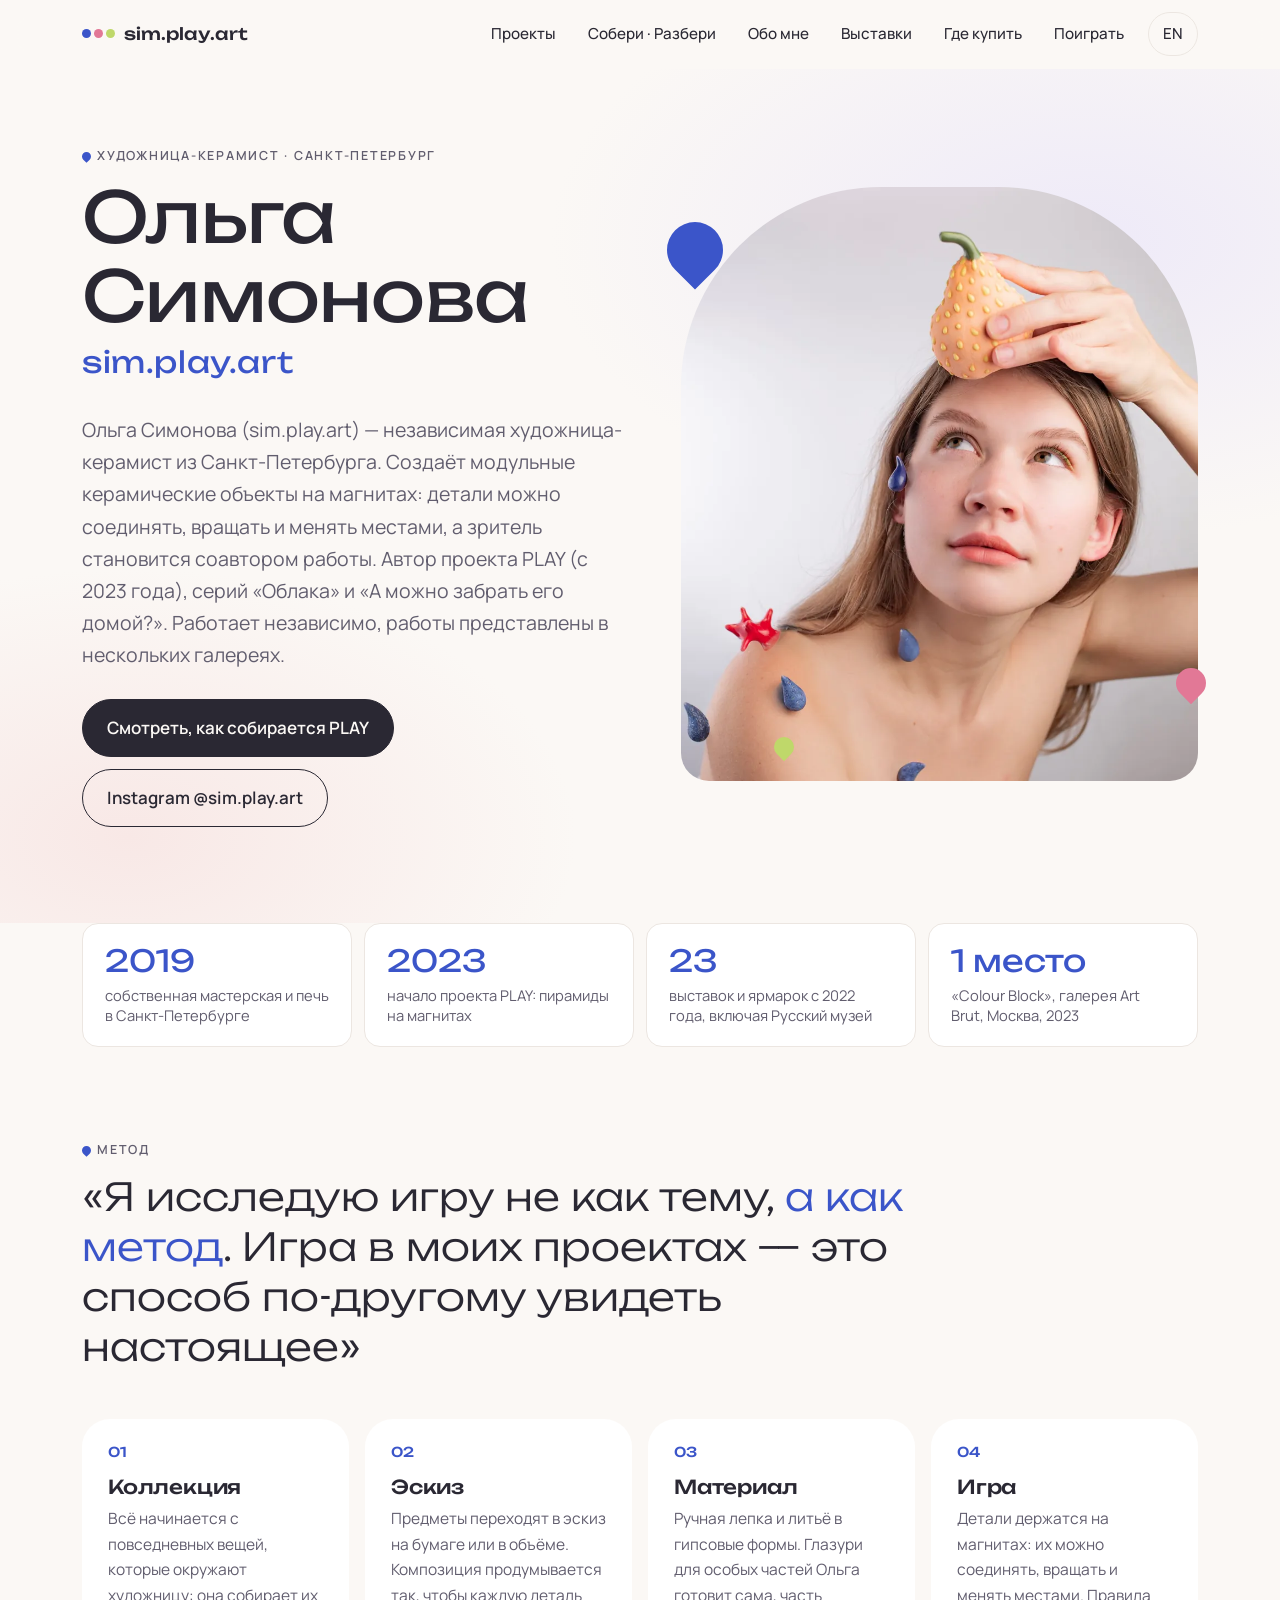
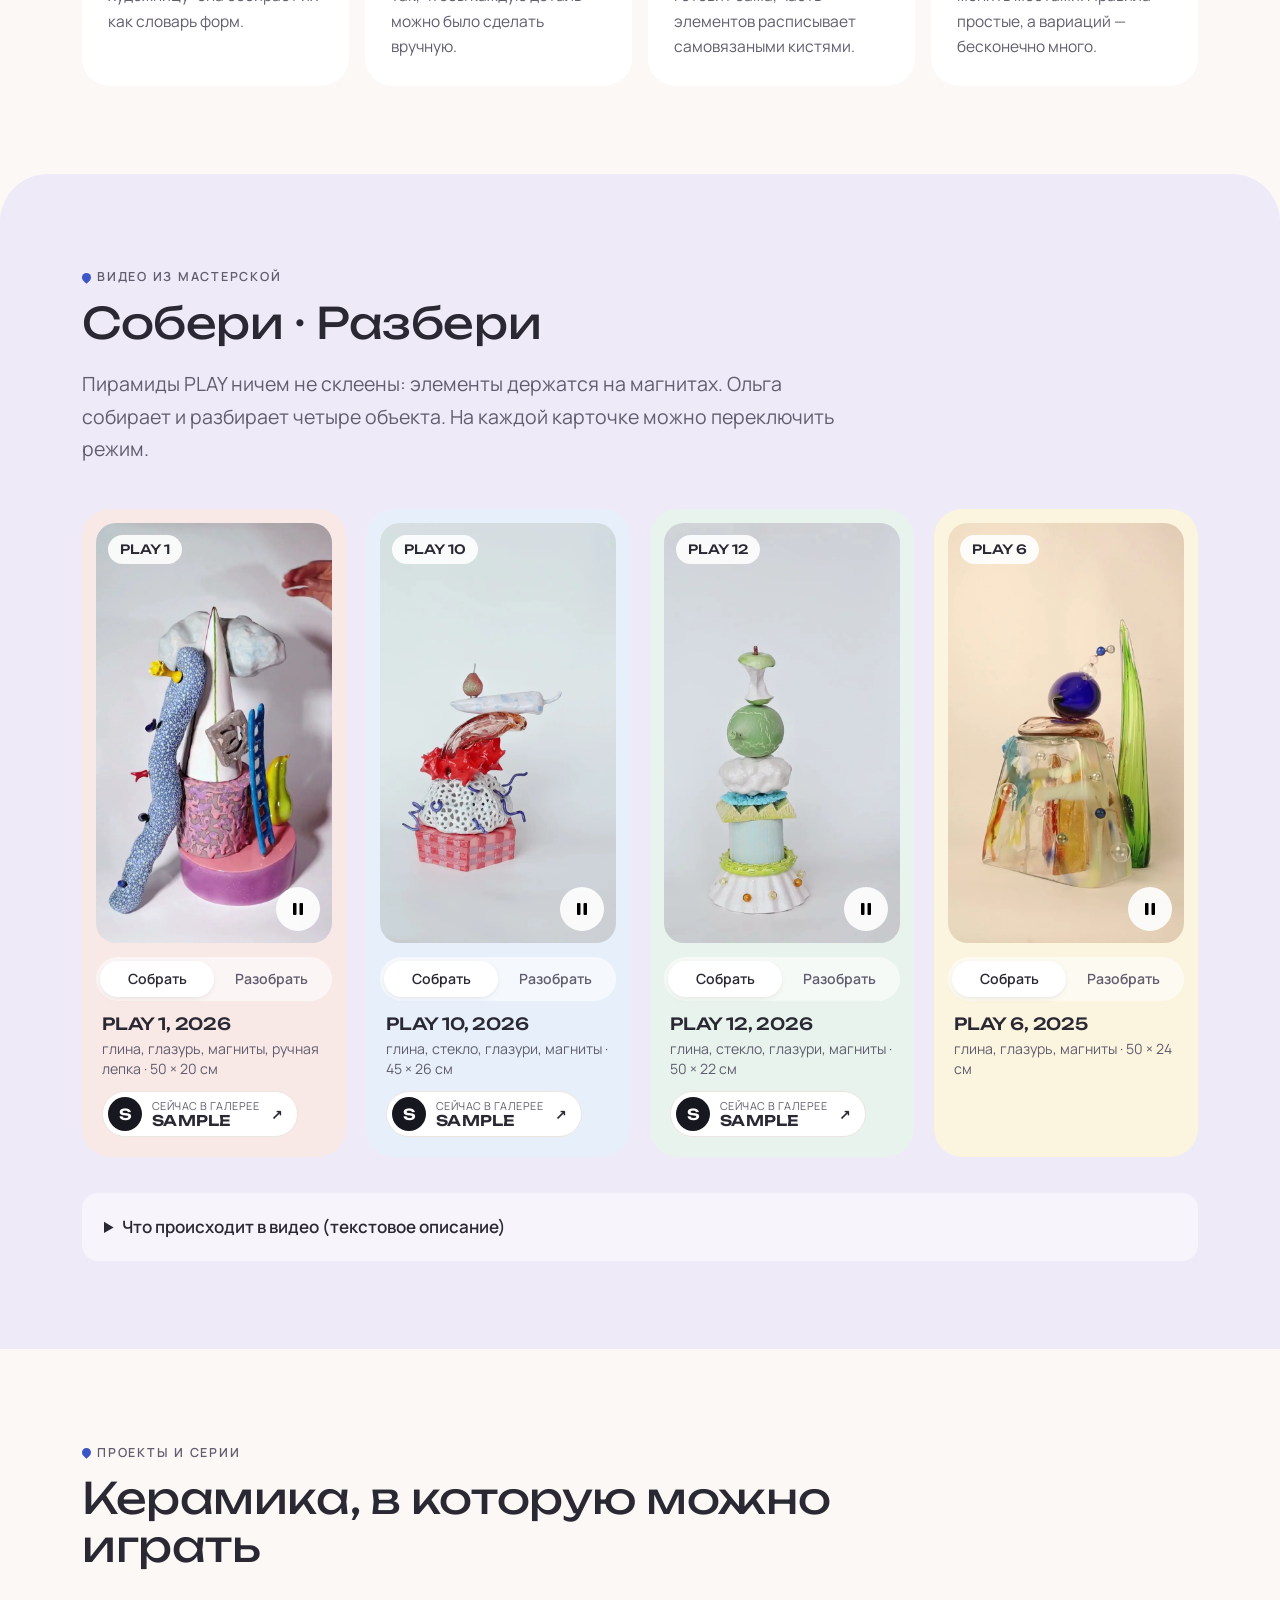
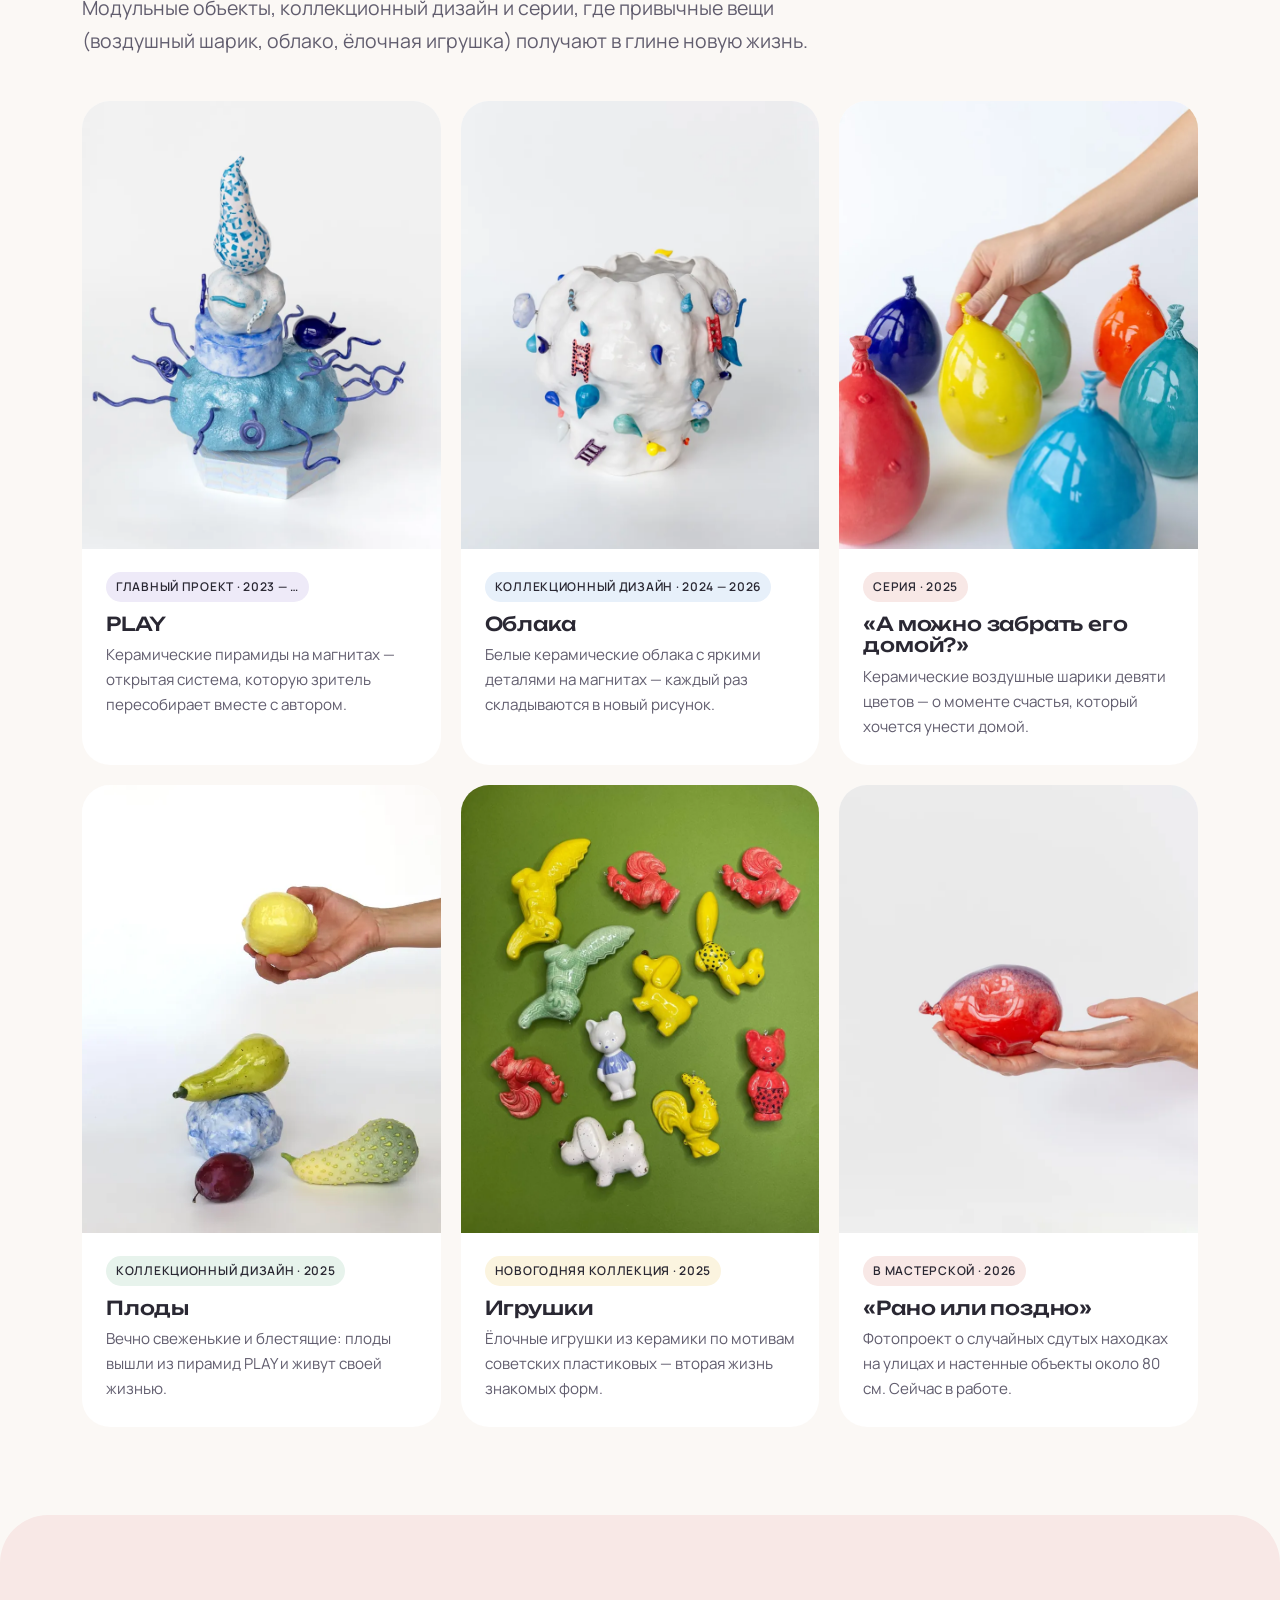
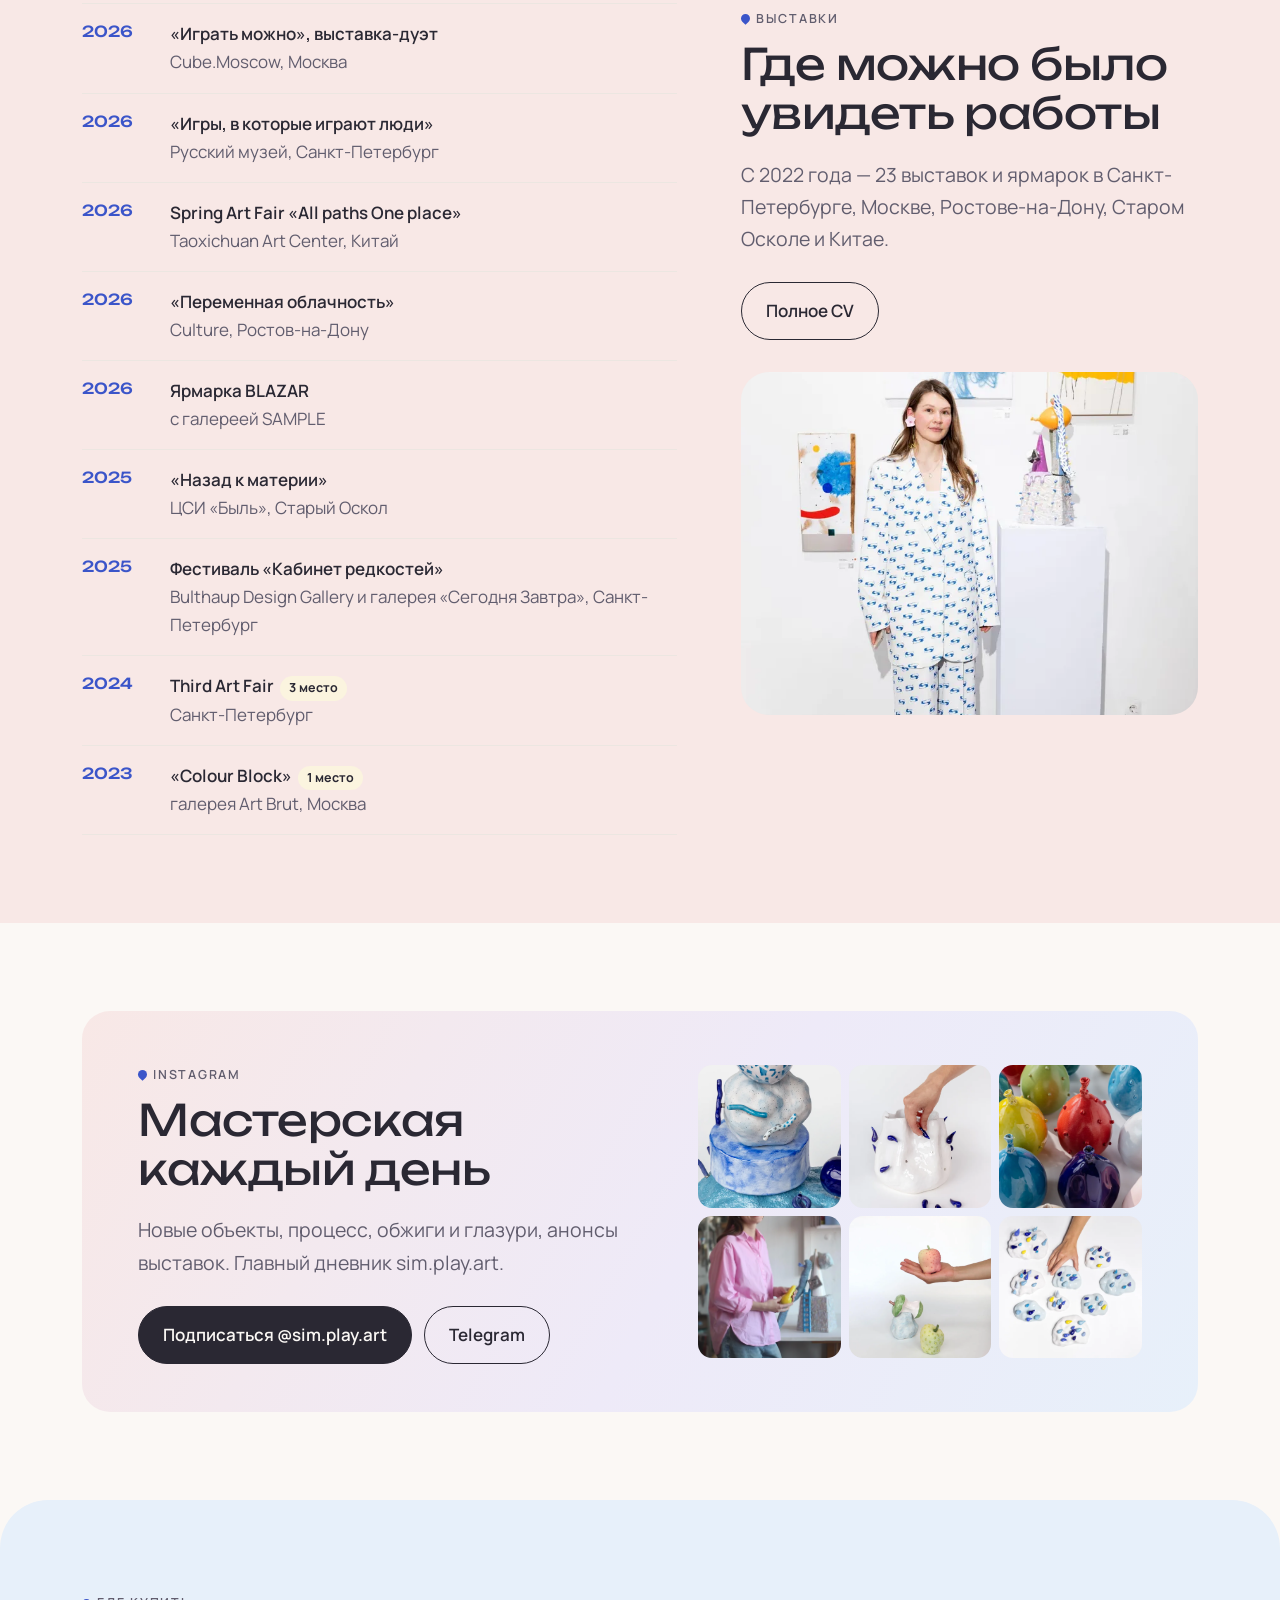
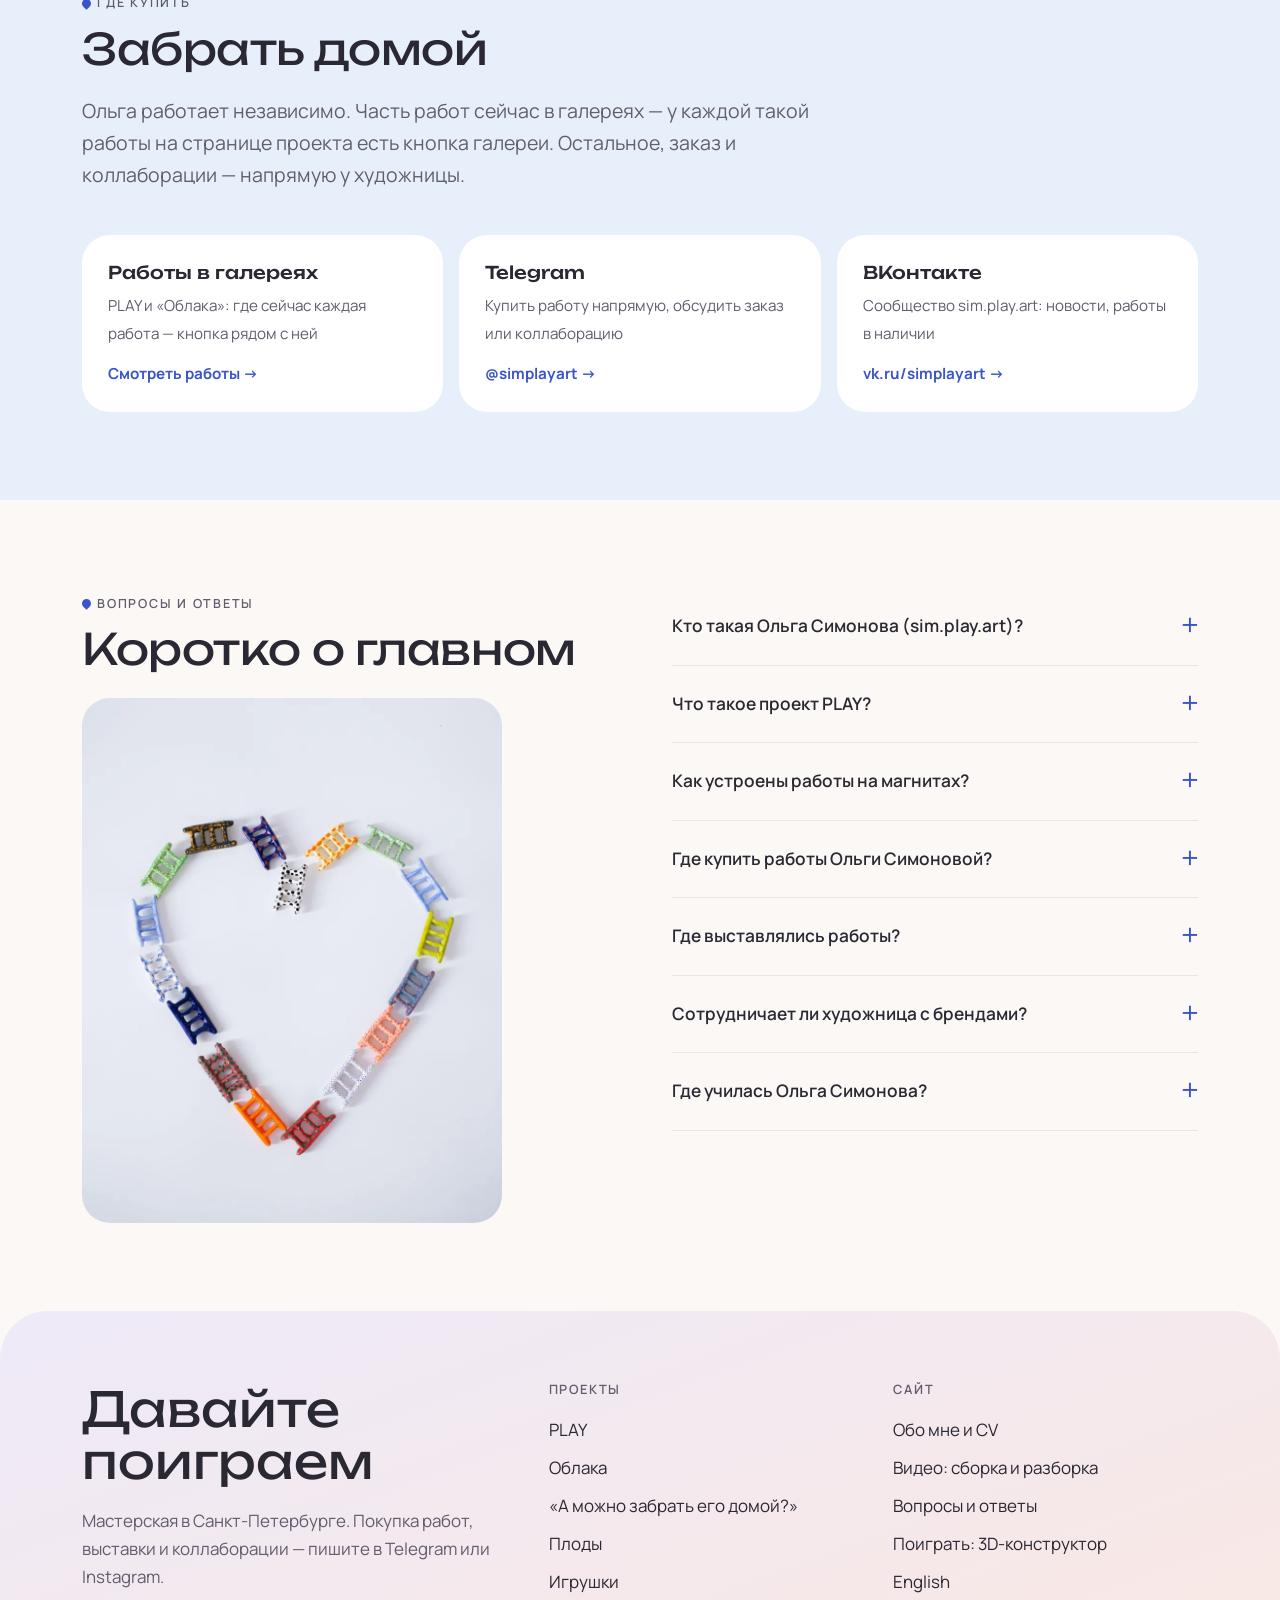
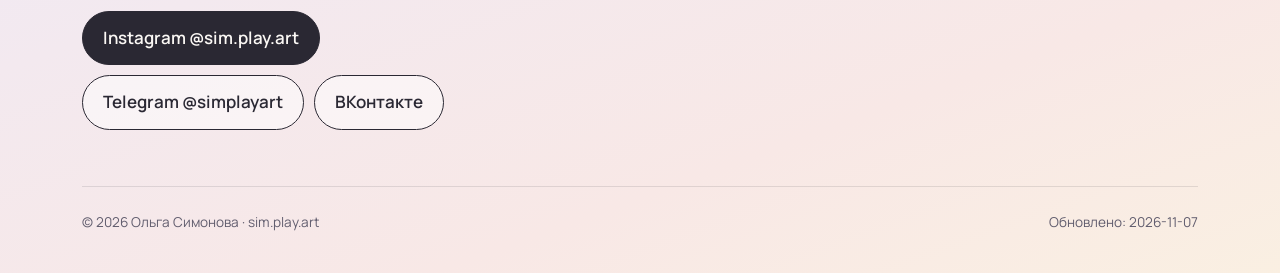
<file: docs/index.html>
<!doctype html>
<html lang="ru">
<head>
<meta charset="utf-8">
<meta name="viewport" content="width=device-width,initial-scale=1">
<title>Ольга Симонова (sim.play.art) — художница-керамист, Санкт-Петербург</title>
<meta name="description" content="Ольга Симонова (sim.play.art) — художница-керамист из Санкт-Петербурга. Керамические объекты на магнитах: проект PLAY, «Облака», «А можно забрать его домой?». Видео, выставки, где купить.">
<link rel="canonical" href="https://simplayart.ru/">
<link rel="alternate" hreflang="ru" href="https://simplayart.ru/"><link rel="alternate" hreflang="en" href="https://simplayart.ru/en/"><link rel="alternate" hreflang="x-default" href="https://simplayart.ru/">
<meta name="author" content="Ольга Симонова">
<meta property="og:type" content="profile">
<meta property="og:site_name" content="sim.play.art — Ольга Симонова">
<meta property="og:title" content="Ольга Симонова (sim.play.art) — художница-керамист, Санкт-Петербург">
<meta property="og:description" content="Ольга Симонова (sim.play.art) — художница-керамист из Санкт-Петербурга. Керамические объекты на магнитах: проект PLAY, «Облака», «А можно забрать его домой?». Видео, выставки, где купить.">
<meta property="og:url" content="https://simplayart.ru/">
<meta property="og:image" content="https://simplayart.ru/img/og-olga-simonova.jpg">
<meta property="og:locale" content="ru_RU">
<meta name="twitter:card" content="summary_large_image">
<meta name="theme-color" content="#FBF8F5">
<link rel="icon" href="data:image/svg+xml,%3Csvg xmlns='http://www.w3.org/2000/svg' viewBox='0 0 32 32'%3E%3Ccircle cx='7' cy='16' r='5' fill='%233B55C9'/%3E%3Ccircle cx='16' cy='16' r='5' fill='%23E27896'/%3E%3Ccircle cx='25' cy='16' r='5' fill='%23BFD86A'/%3E%3C/svg%3E">
<link rel="preconnect" href="https://fonts.googleapis.com"><link rel="preconnect" href="https://fonts.gstatic.com" crossorigin>
<link href="https://fonts.googleapis.com/css2?family=Manrope:wght@400;500;600;700&family=Unbounded:wght@300;400;500&display=swap&subset=cyrillic" rel="stylesheet">
<link rel="stylesheet" href="assets/style.css?v=157771bc">
<script type="application/ld+json">{"@context":"https://schema.org","@graph":[{"@type":"WebSite","@id":"https://simplayart.ru/#website","url":"https://simplayart.ru/","name":"Ольга Симонова — художница (sim.play.art)","inLanguage":["ru","en"],"publisher":{"@id":"https://simplayart.ru/#person"},"about":{"@id":"https://simplayart.ru/#person"}},{"@type":"Person","@id":"https://simplayart.ru/#person","name":"Ольга Симонова","alternateName":["sim.play.art","Olga Simonova","SimPlayArt"],"givenName":"Ольга","familyName":"Симонова","jobTitle":"Художница-керамист","description":"Ольга Симонова (sim.play.art) — независимая художница-керамист из Санкт-Петербурга. Создаёт модульные керамические объекты на магнитах: детали можно соединять, вращать и менять местами, а зритель становится соавтором работы. Автор проекта PLAY (с 2023 года), серий «Облака» и «А можно забрать его домой?». Работает независимо, работы представлены в нескольких галереях.","url":"https://simplayart.ru/","image":"https://simplayart.ru/img/olga-simonova-hudozhnitsa-keramist.webp","birthPlace":{"@type":"Place","name":"Псков, Россия"},"homeLocation":{"@type":"Place","name":"Санкт-Петербург, Россия"},"knowsAbout":["керамика","художественная керамика","коллекционный дизайн","глазури","ручная лепка","литьё в гипсовые формы","ceramic art"],"sameAs":["https://www.instagram.com/sim.play.art/","https://t.me/simplayart","https://vk.ru/simplayart","https://sample-art.com/authors/olga-simonova","https://bizar.art/author/olga-simonova-9117"],"subjectOf":[{"@type":"NewsArticle","headline":"«Переменная облачность»: выставка о женской изменчивости и внутренней силе","url":"https://snob.ru/art/peremennaia-oblachnost-vystavka-o-zhenskoi-izmenchivosti-i-vnutrennei-sile/","inLanguage":"ru","publisher":{"@type":"Organization","name":"Сноб","url":"https://snob.ru/"},"datePublished":"2026-03-16T12:00:00+03:00"},{"@type":"NewsArticle","headline":"«Не про инфантилизм, а про любовь»: Анастасия Постригай — о новой выставке «Играть можно»","url":"https://www.buro247.ru/culture/arts/24-feb-2026-postrigay-about-new-exhibition.html","inLanguage":"ru","publisher":{"@type":"Organization","name":"BURO.","url":"https://buro247.ru/"},"datePublished":"2026-02-24T12:00:00+03:00"},{"@type":"NewsArticle","headline":"Colour Block: победители всероссийского конкурса в галерее Art&Brut","url":"https://www.interior.ru/art/15901-color-block-pobediteli-vserossiiskogo-konkursa-v-galeree-artbrut.html","inLanguage":"ru","publisher":{"@type":"Organization","name":"Interior.ru","url":"https://interior.ru/"},"datePublished":"2023-07-26T12:00:00+03:00"},{"@type":"NewsArticle","headline":"В Ростове открылась выставка современного искусства «Переменная облачность»","url":"https://www.dg-yug.ru/article/20234661.html","inLanguage":"ru","publisher":{"@type":"Organization","name":"Деловая газета.Юг","url":"https://dg-yug.ru/"},"datePublished":"2026-03-18T12:00:00+03:00"},{"@type":"NewsArticle","headline":"Выставка Тимофея Малярова и Ольги Симоновой «Играть можно»","url":"https://artmoskovia.ru/vystavka-timofeya-malyarova-i-olgi-simonovoj-igrat-mozhno.html","inLanguage":"ru","publisher":{"@type":"Organization","name":"АртМосковия","url":"https://artmoskovia.ru/"},"datePublished":"2026-01-31T12:00:00+03:00"},{"@type":"NewsArticle","headline":"Работы Козина и Дашевского покажут в Русском музее на выставке об играх","url":"https://www.sobaka.ru/entertainment/art/213723","inLanguage":"ru","publisher":{"@type":"Organization","name":"Собака.ru","url":"https://sobaka.ru/"},"datePublished":"2026-04-23T12:00:00+03:00"},{"@type":"Article","headline":"Q&A: Ольга Симонова","url":"https://design-mate.ru/read/people/anketa/olga-simonova-questionnaire","inLanguage":"ru","publisher":{"@type":"Organization","name":"Design Mate","url":"https://design-mate.ru/"},"datePublished":"2024-02-12T12:00:00+03:00"},{"@type":"Article","headline":"Победители проекта «Стекольная сессия 2025»","url":"https://elaginpark.org/news/pobediteli-proekta-stekolnaya-sessiya-2025/","inLanguage":"ru","publisher":{"@type":"Organization","name":"ЦПКиО им. Кирова","url":"https://elaginpark.org/"}}]},{"@type":"ProfilePage","@id":"https://simplayart.ru/#page","url":"https://simplayart.ru/","name":"Ольга Симонова — художница-керамист","mainEntity":{"@id":"https://simplayart.ru/#person"},"dateModified":"2026-11-07T12:00:00+03:00","inLanguage":"ru"},{"@type":"FAQPage","mainEntity":[{"@type":"Question","name":"Кто такая Ольга Симонова (sim.play.art)?","acceptedAnswer":{"@type":"Answer","text":"Ольга Симонова (sim.play.art) — независимая художница-керамист из Санкт-Петербурга. Создаёт модульные керамические объекты на магнитах: детали можно соединять, вращать и менять местами, а зритель становится соавтором работы. Автор проекта PLAY (с 2023 года), серий «Облака» и «А можно забрать его домой?». Работает независимо, работы представлены в нескольких галереях."}},{"@type":"Question","name":"Что такое проект PLAY?","acceptedAnswer":{"@type":"Answer","text":"PLAY — проект Ольги Симоновой с 2023 года: керамические «пирамиды», которые собираются из элементов на магнитах. Детали можно соединять, вращать и менять местами, поэтому объект не зафиксирован и зритель может пересобрать его сам."}},{"@type":"Question","name":"Как устроены работы на магнитах?","acceptedAnswer":{"@type":"Answer","text":"Каждая деталь — отдельный керамический элемент, вылепленный вручную или отлитый в гипсовой форме, с вклеенными магнитами. Элементы держатся друг на друге без клея, поэтому композицию можно менять: в «Облаках» — переставлять яркие капли, в PLAY — собирать пирамиду в другом порядке."}},{"@type":"Question","name":"Где купить работы Ольги Симоновой?","acceptedAnswer":{"@type":"Answer","text":"Ольга — независимая художница. Отдельные работы сейчас представлены в галереях: на страницах проектов у каждой такой работы есть кнопка галереи. Напрямую у художницы можно купить работы и обсудить заказ через Telegram @simplayart, Instagram @sim.play.art или сообщество ВКонтакте vk.ru/simplayart."}},{"@type":"Question","name":"Где выставлялись работы?","acceptedAnswer":{"@type":"Answer","text":"В Русском музее («Игры, в которые играют люди», 2026), Cube.Moscow («Играть можно», 2026), Taoxichuan Art Center в Китае (2026), ЦСИ «Быль» (2025), на фестивале «Кабинет редкостей» в Bulthaup Design Gallery (2025), ярмарках Port Art Fair и Third Art Fair в Санкт-Петербурге."}},{"@type":"Question","name":"Сотрудничает ли художница с брендами?","acceptedAnswer":{"@type":"Answer","text":"Да: коллаборация с рестораном ВОВО (сет Signature XV, 2025), проект для фотоателье «UU» (2025), проект «Лёгкий ужин» с Nataliia Leskova (2024). Для предложений — Telegram @simplayart."}},{"@type":"Question","name":"Где училась Ольга Симонова?","acceptedAnswer":{"@type":"Answer","text":"В Санкт-Петербургской государственной художественно-промышленной академии им. А. Л. Штиглица на кафедре художественной керамики и стекла (с 2014 года) и в СПбГУПТД на факультете графического дизайна (2012–2014). С 2019 года работает в собственной мастерской."}}]},{"@type":"VideoObject","name":"PLAY 1 — сборка объекта на магнитах · Ольга Симонова","description":"Ольга по одному снимает элементы пирамиды PLAY 1 — голубую «волну» в крапинку, белый конус, облако, синюю лестницу, жёлтую грушу и розовый фактурный цилиндр, — а затем собирает объект обратно на сиреневом основании.","thumbnailUrl":"https://simplayart.ru/img/play-1-poster.webp","contentUrl":"https://simplayart.ru/video/play-1-sborka.mp4","uploadDate":"2026-11-06T12:00:00+03:00","creator":{"@id":"https://simplayart.ru/#person"},"inLanguage":"ru"},{"@type":"VideoObject","name":"PLAY 1 — разборка объекта на магнитах · Ольга Симонова","description":"Ольга по одному снимает элементы пирамиды PLAY 1 — голубую «волну» в крапинку, белый конус, облако, синюю лестницу, жёлтую грушу и розовый фактурный цилиндр, — а затем собирает объект обратно на сиреневом основании.","thumbnailUrl":"https://simplayart.ru/img/play-1-poster.webp","contentUrl":"https://simplayart.ru/video/play-1-razborka.mp4","uploadDate":"2026-11-06T12:00:00+03:00","creator":{"@id":"https://simplayart.ru/#person"},"inLanguage":"ru"},{"@type":"VideoObject","name":"PLAY 10 — сборка объекта на магнитах · Ольга Симонова","description":"PLAY 10 разбирается на розовое клетчатое основание, белый перфорированный купол с синими «червячками» на магнитах, красные цветы-звёзды, розовую стеклянную «волну», белое облако и грушу на вершине — и собирается снова.","thumbnailUrl":"https://simplayart.ru/img/play-10-poster.webp","contentUrl":"https://simplayart.ru/video/play-10-sborka.mp4","uploadDate":"2026-11-06T12:00:00+03:00","creator":{"@id":"https://simplayart.ru/#person"},"inLanguage":"ru"},{"@type":"VideoObject","name":"PLAY 10 — разборка объекта на магнитах · Ольга Симонова","description":"PLAY 10 разбирается на розовое клетчатое основание, белый перфорированный купол с синими «червячками» на магнитах, красные цветы-звёзды, розовую стеклянную «волну», белое облако и грушу на вершине — и собирается снова.","thumbnailUrl":"https://simplayart.ru/img/play-10-poster.webp","contentUrl":"https://simplayart.ru/video/play-10-razborka.mp4","uploadDate":"2026-11-06T12:00:00+03:00","creator":{"@id":"https://simplayart.ru/#person"},"inLanguage":"ru"},{"@type":"VideoObject","name":"PLAY 12 — сборка объекта на магнитах · Ольга Симонова","description":"Пирамида PLAY 12 складывается из белого основания с воланом, салатового кольца с бусинами, голубого цилиндра, зубчатых «воротников», облака, зелёного шара и огрызка яблока на вершине.","thumbnailUrl":"https://simplayart.ru/img/play-12-poster.webp","contentUrl":"https://simplayart.ru/video/play-12-sborka.mp4","uploadDate":"2026-11-06T12:00:00+03:00","creator":{"@id":"https://simplayart.ru/#person"},"inLanguage":"ru"},{"@type":"VideoObject","name":"PLAY 12 — разборка объекта на магнитах · Ольга Симонова","description":"Пирамида PLAY 12 складывается из белого основания с воланом, салатового кольца с бусинами, голубого цилиндра, зубчатых «воротников», облака, зелёного шара и огрызка яблока на вершине.","thumbnailUrl":"https://simplayart.ru/img/play-12-poster.webp","contentUrl":"https://simplayart.ru/video/play-12-razborka.mp4","uploadDate":"2026-11-06T12:00:00+03:00","creator":{"@id":"https://simplayart.ru/#person"},"inLanguage":"ru"},{"@type":"VideoObject","name":"PLAY 6 — сборка объекта на магнитах · Ольга Симонова","description":"PLAY 6 собирается из прозрачной трапеции с цветными включениями, синего шара с бусинами на магнитах, розовой «подушки» и зелёного листа-лезвия.","thumbnailUrl":"https://simplayart.ru/img/play-6-poster.webp","contentUrl":"https://simplayart.ru/video/play-6-sborka.mp4","uploadDate":"2026-11-06T12:00:00+03:00","creator":{"@id":"https://simplayart.ru/#person"},"inLanguage":"ru"},{"@type":"VideoObject","name":"PLAY 6 — разборка объекта на магнитах · Ольга Симонова","description":"PLAY 6 собирается из прозрачной трапеции с цветными включениями, синего шара с бусинами на магнитах, розовой «подушки» и зелёного листа-лезвия.","thumbnailUrl":"https://simplayart.ru/img/play-6-poster.webp","contentUrl":"https://simplayart.ru/video/play-6-razborka.mp4","uploadDate":"2026-11-06T12:00:00+03:00","creator":{"@id":"https://simplayart.ru/#person"},"inLanguage":"ru"},{"@type":"ItemList","name":"Проекты Ольги Симоновой","itemListElement":[{"@type":"ListItem","position":1,"url":"https://simplayart.ru/works/play/","name":"PLAY"},{"@type":"ListItem","position":2,"url":"https://simplayart.ru/works/oblaka/","name":"Облака"},{"@type":"ListItem","position":3,"url":"https://simplayart.ru/works/shariki/","name":"«А можно забрать его домой?»"},{"@type":"ListItem","position":4,"url":"https://simplayart.ru/works/plody/","name":"Плоды"},{"@type":"ListItem","position":5,"url":"https://simplayart.ru/works/igrushki/","name":"Игрушки"}]}]}</script>
</head>
<body>
<a class="skip" href="#main">К содержанию</a>
<header class="site-head"><div class="wrap head-in">
<a class="logo" href="./" aria-label="sim.play.art — на главную"><span class="logo-dots"><i></i><i></i><i></i></span>sim.play.art</a>
<button class="burger" aria-label="Меню" aria-expanded="false" aria-controls="nav"><span></span><span></span><span></span></button>
<nav class="nav" id="nav" aria-label="Основная навигация"><a href="#projects">Проекты</a><a href="#play-video">Собери · Разбери</a><a href="about/">Обо мне</a><a href="about/#cv">Выставки</a><a href="#buy">Где купить</a><a href="play/">Поиграть</a><a class="lang" href="en/" hreflang="en" lang="en">EN</a></nav>
</div></header>
<main id="main">

<section class="hero"><div class="hero-bg"></div><div class="wrap hero-grid">
<div class="reveal in"><span class="eyebrow">Художница-керамист · Санкт-Петербург</span>
<h1>Ольга Симонова<span class="nick">sim.play.art</span></h1>
<p class="lead">Ольга Симонова (sim.play.art) — независимая художница-керамист из Санкт-Петербурга. Создаёт модульные керамические объекты на магнитах: детали можно соединять, вращать и менять местами, а зритель становится соавтором работы. Автор проекта PLAY (с 2023 года), серий «Облака» и «А можно забрать его домой?». Работает независимо, работы представлены в нескольких галереях.</p>
<div class="btns"><a class="btn btn-fill" href="#play-video">Смотреть, как собирается PLAY</a><a class="btn btn-ghost" href="https://www.instagram.com/sim.play.art/" target="_blank" rel="me noopener">Instagram @sim.play.art</a></div></div>
<div class="hero-media"><img src="img/olga-simonova-portret-s-plodom.webp" srcset="img/olga-simonova-portret-s-plodom-720.webp 982w, img/olga-simonova-portret-s-plodom.webp 1862w" sizes="(min-width:900px) 45vw, 100vw" width="1862" height="2048" alt="Ольга Симонова, художница-керамист sim.play.art, с керамическим плодом на голове" fetchpriority="high">
<span class="blob b1"></span><span class="blob b2"></span><span class="blob b3"></span></div>
</div></section>

<section class="wrap" aria-label="Коротко о художнице"><div class="facts reveal">
<div class="fact"><b>2019</b><span>собственная мастерская и печь в Санкт-Петербурге</span></div>
<div class="fact"><b>2023</b><span>начало проекта PLAY: пирамиды на магнитах</span></div>
<div class="fact"><b>23</b><span>выставок и ярмарок с 2022 года, включая Русский музей</span></div>
<div class="fact"><b>1 место</b><span>«Colour Block», галерея Art Brut, Москва, 2023</span></div>
</div></section>

<section class="section" id="method"><div class="wrap">
<span class="eyebrow">Метод</span>
<p class="quote reveal">«Я исследую игру не как тему, <em>а как метод</em>. Игра в моих проектах — это способ по-другому увидеть настоящее»</p>
<ol class="steps"><li class="reveal"><h3>Коллекция</h3><p>Всё начинается с повседневных вещей, которые окружают художницу: она собирает их как словарь форм.</p></li><li class="reveal"><h3>Эскиз</h3><p>Предметы переходят в эскиз на бумаге или в объёме. Композиция продумывается так, чтобы каждую деталь можно было сделать вручную.</p></li><li class="reveal"><h3>Материал</h3><p>Ручная лепка и литьё в гипсовые формы. Глазури для особых частей Ольга готовит сама, часть элементов расписывает самовязаными кистями.</p></li><li class="reveal"><h3>Игра</h3><p>Детали держатся на магнитах: их можно соединять, вращать и менять местами. Правила простые, а вариаций — бесконечно много.</p></li></ol>
</div></section>

<section class="section tint-lilac round-top" id="play-video"><div class="wrap"><div class="section-head reveal"><span class="eyebrow">Видео из мастерской</span>
<h2>Собери · Разбери</h2>
<p class="lead">Пирамиды PLAY ничем не склеены: элементы держатся на магнитах. Ольга собирает и разбирает четыре объекта. На каждой карточке можно переключить режим.</p></div><div class="play-grid"><article class="vcard" style="--c:var(--blush)">
<div class="vframe"><video muted loop playsinline preload="none" poster="img/play-1-poster.webp" data-src="video/play-1-sborka.mp4" aria-label="PLAY 1: сборка и разборка керамического объекта на магнитах"></video>
<span class="vbadge">PLAY 1</span>
<button class="vplay" aria-label="Пауза / воспроизведение"><svg class="i-pause" viewBox="0 0 16 16"><rect x="3" y="2" width="3.5" height="12" rx="1"/><rect x="9.5" y="2" width="3.5" height="12" rx="1"/></svg><svg class="i-play" viewBox="0 0 16 16"><path d="M4 2.5v11l9.5-5.5z"/></svg></button></div>
<div class="seg" role="group" aria-label="Режим видео">
<button aria-pressed="true" data-src="video/play-1-sborka.mp4" data-poster="img/play-1-poster.webp">Собрать</button>
<button aria-pressed="false" data-src="video/play-1-razborka.mp4" data-poster="img/play-1-poster-razborka.webp">Разобрать</button></div>
<div class="vcap"><h3>PLAY 1, 2026</h3><p>глина, глазурь, магниты, ручная лепка · 50 × 20 см</p><div class="gal-btns"><a class="gal-btn" href="https://sample-art.com/catalog/Ceramics/olga-simonova/pley-1-6774" target="_blank" rel="noopener" style="--g:#17171f" aria-label="Сейчас в галерее SAMPLE (откроется сайт галереи)"><i aria-hidden="true">S</i><span><small>Сейчас в галерее</small><b>SAMPLE</b></span><em aria-hidden="true">↗</em></a></div></div>
</article><article class="vcard" style="--c:var(--sky)">
<div class="vframe"><video muted loop playsinline preload="none" poster="img/play-10-poster.webp" data-src="video/play-10-sborka.mp4" aria-label="PLAY 10: сборка и разборка керамического объекта на магнитах"></video>
<span class="vbadge">PLAY 10</span>
<button class="vplay" aria-label="Пауза / воспроизведение"><svg class="i-pause" viewBox="0 0 16 16"><rect x="3" y="2" width="3.5" height="12" rx="1"/><rect x="9.5" y="2" width="3.5" height="12" rx="1"/></svg><svg class="i-play" viewBox="0 0 16 16"><path d="M4 2.5v11l9.5-5.5z"/></svg></button></div>
<div class="seg" role="group" aria-label="Режим видео">
<button aria-pressed="true" data-src="video/play-10-sborka.mp4" data-poster="img/play-10-poster.webp">Собрать</button>
<button aria-pressed="false" data-src="video/play-10-razborka.mp4" data-poster="img/play-10-poster-razborka.webp">Разобрать</button></div>
<div class="vcap"><h3>PLAY 10, 2026</h3><p>глина, стекло, глазури, магниты · 45 × 26 см</p><div class="gal-btns"><a class="gal-btn" href="https://sample-art.com/catalog/Ceramics/olga-simonova/pley-10-6772" target="_blank" rel="noopener" style="--g:#17171f" aria-label="Сейчас в галерее SAMPLE (откроется сайт галереи)"><i aria-hidden="true">S</i><span><small>Сейчас в галерее</small><b>SAMPLE</b></span><em aria-hidden="true">↗</em></a></div></div>
</article><article class="vcard" style="--c:var(--mint)">
<div class="vframe"><video muted loop playsinline preload="none" poster="img/play-12-poster.webp" data-src="video/play-12-sborka.mp4" aria-label="PLAY 12: сборка и разборка керамического объекта на магнитах"></video>
<span class="vbadge">PLAY 12</span>
<button class="vplay" aria-label="Пауза / воспроизведение"><svg class="i-pause" viewBox="0 0 16 16"><rect x="3" y="2" width="3.5" height="12" rx="1"/><rect x="9.5" y="2" width="3.5" height="12" rx="1"/></svg><svg class="i-play" viewBox="0 0 16 16"><path d="M4 2.5v11l9.5-5.5z"/></svg></button></div>
<div class="seg" role="group" aria-label="Режим видео">
<button aria-pressed="true" data-src="video/play-12-sborka.mp4" data-poster="img/play-12-poster.webp">Собрать</button>
<button aria-pressed="false" data-src="video/play-12-razborka.mp4" data-poster="img/play-12-poster-razborka.webp">Разобрать</button></div>
<div class="vcap"><h3>PLAY 12, 2026</h3><p>глина, стекло, глазури, магниты · 50 × 22 см</p><div class="gal-btns"><a class="gal-btn" href="https://sample-art.com/catalog/Ceramics/olga-simonova/pley-12-6771" target="_blank" rel="noopener" style="--g:#17171f" aria-label="Сейчас в галерее SAMPLE (откроется сайт галереи)"><i aria-hidden="true">S</i><span><small>Сейчас в галерее</small><b>SAMPLE</b></span><em aria-hidden="true">↗</em></a></div></div>
</article><article class="vcard" style="--c:var(--butter)">
<div class="vframe"><video muted loop playsinline preload="none" poster="img/play-6-poster.webp" data-src="video/play-6-sborka.mp4" aria-label="PLAY 6: сборка и разборка керамического объекта на магнитах"></video>
<span class="vbadge">PLAY 6</span>
<button class="vplay" aria-label="Пауза / воспроизведение"><svg class="i-pause" viewBox="0 0 16 16"><rect x="3" y="2" width="3.5" height="12" rx="1"/><rect x="9.5" y="2" width="3.5" height="12" rx="1"/></svg><svg class="i-play" viewBox="0 0 16 16"><path d="M4 2.5v11l9.5-5.5z"/></svg></button></div>
<div class="seg" role="group" aria-label="Режим видео">
<button aria-pressed="true" data-src="video/play-6-sborka.mp4" data-poster="img/play-6-poster.webp">Собрать</button>
<button aria-pressed="false" data-src="video/play-6-razborka.mp4" data-poster="img/play-6-poster-razborka.webp">Разобрать</button></div>
<div class="vcap"><h3>PLAY 6, 2025</h3><p>глина, глазурь, магниты · 50 × 24 см</p></div>
</article></div>
<details class="transcript"><summary>Что происходит в видео (текстовое описание)</summary><p><b>PLAY 1.</b> Ольга по одному снимает элементы пирамиды PLAY 1 — голубую «волну» в крапинку, белый конус, облако, синюю лестницу, жёлтую грушу и розовый фактурный цилиндр, — а затем собирает объект обратно на сиреневом основании.</p><p><b>PLAY 10.</b> PLAY 10 разбирается на розовое клетчатое основание, белый перфорированный купол с синими «червячками» на магнитах, красные цветы-звёзды, розовую стеклянную «волну», белое облако и грушу на вершине — и собирается снова.</p><p><b>PLAY 12.</b> Пирамида PLAY 12 складывается из белого основания с воланом, салатового кольца с бусинами, голубого цилиндра, зубчатых «воротников», облака, зелёного шара и огрызка яблока на вершине.</p><p><b>PLAY 6.</b> PLAY 6 собирается из прозрачной трапеции с цветными включениями, синего шара с бусинами на магнитах, розовой «подушки» и зелёного листа-лезвия.</p></details></div></section>

<section class="section" id="projects"><div class="wrap">
<div class="section-head reveal"><span class="eyebrow">Проекты и серии</span><h2>Керамика, в которую можно играть</h2>
<p class="lead">Модульные объекты, коллекционный дизайн и серии, где привычные вещи (воздушный шарик, облако, ёлочная игрушка) получают в глине новую жизнь.</p></div>
<div class="cards"><a class="card reveal" href="works/play/" style="--c:var(--lilac)">
<div class="card-img"><img src="img/play-11-keramika-2026.webp" srcset="img/play-11-keramika-2026-720.webp 810w, img/play-11-keramika-2026.webp 1536w" sizes="(min-width:1000px) 33vw, (min-width:620px) 50vw, 100vw" width="1536" height="2048" alt="PLAY — Керамические пирамиды на магнитах — открытая система, которую зритель пересобирает вместе с автором." loading="lazy" decoding="async"></div>
<div class="card-body"><span class="tag">Главный проект · 2023 — …</span><h3>PLAY</h3><p>Керамические пирамиды на магнитах — открытая система, которую зритель пересобирает вместе с автором.</p></div></a><a class="card reveal" href="works/oblaka/" style="--c:var(--sky)">
<div class="card-img"><img src="img/oblako-snezhny-kom-2026.webp" srcset="img/oblako-snezhny-kom-2026-720.webp 810w, img/oblako-snezhny-kom-2026.webp 1536w" sizes="(min-width:1000px) 33vw, (min-width:620px) 50vw, 100vw" width="1536" height="2048" alt="Облака — Белые керамические облака с яркими деталями на магнитах — каждый раз складываются в новый рисунок." loading="lazy" decoding="async"></div>
<div class="card-body"><span class="tag">Коллекционный дизайн · 2024 — 2026</span><h3>Облака</h3><p>Белые керамические облака с яркими деталями на магнитах — каждый раз складываются в новый рисунок.</p></div></a><a class="card reveal" href="works/shariki/" style="--c:var(--blush)">
<div class="card-img"><img src="img/keramicheskie-shariki-a-mozhno-zabrat-ego-domoy.webp" srcset="img/keramicheskie-shariki-a-mozhno-zabrat-ego-domoy-720.webp 720w, img/keramicheskie-shariki-a-mozhno-zabrat-ego-domoy.webp 1366w" sizes="(min-width:1000px) 33vw, (min-width:620px) 50vw, 100vw" width="1366" height="2048" alt="«А можно забрать его домой?» — Керамические воздушные шарики девяти цветов — о моменте счастья, который хочется унести домой." loading="lazy" decoding="async"></div>
<div class="card-body"><span class="tag">Серия · 2025</span><h3>«А можно забрать его домой?»</h3><p>Керамические воздушные шарики девяти цветов — о моменте счастья, который хочется унести домой.</p></div></a><a class="card reveal" href="works/plody/" style="--c:var(--mint)">
<div class="card-img"><img src="img/plody-keramika-limon-grusha.webp" srcset="img/plody-keramika-limon-grusha-720.webp 720w, img/plody-keramika-limon-grusha.webp 1600w" sizes="(min-width:1000px) 33vw, (min-width:620px) 50vw, 100vw" width="1600" height="1600" alt="Плоды — Вечно свеженькие и блестящие: плоды вышли из пирамид PLAY и живут своей жизнью." loading="lazy" decoding="async"></div>
<div class="card-body"><span class="tag">Коллекционный дизайн · 2025</span><h3>Плоды</h3><p>Вечно свеженькие и блестящие: плоды вышли из пирамид PLAY и живут своей жизнью.</p></div></a><a class="card reveal" href="works/igrushki/" style="--c:var(--butter)">
<div class="card-img"><img src="img/elochnye-igrushki-nabor.webp" srcset="img/elochnye-igrushki-nabor-720.webp 810w, img/elochnye-igrushki-nabor.webp 960w" sizes="(min-width:1000px) 33vw, (min-width:620px) 50vw, 100vw" width="960" height="1280" alt="Игрушки — Ёлочные игрушки из керамики по мотивам советских пластиковых — вторая жизнь знакомых форм." loading="lazy" decoding="async"></div>
<div class="card-body"><span class="tag">Новогодняя коллекция · 2025</span><h3>Игрушки</h3><p>Ёлочные игрушки из керамики по мотивам советских пластиковых — вторая жизнь знакомых форм.</p></div></a><a class="card reveal" href="works/shariki/#gallery" style="--c:var(--blush)">
<div class="card-img"><img src="img/rano-ili-pozdno-krasnyy-sharik.webp" srcset="img/rano-ili-pozdno-krasnyy-sharik-720.webp 810w, img/rano-ili-pozdno-krasnyy-sharik.webp 1536w" sizes="(min-width:1000px) 33vw, (min-width:620px) 50vw, 100vw" width="1536" height="2048" alt="«Рано или поздно» — керамический сдутый шарик, проект в работе" loading="lazy" decoding="async"></div>
<div class="card-body"><span class="tag">В мастерской · 2026</span><h3>«Рано или поздно»</h3><p>Фотопроект о случайных сдутых находках на улицах и настенные объекты около 80 см. Сейчас в работе.</p></div></a></div></div></section>

<section class="section tint-blush round-top" id="exhibitions"><div class="wrap two wide-l">
<div class="reveal"><ul class="ex-list"><li><span class="y">2026</span><span><span class="w">«Играть можно», выставка-дуэт</span><br><span class="p">Cube.Moscow, Москва</span></span></li><li><span class="y">2026</span><span><span class="w">«Игры, в которые играют люди»</span><br><span class="p">Русский музей, Санкт-Петербург</span></span></li><li><span class="y">2026</span><span><span class="w">Spring Art Fair «All paths One place»</span><br><span class="p">Taoxichuan Art Center, Китай</span></span></li><li><span class="y">2026</span><span><span class="w">«Переменная облачность»</span><br><span class="p">Culture, Ростов-на-Дону</span></span></li><li><span class="y">2026</span><span><span class="w">Ярмарка BLAZAR</span><br><span class="p">с галереей SAMPLE</span></span></li><li><span class="y">2025</span><span><span class="w">«Назад к материи»</span><br><span class="p">ЦСИ «Быль», Старый Оскол</span></span></li><li><span class="y">2025</span><span><span class="w">Фестиваль «Кабинет редкостей»</span><br><span class="p">Bulthaup Design Gallery и галерея «Сегодня Завтра», Санкт-Петербург</span></span></li><li><span class="y">2024</span><span><span class="w">Third Art Fair</span><span class="award">3 место</span><br><span class="p">Санкт-Петербург</span></span></li><li><span class="y">2023</span><span><span class="w">«Colour Block»</span><span class="award">1 место</span><br><span class="p">галерея Art Brut, Москва</span></span></li></ul></div>
<div class="reveal"><span class="eyebrow">Выставки</span><h2>Где можно было увидеть работы</h2>
<p class="lead">С 2022 года — 23 выставок и ярмарок в Санкт-Петербурге, Москве, Ростове-на-Дону, Старом Осколе и Китае.</p>
<div class="btns"><a class="btn btn-ghost" href="about/#cv">Полное CV</a></div>
<img style="border-radius:var(--radius);margin-top:32px;aspect-ratio:4/3;object-fit:cover;width:100%" src="img/olga-simonova-na-vystavke.webp" srcset="img/olga-simonova-na-vystavke-720.webp 720w, img/olga-simonova-na-vystavke.webp 1366w" sizes="(min-width:900px) 40vw, 100vw" width="1366" height="2048" alt="Ольга Симонова на выставке рядом со своими работами" loading="lazy" decoding="async" class="reveal">
</div></div></section>

<section class="section" id="instagram"><div class="wrap"><div class="ig-band reveal">
<div><span class="eyebrow">Instagram</span><h2>Мастерская каждый день</h2>
<p class="lead">Новые объекты, процесс, обжиги и глазури, анонсы выставок. Главный дневник sim.play.art.</p>
<div class="btns"><a class="btn btn-fill" href="https://www.instagram.com/sim.play.art/" target="_blank" rel="me noopener">Подписаться @sim.play.art</a><a class="btn btn-ghost" href="https://t.me/simplayart" target="_blank" rel="me noopener">Telegram</a></div></div>
<div class="ig-thumbs"><img src="img/play-11-detal.webp" srcset="img/play-11-detal-720.webp 810w, img/play-11-detal.webp 1536w" sizes="(min-width:900px) 12vw, 30vw" width="1536" height="2048" alt="PLAY 11, деталь" loading="lazy" decoding="async"><img src="img/oblako-kapli-ruka.webp" srcset="img/oblako-kapli-ruka-720.webp 810w, img/oblako-kapli-ruka.webp 1536w" sizes="(min-width:900px) 12vw, 30vw" width="1536" height="2048" alt="Облако «Капли»" loading="lazy" decoding="async"><img src="img/keramicheskie-shariki-tsvetnye.webp" srcset="img/keramicheskie-shariki-tsvetnye-720.webp 720w, img/keramicheskie-shariki-tsvetnye.webp 1365w" sizes="(min-width:900px) 12vw, 30vw" width="1365" height="2048" alt="Керамические шарики" loading="lazy" decoding="async"><img src="img/olga-simonova-v-masterskoy.webp" srcset="img/olga-simonova-v-masterskoy-720.webp 606w, img/olga-simonova-v-masterskoy.webp 1150w" sizes="(min-width:900px) 12vw, 30vw" width="1150" height="2048" alt="Ольга Симонова в мастерской" loading="lazy" decoding="async"><img src="img/plody-keramika-yabloko.webp" srcset="img/plody-keramika-yabloko-720.webp 945w, img/plody-keramika-yabloko.webp 1792w" sizes="(min-width:900px) 12vw, 30vw" width="1792" height="2048" alt="Керамический плод" loading="lazy" decoding="async"><img src="img/oblaka-na-stene-nabor.webp" srcset="img/oblaka-na-stene-nabor-720.webp 809w, img/oblaka-na-stene-nabor.webp 1535w" sizes="(min-width:900px) 12vw, 30vw" width="1535" height="2048" alt="Облака на стене" loading="lazy" decoding="async"></div></div></div></section>

<section class="section tint-sky round-top" id="buy"><div class="wrap">
<div class="section-head reveal"><span class="eyebrow">Где купить</span><h2>Забрать домой</h2>
<p class="lead">Ольга работает независимо. Часть работ сейчас в галереях — у каждой такой работы на странице проекта есть кнопка галереи. Остальное, заказ и коллаборации — напрямую у художницы.</p></div>
<div class="buy reveal">
<a href="works/play/#raboty"><b>Работы в галереях</b><span>PLAY и «Облака»: где сейчас каждая работа — кнопка рядом с ней</span><span class="arrow">Смотреть работы →</span></a>
<a href="https://t.me/simplayart" target="_blank" rel="me noopener"><b>Telegram</b><span>Купить работу напрямую, обсудить заказ или коллаборацию</span><span class="arrow">@simplayart →</span></a>
<a href="https://vk.ru/simplayart" target="_blank" rel="me noopener"><b>ВКонтакте</b><span>Сообщество sim.play.art: новости, работы в наличии</span><span class="arrow">vk.ru/simplayart →</span></a>
</div></div></section>

<section class="section" id="faq"><div class="wrap two">
<div class="reveal"><span class="eyebrow">Вопросы и ответы</span><h2>Коротко о главном</h2>
<img style="border-radius:var(--radius);margin-top:24px;max-width:420px;width:100%" src="img/keramicheskie-lestnitsy-serdtse.webp" srcset="img/keramicheskie-lestnitsy-serdtse-720.webp 864w, img/keramicheskie-lestnitsy-serdtse.webp 1638w" sizes="(min-width:900px) 40vw, 100vw" width="1638" height="2048" alt="Сердце, выложенное из керамических лестниц Ольги Симоновой" loading="lazy" decoding="async"></div>
<div class="faq reveal"><details><summary>Кто такая Ольга Симонова (sim.play.art)?</summary><p>Ольга Симонова (sim.play.art) — независимая художница-керамист из Санкт-Петербурга. Создаёт модульные керамические объекты на магнитах: детали можно соединять, вращать и менять местами, а зритель становится соавтором работы. Автор проекта PLAY (с 2023 года), серий «Облака» и «А можно забрать его домой?». Работает независимо, работы представлены в нескольких галереях.</p></details><details><summary>Что такое проект PLAY?</summary><p>PLAY — проект Ольги Симоновой с 2023 года: керамические «пирамиды», которые собираются из элементов на магнитах. Детали можно соединять, вращать и менять местами, поэтому объект не зафиксирован и зритель может пересобрать его сам.</p></details><details><summary>Как устроены работы на магнитах?</summary><p>Каждая деталь — отдельный керамический элемент, вылепленный вручную или отлитый в гипсовой форме, с вклеенными магнитами. Элементы держатся друг на друге без клея, поэтому композицию можно менять: в «Облаках» — переставлять яркие капли, в PLAY — собирать пирамиду в другом порядке.</p></details><details><summary>Где купить работы Ольги Симоновой?</summary><p>Ольга — независимая художница. Отдельные работы сейчас представлены в галереях: на страницах проектов у каждой такой работы есть кнопка галереи. Напрямую у художницы можно купить работы и обсудить заказ через Telegram @simplayart, Instagram @sim.play.art или сообщество ВКонтакте vk.ru/simplayart.</p></details><details><summary>Где выставлялись работы?</summary><p>В Русском музее («Игры, в которые играют люди», 2026), Cube.Moscow («Играть можно», 2026), Taoxichuan Art Center в Китае (2026), ЦСИ «Быль» (2025), на фестивале «Кабинет редкостей» в Bulthaup Design Gallery (2025), ярмарках Port Art Fair и Third Art Fair в Санкт-Петербурге.</p></details><details><summary>Сотрудничает ли художница с брендами?</summary><p>Да: коллаборация с рестораном ВОВО (сет Signature XV, 2025), проект для фотоателье «UU» (2025), проект «Лёгкий ужин» с Nataliia Leskova (2024). Для предложений — Telegram @simplayart.</p></details><details><summary>Где училась Ольга Симонова?</summary><p>В Санкт-Петербургской государственной художественно-промышленной академии им. А. Л. Штиглица на кафедре художественной керамики и стекла (с 2014 года) и в СПбГУПТД на факультете графического дизайна (2012–2014). С 2019 года работает в собственной мастерской.</p></details></div></div></section>
</main>
<footer class="site-foot" id="contact"><div class="wrap">
<div class="foot-grid">
<div><p class="foot-title">Давайте поиграем</p><p class="muted" style="max-width:30em">Мастерская в Санкт-Петербурге. Покупка работ, выставки и коллаборации — пишите в Telegram или Instagram.</p>
<div class="socials"><a class="ig" href="https://www.instagram.com/sim.play.art/" rel="me noopener" target="_blank">Instagram @sim.play.art</a>
<a href="https://t.me/simplayart" rel="me noopener" target="_blank">Telegram @simplayart</a>
<a href="https://vk.ru/simplayart" rel="me noopener" target="_blank">ВКонтакте</a></div></div>
<div class="foot-col"><h4>Проекты</h4><ul><li><a href="works/play/">PLAY</a></li><li><a href="works/oblaka/">Облака</a></li><li><a href="works/shariki/">«А можно забрать его домой?»</a></li><li><a href="works/plody/">Плоды</a></li><li><a href="works/igrushki/">Игрушки</a></li></ul></div>
<div class="foot-col"><h4>Сайт</h4><ul>
<li><a href="about/">Обо мне и CV</a></li>
<li><a href="#play-video">Видео: сборка и разборка</a></li>
<li><a href="#faq">Вопросы и ответы</a></li>
<li><a href="play/">Поиграть: 3D-конструктор</a></li>
<li><a href="en/">English</a></li></ul></div>
</div>
<div class="copy"><span>© 2026 Ольга Симонова · sim.play.art</span><span>Обновлено: 2026-11-07</span></div>
</div></footer>
<script src="assets/main.js?v=9741487b" defer></script>
</body>
</html>
</file>
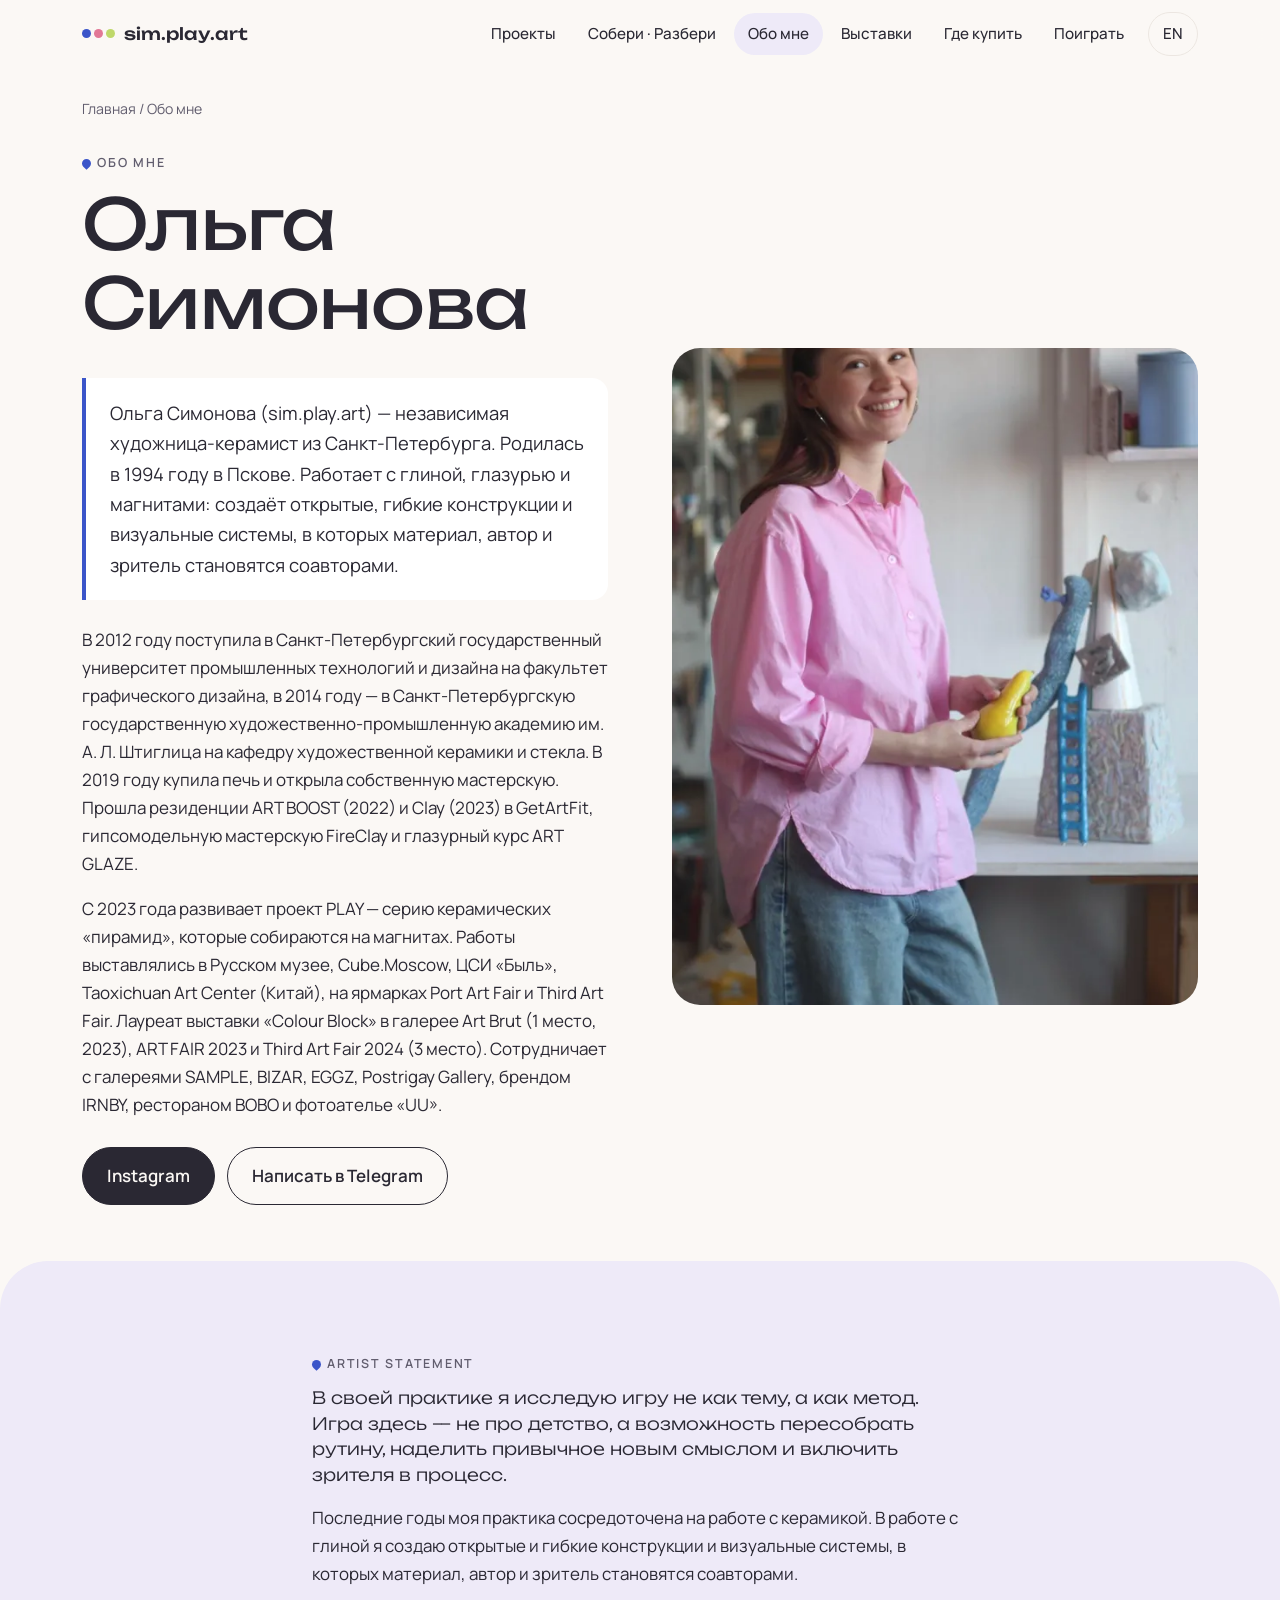
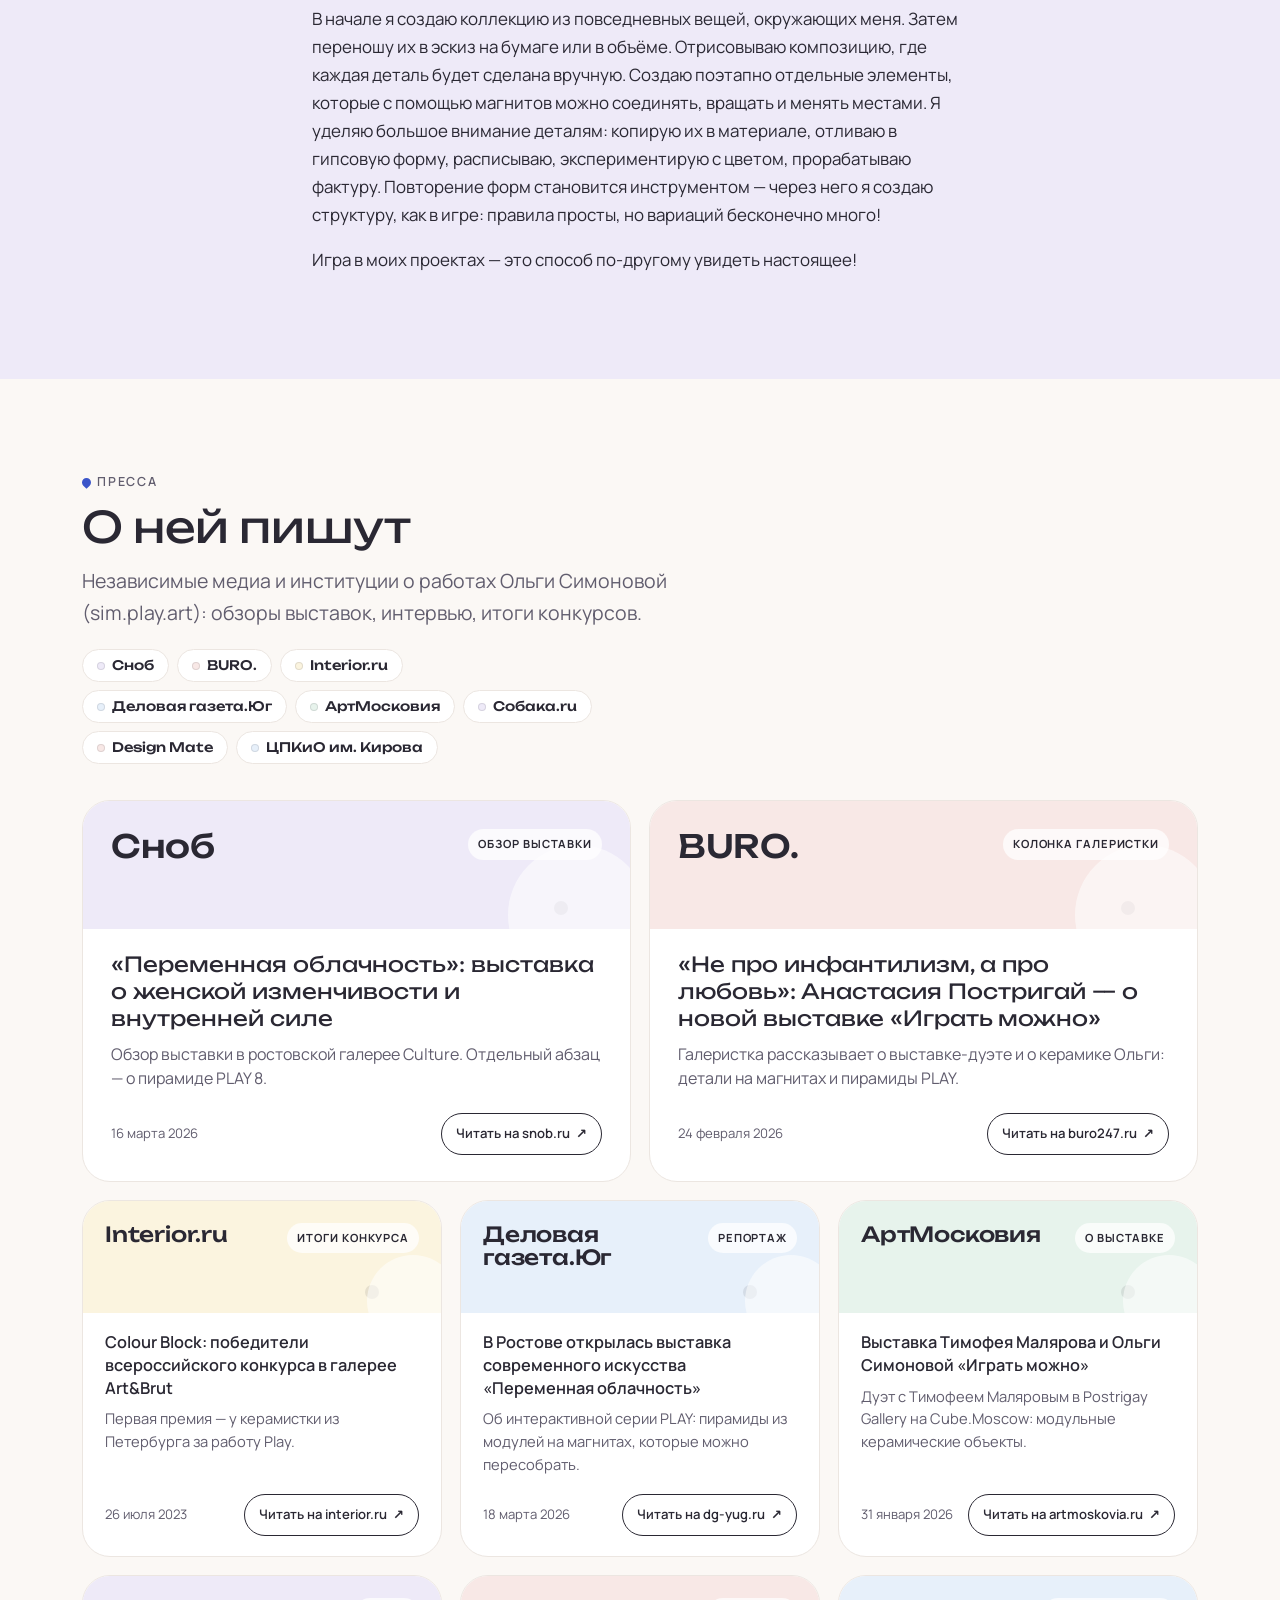
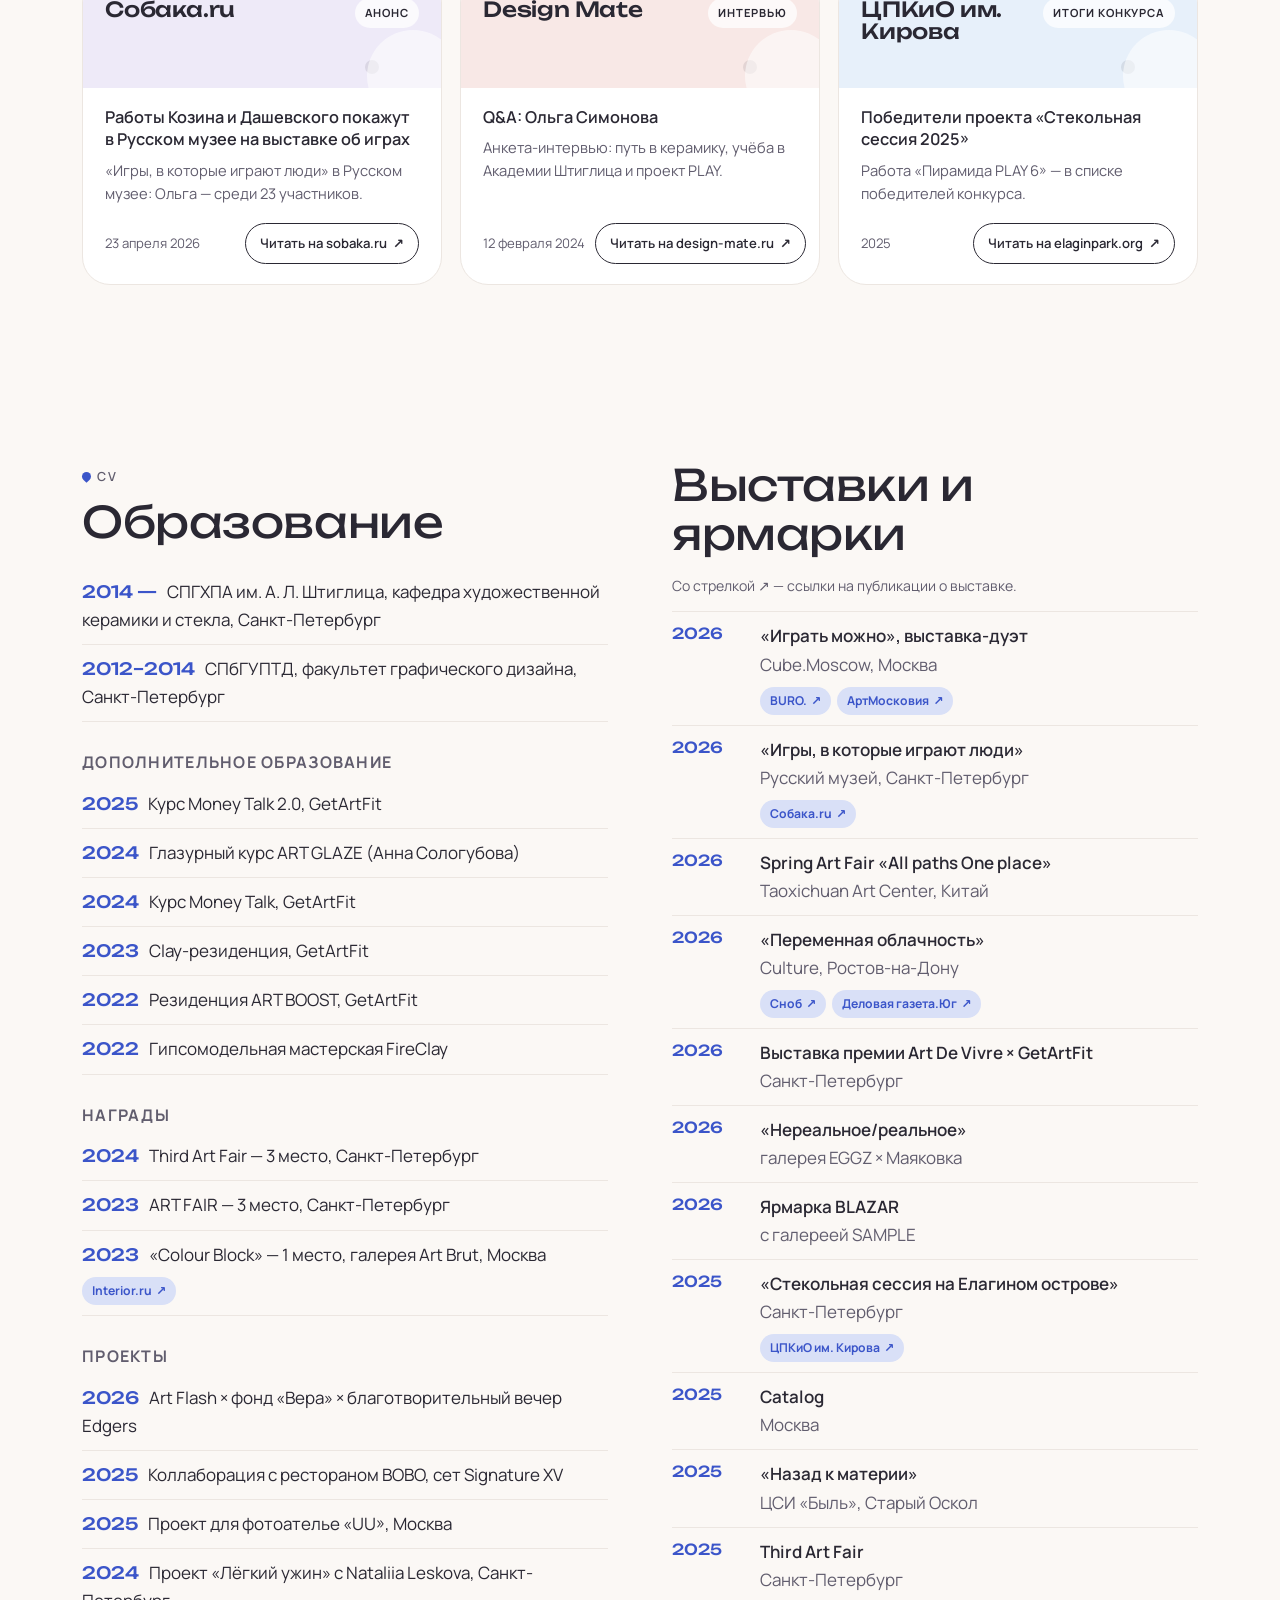
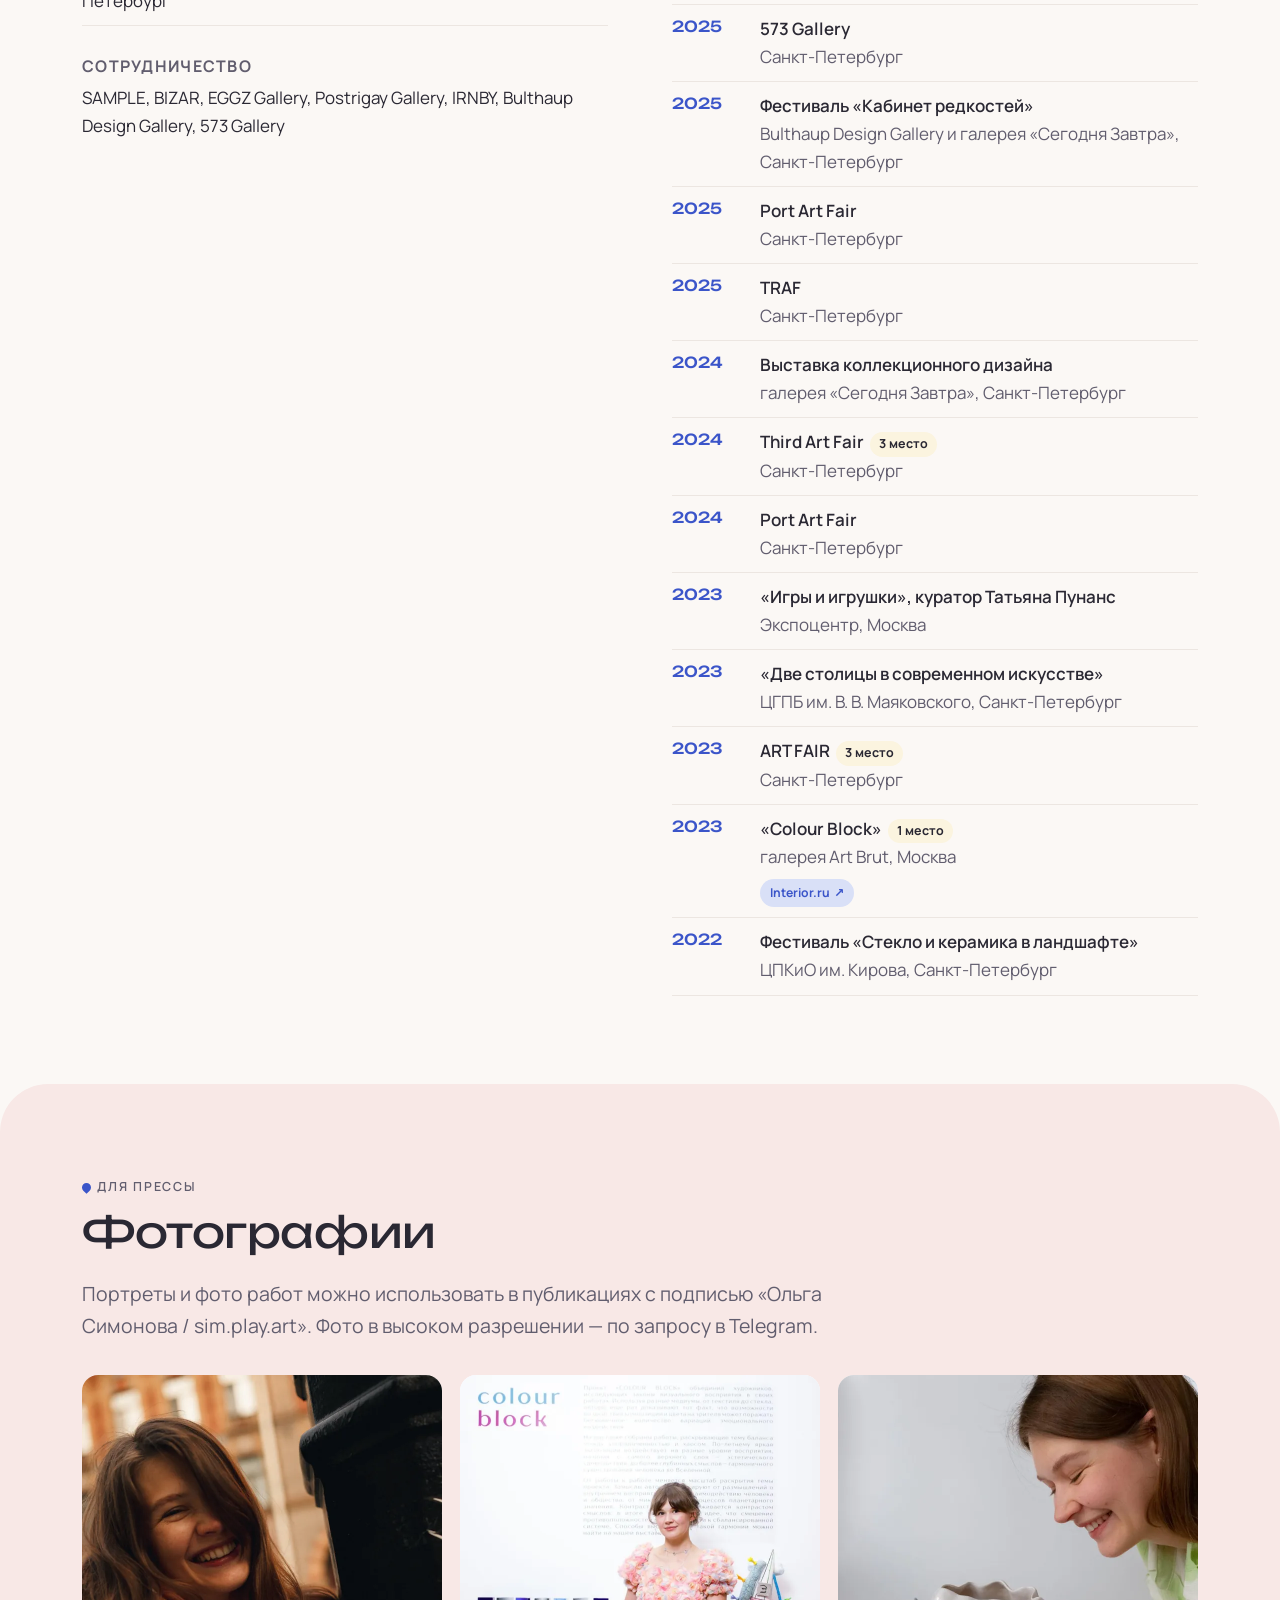
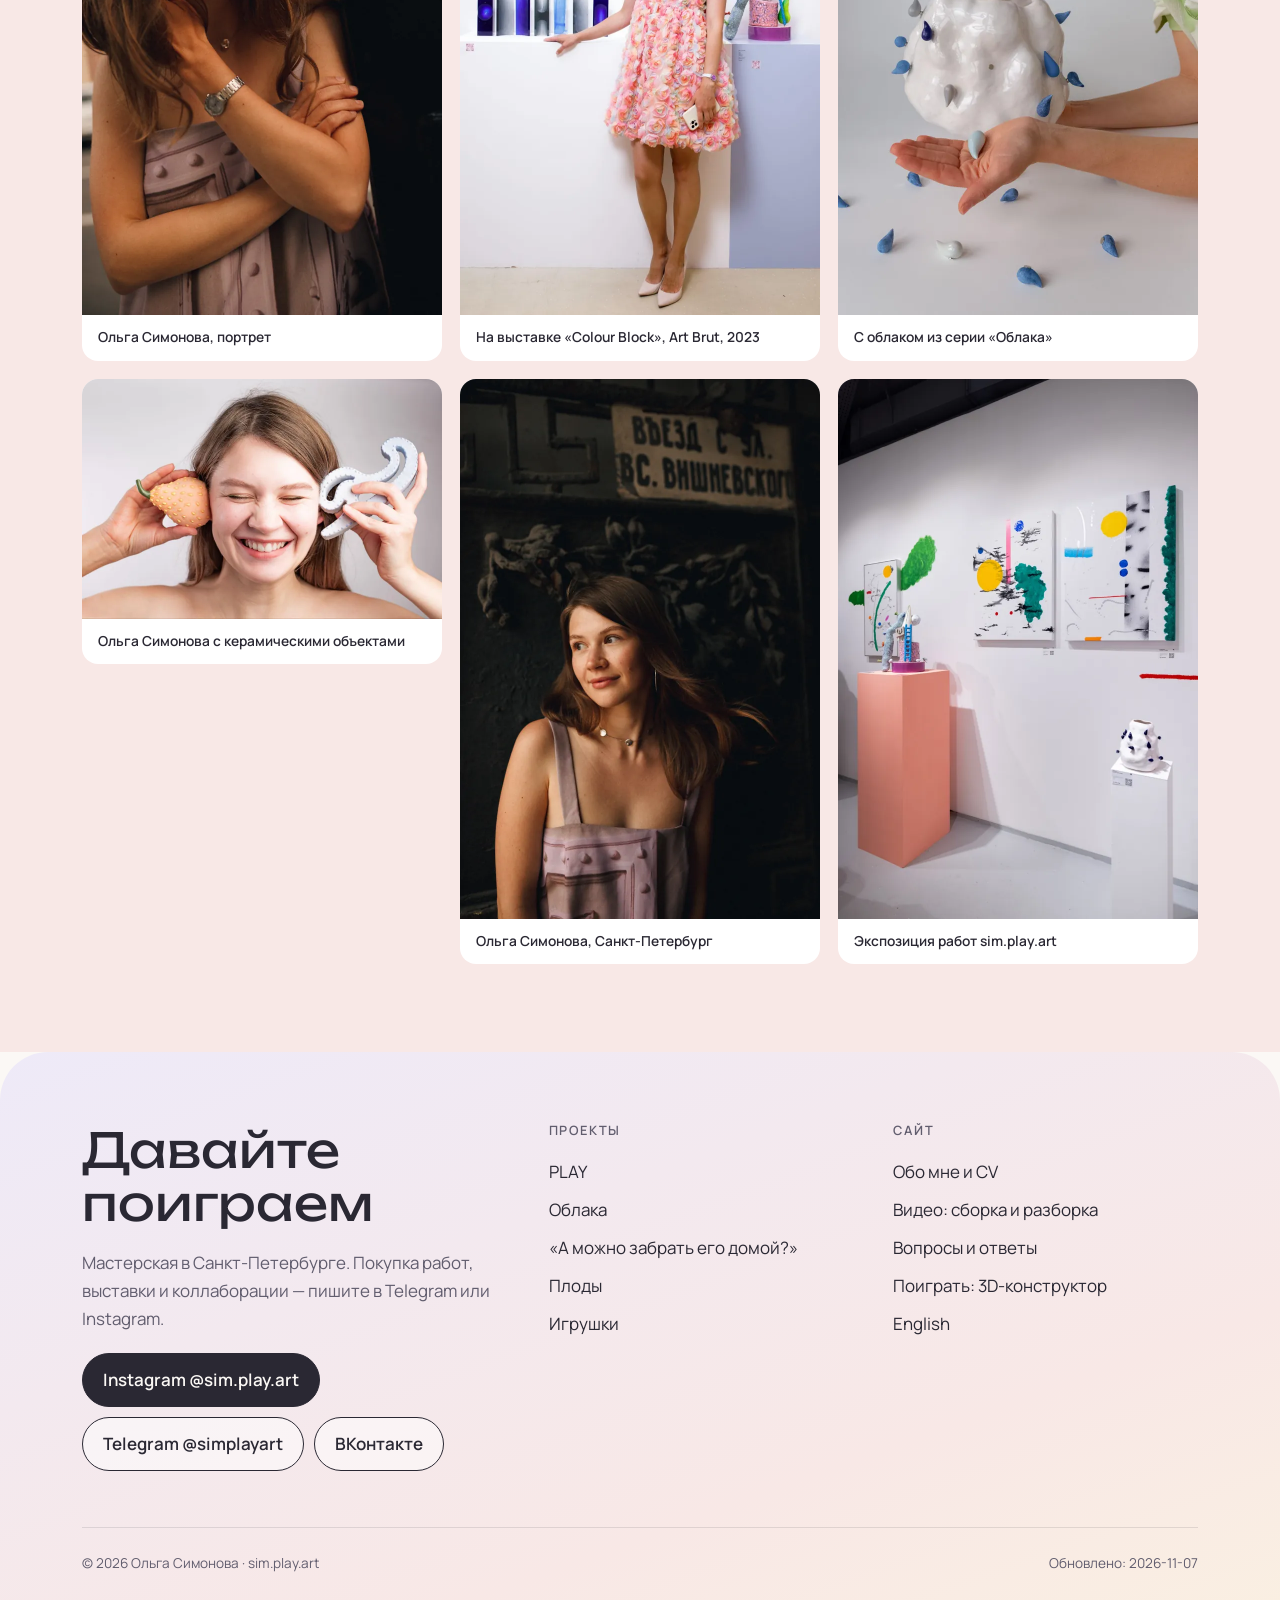
<file: docs/about/index.html>
<!doctype html>
<html lang="ru">
<head>
<meta charset="utf-8">
<meta name="viewport" content="width=device-width,initial-scale=1">
<title>Ольга Симонова — биография, CV, выставки · sim.play.art</title>
<meta name="description" content="Биография и CV художницы-керамиста Ольги Симоновой (sim.play.art): образование (академия Штиглица), выставки в Русском музее и Cube.Moscow, награды, artist statement.">
<link rel="canonical" href="https://simplayart.ru/about/">

<meta name="author" content="Ольга Симонова">
<meta property="og:type" content="profile">
<meta property="og:site_name" content="sim.play.art — Ольга Симонова">
<meta property="og:title" content="Ольга Симонова — биография, CV, выставки · sim.play.art">
<meta property="og:description" content="Биография и CV художницы-керамиста Ольги Симоновой (sim.play.art): образование (академия Штиглица), выставки в Русском музее и Cube.Moscow, награды, artist statement.">
<meta property="og:url" content="https://simplayart.ru/about/">
<meta property="og:image" content="https://simplayart.ru/img/og-olga-simonova.jpg">
<meta property="og:locale" content="ru_RU">
<meta name="twitter:card" content="summary_large_image">
<meta name="theme-color" content="#FBF8F5">
<link rel="icon" href="data:image/svg+xml,%3Csvg xmlns='http://www.w3.org/2000/svg' viewBox='0 0 32 32'%3E%3Ccircle cx='7' cy='16' r='5' fill='%233B55C9'/%3E%3Ccircle cx='16' cy='16' r='5' fill='%23E27896'/%3E%3Ccircle cx='25' cy='16' r='5' fill='%23BFD86A'/%3E%3C/svg%3E">
<link rel="preconnect" href="https://fonts.googleapis.com"><link rel="preconnect" href="https://fonts.gstatic.com" crossorigin>
<link href="https://fonts.googleapis.com/css2?family=Manrope:wght@400;500;600;700&family=Unbounded:wght@300;400;500&display=swap&subset=cyrillic" rel="stylesheet">
<link rel="stylesheet" href="../assets/style.css?v=157771bc">
<script type="application/ld+json">{"@context":"https://schema.org","@graph":[{"@type":"WebSite","@id":"https://simplayart.ru/#website","url":"https://simplayart.ru/","name":"Ольга Симонова — художница (sim.play.art)","inLanguage":["ru","en"],"publisher":{"@id":"https://simplayart.ru/#person"},"about":{"@id":"https://simplayart.ru/#person"}},{"@type":"Person","@id":"https://simplayart.ru/#person","name":"Ольга Симонова","alternateName":["sim.play.art","Olga Simonova","SimPlayArt"],"givenName":"Ольга","familyName":"Симонова","jobTitle":"Художница-керамист","description":"Ольга Симонова (sim.play.art) — независимая художница-керамист из Санкт-Петербурга. Создаёт модульные керамические объекты на магнитах: детали можно соединять, вращать и менять местами, а зритель становится соавтором работы. Автор проекта PLAY (с 2023 года), серий «Облака» и «А можно забрать его домой?». Работает независимо, работы представлены в нескольких галереях.","url":"https://simplayart.ru/","image":"https://simplayart.ru/img/olga-simonova-hudozhnitsa-keramist.webp","birthPlace":{"@type":"Place","name":"Псков, Россия"},"homeLocation":{"@type":"Place","name":"Санкт-Петербург, Россия"},"knowsAbout":["керамика","художественная керамика","коллекционный дизайн","глазури","ручная лепка","литьё в гипсовые формы","ceramic art"],"sameAs":["https://www.instagram.com/sim.play.art/","https://t.me/simplayart","https://vk.ru/simplayart","https://sample-art.com/authors/olga-simonova","https://bizar.art/author/olga-simonova-9117"],"subjectOf":[{"@type":"NewsArticle","headline":"«Переменная облачность»: выставка о женской изменчивости и внутренней силе","url":"https://snob.ru/art/peremennaia-oblachnost-vystavka-o-zhenskoi-izmenchivosti-i-vnutrennei-sile/","inLanguage":"ru","publisher":{"@type":"Organization","name":"Сноб","url":"https://snob.ru/"},"datePublished":"2026-03-16T12:00:00+03:00"},{"@type":"NewsArticle","headline":"«Не про инфантилизм, а про любовь»: Анастасия Постригай — о новой выставке «Играть можно»","url":"https://www.buro247.ru/culture/arts/24-feb-2026-postrigay-about-new-exhibition.html","inLanguage":"ru","publisher":{"@type":"Organization","name":"BURO.","url":"https://buro247.ru/"},"datePublished":"2026-02-24T12:00:00+03:00"},{"@type":"NewsArticle","headline":"Colour Block: победители всероссийского конкурса в галерее Art&Brut","url":"https://www.interior.ru/art/15901-color-block-pobediteli-vserossiiskogo-konkursa-v-galeree-artbrut.html","inLanguage":"ru","publisher":{"@type":"Organization","name":"Interior.ru","url":"https://interior.ru/"},"datePublished":"2023-07-26T12:00:00+03:00"},{"@type":"NewsArticle","headline":"В Ростове открылась выставка современного искусства «Переменная облачность»","url":"https://www.dg-yug.ru/article/20234661.html","inLanguage":"ru","publisher":{"@type":"Organization","name":"Деловая газета.Юг","url":"https://dg-yug.ru/"},"datePublished":"2026-03-18T12:00:00+03:00"},{"@type":"NewsArticle","headline":"Выставка Тимофея Малярова и Ольги Симоновой «Играть можно»","url":"https://artmoskovia.ru/vystavka-timofeya-malyarova-i-olgi-simonovoj-igrat-mozhno.html","inLanguage":"ru","publisher":{"@type":"Organization","name":"АртМосковия","url":"https://artmoskovia.ru/"},"datePublished":"2026-01-31T12:00:00+03:00"},{"@type":"NewsArticle","headline":"Работы Козина и Дашевского покажут в Русском музее на выставке об играх","url":"https://www.sobaka.ru/entertainment/art/213723","inLanguage":"ru","publisher":{"@type":"Organization","name":"Собака.ru","url":"https://sobaka.ru/"},"datePublished":"2026-04-23T12:00:00+03:00"},{"@type":"Article","headline":"Q&A: Ольга Симонова","url":"https://design-mate.ru/read/people/anketa/olga-simonova-questionnaire","inLanguage":"ru","publisher":{"@type":"Organization","name":"Design Mate","url":"https://design-mate.ru/"},"datePublished":"2024-02-12T12:00:00+03:00"},{"@type":"Article","headline":"Победители проекта «Стекольная сессия 2025»","url":"https://elaginpark.org/news/pobediteli-proekta-stekolnaya-sessiya-2025/","inLanguage":"ru","publisher":{"@type":"Organization","name":"ЦПКиО им. Кирова","url":"https://elaginpark.org/"}}],"alumniOf":[{"@type":"CollegeOrUniversity","name":"Санкт-Петербургская государственная художественно-промышленная академия имени А. Л. Штиглица"},{"@type":"CollegeOrUniversity","name":"Санкт-Петербургский государственный университет промышленных технологий и дизайна"}],"award":["Third Art Fair — 3 место, Санкт-Петербург (2024)","ART FAIR — 3 место, Санкт-Петербург (2023)","«Colour Block» — 1 место, галерея Art Brut, Москва (2023)"]},{"@type":"BreadcrumbList","itemListElement":[{"@type":"ListItem","position":1,"name":"Главная","item":"https://simplayart.ru/"},{"@type":"ListItem","position":2,"name":"Обо мне","item":"https://simplayart.ru/about/"}]},{"@type":"ProfilePage","url":"https://simplayart.ru/about/","name":"Ольга Симонова — биография и CV","mainEntity":{"@id":"https://simplayart.ru/#person"},"dateModified":"2026-11-07T12:00:00+03:00"},{"@type":"ExhibitionEvent","name":"«Играть можно», выставка-дуэт","startDate":"2026","location":{"@type":"Place","name":"Cube.Moscow, Москва"},"performer":{"@id":"https://simplayart.ru/#person"}},{"@type":"ExhibitionEvent","name":"«Игры, в которые играют люди»","startDate":"2026","location":{"@type":"Place","name":"Русский музей, Санкт-Петербург"},"performer":{"@id":"https://simplayart.ru/#person"}},{"@type":"ExhibitionEvent","name":"Spring Art Fair «All paths One place»","startDate":"2026","location":{"@type":"Place","name":"Taoxichuan Art Center, Китай"},"performer":{"@id":"https://simplayart.ru/#person"}},{"@type":"ExhibitionEvent","name":"«Переменная облачность»","startDate":"2026","location":{"@type":"Place","name":"Culture, Ростов-на-Дону"},"performer":{"@id":"https://simplayart.ru/#person"}},{"@type":"ExhibitionEvent","name":"Ярмарка BLAZAR","startDate":"2026","location":{"@type":"Place","name":"с галереей SAMPLE"},"performer":{"@id":"https://simplayart.ru/#person"}},{"@type":"ExhibitionEvent","name":"«Назад к материи»","startDate":"2025","location":{"@type":"Place","name":"ЦСИ «Быль», Старый Оскол"},"performer":{"@id":"https://simplayart.ru/#person"}},{"@type":"ExhibitionEvent","name":"Фестиваль «Кабинет редкостей»","startDate":"2025","location":{"@type":"Place","name":"Bulthaup Design Gallery и галерея «Сегодня Завтра», Санкт-Петербург"},"performer":{"@id":"https://simplayart.ru/#person"}},{"@type":"ExhibitionEvent","name":"Third Art Fair","startDate":"2024","location":{"@type":"Place","name":"Санкт-Петербург"},"performer":{"@id":"https://simplayart.ru/#person"}},{"@type":"ExhibitionEvent","name":"«Colour Block»","startDate":"2023","location":{"@type":"Place","name":"галерея Art Brut, Москва"},"performer":{"@id":"https://simplayart.ru/#person"}}]}</script>
</head>
<body>
<a class="skip" href="#main">К содержанию</a>
<header class="site-head"><div class="wrap head-in">
<a class="logo" href="../" aria-label="sim.play.art — на главную"><span class="logo-dots"><i></i><i></i><i></i></span>sim.play.art</a>
<button class="burger" aria-label="Меню" aria-expanded="false" aria-controls="nav"><span></span><span></span><span></span></button>
<nav class="nav" id="nav" aria-label="Основная навигация"><a href="../#projects">Проекты</a><a href="../#play-video">Собери · Разбери</a><a href="../about/" aria-current="page">Обо мне</a><a href="../about/#cv">Выставки</a><a href="../#buy">Где купить</a><a href="../play/">Поиграть</a><a class="lang" href="../en/" hreflang="en" lang="en">EN</a></nav>
</div></header>
<main id="main">
<div class="wrap crumbs"><a href="../">Главная</a> / Обо мне</div>
<section class="series-hero"><div class="wrap two">
<div class="reveal in"><span class="eyebrow">Обо мне</span><h1>Ольга Симонова</h1>
<p class="answer">Ольга Симонова (sim.play.art) — независимая художница-керамист из Санкт-Петербурга. Родилась в 1994 году в Пскове. Работает с глиной, глазурью и магнитами: создаёт открытые, гибкие конструкции и визуальные системы, в которых материал, автор и зритель становятся соавторами.</p><p>В 2012 году поступила в Санкт-Петербургский государственный университет промышленных технологий и дизайна на факультет графического дизайна, в 2014 году — в Санкт-Петербургскую государственную художественно-промышленную академию им. А. Л. Штиглица на кафедру художественной керамики и стекла. В 2019 году купила печь и открыла собственную мастерскую. Прошла резиденции ART BOOST (2022) и Clay (2023) в GetArtFit, гипсомодельную мастерскую FireClay и глазурный курс ART GLAZE.</p><p>С 2023 года развивает проект PLAY — серию керамических «пирамид», которые собираются на магнитах. Работы выставлялись в Русском музее, Cube.Moscow, ЦСИ «Быль», Taoxichuan Art Center (Китай), на ярмарках Port Art Fair и Third Art Fair. Лауреат выставки «Colour Block» в галерее Art Brut (1 место, 2023), ART FAIR 2023 и Third Art Fair 2024 (3 место). Сотрудничает с галереями SAMPLE, BIZAR, EGGZ, Postrigay Gallery, брендом IRNBY, рестораном ВОВО и фотоателье «UU».</p>
<div class="btns"><a class="btn btn-fill" href="https://www.instagram.com/sim.play.art/" target="_blank" rel="me noopener">Instagram</a><a class="btn btn-ghost" href="https://t.me/simplayart" target="_blank" rel="me noopener">Написать в Telegram</a></div></div>
<div class="portrait-stack reveal in"><img src="../img/olga-simonova-v-masterskoy.webp" srcset="../img/olga-simonova-v-masterskoy-720.webp 606w, ../img/olga-simonova-v-masterskoy.webp 1150w" sizes="(min-width:900px) 45vw, 100vw" width="1150" height="2048" alt="Ольга Симонова в своей керамической мастерской в Санкт-Петербурге" fetchpriority="high"></div>
</div></section>
<section class="section tint-lilac round-top" id="statement"><div class="wrap prose">
<span class="eyebrow">Artist statement</span>
<p class="statement">В своей практике я исследую игру не как тему, а как метод. Игра здесь — не про детство, а возможность пересобрать рутину, наделить привычное новым смыслом и включить зрителя в процесс.</p><p>Последние годы моя практика сосредоточена на работе с керамикой. В работе с глиной я создаю открытые и гибкие конструкции и визуальные системы, в которых материал, автор и зритель становятся соавторами.</p><p>В начале я создаю коллекцию из повседневных вещей, окружающих меня. Затем переношу их в эскиз на бумаге или в объёме. Отрисовываю композицию, где каждая деталь будет сделана вручную. Создаю поэтапно отдельные элементы, которые с помощью магнитов можно соединять, вращать и менять местами. Я уделяю большое внимание деталям: копирую их в материале, отливаю в гипсовую форму, расписываю, экспериментирую с цветом, прорабатываю фактуру. Повторение форм становится инструментом — через него я создаю структуру, как в игре: правила просты, но вариаций бесконечно много!</p><p>Игра в моих проектах — это способ по-другому увидеть настоящее!</p></div></section>
<section class="section press " id="o-ney-pishut"><div class="wrap">
<div class="press-head"><div><span class="eyebrow">Пресса</span><h2>О ней пишут</h2><p class="lead">Независимые медиа и институции о работах Ольги Симоновой (sim.play.art): обзоры выставок, интервью, итоги конкурсов.</p></div>
<ul class="press-outlets" aria-label="Издания"><li style="--c:var(--lilac)">Сноб</li><li style="--c:var(--blush)">BURO.</li><li style="--c:var(--butter)">Interior.ru</li><li style="--c:var(--sky)">Деловая газета.Юг</li><li style="--c:var(--mint)">АртМосковия</li><li style="--c:var(--lilac)">Собака.ru</li><li style="--c:var(--blush)">Design Mate</li><li style="--c:var(--sky)">ЦПКиО им. Кирова</li></ul></div>
<div class="press-grid"><a class="press-card reveal wide" href="https://snob.ru/art/peremennaia-oblachnost-vystavka-o-zhenskoi-izmenchivosti-i-vnutrennei-sile/" target="_blank" rel="noopener" style="--c:var(--lilac)"><span class="press-top"><span class="press-outlet">Сноб</span><span class="press-kind">Обзор выставки</span></span><span class="press-title">«Переменная облачность»: выставка о женской изменчивости и внутренней силе</span><span class="press-prev">Обзор выставки в ростовской галерее Culture. Отдельный абзац — о пирамиде PLAY 8.</span><span class="press-foot"><time datetime="2026-03-16">16 марта 2026</time><span class="press-go">Читать на snob.ru <span aria-hidden="true">↗</span></span></span></a><a class="press-card reveal wide" href="https://www.buro247.ru/culture/arts/24-feb-2026-postrigay-about-new-exhibition.html" target="_blank" rel="noopener" style="--c:var(--blush)"><span class="press-top"><span class="press-outlet">BURO.</span><span class="press-kind">Колонка галеристки</span></span><span class="press-title">«Не про инфантилизм, а про любовь»: Анастасия Постригай — о новой выставке «Играть можно»</span><span class="press-prev">Галеристка рассказывает о выставке-дуэте и о керамике Ольги: детали на магнитах и пирамиды PLAY.</span><span class="press-foot"><time datetime="2026-02-24">24 февраля 2026</time><span class="press-go">Читать на buro247.ru <span aria-hidden="true">↗</span></span></span></a><a class="press-card reveal" href="https://www.interior.ru/art/15901-color-block-pobediteli-vserossiiskogo-konkursa-v-galeree-artbrut.html" target="_blank" rel="noopener" style="--c:var(--butter)"><span class="press-top"><span class="press-outlet">Interior.ru</span><span class="press-kind">Итоги конкурса</span></span><span class="press-title">Colour Block: победители всероссийского конкурса в галерее Art&amp;Brut</span><span class="press-prev">Первая премия — у керамистки из Петербурга за работу Play.</span><span class="press-foot"><time datetime="2023-07-26">26 июля 2023</time><span class="press-go">Читать на interior.ru <span aria-hidden="true">↗</span></span></span></a><a class="press-card reveal" href="https://www.dg-yug.ru/article/20234661.html" target="_blank" rel="noopener" style="--c:var(--sky)"><span class="press-top"><span class="press-outlet">Деловая газета.Юг</span><span class="press-kind">Репортаж</span></span><span class="press-title">В Ростове открылась выставка современного искусства «Переменная облачность»</span><span class="press-prev">Об интерактивной серии PLAY: пирамиды из модулей на магнитах, которые можно пересобрать.</span><span class="press-foot"><time datetime="2026-03-18">18 марта 2026</time><span class="press-go">Читать на dg-yug.ru <span aria-hidden="true">↗</span></span></span></a><a class="press-card reveal" href="https://artmoskovia.ru/vystavka-timofeya-malyarova-i-olgi-simonovoj-igrat-mozhno.html" target="_blank" rel="noopener" style="--c:var(--mint)"><span class="press-top"><span class="press-outlet">АртМосковия</span><span class="press-kind">О выставке</span></span><span class="press-title">Выставка Тимофея Малярова и Ольги Симоновой «Играть можно»</span><span class="press-prev">Дуэт с Тимофеем Маляровым в Postrigay Gallery на Cube.Moscow: модульные керамические объекты.</span><span class="press-foot"><time datetime="2026-01-31">31 января 2026</time><span class="press-go">Читать на artmoskovia.ru <span aria-hidden="true">↗</span></span></span></a><a class="press-card reveal" href="https://www.sobaka.ru/entertainment/art/213723" target="_blank" rel="noopener" style="--c:var(--lilac)"><span class="press-top"><span class="press-outlet">Собака.ru</span><span class="press-kind">Анонс</span></span><span class="press-title">Работы Козина и Дашевского покажут в Русском музее на выставке об играх</span><span class="press-prev">«Игры, в которые играют люди» в Русском музее: Ольга — среди 23 участников.</span><span class="press-foot"><time datetime="2026-04-23">23 апреля 2026</time><span class="press-go">Читать на sobaka.ru <span aria-hidden="true">↗</span></span></span></a><a class="press-card reveal" href="https://design-mate.ru/read/people/anketa/olga-simonova-questionnaire" target="_blank" rel="noopener" style="--c:var(--blush)"><span class="press-top"><span class="press-outlet">Design Mate</span><span class="press-kind">Интервью</span></span><span class="press-title">Q&amp;A: Ольга Симонова</span><span class="press-prev">Анкета-интервью: путь в керамику, учёба в Академии Штиглица и проект PLAY.</span><span class="press-foot"><time datetime="2024-02-12">12 февраля 2024</time><span class="press-go">Читать на design-mate.ru <span aria-hidden="true">↗</span></span></span></a><a class="press-card reveal" href="https://elaginpark.org/news/pobediteli-proekta-stekolnaya-sessiya-2025/" target="_blank" rel="noopener" style="--c:var(--sky)"><span class="press-top"><span class="press-outlet">ЦПКиО им. Кирова</span><span class="press-kind">Итоги конкурса</span></span><span class="press-title">Победители проекта «Стекольная сессия 2025»</span><span class="press-prev">Работа «Пирамида PLAY 6» — в списке победителей конкурса.</span><span class="press-foot"><time datetime="2025">2025</time><span class="press-go">Читать на elaginpark.org <span aria-hidden="true">↗</span></span></span></a></div></div></section>
<section class="section cv" id="cv"><div class="wrap two">
<div><span class="eyebrow">CV</span><h2>Образование</h2><ul><li><b>2014 —</b>СПГХПА им. А. Л. Штиглица, кафедра художественной керамики и стекла, Санкт-Петербург</li><li><b>2012–2014</b>СПбГУПТД, факультет графического дизайна, Санкт-Петербург</li></ul>
<h3>Дополнительное образование</h3><ul><li><b>2025</b>Курс Money Talk 2.0, GetArtFit</li><li><b>2024</b>Глазурный курс ART GLAZE (Анна Сологубова)</li><li><b>2024</b>Курс Money Talk, GetArtFit</li><li><b>2023</b>Clay-резиденция, GetArtFit</li><li><b>2022</b>Резиденция ART BOOST, GetArtFit</li><li><b>2022</b>Гипсомодельная мастерская FireClay</li></ul>
<h3>Награды</h3><ul><li><b>2024</b>Third Art Fair — 3 место, Санкт-Петербург</li><li><b>2023</b>ART FAIR — 3 место, Санкт-Петербург</li><li><b>2023</b>«Colour Block» — 1 место, галерея Art Brut, Москва<span class="srcs"><a class="src" href="https://www.interior.ru/art/15901-color-block-pobediteli-vserossiiskogo-konkursa-v-galeree-artbrut.html" target="_blank" rel="noopener" title="Colour Block: победители всероссийского конкурса в галерее Art&amp;Brut">Interior.ru <span aria-hidden="true">↗</span></a></span></li></ul>
<h3>Проекты</h3><ul><li><b>2026</b>Art Flash × фонд «Вера» × благотворительный вечер Edgers</li><li><b>2025</b>Коллаборация с рестораном ВОВО, сет Signature XV</li><li><b>2025</b>Проект для фотоателье «UU», Москва</li><li><b>2024</b>Проект «Лёгкий ужин» с Nataliia Leskova, Санкт-Петербург</li></ul>
<h3>Сотрудничество</h3><p>SAMPLE, BIZAR, EGGZ Gallery, Postrigay Gallery, IRNBY, Bulthaup Design Gallery, 573 Gallery</p></div>
<div><h2>Выставки и ярмарки</h2><p class="muted cv-note">Со стрелкой ↗ — ссылки на публикации о выставке.</p><ul class="ex-list"><li><span class="y">2026</span><span><span class="w">«Играть можно», выставка-дуэт</span><br><span class="p">Cube.Moscow, Москва</span><span class="srcs"><a class="src" href="https://www.buro247.ru/culture/arts/24-feb-2026-postrigay-about-new-exhibition.html" target="_blank" rel="noopener" title="«Не про инфантилизм, а про любовь»: Анастасия Постригай — о новой выставке «Играть можно»">BURO. <span aria-hidden="true">↗</span></a><a class="src" href="https://artmoskovia.ru/vystavka-timofeya-malyarova-i-olgi-simonovoj-igrat-mozhno.html" target="_blank" rel="noopener" title="Выставка Тимофея Малярова и Ольги Симоновой «Играть можно»">АртМосковия <span aria-hidden="true">↗</span></a></span></span></li><li><span class="y">2026</span><span><span class="w">«Игры, в которые играют люди»</span><br><span class="p">Русский музей, Санкт-Петербург</span><span class="srcs"><a class="src" href="https://www.sobaka.ru/entertainment/art/213723" target="_blank" rel="noopener" title="Работы Козина и Дашевского покажут в Русском музее на выставке об играх">Собака.ru <span aria-hidden="true">↗</span></a></span></span></li><li><span class="y">2026</span><span><span class="w">Spring Art Fair «All paths One place»</span><br><span class="p">Taoxichuan Art Center, Китай</span></span></li><li><span class="y">2026</span><span><span class="w">«Переменная облачность»</span><br><span class="p">Culture, Ростов-на-Дону</span><span class="srcs"><a class="src" href="https://snob.ru/art/peremennaia-oblachnost-vystavka-o-zhenskoi-izmenchivosti-i-vnutrennei-sile/" target="_blank" rel="noopener" title="«Переменная облачность»: выставка о женской изменчивости и внутренней силе">Сноб <span aria-hidden="true">↗</span></a><a class="src" href="https://www.dg-yug.ru/article/20234661.html" target="_blank" rel="noopener" title="В Ростове открылась выставка современного искусства «Переменная облачность»">Деловая газета.Юг <span aria-hidden="true">↗</span></a></span></span></li><li><span class="y">2026</span><span><span class="w">Выставка премии Art De Vivre × GetArtFit</span><br><span class="p">Санкт-Петербург</span></span></li><li><span class="y">2026</span><span><span class="w">«Нереальное/реальное»</span><br><span class="p">галерея EGGZ × Маяковка</span></span></li><li><span class="y">2026</span><span><span class="w">Ярмарка BLAZAR</span><br><span class="p">с галереей SAMPLE</span></span></li><li><span class="y">2025</span><span><span class="w">«Стекольная сессия на Елагином острове»</span><br><span class="p">Санкт-Петербург</span><span class="srcs"><a class="src" href="https://elaginpark.org/news/pobediteli-proekta-stekolnaya-sessiya-2025/" target="_blank" rel="noopener" title="Победители проекта «Стекольная сессия 2025»">ЦПКиО им. Кирова <span aria-hidden="true">↗</span></a></span></span></li><li><span class="y">2025</span><span><span class="w">Catalog</span><br><span class="p">Москва</span></span></li><li><span class="y">2025</span><span><span class="w">«Назад к материи»</span><br><span class="p">ЦСИ «Быль», Старый Оскол</span></span></li><li><span class="y">2025</span><span><span class="w">Third Art Fair</span><br><span class="p">Санкт-Петербург</span></span></li><li><span class="y">2025</span><span><span class="w">573 Gallery</span><br><span class="p">Санкт-Петербург</span></span></li><li><span class="y">2025</span><span><span class="w">Фестиваль «Кабинет редкостей»</span><br><span class="p">Bulthaup Design Gallery и галерея «Сегодня Завтра», Санкт-Петербург</span></span></li><li><span class="y">2025</span><span><span class="w">Port Art Fair</span><br><span class="p">Санкт-Петербург</span></span></li><li><span class="y">2025</span><span><span class="w">TRAF</span><br><span class="p">Санкт-Петербург</span></span></li><li><span class="y">2024</span><span><span class="w">Выставка коллекционного дизайна</span><br><span class="p">галерея «Сегодня Завтра», Санкт-Петербург</span></span></li><li><span class="y">2024</span><span><span class="w">Third Art Fair</span><span class="award">3 место</span><br><span class="p">Санкт-Петербург</span></span></li><li><span class="y">2024</span><span><span class="w">Port Art Fair</span><br><span class="p">Санкт-Петербург</span></span></li><li><span class="y">2023</span><span><span class="w">«Игры и игрушки», куратор Татьяна Пунанс</span><br><span class="p">Экспоцентр, Москва</span></span></li><li><span class="y">2023</span><span><span class="w">«Две столицы в современном искусстве»</span><br><span class="p">ЦГПБ им. В. В. Маяковского, Санкт-Петербург</span></span></li><li><span class="y">2023</span><span><span class="w">ART FAIR</span><span class="award">3 место</span><br><span class="p">Санкт-Петербург</span></span></li><li><span class="y">2023</span><span><span class="w">«Colour Block»</span><span class="award">1 место</span><br><span class="p">галерея Art Brut, Москва</span><span class="srcs"><a class="src" href="https://www.interior.ru/art/15901-color-block-pobediteli-vserossiiskogo-konkursa-v-galeree-artbrut.html" target="_blank" rel="noopener" title="Colour Block: победители всероссийского конкурса в галерее Art&amp;Brut">Interior.ru <span aria-hidden="true">↗</span></a></span></span></li><li><span class="y">2022</span><span><span class="w">Фестиваль «Стекло и керамика в ландшафте»</span><br><span class="p">ЦПКиО им. Кирова, Санкт-Петербург</span></span></li></ul></div></div></section>
<section class="section tint-blush round-top" id="press"><div class="wrap"><span class="eyebrow">Для прессы</span><h2>Фотографии</h2>
<p class="lead" style="margin-bottom:32px">Портреты и фото работ можно использовать в публикациях с подписью «Ольга Симонова / sim.play.art». Фото в высоком разрешении — по запросу в Telegram.</p>
<div class="gallery"><figure class="reveal"><img src="../img/olga-simonova-portret-sankt-peterburg.webp" srcset="../img/olga-simonova-portret-sankt-peterburg-720.webp 720w, ../img/olga-simonova-portret-sankt-peterburg.webp 1600w" sizes="(min-width:1000px) 33vw, (min-width:620px) 50vw, 100vw" width="1600" height="2400" alt="Ольга Симонова, портрет" loading="lazy" decoding="async"><figcaption><b>Ольга Симонова, портрет</b></figcaption></figure><figure class="reveal"><img src="../img/olga-simonova-hudozhnitsa-keramist.webp" srcset="../img/olga-simonova-hudozhnitsa-keramist-720.webp 720w, ../img/olga-simonova-hudozhnitsa-keramist.webp 1600w" sizes="(min-width:1000px) 33vw, (min-width:620px) 50vw, 100vw" width="1600" height="1067" alt="Ольга Симонова с керамическими объектами" loading="lazy" decoding="async"><figcaption><b>Ольга Симонова с керамическими объектами</b></figcaption></figure><figure class="reveal"><img src="../img/olga-simonova-colour-block-art-brut-2023.webp" srcset="../img/olga-simonova-colour-block-art-brut-2023-720.webp 720w, ../img/olga-simonova-colour-block-art-brut-2023.webp 1365w" sizes="(min-width:1000px) 33vw, (min-width:620px) 50vw, 100vw" width="1365" height="2048" alt="На выставке «Colour Block», Art Brut, 2023" loading="lazy" decoding="async"><figcaption><b>На выставке «Colour Block», Art Brut, 2023</b></figcaption></figure><figure class="reveal"><img src="../img/olga-simonova-portret.webp" srcset="../img/olga-simonova-portret-720.webp 720w, ../img/olga-simonova-portret.webp 1600w" sizes="(min-width:1000px) 33vw, (min-width:620px) 50vw, 100vw" width="1600" height="2400" alt="Ольга Симонова, Санкт-Петербург" loading="lazy" decoding="async"><figcaption><b>Ольга Симонова, Санкт-Петербург</b></figcaption></figure><figure class="reveal"><img src="../img/olga-simonova-s-oblakom.webp" srcset="../img/olga-simonova-s-oblakom-720.webp 720w, ../img/olga-simonova-s-oblakom.webp 1366w" sizes="(min-width:1000px) 33vw, (min-width:620px) 50vw, 100vw" width="1366" height="2048" alt="С облаком из серии «Облака»" loading="lazy" decoding="async"><figcaption><b>С облаком из серии «Облака»</b></figcaption></figure><figure class="reveal"><img src="../img/vystavka-simplayart-ekspozitsiya.webp" srcset="../img/vystavka-simplayart-ekspozitsiya-720.webp 720w, ../img/vystavka-simplayart-ekspozitsiya.webp 1366w" sizes="(min-width:1000px) 33vw, (min-width:620px) 50vw, 100vw" width="1366" height="2048" alt="Экспозиция работ sim.play.art" loading="lazy" decoding="async"><figcaption><b>Экспозиция работ sim.play.art</b></figcaption></figure></div></div></section>
</main>
<footer class="site-foot" id="contact"><div class="wrap">
<div class="foot-grid">
<div><p class="foot-title">Давайте поиграем</p><p class="muted" style="max-width:30em">Мастерская в Санкт-Петербурге. Покупка работ, выставки и коллаборации — пишите в Telegram или Instagram.</p>
<div class="socials"><a class="ig" href="https://www.instagram.com/sim.play.art/" rel="me noopener" target="_blank">Instagram @sim.play.art</a>
<a href="https://t.me/simplayart" rel="me noopener" target="_blank">Telegram @simplayart</a>
<a href="https://vk.ru/simplayart" rel="me noopener" target="_blank">ВКонтакте</a></div></div>
<div class="foot-col"><h4>Проекты</h4><ul><li><a href="../works/play/">PLAY</a></li><li><a href="../works/oblaka/">Облака</a></li><li><a href="../works/shariki/">«А можно забрать его домой?»</a></li><li><a href="../works/plody/">Плоды</a></li><li><a href="../works/igrushki/">Игрушки</a></li></ul></div>
<div class="foot-col"><h4>Сайт</h4><ul>
<li><a href="../about/">Обо мне и CV</a></li>
<li><a href="../#play-video">Видео: сборка и разборка</a></li>
<li><a href="../#faq">Вопросы и ответы</a></li>
<li><a href="../play/">Поиграть: 3D-конструктор</a></li>
<li><a href="../en/">English</a></li></ul></div>
</div>
<div class="copy"><span>© 2026 Ольга Симонова · sim.play.art</span><span>Обновлено: 2026-11-07</span></div>
</div></footer>
<script src="../assets/main.js?v=9741487b" defer></script>
</body>
</html>
</file>
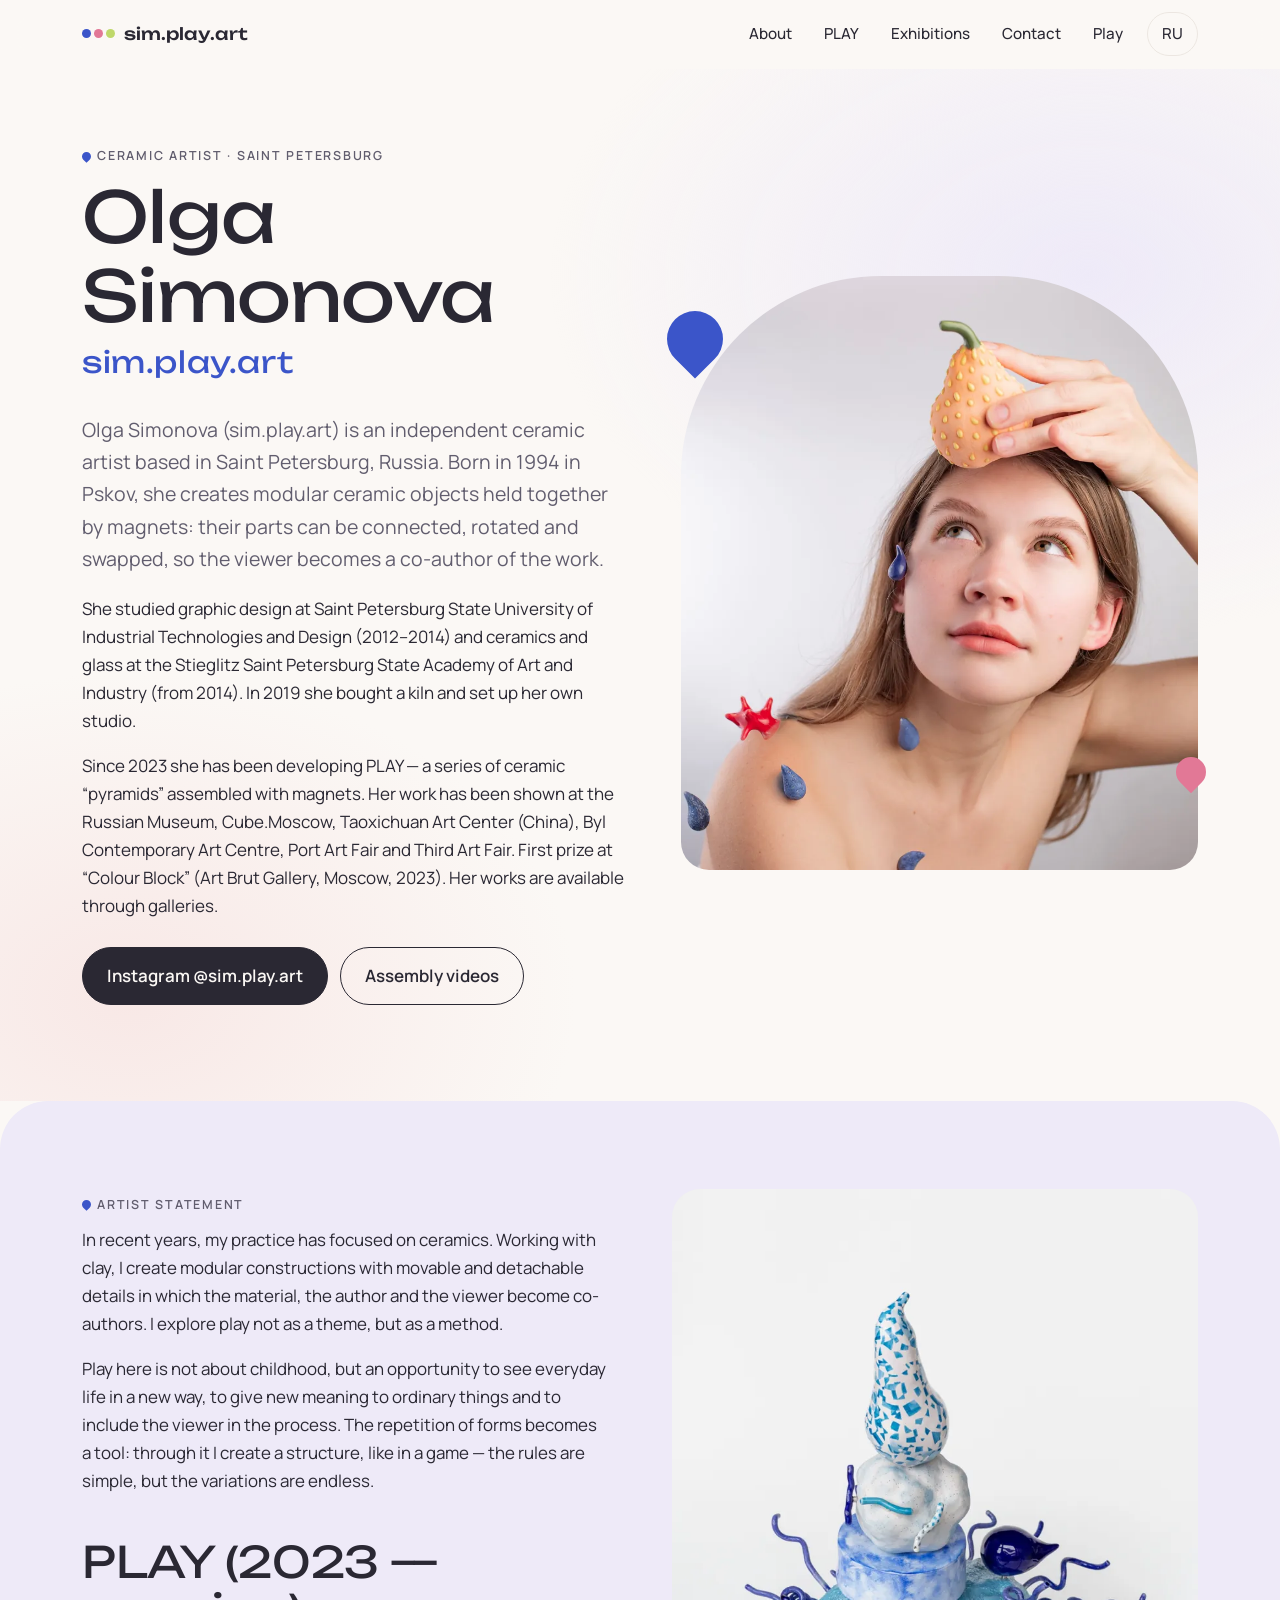
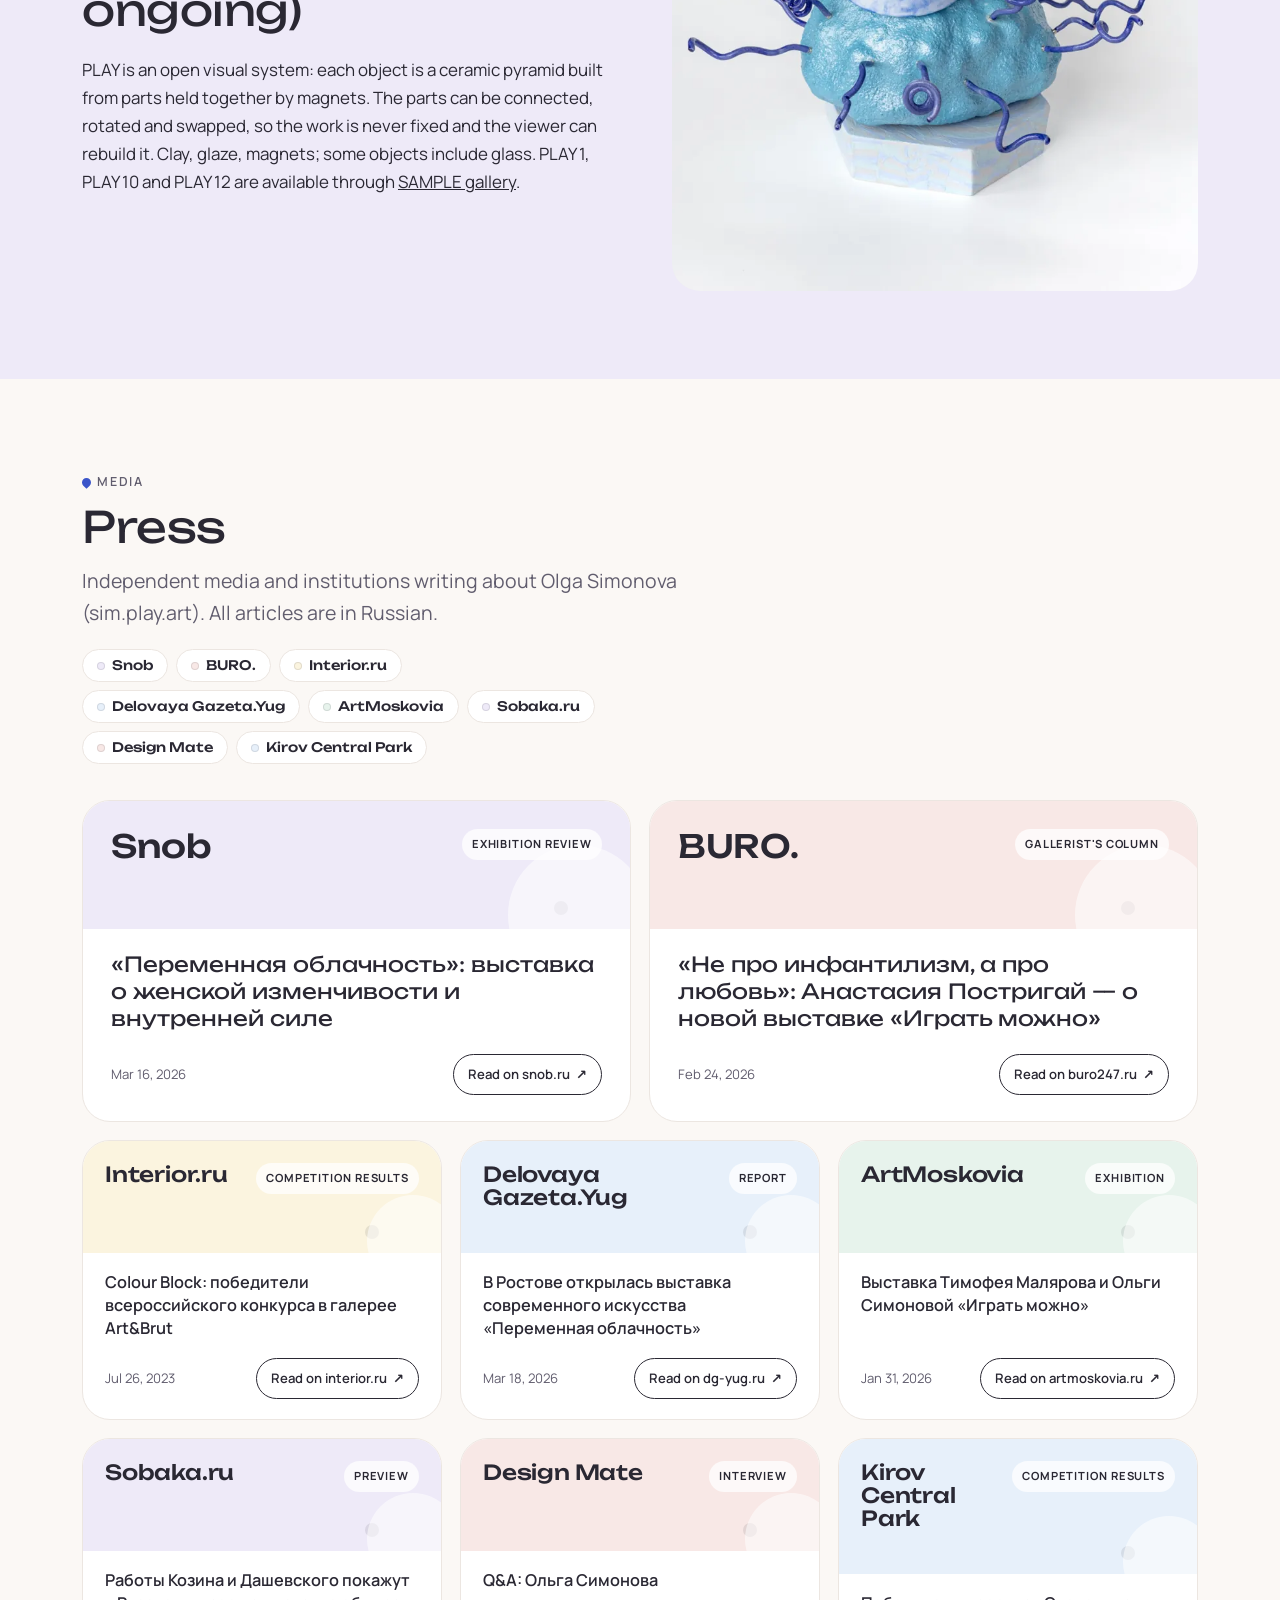
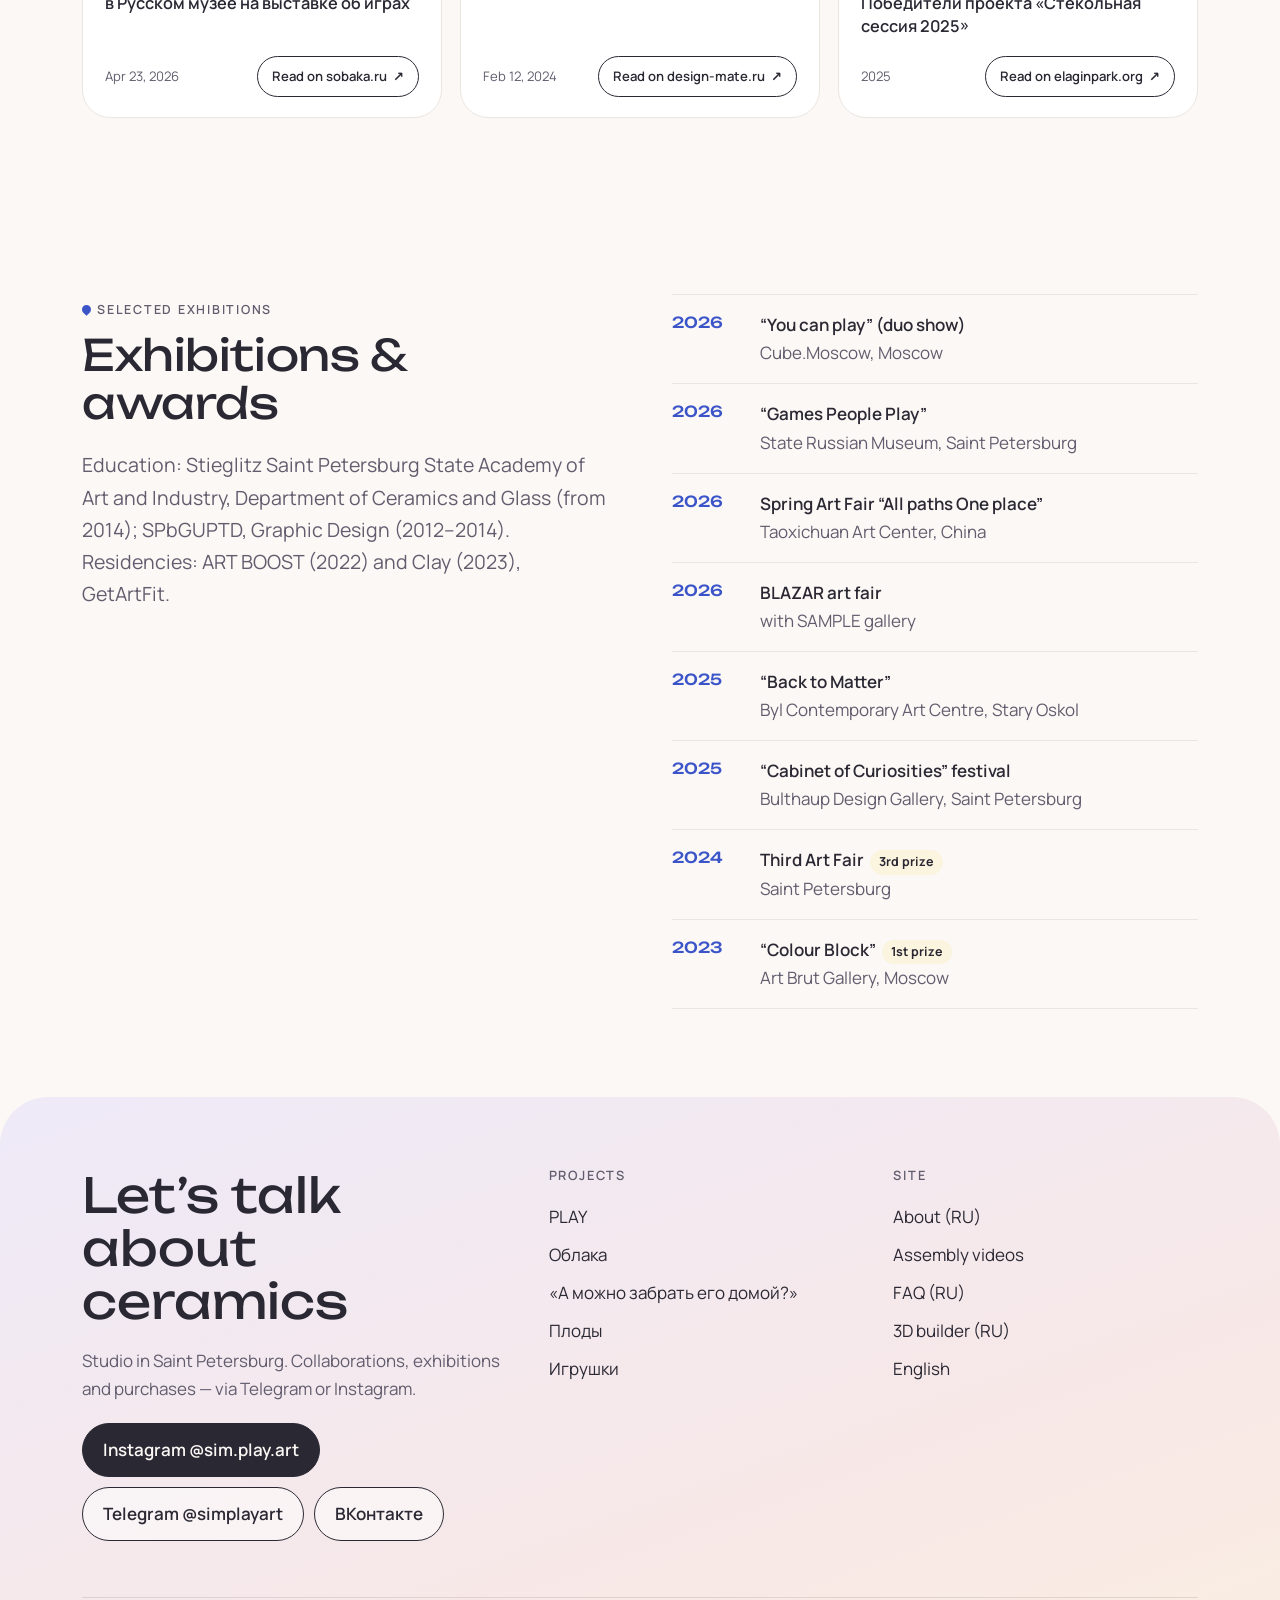
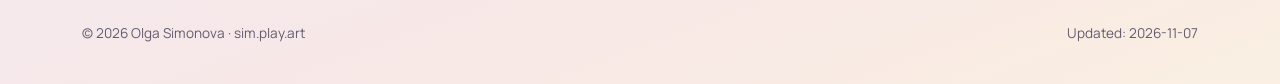
<file: docs/en/index.html>
<!doctype html>
<html lang="en">
<head>
<meta charset="utf-8">
<meta name="viewport" content="width=device-width,initial-scale=1">
<title>Olga Simonova (sim.play.art) — ceramic artist, Saint Petersburg</title>
<meta name="description" content="Olga Simonova (sim.play.art) is a ceramic artist from Saint Petersburg creating modular ceramic objects held together by magnets. PLAY project, exhibitions, contacts.">
<link rel="canonical" href="https://simplayart.ru/en/">
<link rel="alternate" hreflang="ru" href="https://simplayart.ru/"><link rel="alternate" hreflang="en" href="https://simplayart.ru/en/"><link rel="alternate" hreflang="x-default" href="https://simplayart.ru/">
<meta name="author" content="Ольга Симонова">
<meta property="og:type" content="profile">
<meta property="og:site_name" content="sim.play.art — Ольга Симонова">
<meta property="og:title" content="Olga Simonova (sim.play.art) — ceramic artist, Saint Petersburg">
<meta property="og:description" content="Olga Simonova (sim.play.art) is a ceramic artist from Saint Petersburg creating modular ceramic objects held together by magnets. PLAY project, exhibitions, contacts.">
<meta property="og:url" content="https://simplayart.ru/en/">
<meta property="og:image" content="https://simplayart.ru/img/og-olga-simonova.jpg">
<meta property="og:locale" content="en_US">
<meta name="twitter:card" content="summary_large_image">
<meta name="theme-color" content="#FBF8F5">
<link rel="icon" href="data:image/svg+xml,%3Csvg xmlns='http://www.w3.org/2000/svg' viewBox='0 0 32 32'%3E%3Ccircle cx='7' cy='16' r='5' fill='%233B55C9'/%3E%3Ccircle cx='16' cy='16' r='5' fill='%23E27896'/%3E%3Ccircle cx='25' cy='16' r='5' fill='%23BFD86A'/%3E%3C/svg%3E">
<link rel="preconnect" href="https://fonts.googleapis.com"><link rel="preconnect" href="https://fonts.gstatic.com" crossorigin>
<link href="https://fonts.googleapis.com/css2?family=Manrope:wght@400;500;600;700&family=Unbounded:wght@300;400;500&display=swap&subset=cyrillic" rel="stylesheet">
<link rel="stylesheet" href="../assets/style.css?v=157771bc">
<script type="application/ld+json">{"@context":"https://schema.org","@graph":[{"@type":"WebSite","@id":"https://simplayart.ru/#website","url":"https://simplayart.ru/","name":"Ольга Симонова — художница (sim.play.art)","inLanguage":["ru","en"],"publisher":{"@id":"https://simplayart.ru/#person"},"about":{"@id":"https://simplayart.ru/#person"}},{"@type":"Person","@id":"https://simplayart.ru/#person","name":"Olga Simonova","alternateName":["Ольга Симонова","sim.play.art"],"givenName":"Ольга","familyName":"Симонова","jobTitle":"Ceramic artist","description":"Olga Simonova (sim.play.art) is an independent ceramic artist based in Saint Petersburg, Russia. Born in 1994 in Pskov, she creates modular ceramic objects held together by magnets: their parts can be connected, rotated and swapped, so the viewer becomes a co-author of the work.","url":"https://simplayart.ru/","image":"https://simplayart.ru/img/olga-simonova-hudozhnitsa-keramist.webp","birthPlace":{"@type":"Place","name":"Псков, Россия"},"homeLocation":{"@type":"Place","name":"Saint Petersburg, Russia"},"knowsAbout":["керамика","художественная керамика","коллекционный дизайн","глазури","ручная лепка","литьё в гипсовые формы","ceramic art"],"sameAs":["https://www.instagram.com/sim.play.art/","https://t.me/simplayart","https://vk.ru/simplayart","https://sample-art.com/authors/olga-simonova","https://bizar.art/author/olga-simonova-9117"],"subjectOf":[{"@type":"NewsArticle","headline":"«Переменная облачность»: выставка о женской изменчивости и внутренней силе","url":"https://snob.ru/art/peremennaia-oblachnost-vystavka-o-zhenskoi-izmenchivosti-i-vnutrennei-sile/","inLanguage":"ru","publisher":{"@type":"Organization","name":"Сноб","url":"https://snob.ru/"},"datePublished":"2026-03-16T12:00:00+03:00"},{"@type":"NewsArticle","headline":"«Не про инфантилизм, а про любовь»: Анастасия Постригай — о новой выставке «Играть можно»","url":"https://www.buro247.ru/culture/arts/24-feb-2026-postrigay-about-new-exhibition.html","inLanguage":"ru","publisher":{"@type":"Organization","name":"BURO.","url":"https://buro247.ru/"},"datePublished":"2026-02-24T12:00:00+03:00"},{"@type":"NewsArticle","headline":"Colour Block: победители всероссийского конкурса в галерее Art&Brut","url":"https://www.interior.ru/art/15901-color-block-pobediteli-vserossiiskogo-konkursa-v-galeree-artbrut.html","inLanguage":"ru","publisher":{"@type":"Organization","name":"Interior.ru","url":"https://interior.ru/"},"datePublished":"2023-07-26T12:00:00+03:00"},{"@type":"NewsArticle","headline":"В Ростове открылась выставка современного искусства «Переменная облачность»","url":"https://www.dg-yug.ru/article/20234661.html","inLanguage":"ru","publisher":{"@type":"Organization","name":"Деловая газета.Юг","url":"https://dg-yug.ru/"},"datePublished":"2026-03-18T12:00:00+03:00"},{"@type":"NewsArticle","headline":"Выставка Тимофея Малярова и Ольги Симоновой «Играть можно»","url":"https://artmoskovia.ru/vystavka-timofeya-malyarova-i-olgi-simonovoj-igrat-mozhno.html","inLanguage":"ru","publisher":{"@type":"Organization","name":"АртМосковия","url":"https://artmoskovia.ru/"},"datePublished":"2026-01-31T12:00:00+03:00"},{"@type":"NewsArticle","headline":"Работы Козина и Дашевского покажут в Русском музее на выставке об играх","url":"https://www.sobaka.ru/entertainment/art/213723","inLanguage":"ru","publisher":{"@type":"Organization","name":"Собака.ru","url":"https://sobaka.ru/"},"datePublished":"2026-04-23T12:00:00+03:00"},{"@type":"Article","headline":"Q&A: Ольга Симонова","url":"https://design-mate.ru/read/people/anketa/olga-simonova-questionnaire","inLanguage":"ru","publisher":{"@type":"Organization","name":"Design Mate","url":"https://design-mate.ru/"},"datePublished":"2024-02-12T12:00:00+03:00"},{"@type":"Article","headline":"Победители проекта «Стекольная сессия 2025»","url":"https://elaginpark.org/news/pobediteli-proekta-stekolnaya-sessiya-2025/","inLanguage":"ru","publisher":{"@type":"Organization","name":"ЦПКиО им. Кирова","url":"https://elaginpark.org/"}}]},{"@type":"ProfilePage","url":"https://simplayart.ru/en/","mainEntity":{"@id":"https://simplayart.ru/#person"},"inLanguage":"en","dateModified":"2026-11-07T12:00:00+03:00"}]}</script>
</head>
<body>
<a class="skip" href="#main">К содержанию</a>
<header class="site-head"><div class="wrap head-in">
<a class="logo" href="../en/" aria-label="sim.play.art — на главную"><span class="logo-dots"><i></i><i></i><i></i></span>sim.play.art</a>
<button class="burger" aria-label="Меню" aria-expanded="false" aria-controls="nav"><span></span><span></span><span></span></button>
<nav class="nav" id="nav" aria-label="Основная навигация"><a href="../en/#about">About</a><a href="../en/#play">PLAY</a><a href="../en/#cv">Exhibitions</a><a href="../en/#contact">Contact</a><a href="../play/">Play</a><a class="lang" href="../" hreflang="ru" lang="ru">RU</a></nav>
</div></header>
<main id="main">
<section class="hero" id="about"><div class="hero-bg"></div><div class="wrap hero-grid">
<div class="reveal in"><span class="eyebrow">Ceramic artist · Saint Petersburg</span><h1>Olga Simonova<span class="nick">sim.play.art</span></h1>
<p class="lead">Olga Simonova (sim.play.art) is an independent ceramic artist based in Saint Petersburg, Russia. Born in 1994 in Pskov, she creates modular ceramic objects held together by magnets: their parts can be connected, rotated and swapped, so the viewer becomes a co-author of the work.</p><p class="">She studied graphic design at Saint Petersburg State University of Industrial Technologies and Design (2012–2014) and ceramics and glass at the Stieglitz Saint Petersburg State Academy of Art and Industry (from 2014). In 2019 she bought a kiln and set up her own studio.</p><p class="">Since 2023 she has been developing PLAY — a series of ceramic “pyramids” assembled with magnets. Her work has been shown at the Russian Museum, Cube.Moscow, Taoxichuan Art Center (China), Byl Contemporary Art Centre, Port Art Fair and Third Art Fair. First prize at “Colour Block” (Art Brut Gallery, Moscow, 2023). Her works are available through galleries.</p>
<div class="btns"><a class="btn btn-fill" href="https://www.instagram.com/sim.play.art/" target="_blank" rel="me noopener">Instagram @sim.play.art</a><a class="btn btn-ghost" href="../#play-video">Assembly videos</a></div></div>
<div class="hero-media"><img src="../img/olga-simonova-portret-s-plodom.webp" srcset="../img/olga-simonova-portret-s-plodom-720.webp 982w, ../img/olga-simonova-portret-s-plodom.webp 1862w" sizes="(min-width:900px) 45vw, 100vw" width="1862" height="2048" alt="Olga Simonova, ceramic artist (sim.play.art), with a ceramic fruit on her head" fetchpriority="high"><span class="blob b1"></span><span class="blob b2"></span></div>
</div></section>
<section class="section tint-lilac round-top" id="play"><div class="wrap two">
<div class="prose"><span class="eyebrow">Artist statement</span><p>In recent years, my practice has focused on ceramics. Working with clay, I create modular constructions with movable and detachable details in which the material, the author and the viewer become co-authors. I explore play not as a theme, but as a method.</p><p>Play here is not about childhood, but an opportunity to see everyday life in a new way, to give new meaning to ordinary things and to include the viewer in the process. The repetition of forms becomes a tool: through it I create a structure, like in a game — the rules are simple, but the variations are endless.</p>
<h2 style="margin-top:1em">PLAY (2023 — ongoing)</h2><p>PLAY is an open visual system: each object is a ceramic pyramid built from parts held together by magnets. The parts can be connected, rotated and swapped, so the work is never fixed and the viewer can rebuild it. Clay, glaze, magnets; some objects include glass. PLAY 1, PLAY 10 and PLAY 12 are available through <a href="https://sample-art.com/authors/olga-simonova">SAMPLE gallery</a>.</p></div>
<div><img style="border-radius:var(--radius)" src="../img/play-11-keramika-2026.webp" srcset="../img/play-11-keramika-2026-720.webp 810w, ../img/play-11-keramika-2026.webp 1536w" sizes="(min-width:900px) 45vw, 100vw" width="1536" height="2048" alt="PLAY 11 (2026), ceramic pyramid with magnetic parts by Olga Simonova" loading="lazy" decoding="async"></div></div></section>
<section class="section press " id="press"><div class="wrap">
<div class="press-head"><div><span class="eyebrow">Media</span><h2>Press</h2><p class="lead">Independent media and institutions writing about Olga Simonova (sim.play.art). All articles are in Russian.</p></div>
<ul class="press-outlets" aria-label="Media"><li style="--c:var(--lilac)">Snob</li><li style="--c:var(--blush)">BURO.</li><li style="--c:var(--butter)">Interior.ru</li><li style="--c:var(--sky)">Delovaya Gazeta.Yug</li><li style="--c:var(--mint)">ArtMoskovia</li><li style="--c:var(--lilac)">Sobaka.ru</li><li style="--c:var(--blush)">Design Mate</li><li style="--c:var(--sky)">Kirov Central Park</li></ul></div>
<div class="press-grid"><a class="press-card reveal wide" href="https://snob.ru/art/peremennaia-oblachnost-vystavka-o-zhenskoi-izmenchivosti-i-vnutrennei-sile/" target="_blank" rel="noopener" style="--c:var(--lilac)" hreflang="ru"><span class="press-top"><span class="press-outlet">Snob</span><span class="press-kind">Exhibition review</span></span><span class="press-title">«Переменная облачность»: выставка о женской изменчивости и внутренней силе</span><span class="press-foot"><time datetime="2026-03-16">Mar 16, 2026</time><span class="press-go">Read on snob.ru <span aria-hidden="true">↗</span></span></span></a><a class="press-card reveal wide" href="https://www.buro247.ru/culture/arts/24-feb-2026-postrigay-about-new-exhibition.html" target="_blank" rel="noopener" style="--c:var(--blush)" hreflang="ru"><span class="press-top"><span class="press-outlet">BURO.</span><span class="press-kind">Gallerist&#x27;s column</span></span><span class="press-title">«Не про инфантилизм, а про любовь»: Анастасия Постригай — о новой выставке «Играть можно»</span><span class="press-foot"><time datetime="2026-02-24">Feb 24, 2026</time><span class="press-go">Read on buro247.ru <span aria-hidden="true">↗</span></span></span></a><a class="press-card reveal" href="https://www.interior.ru/art/15901-color-block-pobediteli-vserossiiskogo-konkursa-v-galeree-artbrut.html" target="_blank" rel="noopener" style="--c:var(--butter)" hreflang="ru"><span class="press-top"><span class="press-outlet">Interior.ru</span><span class="press-kind">Competition results</span></span><span class="press-title">Colour Block: победители всероссийского конкурса в галерее Art&amp;Brut</span><span class="press-foot"><time datetime="2023-07-26">Jul 26, 2023</time><span class="press-go">Read on interior.ru <span aria-hidden="true">↗</span></span></span></a><a class="press-card reveal" href="https://www.dg-yug.ru/article/20234661.html" target="_blank" rel="noopener" style="--c:var(--sky)" hreflang="ru"><span class="press-top"><span class="press-outlet">Delovaya Gazeta.Yug</span><span class="press-kind">Report</span></span><span class="press-title">В Ростове открылась выставка современного искусства «Переменная облачность»</span><span class="press-foot"><time datetime="2026-03-18">Mar 18, 2026</time><span class="press-go">Read on dg-yug.ru <span aria-hidden="true">↗</span></span></span></a><a class="press-card reveal" href="https://artmoskovia.ru/vystavka-timofeya-malyarova-i-olgi-simonovoj-igrat-mozhno.html" target="_blank" rel="noopener" style="--c:var(--mint)" hreflang="ru"><span class="press-top"><span class="press-outlet">ArtMoskovia</span><span class="press-kind">Exhibition</span></span><span class="press-title">Выставка Тимофея Малярова и Ольги Симоновой «Играть можно»</span><span class="press-foot"><time datetime="2026-01-31">Jan 31, 2026</time><span class="press-go">Read on artmoskovia.ru <span aria-hidden="true">↗</span></span></span></a><a class="press-card reveal" href="https://www.sobaka.ru/entertainment/art/213723" target="_blank" rel="noopener" style="--c:var(--lilac)" hreflang="ru"><span class="press-top"><span class="press-outlet">Sobaka.ru</span><span class="press-kind">Preview</span></span><span class="press-title">Работы Козина и Дашевского покажут в Русском музее на выставке об играх</span><span class="press-foot"><time datetime="2026-04-23">Apr 23, 2026</time><span class="press-go">Read on sobaka.ru <span aria-hidden="true">↗</span></span></span></a><a class="press-card reveal" href="https://design-mate.ru/read/people/anketa/olga-simonova-questionnaire" target="_blank" rel="noopener" style="--c:var(--blush)" hreflang="ru"><span class="press-top"><span class="press-outlet">Design Mate</span><span class="press-kind">Interview</span></span><span class="press-title">Q&amp;A: Ольга Симонова</span><span class="press-foot"><time datetime="2024-02-12">Feb 12, 2024</time><span class="press-go">Read on design-mate.ru <span aria-hidden="true">↗</span></span></span></a><a class="press-card reveal" href="https://elaginpark.org/news/pobediteli-proekta-stekolnaya-sessiya-2025/" target="_blank" rel="noopener" style="--c:var(--sky)" hreflang="ru"><span class="press-top"><span class="press-outlet">Kirov Central Park</span><span class="press-kind">Competition results</span></span><span class="press-title">Победители проекта «Стекольная сессия 2025»</span><span class="press-foot"><time datetime="2025">2025</time><span class="press-go">Read on elaginpark.org <span aria-hidden="true">↗</span></span></span></a></div></div></section>
<section class="section" id="cv"><div class="wrap two"><div><span class="eyebrow">Selected exhibitions</span><h2>Exhibitions & awards</h2>
<p class="lead">Education: Stieglitz Saint Petersburg State Academy of Art and Industry, Department of Ceramics and Glass (from 2014); SPbGUPTD, Graphic Design (2012–2014). Residencies: ART BOOST (2022) and Clay (2023), GetArtFit.</p></div>
<div><ul class="ex-list"><li><span class="y">2026</span><span><span class="w">“You can play” (duo show)</span><br><span class="p">Cube.Moscow, Moscow</span></span></li><li><span class="y">2026</span><span><span class="w">“Games People Play”</span><br><span class="p">State Russian Museum, Saint Petersburg</span></span></li><li><span class="y">2026</span><span><span class="w">Spring Art Fair “All paths One place”</span><br><span class="p">Taoxichuan Art Center, China</span></span></li><li><span class="y">2026</span><span><span class="w">BLAZAR art fair</span><br><span class="p">with SAMPLE gallery</span></span></li><li><span class="y">2025</span><span><span class="w">“Back to Matter”</span><br><span class="p">Byl Contemporary Art Centre, Stary Oskol</span></span></li><li><span class="y">2025</span><span><span class="w">“Cabinet of Curiosities” festival</span><br><span class="p">Bulthaup Design Gallery, Saint Petersburg</span></span></li><li><span class="y">2024</span><span><span class="w">Third Art Fair</span><span class="award">3rd prize</span><br><span class="p">Saint Petersburg</span></span></li><li><span class="y">2023</span><span><span class="w">“Colour Block”</span><span class="award">1st prize</span><br><span class="p">Art Brut Gallery, Moscow</span></span></li></ul></div></div></section>
</main>
<footer class="site-foot" id="contact"><div class="wrap">
<div class="foot-grid">
<div><p class="foot-title">Let’s talk about ceramics</p><p class="muted" style="max-width:30em">Studio in Saint Petersburg. Collaborations, exhibitions and purchases — via Telegram or Instagram.</p>
<div class="socials"><a class="ig" href="https://www.instagram.com/sim.play.art/" rel="me noopener" target="_blank">Instagram @sim.play.art</a>
<a href="https://t.me/simplayart" rel="me noopener" target="_blank">Telegram @simplayart</a>
<a href="https://vk.ru/simplayart" rel="me noopener" target="_blank">ВКонтакте</a></div></div>
<div class="foot-col"><h4>Projects</h4><ul><li><a href="../works/play/">PLAY</a></li><li><a href="../works/oblaka/">Облака</a></li><li><a href="../works/shariki/">«А можно забрать его домой?»</a></li><li><a href="../works/plody/">Плоды</a></li><li><a href="../works/igrushki/">Игрушки</a></li></ul></div>
<div class="foot-col"><h4>Site</h4><ul>
<li><a href="../about/">About (RU)</a></li>
<li><a href="../#play-video">Assembly videos</a></li>
<li><a href="../#faq">FAQ (RU)</a></li>
<li><a href="../play/">3D builder (RU)</a></li>
<li><a href="../en/">English</a></li></ul></div>
</div>
<div class="copy"><span>© 2026 Olga Simonova · sim.play.art</span><span>Updated: 2026-11-07</span></div>
</div></footer>
<script src="../assets/main.js?v=9741487b" defer></script>
</body>
</html>
</file>
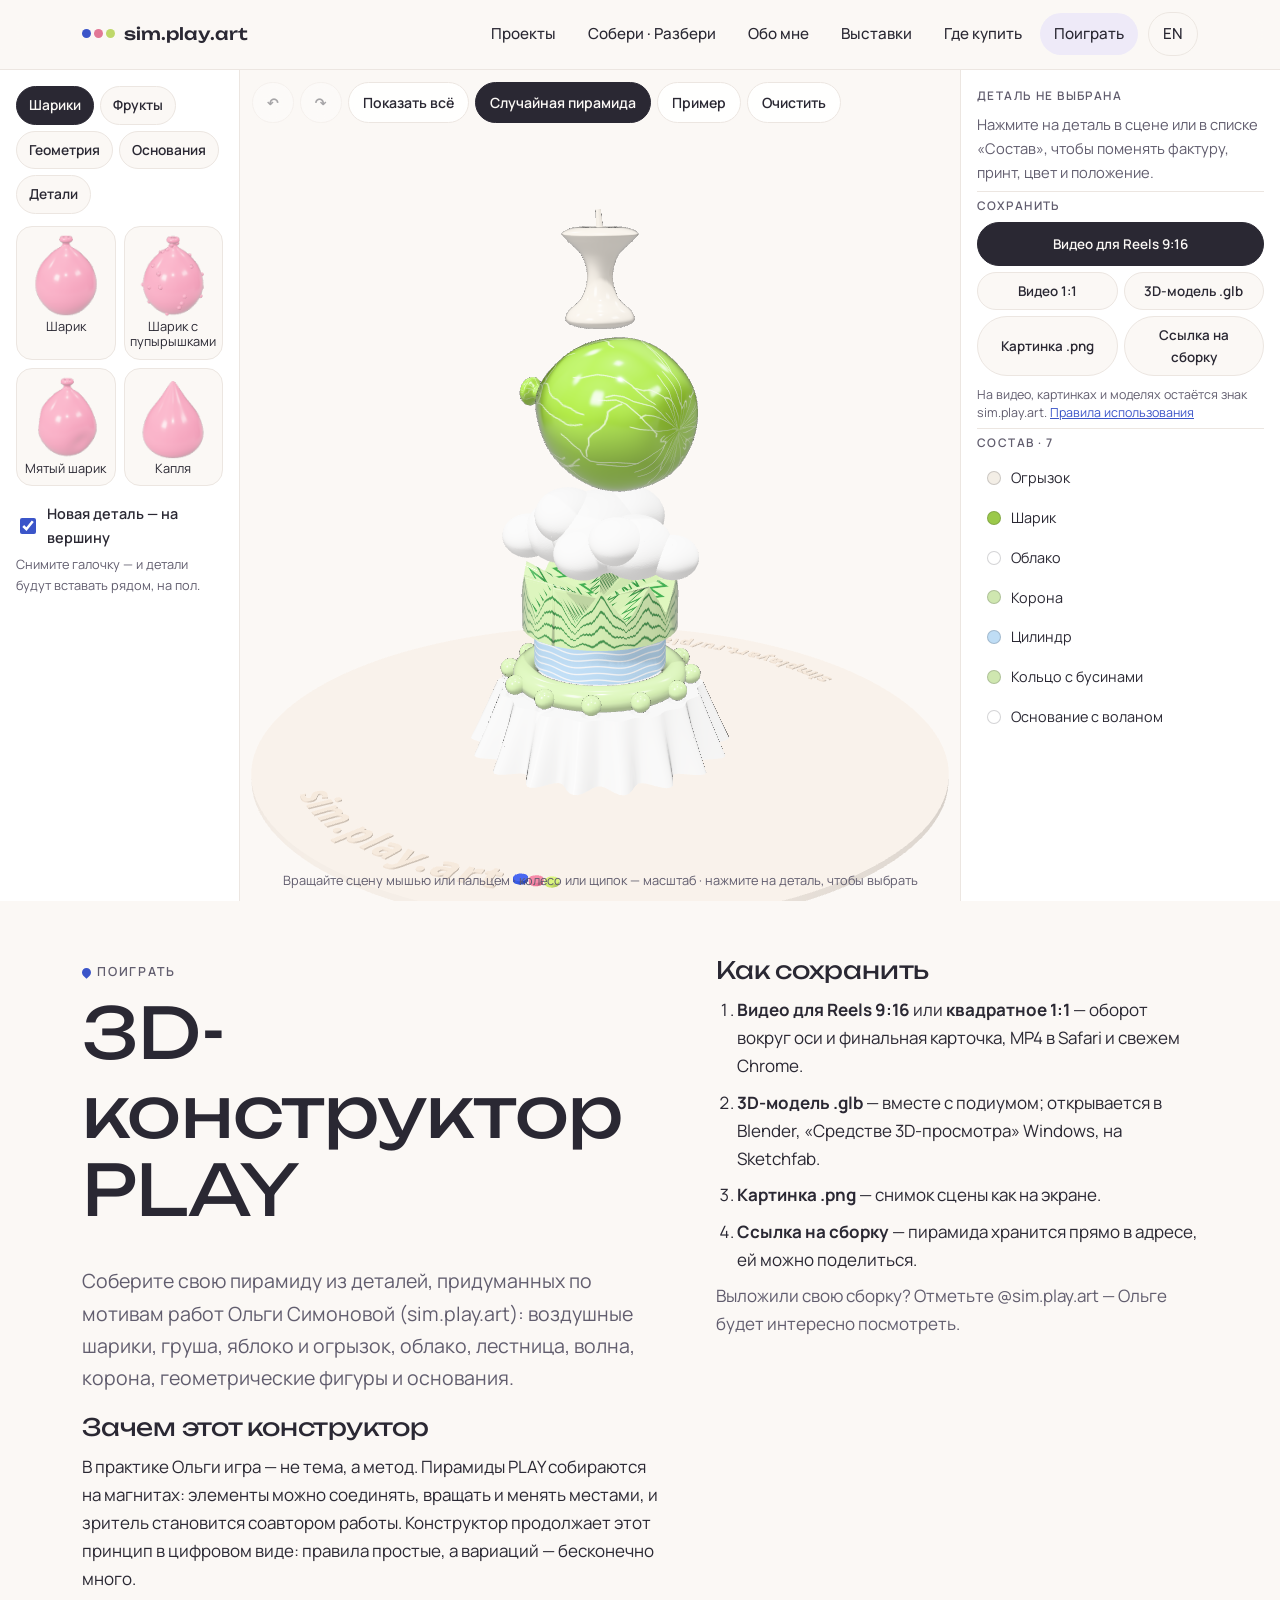
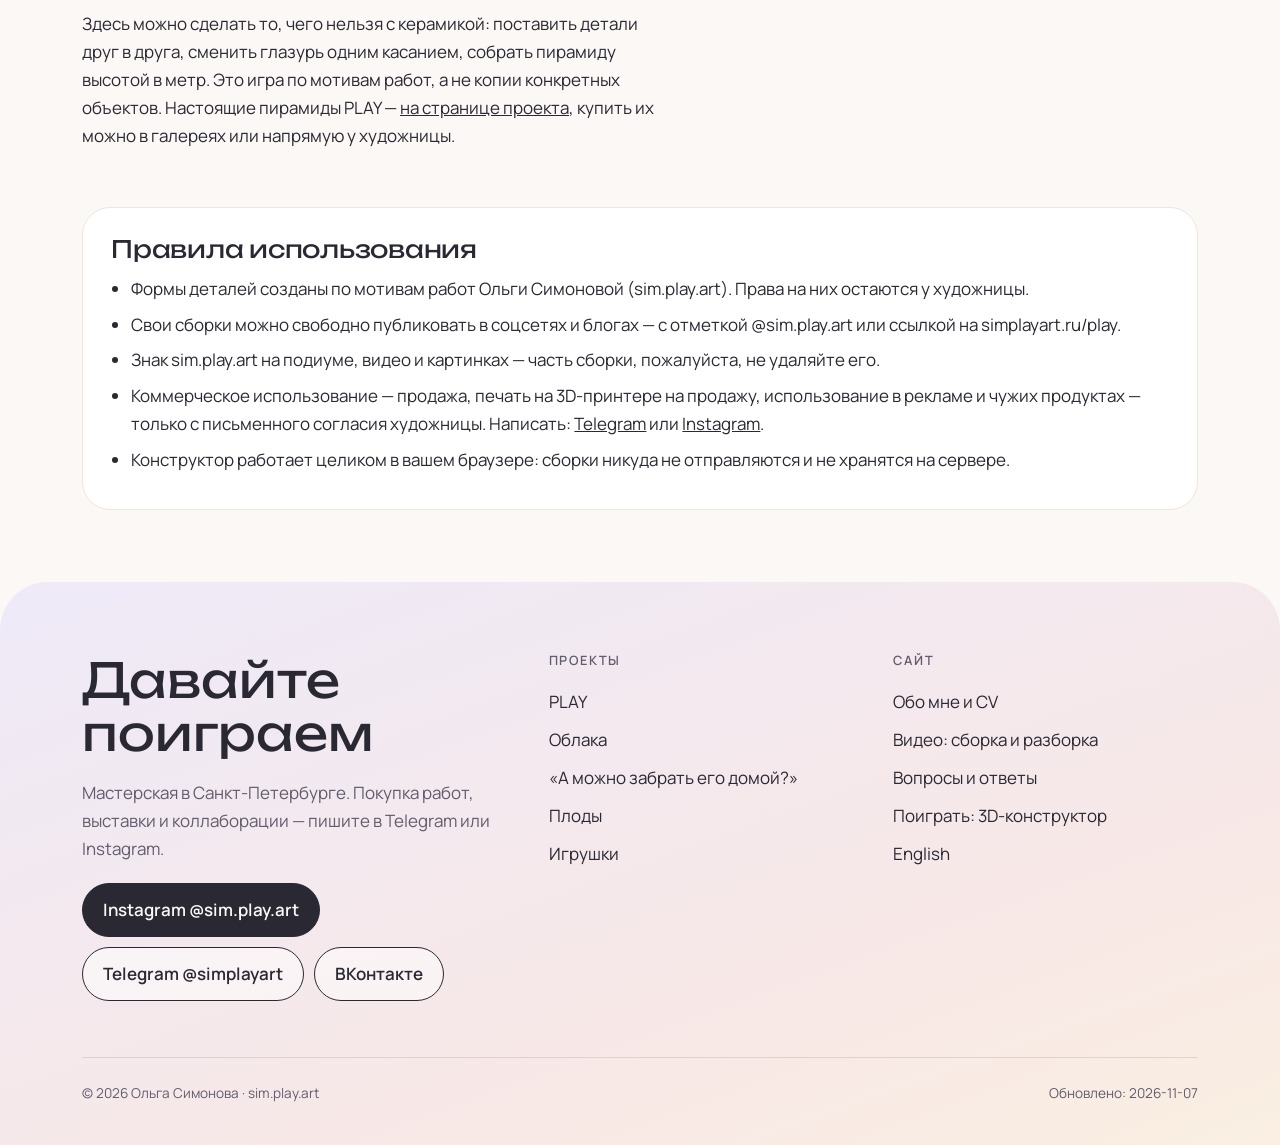
<file: docs/play/index.html>
<!doctype html>
<html lang="ru">
<head>
<meta charset="utf-8">
<meta name="viewport" content="width=device-width,initial-scale=1">
<title>3D-конструктор PLAY — соберите свою пирамиду · sim.play.art</title>
<meta name="description" content="Поиграйте в 3D-конструктор по мотивам керамических пирамид PLAY Ольги Симоновой (sim.play.art): шарики, фрукты, геометрия, фактуры и принты. Сохраните видео для Reels и 3D-модель.">
<link rel="canonical" href="https://simplayart.ru/play/">

<meta name="author" content="Ольга Симонова">
<meta property="og:type" content="website">
<meta property="og:site_name" content="sim.play.art — Ольга Симонова">
<meta property="og:title" content="3D-конструктор PLAY — соберите свою пирамиду · sim.play.art">
<meta property="og:description" content="Поиграйте в 3D-конструктор по мотивам керамических пирамид PLAY Ольги Симоновой (sim.play.art): шарики, фрукты, геометрия, фактуры и принты. Сохраните видео для Reels и 3D-модель.">
<meta property="og:url" content="https://simplayart.ru/play/">
<meta property="og:image" content="https://simplayart.ru/img/og-olga-simonova.jpg">
<meta property="og:locale" content="ru_RU">
<meta name="twitter:card" content="summary_large_image">
<meta name="theme-color" content="#FBF8F5">
<link rel="icon" href="data:image/svg+xml,%3Csvg xmlns='http://www.w3.org/2000/svg' viewBox='0 0 32 32'%3E%3Ccircle cx='7' cy='16' r='5' fill='%233B55C9'/%3E%3Ccircle cx='16' cy='16' r='5' fill='%23E27896'/%3E%3Ccircle cx='25' cy='16' r='5' fill='%23BFD86A'/%3E%3C/svg%3E">
<link rel="preconnect" href="https://fonts.googleapis.com"><link rel="preconnect" href="https://fonts.gstatic.com" crossorigin>
<link href="https://fonts.googleapis.com/css2?family=Manrope:wght@400;500;600;700&family=Unbounded:wght@300;400;500&display=swap&subset=cyrillic" rel="stylesheet">
<link rel="stylesheet" href="../assets/style.css?v=157771bc">
<link rel="stylesheet" href="../assets/play/play.css?v=2ff35409"><link rel="modulepreload" href="../assets/play/three/three.module.min.js">
<script type="application/ld+json">{"@context":"https://schema.org","@graph":[{"@type":"WebSite","@id":"https://simplayart.ru/#website","url":"https://simplayart.ru/","name":"Ольга Симонова — художница (sim.play.art)","inLanguage":["ru","en"],"publisher":{"@id":"https://simplayart.ru/#person"},"about":{"@id":"https://simplayart.ru/#person"}},{"@type":"WebApplication","@id":"https://simplayart.ru/play/#app","name":"3D-конструктор PLAY","url":"https://simplayart.ru/play/","applicationCategory":"GameApplication","operatingSystem":"Любая, в браузере","inLanguage":"ru","isAccessibleForFree":true,"offers":{"@type":"Offer","price":"0","priceCurrency":"RUB"},"description":"Браузерный 3D-конструктор по мотивам керамических пирамид PLAY художницы Ольги Симоновой (sim.play.art): детали, фактуры, принты, экспорт видео и 3D-модели.","creator":{"@id":"https://simplayart.ru/#person"},"isBasedOn":{"@type":"CreativeWork","name":"PLAY","url":"https://simplayart.ru/works/play/","creator":{"@id":"https://simplayart.ru/#person"}}},{"@type":"BreadcrumbList","itemListElement":[{"@type":"ListItem","position":1,"name":"Главная","item":"https://simplayart.ru/"},{"@type":"ListItem","position":2,"name":"3D-конструктор PLAY","item":"https://simplayart.ru/play/"}]}]}</script>
</head>
<body>
<a class="skip" href="#main">К содержанию</a>
<header class="site-head"><div class="wrap head-in">
<a class="logo" href="../" aria-label="sim.play.art — на главную"><span class="logo-dots"><i></i><i></i><i></i></span>sim.play.art</a>
<button class="burger" aria-label="Меню" aria-expanded="false" aria-controls="nav"><span></span><span></span><span></span></button>
<nav class="nav" id="nav" aria-label="Основная навигация"><a href="../#projects">Проекты</a><a href="../#play-video">Собери · Разбери</a><a href="../about/">Обо мне</a><a href="../about/#cv">Выставки</a><a href="../#buy">Где купить</a><a href="../play/" aria-current="page">Поиграть</a><a class="lang" href="../en/" hreflang="en" lang="en">EN</a></nav>
</div></header>
<main id="main">
<section class="pa" aria-label="3D-конструктор PLAY">
  <aside class="pa-left" aria-label="Детали">
    <div class="pa-cats" id="paCats" role="tablist" aria-label="Категории деталей"></div>
    <div class="pa-lib" id="paLib"></div>
    <label class="pa-magnet"><input type="checkbox" id="paMagnet" checked> Новая деталь — на вершину</label>
    <p class="pa-tip">Снимите галочку — и детали будут вставать рядом, на пол.</p>
  </aside>

  <div class="pa-stage" id="paStage">
    <canvas id="paCanvas" aria-label="3D-сцена: соберите свою пирамиду"></canvas>
    <div class="pa-tools">
      <button type="button" id="paUndo" title="Отменить (Ctrl+Z)" aria-label="Отменить">↶</button>
      <button type="button" id="paRedo" title="Вернуть (Ctrl+Shift+Z)" aria-label="Вернуть">↷</button>
      <button type="button" id="paFit">Показать всё</button>
      <button type="button" id="paRandom">Случайная пирамида</button>
      <button type="button" id="paDemo">Пример</button>
      <button type="button" id="paClear">Очистить</button>
    </div>
    <p class="pa-hint">Вращайте сцену мышью или пальцем · колесо или щипок — масштаб · нажмите на деталь, чтобы выбрать</p>
    <div class="pa-rec" id="paRec" hidden><p>Записываем видео вращения…</p><progress id="paRecBar" max="1" value="0"></progress></div>
    <div class="pa-toast" id="paToast" role="status" hidden></div>
    <button type="button" class="pa-go" id="paGo" hidden>Настроить деталь ↓</button>
    <noscript><p class="pa-nojs">Для конструктора нужен JavaScript и браузер с поддержкой WebGL.</p></noscript>
  </div>

  <aside class="pa-right" aria-label="Настройки детали">
    <div id="paEmpty" class="pa-box">
      <h3>Деталь не выбрана</h3>
      <p class="muted">Нажмите на деталь в сцене или в списке «Состав», чтобы поменять фактуру, принт, цвет и положение.</p>
    </div>
    <div id="paSel" class="pa-box" hidden>
      <div class="pa-selhead"><b id="paSelName"></b><span><button type="button" id="paDup">Копия</button><button type="button" id="paDel">Удалить</button></span></div>
      <h3>Положение</h3>
      <div class="pa-snaps">
        <button type="button" id="paTop" title="Поставить на самую верхнюю деталь">На вершину</button>
        <button type="button" id="paBeside" title="Поставить вплотную к ближайшей детали; нажмите ещё раз — другая сторона">Рядом</button>
        <button type="button" id="paPush" title="Вдавить в соседнюю деталь — объекты проникают друг в друга">Вдавить</button>
        <button type="button" id="paFloor" title="Опустить на подиум">На пол</button>
      </div>
      <div class="pa-mode" role="group" aria-label="Что делают стрелки в сцене">
        <button type="button" data-mode="translate" class="on">Стрелки: двигать</button>
        <button type="button" data-mode="rotate">Стрелки: вращать</button>
      </div>
      <div id="paSliders" class="pa-sliders"></div>
      <h3>Фактура</h3>
      <div class="pa-chips" id="paTex"></div>
      <h3>Принт</h3>
      <div class="pa-prints" id="paPrint"></div>
      <h3>Цвет</h3>
      <div class="pa-sws" id="paC1"></div>
      <div id="paC2Box"><h3>Цвет принта</h3><div class="pa-sws" id="paC2"></div></div>
    </div>
    <div class="pa-box">
      <h3>Сохранить</h3>
      <div class="pa-exp">
        <button type="button" id="paVidReels" class="pa-main">Видео для Reels 9:16</button>
        <button type="button" id="paVidSq">Видео 1:1</button>
        <button type="button" id="paGLB">3D-модель .glb</button>
        <button type="button" id="paPNG">Картинка .png</button>
        <button type="button" id="paShare">Ссылка на сборку</button>
      </div>
      <p class="pa-note">На видео, картинках и моделях остаётся знак sim.play.art. <a href="#rules">Правила использования</a></p>
    </div>
    <div class="pa-box">
      <h3>Состав · <span id="paCount">0</span></h3>
      <ol id="paLayers" class="pa-layers"></ol>
    </div>
  </aside>
</section>

<dialog id="paVideoDlg" class="pa-dlg" aria-label="Видео готово">
  <video id="paVideo" controls playsinline loop autoplay muted></video>
  <p id="paVideoNote" class="muted"></p>
  <div class="pa-dlg-btns"><a id="paVideoSave" class="btn btn-fill" href="#">Скачать видео</a><button type="button" id="paVideoClose" class="btn btn-ghost">Закрыть</button></div>
</dialog>

<section class="pa-about"><div class="wrap">
<div class="pa-about-grid">
<div>
<p class="eyebrow">Поиграть</p>
<h1>3D-конструктор PLAY</h1>
<p class="lead">Соберите свою пирамиду из деталей, придуманных по мотивам работ Ольги Симоновой (sim.play.art): воздушные шарики, груша, яблоко и огрызок, облако, лестница, волна, корона, геометрические фигуры и основания.</p>
<h2 style="font-size:1.5rem">Зачем этот конструктор</h2>
<p>В практике Ольги игра — не тема, а метод. Пирамиды PLAY собираются на магнитах: элементы можно соединять, вращать и менять местами, и зритель становится соавтором работы. Конструктор продолжает этот принцип в цифровом виде: правила простые, а вариаций — бесконечно много.</p>
<p>Здесь можно сделать то, чего нельзя с керамикой: поставить детали друг в друга, сменить глазурь одним касанием, собрать пирамиду высотой в метр. Это игра по мотивам работ, а не копии конкретных объектов. Настоящие пирамиды PLAY — <a href="../works/play/">на странице проекта</a>, купить их можно в галереях или напрямую у художницы.</p>
</div>
<div>
<h2 style="font-size:1.5rem">Как сохранить</h2>
<ol>
<li><b>Видео для Reels 9:16</b> или <b>квадратное 1:1</b> — оборот вокруг оси и финальная карточка, MP4 в Safari и свежем Chrome.</li>
<li><b>3D-модель .glb</b> — вместе с подиумом; открывается в Blender, «Средстве 3D-просмотра» Windows, на Sketchfab.</li>
<li><b>Картинка .png</b> — снимок сцены как на экране.</li>
<li><b>Ссылка на сборку</b> — пирамида хранится прямо в адресе, ей можно поделиться.</li>
</ol>
<p class="muted">Выложили свою сборку? Отметьте @sim.play.art — Ольге будет интересно посмотреть.</p>
</div>
</div>
<div class="pa-rules" id="rules">
<h2>Правила использования</h2>
<ul>
<li>Формы деталей созданы по мотивам работ Ольги Симоновой (sim.play.art). Права на них остаются у художницы.</li>
<li>Свои сборки можно свободно публиковать в соцсетях и блогах — с отметкой @sim.play.art или ссылкой на simplayart.ru/play.</li>
<li>Знак sim.play.art на подиуме, видео и картинках — часть сборки, пожалуйста, не удаляйте его.</li>
<li>Коммерческое использование — продажа, печать на 3D-принтере на продажу, использование в рекламе и чужих продуктах — только с письменного согласия художницы. Написать: <a href="https://t.me/simplayart" rel="noopener" target="_blank">Telegram</a> или <a href="https://www.instagram.com/sim.play.art/" rel="noopener" target="_blank">Instagram</a>.</li>
<li>Конструктор работает целиком в вашем браузере: сборки никуда не отправляются и не хранятся на сервере.</li>
</ul>
</div>
</div></section>
</main>
<footer class="site-foot" id="contact"><div class="wrap">
<div class="foot-grid">
<div><p class="foot-title">Давайте поиграем</p><p class="muted" style="max-width:30em">Мастерская в Санкт-Петербурге. Покупка работ, выставки и коллаборации — пишите в Telegram или Instagram.</p>
<div class="socials"><a class="ig" href="https://www.instagram.com/sim.play.art/" rel="me noopener" target="_blank">Instagram @sim.play.art</a>
<a href="https://t.me/simplayart" rel="me noopener" target="_blank">Telegram @simplayart</a>
<a href="https://vk.ru/simplayart" rel="me noopener" target="_blank">ВКонтакте</a></div></div>
<div class="foot-col"><h4>Проекты</h4><ul><li><a href="../works/play/">PLAY</a></li><li><a href="../works/oblaka/">Облака</a></li><li><a href="../works/shariki/">«А можно забрать его домой?»</a></li><li><a href="../works/plody/">Плоды</a></li><li><a href="../works/igrushki/">Игрушки</a></li></ul></div>
<div class="foot-col"><h4>Сайт</h4><ul>
<li><a href="../about/">Обо мне и CV</a></li>
<li><a href="../#play-video">Видео: сборка и разборка</a></li>
<li><a href="../#faq">Вопросы и ответы</a></li>
<li><a href="../play/">Поиграть: 3D-конструктор</a></li>
<li><a href="../en/">English</a></li></ul></div>
</div>
<div class="copy"><span>© 2026 Ольга Симонова · sim.play.art</span><span>Обновлено: 2026-11-07</span></div>
</div></footer>
<script src="../assets/main.js?v=9741487b" defer></script>
<script type="module" src="../assets/play/app.js?v=875186c1"></script>
</body>
</html>
</file>
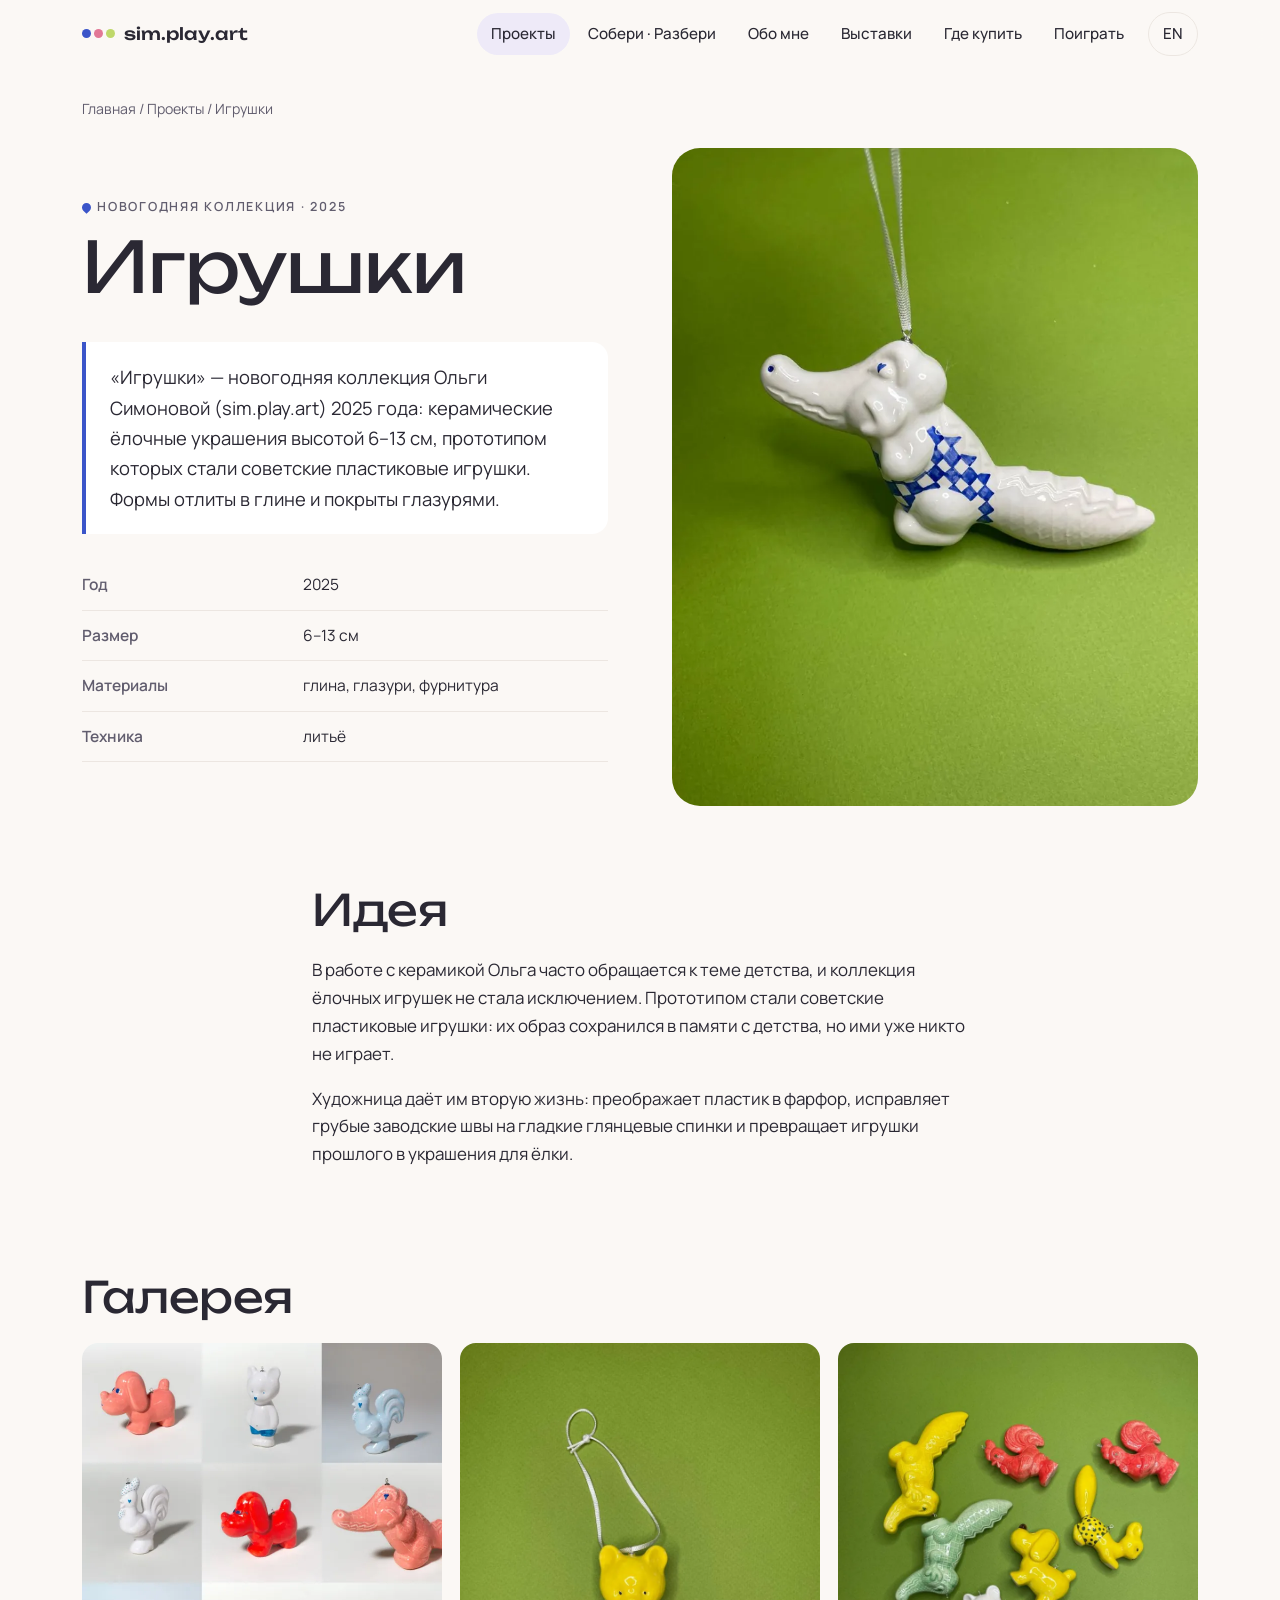
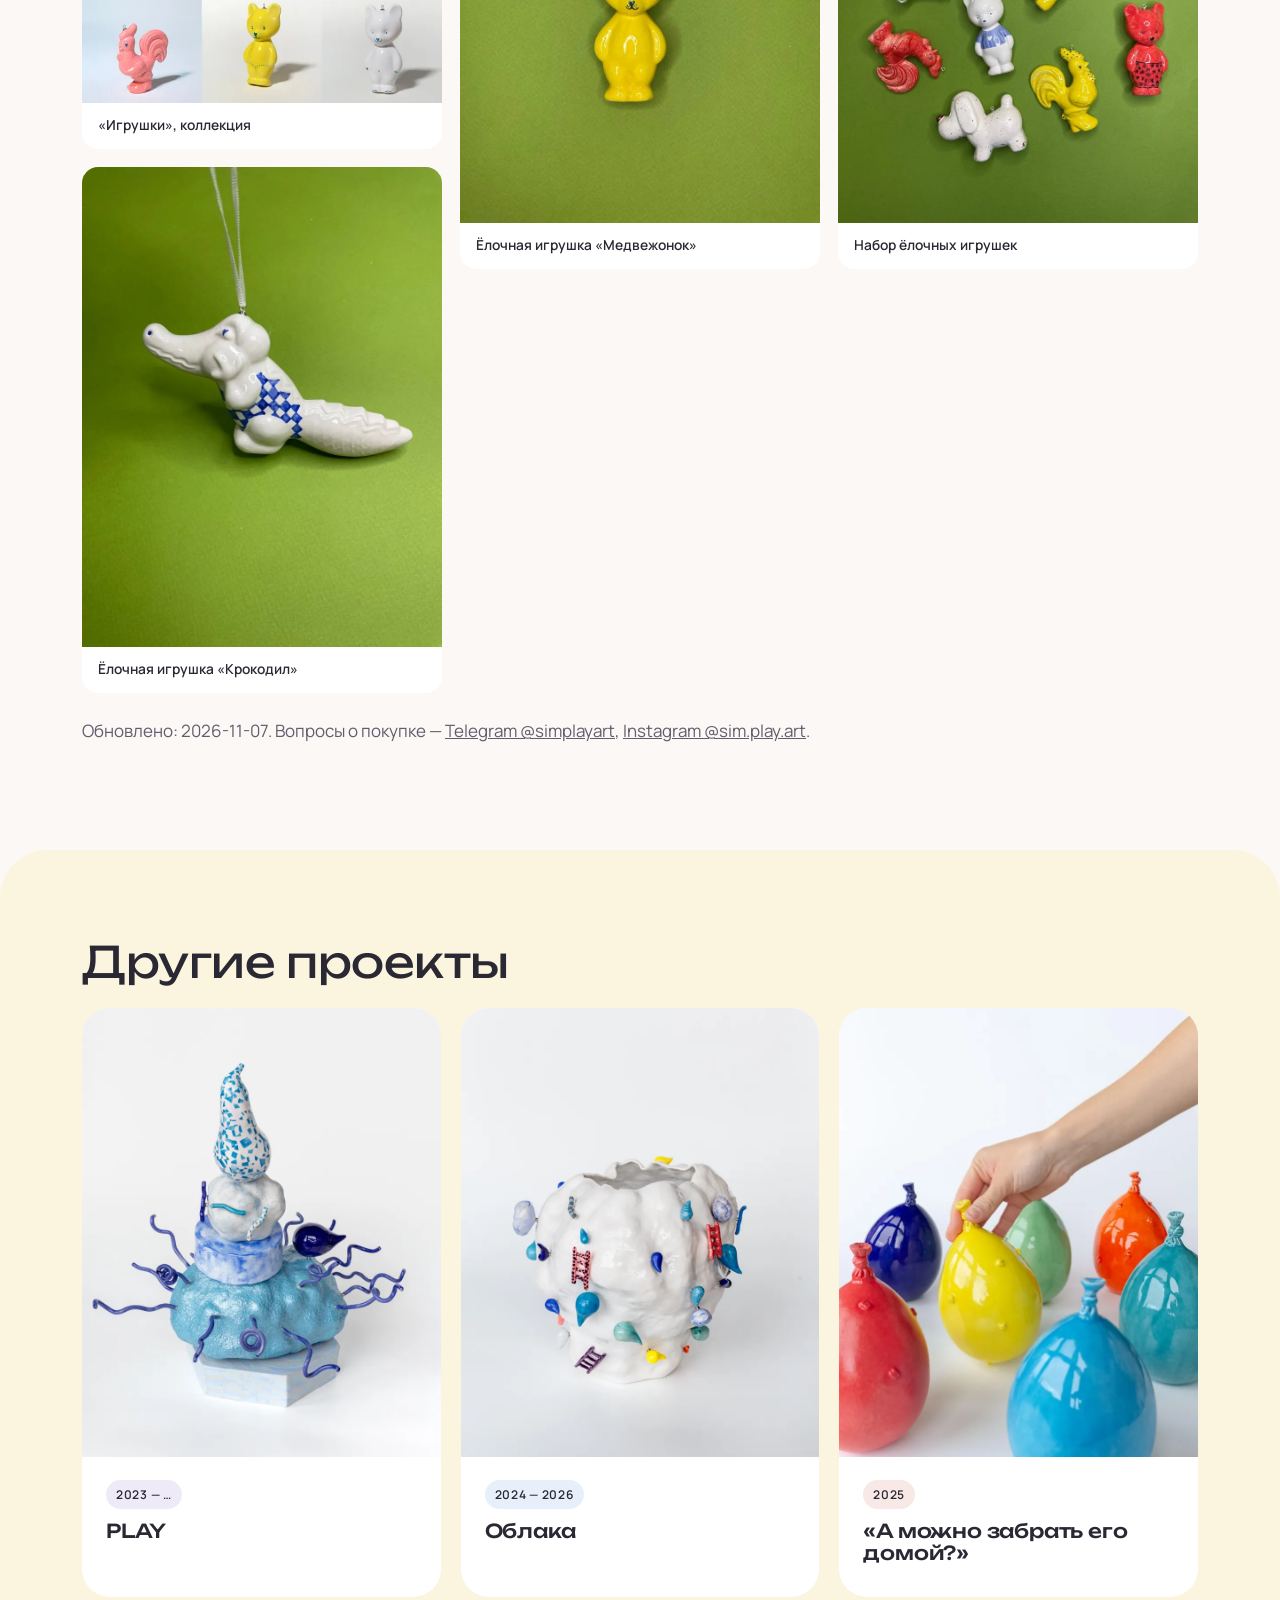
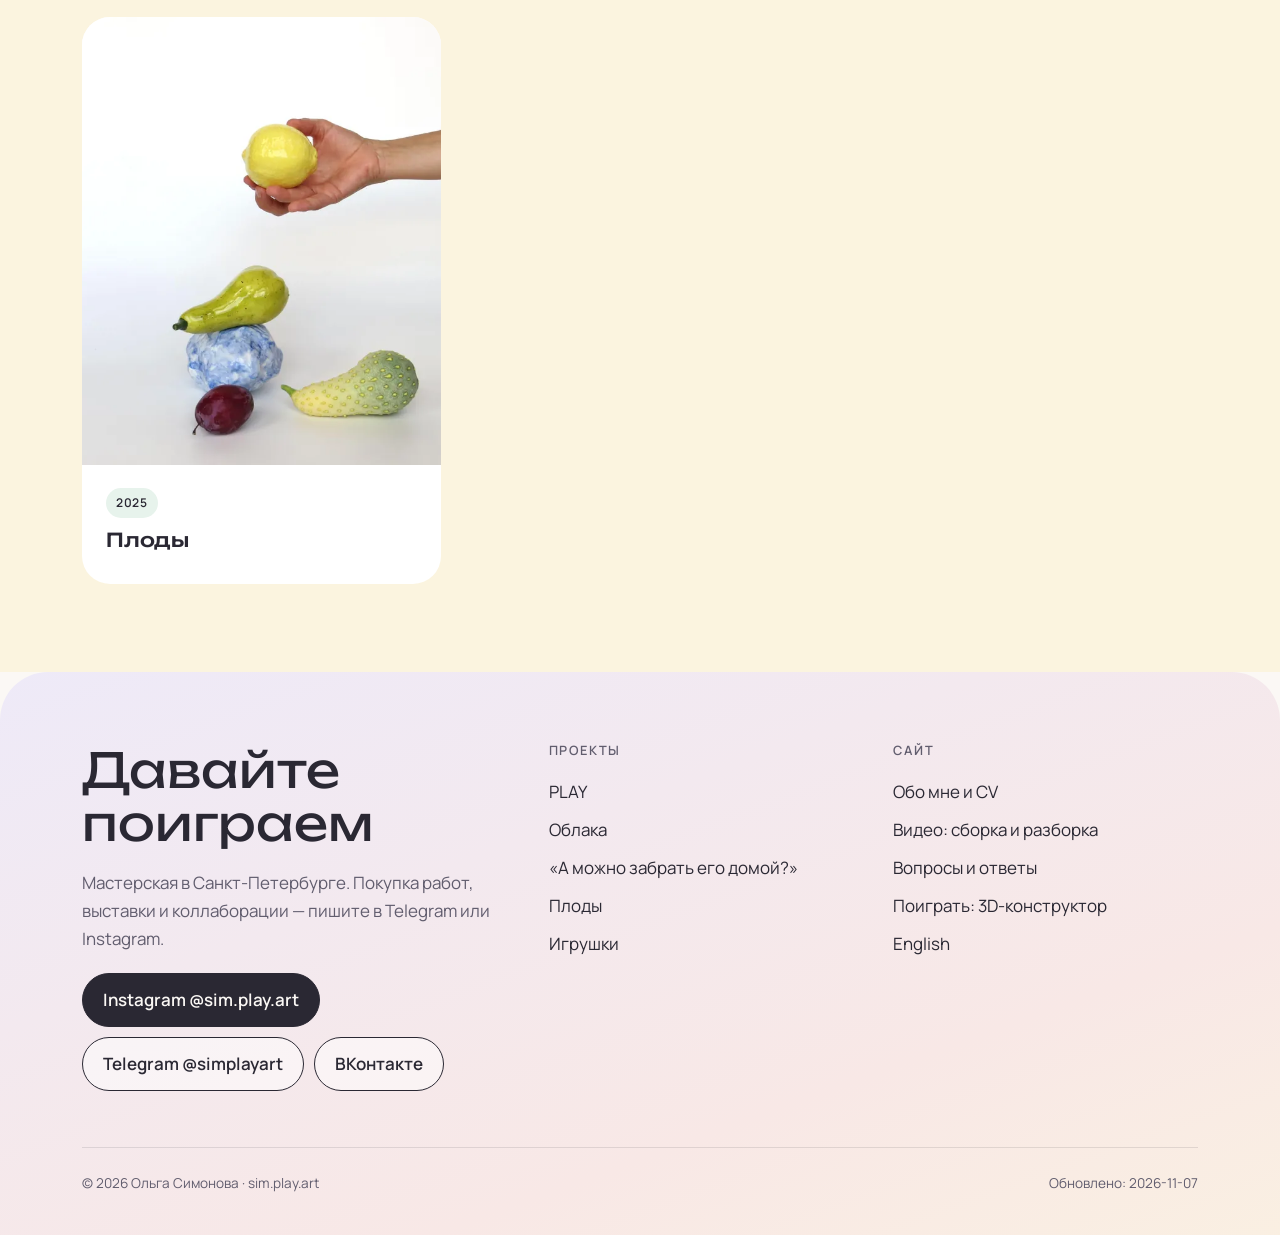
<file: docs/works/igrushki/index.html>
<!doctype html>
<html lang="ru">
<head>
<meta charset="utf-8">
<meta name="viewport" content="width=device-width,initial-scale=1">
<title>«Игрушки» — керамические ёлочные украшения · Ольга Симонова (sim.play.art)</title>
<meta name="description" content="«Игрушки» — новогодняя коллекция Ольги Симоновой (sim.play.art) 2025 года: керамические ёлочные украшения высотой 6–13 см, прототипом которых стали советские пластиковые игрушки. Формы отлиты в глине и покрыты глазурями.">
<link rel="canonical" href="https://simplayart.ru/works/igrushki/">

<meta name="author" content="Ольга Симонова">
<meta property="og:type" content="website">
<meta property="og:site_name" content="sim.play.art — Ольга Симонова">
<meta property="og:title" content="«Игрушки» — керамические ёлочные украшения · Ольга Симонова (sim.play.art)">
<meta property="og:description" content="«Игрушки» — новогодняя коллекция Ольги Симоновой (sim.play.art) 2025 года: керамические ёлочные украшения высотой 6–13 см, прототипом которых стали советские пластиковые игрушки. Формы отлиты в глине и покрыты глазурями.">
<meta property="og:url" content="https://simplayart.ru/works/igrushki/">
<meta property="og:image" content="https://simplayart.ru/img/og-olga-simonova.jpg">
<meta property="og:locale" content="ru_RU">
<meta name="twitter:card" content="summary_large_image">
<meta name="theme-color" content="#FBF8F5">
<link rel="icon" href="data:image/svg+xml,%3Csvg xmlns='http://www.w3.org/2000/svg' viewBox='0 0 32 32'%3E%3Ccircle cx='7' cy='16' r='5' fill='%233B55C9'/%3E%3Ccircle cx='16' cy='16' r='5' fill='%23E27896'/%3E%3Ccircle cx='25' cy='16' r='5' fill='%23BFD86A'/%3E%3C/svg%3E">
<link rel="preconnect" href="https://fonts.googleapis.com"><link rel="preconnect" href="https://fonts.gstatic.com" crossorigin>
<link href="https://fonts.googleapis.com/css2?family=Manrope:wght@400;500;600;700&family=Unbounded:wght@300;400;500&display=swap&subset=cyrillic" rel="stylesheet">
<link rel="stylesheet" href="../../assets/style.css?v=157771bc">
<script type="application/ld+json">{"@context":"https://schema.org","@graph":[{"@type":"WebSite","@id":"https://simplayart.ru/#website","url":"https://simplayart.ru/","name":"Ольга Симонова — художница (sim.play.art)","inLanguage":["ru","en"],"publisher":{"@id":"https://simplayart.ru/#person"},"about":{"@id":"https://simplayart.ru/#person"}},{"@type":"Person","@id":"https://simplayart.ru/#person","name":"Ольга Симонова","alternateName":["sim.play.art","Olga Simonova","SimPlayArt"],"givenName":"Ольга","familyName":"Симонова","jobTitle":"Художница-керамист","description":"Ольга Симонова (sim.play.art) — независимая художница-керамист из Санкт-Петербурга. Создаёт модульные керамические объекты на магнитах: детали можно соединять, вращать и менять местами, а зритель становится соавтором работы. Автор проекта PLAY (с 2023 года), серий «Облака» и «А можно забрать его домой?». Работает независимо, работы представлены в нескольких галереях.","url":"https://simplayart.ru/","image":"https://simplayart.ru/img/olga-simonova-hudozhnitsa-keramist.webp","birthPlace":{"@type":"Place","name":"Псков, Россия"},"homeLocation":{"@type":"Place","name":"Санкт-Петербург, Россия"},"knowsAbout":["керамика","художественная керамика","коллекционный дизайн","глазури","ручная лепка","литьё в гипсовые формы","ceramic art"],"sameAs":["https://www.instagram.com/sim.play.art/","https://t.me/simplayart","https://vk.ru/simplayart","https://sample-art.com/authors/olga-simonova","https://bizar.art/author/olga-simonova-9117"],"subjectOf":[{"@type":"NewsArticle","headline":"«Переменная облачность»: выставка о женской изменчивости и внутренней силе","url":"https://snob.ru/art/peremennaia-oblachnost-vystavka-o-zhenskoi-izmenchivosti-i-vnutrennei-sile/","inLanguage":"ru","publisher":{"@type":"Organization","name":"Сноб","url":"https://snob.ru/"},"datePublished":"2026-03-16T12:00:00+03:00"},{"@type":"NewsArticle","headline":"«Не про инфантилизм, а про любовь»: Анастасия Постригай — о новой выставке «Играть можно»","url":"https://www.buro247.ru/culture/arts/24-feb-2026-postrigay-about-new-exhibition.html","inLanguage":"ru","publisher":{"@type":"Organization","name":"BURO.","url":"https://buro247.ru/"},"datePublished":"2026-02-24T12:00:00+03:00"},{"@type":"NewsArticle","headline":"Colour Block: победители всероссийского конкурса в галерее Art&Brut","url":"https://www.interior.ru/art/15901-color-block-pobediteli-vserossiiskogo-konkursa-v-galeree-artbrut.html","inLanguage":"ru","publisher":{"@type":"Organization","name":"Interior.ru","url":"https://interior.ru/"},"datePublished":"2023-07-26T12:00:00+03:00"},{"@type":"NewsArticle","headline":"В Ростове открылась выставка современного искусства «Переменная облачность»","url":"https://www.dg-yug.ru/article/20234661.html","inLanguage":"ru","publisher":{"@type":"Organization","name":"Деловая газета.Юг","url":"https://dg-yug.ru/"},"datePublished":"2026-03-18T12:00:00+03:00"},{"@type":"NewsArticle","headline":"Выставка Тимофея Малярова и Ольги Симоновой «Играть можно»","url":"https://artmoskovia.ru/vystavka-timofeya-malyarova-i-olgi-simonovoj-igrat-mozhno.html","inLanguage":"ru","publisher":{"@type":"Organization","name":"АртМосковия","url":"https://artmoskovia.ru/"},"datePublished":"2026-01-31T12:00:00+03:00"},{"@type":"NewsArticle","headline":"Работы Козина и Дашевского покажут в Русском музее на выставке об играх","url":"https://www.sobaka.ru/entertainment/art/213723","inLanguage":"ru","publisher":{"@type":"Organization","name":"Собака.ru","url":"https://sobaka.ru/"},"datePublished":"2026-04-23T12:00:00+03:00"},{"@type":"Article","headline":"Q&A: Ольга Симонова","url":"https://design-mate.ru/read/people/anketa/olga-simonova-questionnaire","inLanguage":"ru","publisher":{"@type":"Organization","name":"Design Mate","url":"https://design-mate.ru/"},"datePublished":"2024-02-12T12:00:00+03:00"},{"@type":"Article","headline":"Победители проекта «Стекольная сессия 2025»","url":"https://elaginpark.org/news/pobediteli-proekta-stekolnaya-sessiya-2025/","inLanguage":"ru","publisher":{"@type":"Organization","name":"ЦПКиО им. Кирова","url":"https://elaginpark.org/"}}]},{"@type":"BreadcrumbList","itemListElement":[{"@type":"ListItem","position":1,"name":"Главная","item":"https://simplayart.ru/"},{"@type":"ListItem","position":2,"name":"Игрушки","item":"https://simplayart.ru/works/igrushki/"}]},{"@type":"CollectionPage","@id":"https://simplayart.ru/works/igrushki/#page","url":"https://simplayart.ru/works/igrushki/","name":"«Игрушки» — керамические ёлочные украшения","description":"«Игрушки» — новогодняя коллекция Ольги Симоновой (sim.play.art) 2025 года: керамические ёлочные украшения высотой 6–13 см, прототипом которых стали советские пластиковые игрушки. Формы отлиты в глине и покрыты глазурями.","author":{"@id":"https://simplayart.ru/#person"},"dateModified":"2026-11-07T12:00:00+03:00","inLanguage":"ru","about":{"@type":"CreativeWorkSeries","name":"Игрушки","creator":{"@id":"https://simplayart.ru/#person"}}}]}</script>
</head>
<body>
<a class="skip" href="#main">К содержанию</a>
<header class="site-head"><div class="wrap head-in">
<a class="logo" href="../../" aria-label="sim.play.art — на главную"><span class="logo-dots"><i></i><i></i><i></i></span>sim.play.art</a>
<button class="burger" aria-label="Меню" aria-expanded="false" aria-controls="nav"><span></span><span></span><span></span></button>
<nav class="nav" id="nav" aria-label="Основная навигация"><a href="../../#projects" aria-current="page">Проекты</a><a href="../../#play-video">Собери · Разбери</a><a href="../../about/">Обо мне</a><a href="../../about/#cv">Выставки</a><a href="../../#buy">Где купить</a><a href="../../play/">Поиграть</a><a class="lang" href="../../en/" hreflang="en" lang="en">EN</a></nav>
</div></header>
<main id="main">
<div class="wrap crumbs"><a href="../../">Главная</a> / <a href="../../#projects">Проекты</a> / Игрушки</div>
<section class="series-hero"><div class="wrap two">
<div class="reveal in"><span class="eyebrow">Новогодняя коллекция · 2025</span><h1>Игрушки</h1>
<p class="answer">«Игрушки» — новогодняя коллекция Ольги Симоновой (sim.play.art) 2025 года: керамические ёлочные украшения высотой 6–13 см, прототипом которых стали советские пластиковые игрушки. Формы отлиты в глине и покрыты глазурями.</p>
<table class="ftable"><tr><th>Год</th><td>2025</td></tr><tr><th>Размер</th><td>6–13 см</td></tr><tr><th>Материалы</th><td>глина, глазури, фурнитура</td></tr><tr><th>Техника</th><td>литьё</td></tr></table></div>
<div class="reveal in"><img src="../../img/elochnaya-igrushka-krokodil.webp" srcset="../../img/elochnaya-igrushka-krokodil-720.webp 810w, ../../img/elochnaya-igrushka-krokodil.webp 960w" sizes="(min-width:900px) 45vw, 100vw" width="960" height="1280" alt="Игрушки — керамика Ольги Симоновой (sim.play.art)" fetchpriority="high"></div>
</div></section>
<section class="section" style="padding-top:24px"><div class="wrap prose reveal"><h2>Идея</h2><p>В работе с керамикой Ольга часто обращается к теме детства, и коллекция ёлочных игрушек не стала исключением. Прототипом стали советские пластиковые игрушки: их образ сохранился в памяти с детства, но ими уже никто не играет.</p><p>Художница даёт им вторую жизнь: преображает пластик в фарфор, исправляет грубые заводские швы на гладкие глянцевые спинки и превращает игрушки прошлого в украшения для ёлки.</p></div></section>

<section class="section" style="padding-top:0" id="gallery"><div class="wrap"><h2>Галерея</h2><div class="gallery"><figure class="reveal"><img src="../../img/elochnye-igrushki-farfor.webp" srcset="../../img/elochnye-igrushki-farfor-720.webp 720w, ../../img/elochnye-igrushki-farfor.webp 1280w" sizes="(min-width:1000px) 33vw, (min-width:620px) 50vw, 100vw" width="1280" height="1280" alt="«Игрушки», коллекция — Игрушки, Ольга Симонова (sim.play.art)" loading="lazy" decoding="async"><figcaption><b>«Игрушки», коллекция</b></figcaption></figure><figure class="reveal"><img src="../../img/elochnaya-igrushka-krokodil.webp" srcset="../../img/elochnaya-igrushka-krokodil-720.webp 810w, ../../img/elochnaya-igrushka-krokodil.webp 960w" sizes="(min-width:1000px) 33vw, (min-width:620px) 50vw, 100vw" width="960" height="1280" alt="Ёлочная игрушка «Крокодил» — Игрушки, Ольга Симонова (sim.play.art)" loading="lazy" decoding="async"><figcaption><b>Ёлочная игрушка «Крокодил»</b></figcaption></figure><figure class="reveal"><img src="../../img/elochnaya-igrushka-medvezhonok.webp" srcset="../../img/elochnaya-igrushka-medvezhonok-720.webp 810w, ../../img/elochnaya-igrushka-medvezhonok.webp 960w" sizes="(min-width:1000px) 33vw, (min-width:620px) 50vw, 100vw" width="960" height="1280" alt="Ёлочная игрушка «Медвежонок» — Игрушки, Ольга Симонова (sim.play.art)" loading="lazy" decoding="async"><figcaption><b>Ёлочная игрушка «Медвежонок»</b></figcaption></figure><figure class="reveal"><img src="../../img/elochnye-igrushki-nabor.webp" srcset="../../img/elochnye-igrushki-nabor-720.webp 810w, ../../img/elochnye-igrushki-nabor.webp 960w" sizes="(min-width:1000px) 33vw, (min-width:620px) 50vw, 100vw" width="960" height="1280" alt="Набор ёлочных игрушек — Игрушки, Ольга Симонова (sim.play.art)" loading="lazy" decoding="async"><figcaption><b>Набор ёлочных игрушек</b></figcaption></figure></div>
<p class="muted" style="margin-top:24px">Обновлено: 2026-11-07. Вопросы о покупке — <a href="https://t.me/simplayart">Telegram @simplayart</a>, <a href="https://www.instagram.com/sim.play.art/">Instagram @sim.play.art</a>.</p></div></section>

<section class="section tint-butter round-top"><div class="wrap"><h2>Другие проекты</h2><div class="cards"><a class="card reveal" href="../../works/play/" style="--c:var(--lilac)"><div class="card-img"><img src="../../img/play-11-keramika-2026.webp" srcset="../../img/play-11-keramika-2026-720.webp 810w, ../../img/play-11-keramika-2026.webp 1536w" sizes="(min-width:1000px) 33vw, (min-width:620px) 50vw, 100vw" width="1536" height="2048" alt="PLAY" loading="lazy" decoding="async"></div><div class="card-body"><span class="tag">2023 — …</span><h3>PLAY</h3></div></a><a class="card reveal" href="../../works/oblaka/" style="--c:var(--sky)"><div class="card-img"><img src="../../img/oblako-snezhny-kom-2026.webp" srcset="../../img/oblako-snezhny-kom-2026-720.webp 810w, ../../img/oblako-snezhny-kom-2026.webp 1536w" sizes="(min-width:1000px) 33vw, (min-width:620px) 50vw, 100vw" width="1536" height="2048" alt="Облака" loading="lazy" decoding="async"></div><div class="card-body"><span class="tag">2024 — 2026</span><h3>Облака</h3></div></a><a class="card reveal" href="../../works/shariki/" style="--c:var(--blush)"><div class="card-img"><img src="../../img/keramicheskie-shariki-a-mozhno-zabrat-ego-domoy.webp" srcset="../../img/keramicheskie-shariki-a-mozhno-zabrat-ego-domoy-720.webp 720w, ../../img/keramicheskie-shariki-a-mozhno-zabrat-ego-domoy.webp 1366w" sizes="(min-width:1000px) 33vw, (min-width:620px) 50vw, 100vw" width="1366" height="2048" alt="«А можно забрать его домой?»" loading="lazy" decoding="async"></div><div class="card-body"><span class="tag">2025</span><h3>«А можно забрать его домой?»</h3></div></a><a class="card reveal" href="../../works/plody/" style="--c:var(--mint)"><div class="card-img"><img src="../../img/plody-keramika-limon-grusha.webp" srcset="../../img/plody-keramika-limon-grusha-720.webp 720w, ../../img/plody-keramika-limon-grusha.webp 1600w" sizes="(min-width:1000px) 33vw, (min-width:620px) 50vw, 100vw" width="1600" height="1600" alt="Плоды" loading="lazy" decoding="async"></div><div class="card-body"><span class="tag">2025</span><h3>Плоды</h3></div></a></div></div></section>
</main>
<footer class="site-foot" id="contact"><div class="wrap">
<div class="foot-grid">
<div><p class="foot-title">Давайте поиграем</p><p class="muted" style="max-width:30em">Мастерская в Санкт-Петербурге. Покупка работ, выставки и коллаборации — пишите в Telegram или Instagram.</p>
<div class="socials"><a class="ig" href="https://www.instagram.com/sim.play.art/" rel="me noopener" target="_blank">Instagram @sim.play.art</a>
<a href="https://t.me/simplayart" rel="me noopener" target="_blank">Telegram @simplayart</a>
<a href="https://vk.ru/simplayart" rel="me noopener" target="_blank">ВКонтакте</a></div></div>
<div class="foot-col"><h4>Проекты</h4><ul><li><a href="../../works/play/">PLAY</a></li><li><a href="../../works/oblaka/">Облака</a></li><li><a href="../../works/shariki/">«А можно забрать его домой?»</a></li><li><a href="../../works/plody/">Плоды</a></li><li><a href="../../works/igrushki/">Игрушки</a></li></ul></div>
<div class="foot-col"><h4>Сайт</h4><ul>
<li><a href="../../about/">Обо мне и CV</a></li>
<li><a href="../../#play-video">Видео: сборка и разборка</a></li>
<li><a href="../../#faq">Вопросы и ответы</a></li>
<li><a href="../../play/">Поиграть: 3D-конструктор</a></li>
<li><a href="../../en/">English</a></li></ul></div>
</div>
<div class="copy"><span>© 2026 Ольга Симонова · sim.play.art</span><span>Обновлено: 2026-11-07</span></div>
</div></footer>
<script src="../../assets/main.js?v=9741487b" defer></script>
</body>
</html>
</file>
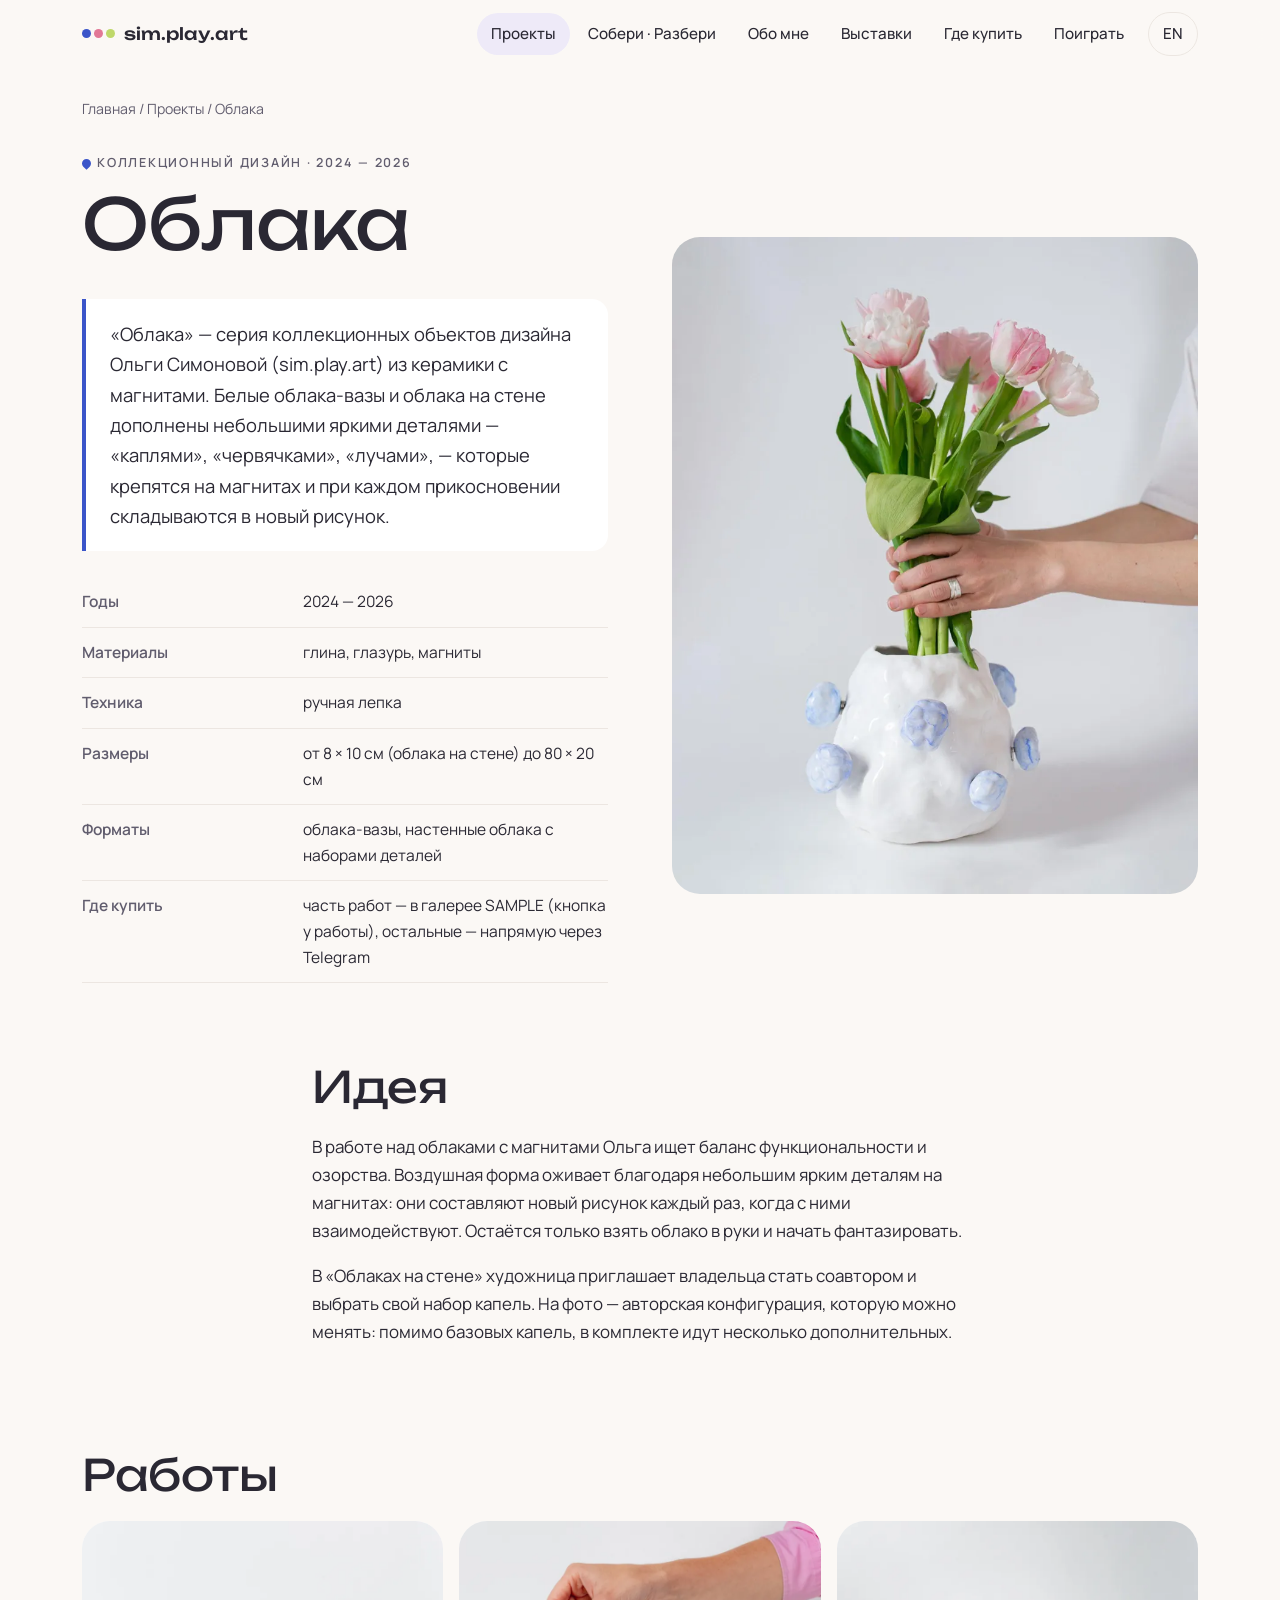
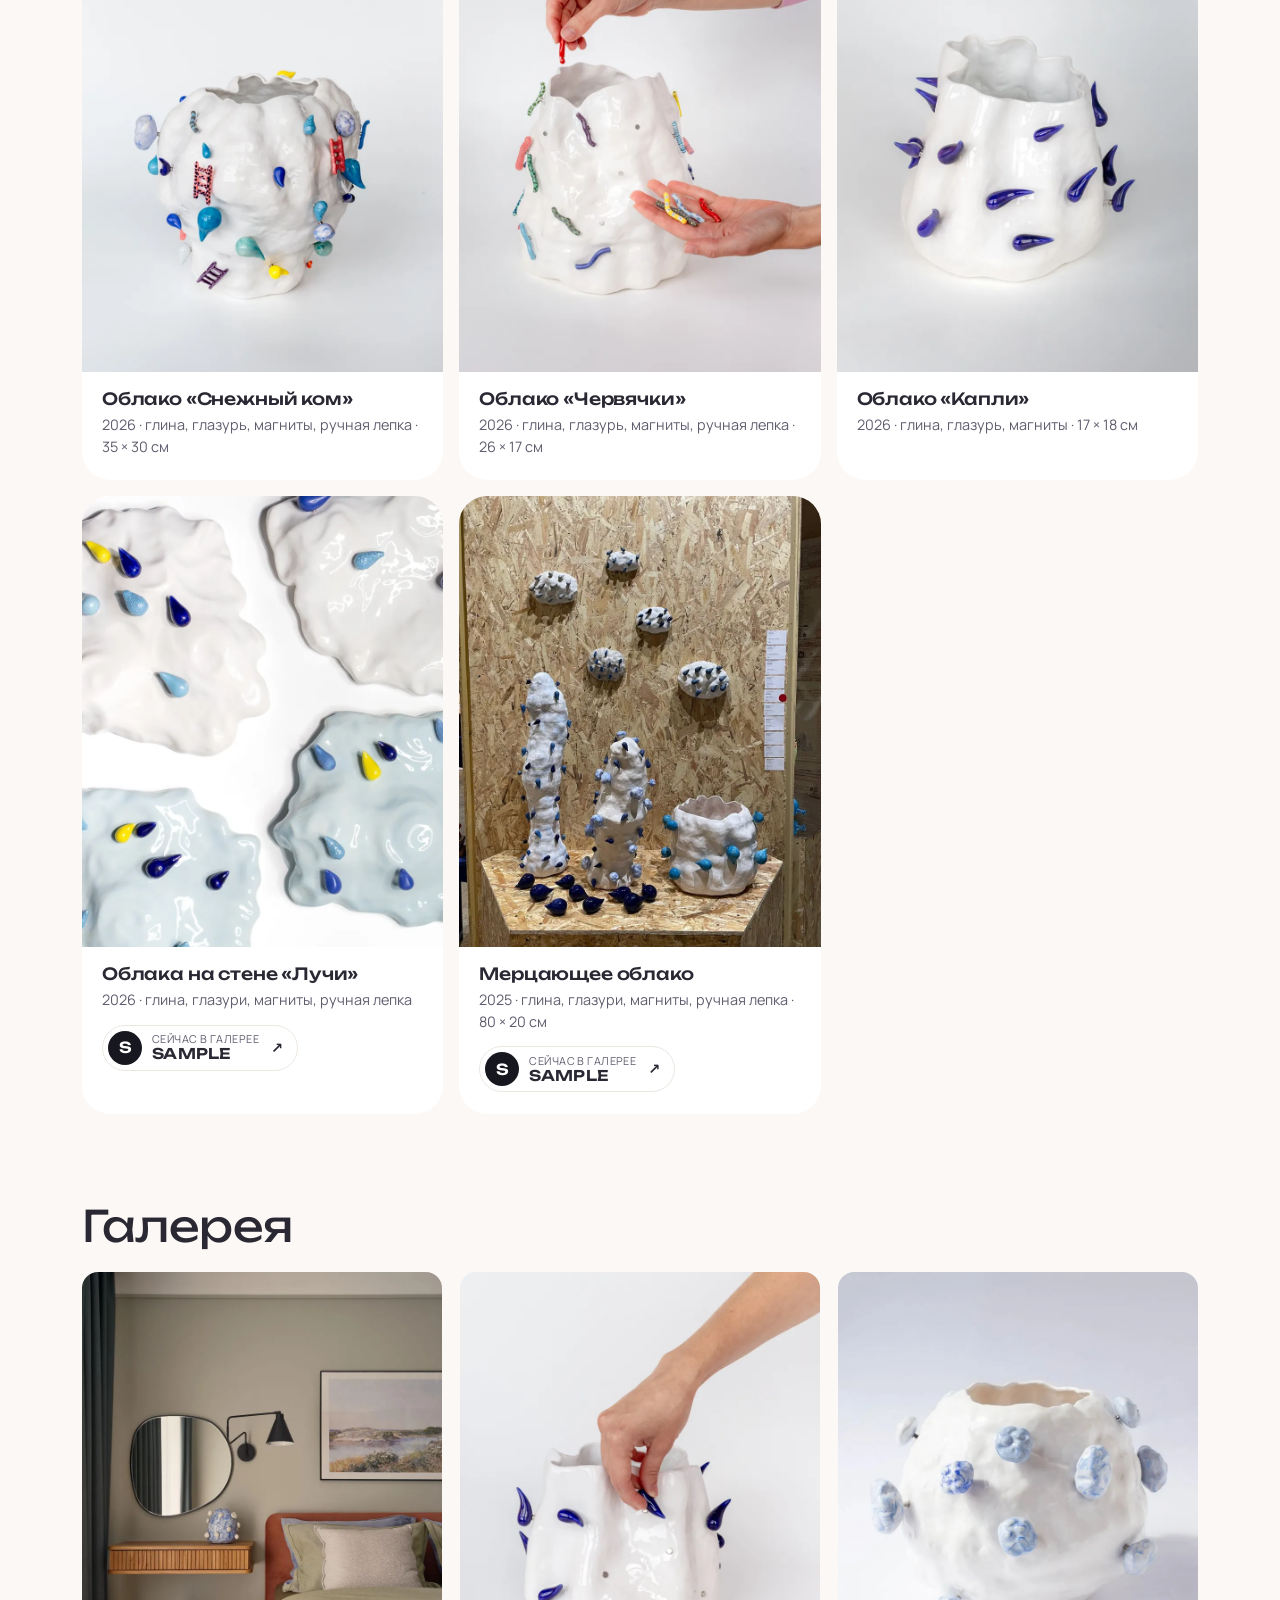
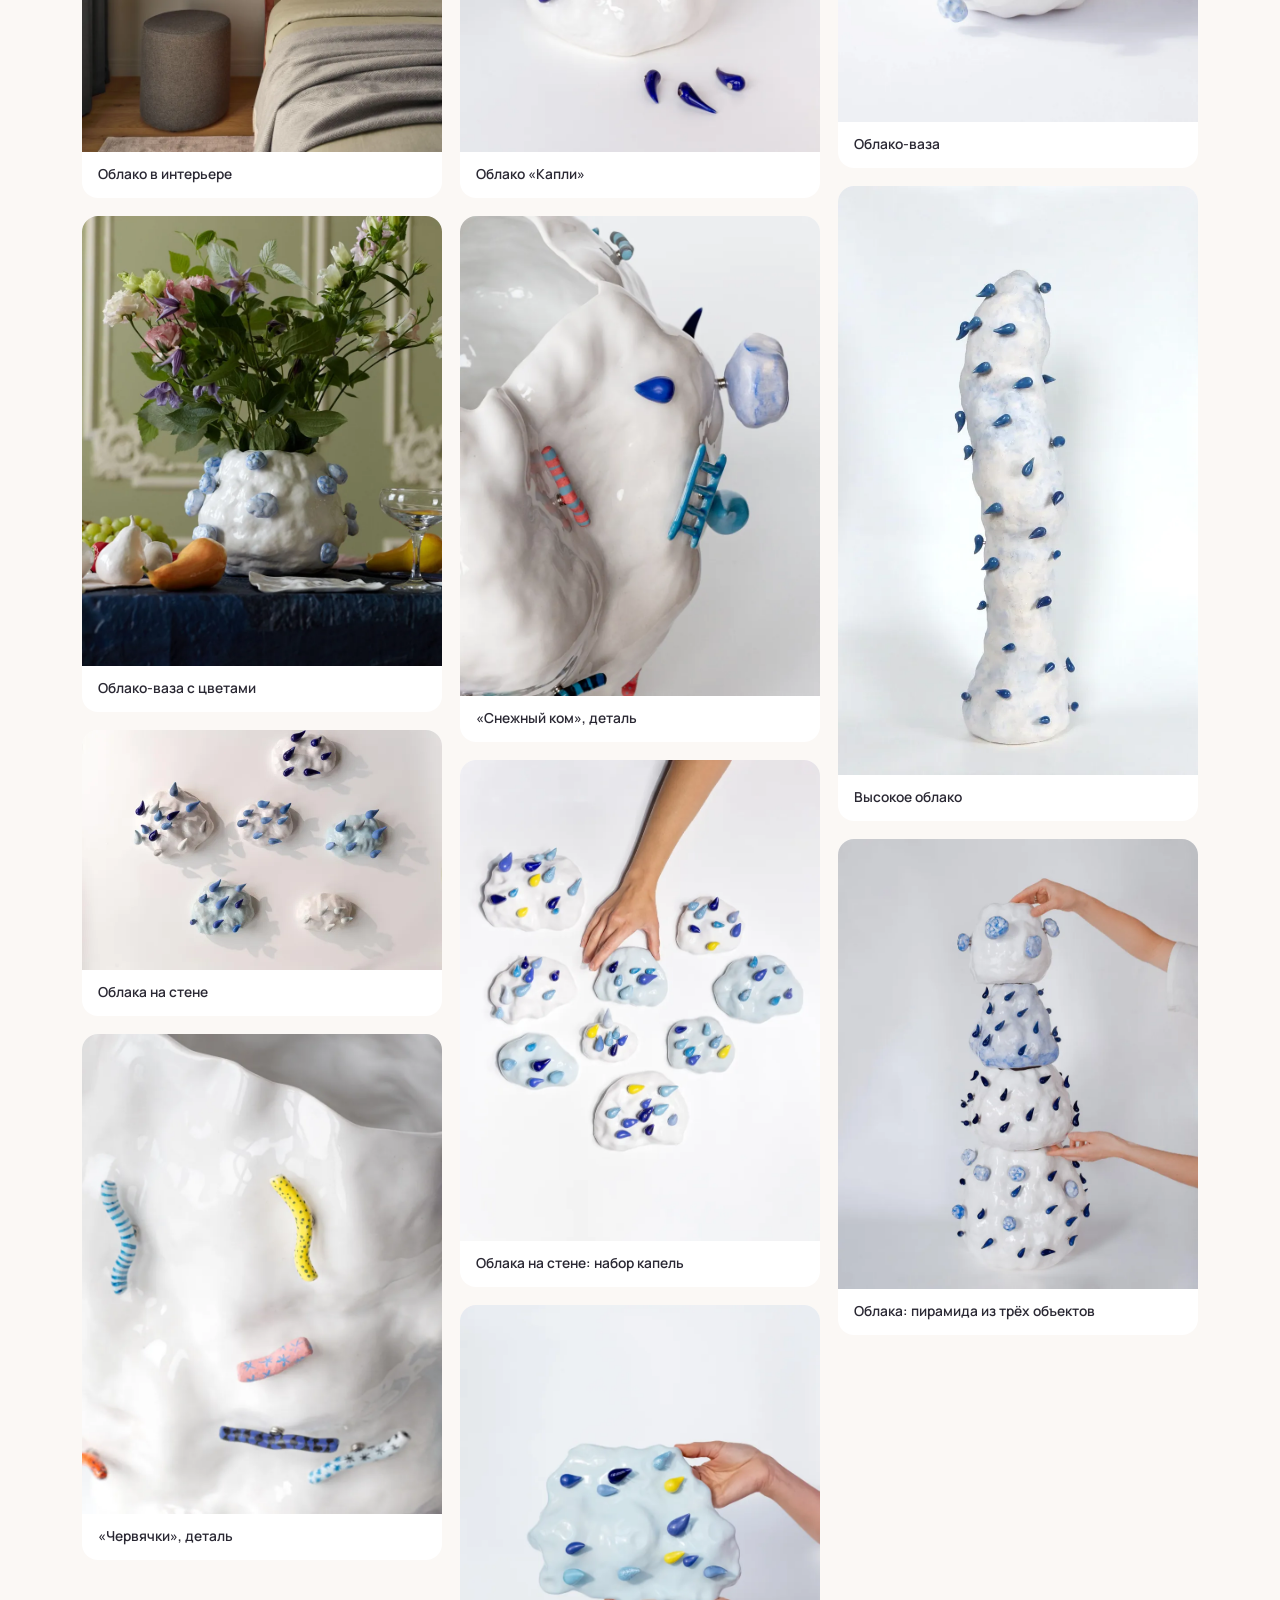
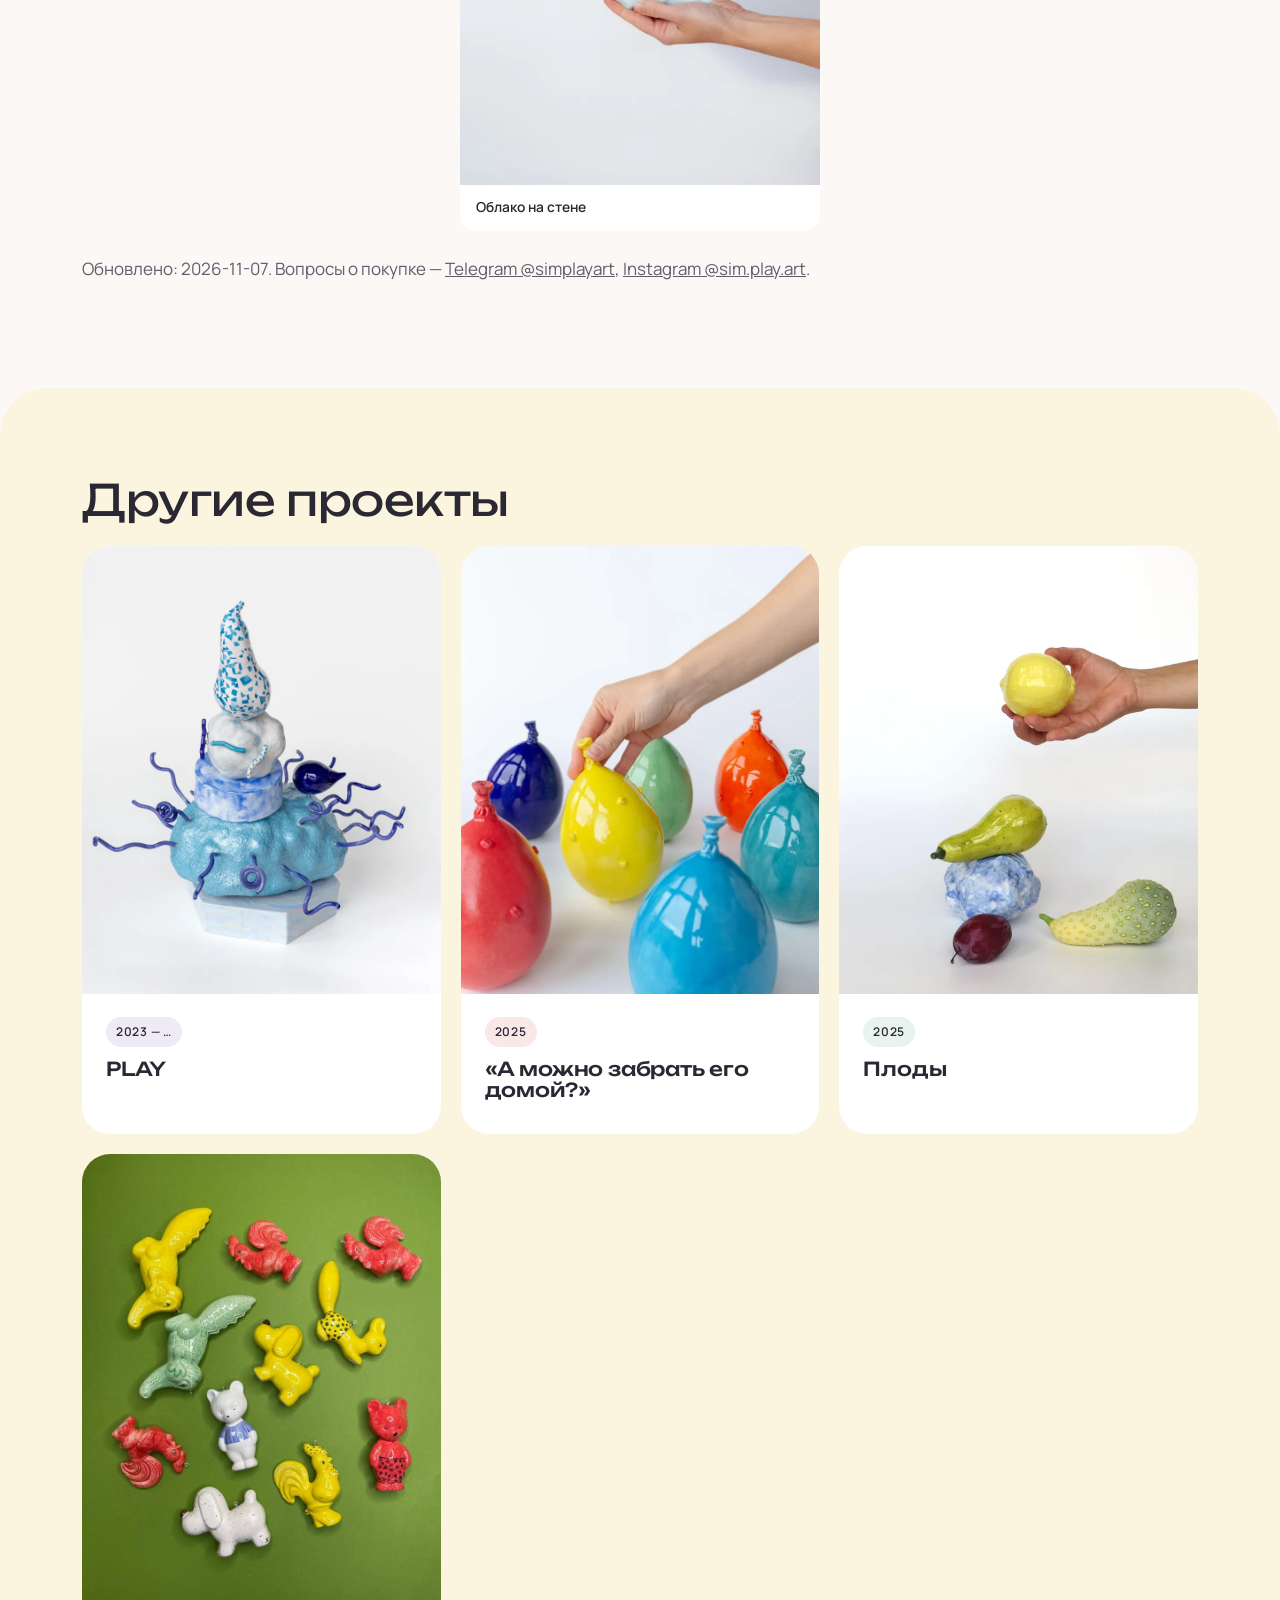
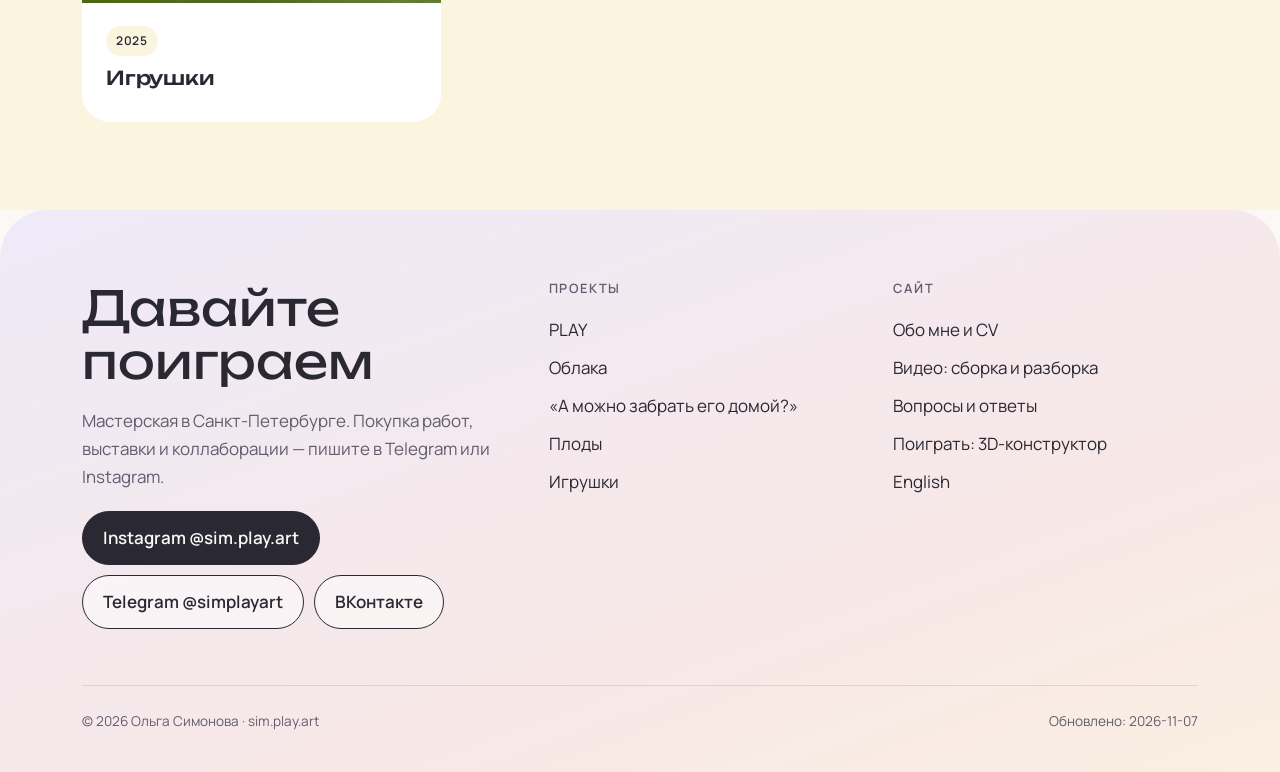
<file: docs/works/oblaka/index.html>
<!doctype html>
<html lang="ru">
<head>
<meta charset="utf-8">
<meta name="viewport" content="width=device-width,initial-scale=1">
<title>«Облака» — керамика с магнитами · Ольга Симонова (sim.play.art)</title>
<meta name="description" content="«Облака» — серия коллекционных объектов дизайна Ольги Симоновой (sim.play.art) из керамики с магнитами. Белые облака-вазы и облака на стене дополнены небольшими яркими деталями — «каплями», «червячками», «лучами», — которые крепятся на магнитах и при">
<link rel="canonical" href="https://simplayart.ru/works/oblaka/">

<meta name="author" content="Ольга Симонова">
<meta property="og:type" content="website">
<meta property="og:site_name" content="sim.play.art — Ольга Симонова">
<meta property="og:title" content="«Облака» — керамика с магнитами · Ольга Симонова (sim.play.art)">
<meta property="og:description" content="«Облака» — серия коллекционных объектов дизайна Ольги Симоновой (sim.play.art) из керамики с магнитами. Белые облака-вазы и облака на стене дополнены небольшими яркими деталями — «каплями», «червячками», «лучами», — которые крепятся на магнитах и при">
<meta property="og:url" content="https://simplayart.ru/works/oblaka/">
<meta property="og:image" content="https://simplayart.ru/img/og-olga-simonova.jpg">
<meta property="og:locale" content="ru_RU">
<meta name="twitter:card" content="summary_large_image">
<meta name="theme-color" content="#FBF8F5">
<link rel="icon" href="data:image/svg+xml,%3Csvg xmlns='http://www.w3.org/2000/svg' viewBox='0 0 32 32'%3E%3Ccircle cx='7' cy='16' r='5' fill='%233B55C9'/%3E%3Ccircle cx='16' cy='16' r='5' fill='%23E27896'/%3E%3Ccircle cx='25' cy='16' r='5' fill='%23BFD86A'/%3E%3C/svg%3E">
<link rel="preconnect" href="https://fonts.googleapis.com"><link rel="preconnect" href="https://fonts.gstatic.com" crossorigin>
<link href="https://fonts.googleapis.com/css2?family=Manrope:wght@400;500;600;700&family=Unbounded:wght@300;400;500&display=swap&subset=cyrillic" rel="stylesheet">
<link rel="stylesheet" href="../../assets/style.css?v=157771bc">
<script type="application/ld+json">{"@context":"https://schema.org","@graph":[{"@type":"WebSite","@id":"https://simplayart.ru/#website","url":"https://simplayart.ru/","name":"Ольга Симонова — художница (sim.play.art)","inLanguage":["ru","en"],"publisher":{"@id":"https://simplayart.ru/#person"},"about":{"@id":"https://simplayart.ru/#person"}},{"@type":"Person","@id":"https://simplayart.ru/#person","name":"Ольга Симонова","alternateName":["sim.play.art","Olga Simonova","SimPlayArt"],"givenName":"Ольга","familyName":"Симонова","jobTitle":"Художница-керамист","description":"Ольга Симонова (sim.play.art) — независимая художница-керамист из Санкт-Петербурга. Создаёт модульные керамические объекты на магнитах: детали можно соединять, вращать и менять местами, а зритель становится соавтором работы. Автор проекта PLAY (с 2023 года), серий «Облака» и «А можно забрать его домой?». Работает независимо, работы представлены в нескольких галереях.","url":"https://simplayart.ru/","image":"https://simplayart.ru/img/olga-simonova-hudozhnitsa-keramist.webp","birthPlace":{"@type":"Place","name":"Псков, Россия"},"homeLocation":{"@type":"Place","name":"Санкт-Петербург, Россия"},"knowsAbout":["керамика","художественная керамика","коллекционный дизайн","глазури","ручная лепка","литьё в гипсовые формы","ceramic art"],"sameAs":["https://www.instagram.com/sim.play.art/","https://t.me/simplayart","https://vk.ru/simplayart","https://sample-art.com/authors/olga-simonova","https://bizar.art/author/olga-simonova-9117"],"subjectOf":[{"@type":"NewsArticle","headline":"«Переменная облачность»: выставка о женской изменчивости и внутренней силе","url":"https://snob.ru/art/peremennaia-oblachnost-vystavka-o-zhenskoi-izmenchivosti-i-vnutrennei-sile/","inLanguage":"ru","publisher":{"@type":"Organization","name":"Сноб","url":"https://snob.ru/"},"datePublished":"2026-03-16T12:00:00+03:00"},{"@type":"NewsArticle","headline":"«Не про инфантилизм, а про любовь»: Анастасия Постригай — о новой выставке «Играть можно»","url":"https://www.buro247.ru/culture/arts/24-feb-2026-postrigay-about-new-exhibition.html","inLanguage":"ru","publisher":{"@type":"Organization","name":"BURO.","url":"https://buro247.ru/"},"datePublished":"2026-02-24T12:00:00+03:00"},{"@type":"NewsArticle","headline":"Colour Block: победители всероссийского конкурса в галерее Art&Brut","url":"https://www.interior.ru/art/15901-color-block-pobediteli-vserossiiskogo-konkursa-v-galeree-artbrut.html","inLanguage":"ru","publisher":{"@type":"Organization","name":"Interior.ru","url":"https://interior.ru/"},"datePublished":"2023-07-26T12:00:00+03:00"},{"@type":"NewsArticle","headline":"В Ростове открылась выставка современного искусства «Переменная облачность»","url":"https://www.dg-yug.ru/article/20234661.html","inLanguage":"ru","publisher":{"@type":"Organization","name":"Деловая газета.Юг","url":"https://dg-yug.ru/"},"datePublished":"2026-03-18T12:00:00+03:00"},{"@type":"NewsArticle","headline":"Выставка Тимофея Малярова и Ольги Симоновой «Играть можно»","url":"https://artmoskovia.ru/vystavka-timofeya-malyarova-i-olgi-simonovoj-igrat-mozhno.html","inLanguage":"ru","publisher":{"@type":"Organization","name":"АртМосковия","url":"https://artmoskovia.ru/"},"datePublished":"2026-01-31T12:00:00+03:00"},{"@type":"NewsArticle","headline":"Работы Козина и Дашевского покажут в Русском музее на выставке об играх","url":"https://www.sobaka.ru/entertainment/art/213723","inLanguage":"ru","publisher":{"@type":"Organization","name":"Собака.ru","url":"https://sobaka.ru/"},"datePublished":"2026-04-23T12:00:00+03:00"},{"@type":"Article","headline":"Q&A: Ольга Симонова","url":"https://design-mate.ru/read/people/anketa/olga-simonova-questionnaire","inLanguage":"ru","publisher":{"@type":"Organization","name":"Design Mate","url":"https://design-mate.ru/"},"datePublished":"2024-02-12T12:00:00+03:00"},{"@type":"Article","headline":"Победители проекта «Стекольная сессия 2025»","url":"https://elaginpark.org/news/pobediteli-proekta-stekolnaya-sessiya-2025/","inLanguage":"ru","publisher":{"@type":"Organization","name":"ЦПКиО им. Кирова","url":"https://elaginpark.org/"}}]},{"@type":"BreadcrumbList","itemListElement":[{"@type":"ListItem","position":1,"name":"Главная","item":"https://simplayart.ru/"},{"@type":"ListItem","position":2,"name":"Облака","item":"https://simplayart.ru/works/oblaka/"}]},{"@type":"CollectionPage","@id":"https://simplayart.ru/works/oblaka/#page","url":"https://simplayart.ru/works/oblaka/","name":"«Облака» — керамика с магнитами","description":"«Облака» — серия коллекционных объектов дизайна Ольги Симоновой (sim.play.art) из керамики с магнитами. Белые облака-вазы и облака на стене дополнены небольшими яркими деталями — «каплями», «червячками», «лучами», — которые крепятся на магнитах и при каждом прикосновении складываются в новый рисунок.","author":{"@id":"https://simplayart.ru/#person"},"dateModified":"2026-11-07T12:00:00+03:00","inLanguage":"ru","about":{"@type":"CreativeWorkSeries","name":"Облака","creator":{"@id":"https://simplayart.ru/#person"}},"hasPart":[{"@type":"VisualArtwork","name":"Облако «Снежный ком»","creator":{"@id":"https://simplayart.ru/#person"},"dateCreated":"2026","artform":"Керамика","artMedium":"глина, глазурь, магниты, ручная лепка","image":"https://simplayart.ru/img/oblako-snezhny-kom-2026.webp","isPartOf":{"@type":"CreativeWorkSeries","name":"Облака","url":"https://simplayart.ru/works/oblaka/"},"height":{"@type":"Distance","name":"35 см"},"width":{"@type":"Distance","name":"30 см"}},{"@type":"VisualArtwork","name":"Облако «Червячки»","creator":{"@id":"https://simplayart.ru/#person"},"dateCreated":"2026","artform":"Керамика","artMedium":"глина, глазурь, магниты, ручная лепка","image":"https://simplayart.ru/img/oblako-chervyachki-2026.webp","isPartOf":{"@type":"CreativeWorkSeries","name":"Облака","url":"https://simplayart.ru/works/oblaka/"},"height":{"@type":"Distance","name":"26 см"},"width":{"@type":"Distance","name":"17 см"}},{"@type":"VisualArtwork","name":"Облако «Капли»","creator":{"@id":"https://simplayart.ru/#person"},"dateCreated":"2026","artform":"Керамика","artMedium":"глина, глазурь, магниты","image":"https://simplayart.ru/img/oblako-kapli-2026.webp","isPartOf":{"@type":"CreativeWorkSeries","name":"Облака","url":"https://simplayart.ru/works/oblaka/"},"height":{"@type":"Distance","name":"17 см"},"width":{"@type":"Distance","name":"18 см"}},{"@type":"VisualArtwork","name":"Облака на стене «Лучи»","creator":{"@id":"https://simplayart.ru/#person"},"dateCreated":"2026","artform":"Керамика","artMedium":"глина, глазури, магниты, ручная лепка","image":"https://simplayart.ru/img/oblaka-na-stene-luchi-2026.webp","isPartOf":{"@type":"CreativeWorkSeries","name":"Облака","url":"https://simplayart.ru/works/oblaka/"},"url":"https://sample-art.com/authors/olga-simonova","offers":[{"@type":"Offer","url":"https://sample-art.com/authors/olga-simonova","availability":"https://schema.org/InStock","seller":{"@type":"ArtGallery","name":"SAMPLE","url":"https://sample-art.com/"}}]},{"@type":"VisualArtwork","name":"Мерцающее облако","creator":{"@id":"https://simplayart.ru/#person"},"dateCreated":"2025","artform":"Керамика","artMedium":"глина, глазури, магниты, ручная лепка","image":"https://simplayart.ru/img/oblaka-ekspozitsiya.webp","isPartOf":{"@type":"CreativeWorkSeries","name":"Облака","url":"https://simplayart.ru/works/oblaka/"},"height":{"@type":"Distance","name":"80 см"},"width":{"@type":"Distance","name":"20 см"},"url":"https://sample-art.com/catalog/Ceramics/olga-simonova/mercayushee-oblako-6781","offers":[{"@type":"Offer","url":"https://sample-art.com/catalog/Ceramics/olga-simonova/mercayushee-oblako-6781","availability":"https://schema.org/InStock","seller":{"@type":"ArtGallery","name":"SAMPLE","url":"https://sample-art.com/"}}]}]}]}</script>
</head>
<body>
<a class="skip" href="#main">К содержанию</a>
<header class="site-head"><div class="wrap head-in">
<a class="logo" href="../../" aria-label="sim.play.art — на главную"><span class="logo-dots"><i></i><i></i><i></i></span>sim.play.art</a>
<button class="burger" aria-label="Меню" aria-expanded="false" aria-controls="nav"><span></span><span></span><span></span></button>
<nav class="nav" id="nav" aria-label="Основная навигация"><a href="../../#projects" aria-current="page">Проекты</a><a href="../../#play-video">Собери · Разбери</a><a href="../../about/">Обо мне</a><a href="../../about/#cv">Выставки</a><a href="../../#buy">Где купить</a><a href="../../play/">Поиграть</a><a class="lang" href="../../en/" hreflang="en" lang="en">EN</a></nav>
</div></header>
<main id="main">
<div class="wrap crumbs"><a href="../../">Главная</a> / <a href="../../#projects">Проекты</a> / Облака</div>
<section class="series-hero"><div class="wrap two">
<div class="reveal in"><span class="eyebrow">Коллекционный дизайн · 2024 — 2026</span><h1>Облака</h1>
<p class="answer">«Облака» — серия коллекционных объектов дизайна Ольги Симоновой (sim.play.art) из керамики с магнитами. Белые облака-вазы и облака на стене дополнены небольшими яркими деталями — «каплями», «червячками», «лучами», — которые крепятся на магнитах и при каждом прикосновении складываются в новый рисунок.</p>
<table class="ftable"><tr><th>Годы</th><td>2024 — 2026</td></tr><tr><th>Материалы</th><td>глина, глазурь, магниты</td></tr><tr><th>Техника</th><td>ручная лепка</td></tr><tr><th>Размеры</th><td>от 8 × 10 см (облака на стене) до 80 × 20 см</td></tr><tr><th>Форматы</th><td>облака-вазы, настенные облака с наборами деталей</td></tr><tr><th>Где купить</th><td>часть работ — в галерее SAMPLE (кнопка у работы), остальные — напрямую через Telegram</td></tr></table></div>
<div class="reveal in"><img src="../../img/oblako-vaza-s-tyulpanami.webp" srcset="../../img/oblako-vaza-s-tyulpanami-720.webp 864w, ../../img/oblako-vaza-s-tyulpanami.webp 1638w" sizes="(min-width:900px) 45vw, 100vw" width="1638" height="2048" alt="Облака — керамика Ольги Симоновой (sim.play.art)" fetchpriority="high"></div>
</div></section>
<section class="section" style="padding-top:24px"><div class="wrap prose reveal"><h2>Идея</h2><p>В работе над облаками с магнитами Ольга ищет баланс функциональности и озорства. Воздушная форма оживает благодаря небольшим ярким деталям на магнитах: они составляют новый рисунок каждый раз, когда с ними взаимодействуют. Остаётся только взять облако в руки и начать фантазировать.</p><p>В «Облаках на стене» художница приглашает владельца стать соавтором и выбрать свой набор капель. На фото — авторская конфигурация, которую можно менять: помимо базовых капель, в комплекте идут несколько дополнительных.</p></div></section>
<section class="section" style="padding-top:0" id="raboty"><div class="wrap"><h2>Работы</h2><div class="works"><article class="work reveal"><img src="../../img/oblako-snezhny-kom-2026.webp" srcset="../../img/oblako-snezhny-kom-2026-720.webp 810w, ../../img/oblako-snezhny-kom-2026.webp 1536w" sizes="(min-width:1000px) 33vw, (min-width:620px) 50vw, 100vw" width="1536" height="2048" alt="Облако «Снежный ком», 2026: глина, глазурь, магниты, ручная лепка — работа Ольги Симоновой" loading="lazy" decoding="async"><div><h3>Облако «Снежный ком»</h3><p>2026 · глина, глазурь, магниты, ручная лепка · 35 × 30 см</p></div></article><article class="work reveal"><img src="../../img/oblako-chervyachki-2026.webp" srcset="../../img/oblako-chervyachki-2026-720.webp 810w, ../../img/oblako-chervyachki-2026.webp 1536w" sizes="(min-width:1000px) 33vw, (min-width:620px) 50vw, 100vw" width="1536" height="2048" alt="Облако «Червячки», 2026: глина, глазурь, магниты, ручная лепка — работа Ольги Симоновой" loading="lazy" decoding="async"><div><h3>Облако «Червячки»</h3><p>2026 · глина, глазурь, магниты, ручная лепка · 26 × 17 см</p></div></article><article class="work reveal"><img src="../../img/oblako-kapli-2026.webp" srcset="../../img/oblako-kapli-2026-720.webp 810w, ../../img/oblako-kapli-2026.webp 1536w" sizes="(min-width:1000px) 33vw, (min-width:620px) 50vw, 100vw" width="1536" height="2048" alt="Облако «Капли», 2026: глина, глазурь, магниты — работа Ольги Симоновой" loading="lazy" decoding="async"><div><h3>Облако «Капли»</h3><p>2026 · глина, глазурь, магниты · 17 × 18 см</p></div></article><article class="work reveal"><img src="../../img/oblaka-na-stene-luchi-2026.webp" srcset="../../img/oblaka-na-stene-luchi-2026-720.webp 810w, ../../img/oblaka-na-stene-luchi-2026.webp 1536w" sizes="(min-width:1000px) 33vw, (min-width:620px) 50vw, 100vw" width="1536" height="2048" alt="Облака на стене «Лучи», 2026: глина, глазури, магниты, ручная лепка — работа Ольги Симоновой" loading="lazy" decoding="async"><div><h3>Облака на стене «Лучи»</h3><p>2026 · глина, глазури, магниты, ручная лепка</p><div class="gal-btns"><a class="gal-btn" href="https://sample-art.com/authors/olga-simonova" target="_blank" rel="noopener" style="--g:#17171f" aria-label="Сейчас в галерее SAMPLE (откроется сайт галереи)"><i aria-hidden="true">S</i><span><small>Сейчас в галерее</small><b>SAMPLE</b></span><em aria-hidden="true">↗</em></a></div></div></article><article class="work reveal"><img src="../../img/oblaka-ekspozitsiya.webp" srcset="../../img/oblaka-ekspozitsiya-720.webp 810w, ../../img/oblaka-ekspozitsiya.webp 960w" sizes="(min-width:1000px) 33vw, (min-width:620px) 50vw, 100vw" width="960" height="1280" alt="Мерцающее облако, 2025: глина, глазури, магниты, ручная лепка — работа Ольги Симоновой" loading="lazy" decoding="async"><div><h3>Мерцающее облако</h3><p>2025 · глина, глазури, магниты, ручная лепка · 80 × 20 см</p><div class="gal-btns"><a class="gal-btn" href="https://sample-art.com/catalog/Ceramics/olga-simonova/mercayushee-oblako-6781" target="_blank" rel="noopener" style="--g:#17171f" aria-label="Сейчас в галерее SAMPLE (откроется сайт галереи)"><i aria-hidden="true">S</i><span><small>Сейчас в галерее</small><b>SAMPLE</b></span><em aria-hidden="true">↗</em></a></div></div></article></div></div></section>
<section class="section" style="padding-top:0" id="gallery"><div class="wrap"><h2>Галерея</h2><div class="gallery"><figure class="reveal"><img src="../../img/oblako-v-interere-spalni.webp" srcset="../../img/oblako-v-interere-spalni-720.webp 810w, ../../img/oblako-v-interere-spalni.webp 1536w" sizes="(min-width:1000px) 33vw, (min-width:620px) 50vw, 100vw" width="1536" height="2048" alt="Облако в интерьере — Облака, Ольга Симонова (sim.play.art)" loading="lazy" decoding="async"><figcaption><b>Облако в интерьере</b></figcaption></figure><figure class="reveal"><img src="../../img/oblako-natyurmort-s-tsvetami.webp" srcset="../../img/oblako-natyurmort-s-tsvetami-720.webp 864w, ../../img/oblako-natyurmort-s-tsvetami.webp 1638w" sizes="(min-width:1000px) 33vw, (min-width:620px) 50vw, 100vw" width="1638" height="2048" alt="Облако-ваза с цветами — Облака, Ольга Симонова (sim.play.art)" loading="lazy" decoding="async"><figcaption><b>Облако-ваза с цветами</b></figcaption></figure><figure class="reveal"><img src="../../img/oblaka-na-stene-kompozitsiya.webp" srcset="../../img/oblaka-na-stene-kompozitsiya-720.webp 720w, ../../img/oblaka-na-stene-kompozitsiya.webp 1600w" sizes="(min-width:1000px) 33vw, (min-width:620px) 50vw, 100vw" width="1600" height="1067" alt="Облака на стене — Облака, Ольга Симонова (sim.play.art)" loading="lazy" decoding="async"><figcaption><b>Облака на стене</b></figcaption></figure><figure class="reveal"><img src="../../img/oblako-chervyachki-detal.webp" srcset="../../img/oblako-chervyachki-detal-720.webp 810w, ../../img/oblako-chervyachki-detal.webp 1536w" sizes="(min-width:1000px) 33vw, (min-width:620px) 50vw, 100vw" width="1536" height="2048" alt="«Червячки», деталь — Облака, Ольга Симонова (sim.play.art)" loading="lazy" decoding="async"><figcaption><b>«Червячки», деталь</b></figcaption></figure><figure class="reveal"><img src="../../img/oblako-kapli-ruka.webp" srcset="../../img/oblako-kapli-ruka-720.webp 810w, ../../img/oblako-kapli-ruka.webp 1536w" sizes="(min-width:1000px) 33vw, (min-width:620px) 50vw, 100vw" width="1536" height="2048" alt="Облако «Капли» — Облака, Ольга Симонова (sim.play.art)" loading="lazy" decoding="async"><figcaption><b>Облако «Капли»</b></figcaption></figure><figure class="reveal"><img src="../../img/oblako-snezhny-kom-detal.webp" srcset="../../img/oblako-snezhny-kom-detal-720.webp 810w, ../../img/oblako-snezhny-kom-detal.webp 1536w" sizes="(min-width:1000px) 33vw, (min-width:620px) 50vw, 100vw" width="1536" height="2048" alt="«Снежный ком», деталь — Облака, Ольга Симонова (sim.play.art)" loading="lazy" decoding="async"><figcaption><b>«Снежный ком», деталь</b></figcaption></figure><figure class="reveal"><img src="../../img/oblaka-na-stene-nabor.webp" srcset="../../img/oblaka-na-stene-nabor-720.webp 809w, ../../img/oblaka-na-stene-nabor.webp 1535w" sizes="(min-width:1000px) 33vw, (min-width:620px) 50vw, 100vw" width="1535" height="2048" alt="Облака на стене: набор капель — Облака, Ольга Симонова (sim.play.art)" loading="lazy" decoding="async"><figcaption><b>Облака на стене: набор капель</b></figcaption></figure><figure class="reveal"><img src="../../img/oblako-na-stene-v-rukah.webp" srcset="../../img/oblako-na-stene-v-rukah-720.webp 810w, ../../img/oblako-na-stene-v-rukah.webp 1536w" sizes="(min-width:1000px) 33vw, (min-width:620px) 50vw, 100vw" width="1536" height="2048" alt="Облако на стене — Облака, Ольга Симонова (sim.play.art)" loading="lazy" decoding="async"><figcaption><b>Облако на стене</b></figcaption></figure><figure class="reveal"><img src="../../img/oblako-vaza-belaya.webp" srcset="../../img/oblako-vaza-belaya-720.webp 864w, ../../img/oblako-vaza-belaya.webp 1638w" sizes="(min-width:1000px) 33vw, (min-width:620px) 50vw, 100vw" width="1638" height="2048" alt="Облако-ваза — Облака, Ольга Симонова (sim.play.art)" loading="lazy" decoding="async"><figcaption><b>Облако-ваза</b></figcaption></figure><figure class="reveal"><img src="../../img/oblako-vysokoe.webp" srcset="../../img/oblako-vysokoe-720.webp 660w, ../../img/oblako-vysokoe.webp 1252w" sizes="(min-width:1000px) 33vw, (min-width:620px) 50vw, 100vw" width="1252" height="2048" alt="Высокое облако — Облака, Ольга Симонова (sim.play.art)" loading="lazy" decoding="async"><figcaption><b>Высокое облако</b></figcaption></figure><figure class="reveal"><img src="../../img/oblaka-piramida-sborka.webp" srcset="../../img/oblaka-piramida-sborka-720.webp 864w, ../../img/oblaka-piramida-sborka.webp 1638w" sizes="(min-width:1000px) 33vw, (min-width:620px) 50vw, 100vw" width="1638" height="2048" alt="Облака: пирамида из трёх объектов — Облака, Ольга Симонова (sim.play.art)" loading="lazy" decoding="async"><figcaption><b>Облака: пирамида из трёх объектов</b></figcaption></figure></div>
<p class="muted" style="margin-top:24px">Обновлено: 2026-11-07. Вопросы о покупке — <a href="https://t.me/simplayart">Telegram @simplayart</a>, <a href="https://www.instagram.com/sim.play.art/">Instagram @sim.play.art</a>.</p></div></section>

<section class="section tint-butter round-top"><div class="wrap"><h2>Другие проекты</h2><div class="cards"><a class="card reveal" href="../../works/play/" style="--c:var(--lilac)"><div class="card-img"><img src="../../img/play-11-keramika-2026.webp" srcset="../../img/play-11-keramika-2026-720.webp 810w, ../../img/play-11-keramika-2026.webp 1536w" sizes="(min-width:1000px) 33vw, (min-width:620px) 50vw, 100vw" width="1536" height="2048" alt="PLAY" loading="lazy" decoding="async"></div><div class="card-body"><span class="tag">2023 — …</span><h3>PLAY</h3></div></a><a class="card reveal" href="../../works/shariki/" style="--c:var(--blush)"><div class="card-img"><img src="../../img/keramicheskie-shariki-a-mozhno-zabrat-ego-domoy.webp" srcset="../../img/keramicheskie-shariki-a-mozhno-zabrat-ego-domoy-720.webp 720w, ../../img/keramicheskie-shariki-a-mozhno-zabrat-ego-domoy.webp 1366w" sizes="(min-width:1000px) 33vw, (min-width:620px) 50vw, 100vw" width="1366" height="2048" alt="«А можно забрать его домой?»" loading="lazy" decoding="async"></div><div class="card-body"><span class="tag">2025</span><h3>«А можно забрать его домой?»</h3></div></a><a class="card reveal" href="../../works/plody/" style="--c:var(--mint)"><div class="card-img"><img src="../../img/plody-keramika-limon-grusha.webp" srcset="../../img/plody-keramika-limon-grusha-720.webp 720w, ../../img/plody-keramika-limon-grusha.webp 1600w" sizes="(min-width:1000px) 33vw, (min-width:620px) 50vw, 100vw" width="1600" height="1600" alt="Плоды" loading="lazy" decoding="async"></div><div class="card-body"><span class="tag">2025</span><h3>Плоды</h3></div></a><a class="card reveal" href="../../works/igrushki/" style="--c:var(--butter)"><div class="card-img"><img src="../../img/elochnye-igrushki-nabor.webp" srcset="../../img/elochnye-igrushki-nabor-720.webp 810w, ../../img/elochnye-igrushki-nabor.webp 960w" sizes="(min-width:1000px) 33vw, (min-width:620px) 50vw, 100vw" width="960" height="1280" alt="Игрушки" loading="lazy" decoding="async"></div><div class="card-body"><span class="tag">2025</span><h3>Игрушки</h3></div></a></div></div></section>
</main>
<footer class="site-foot" id="contact"><div class="wrap">
<div class="foot-grid">
<div><p class="foot-title">Давайте поиграем</p><p class="muted" style="max-width:30em">Мастерская в Санкт-Петербурге. Покупка работ, выставки и коллаборации — пишите в Telegram или Instagram.</p>
<div class="socials"><a class="ig" href="https://www.instagram.com/sim.play.art/" rel="me noopener" target="_blank">Instagram @sim.play.art</a>
<a href="https://t.me/simplayart" rel="me noopener" target="_blank">Telegram @simplayart</a>
<a href="https://vk.ru/simplayart" rel="me noopener" target="_blank">ВКонтакте</a></div></div>
<div class="foot-col"><h4>Проекты</h4><ul><li><a href="../../works/play/">PLAY</a></li><li><a href="../../works/oblaka/">Облака</a></li><li><a href="../../works/shariki/">«А можно забрать его домой?»</a></li><li><a href="../../works/plody/">Плоды</a></li><li><a href="../../works/igrushki/">Игрушки</a></li></ul></div>
<div class="foot-col"><h4>Сайт</h4><ul>
<li><a href="../../about/">Обо мне и CV</a></li>
<li><a href="../../#play-video">Видео: сборка и разборка</a></li>
<li><a href="../../#faq">Вопросы и ответы</a></li>
<li><a href="../../play/">Поиграть: 3D-конструктор</a></li>
<li><a href="../../en/">English</a></li></ul></div>
</div>
<div class="copy"><span>© 2026 Ольга Симонова · sim.play.art</span><span>Обновлено: 2026-11-07</span></div>
</div></footer>
<script src="../../assets/main.js?v=9741487b" defer></script>
</body>
</html>
</file>
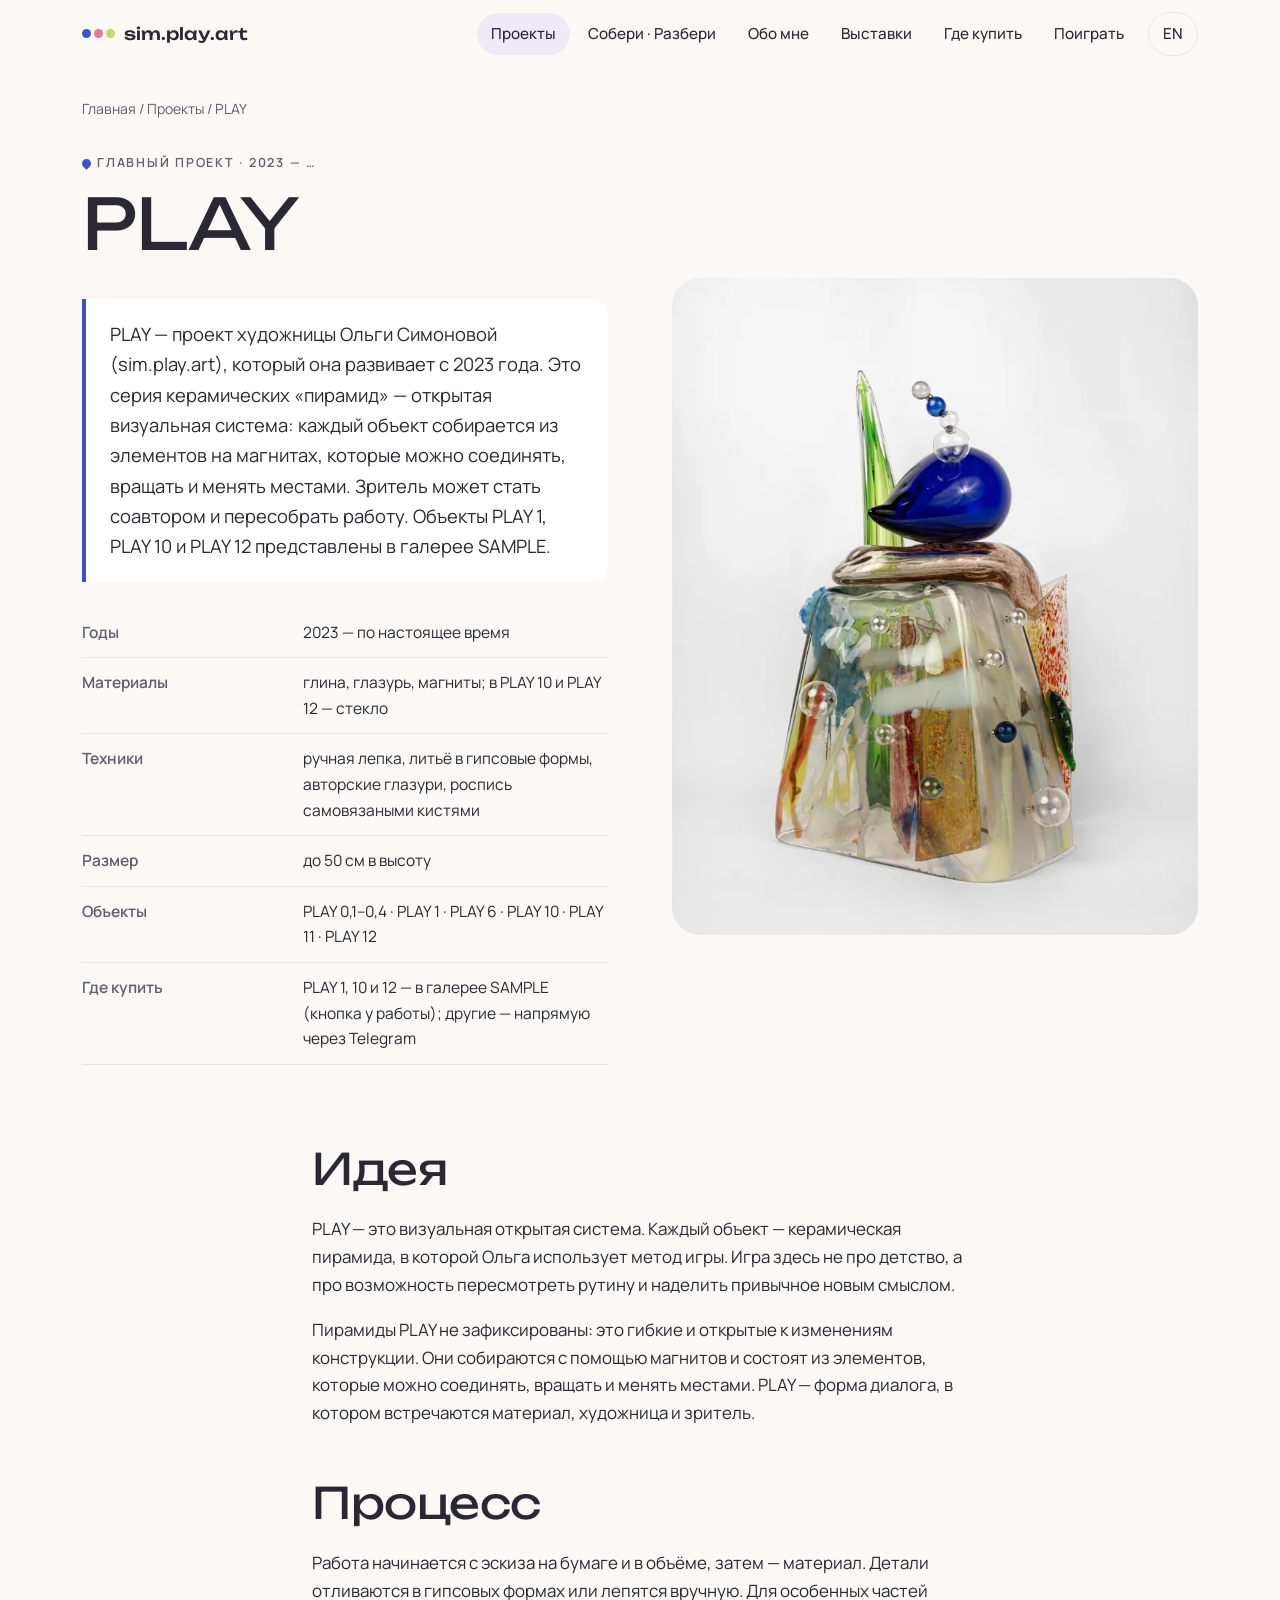
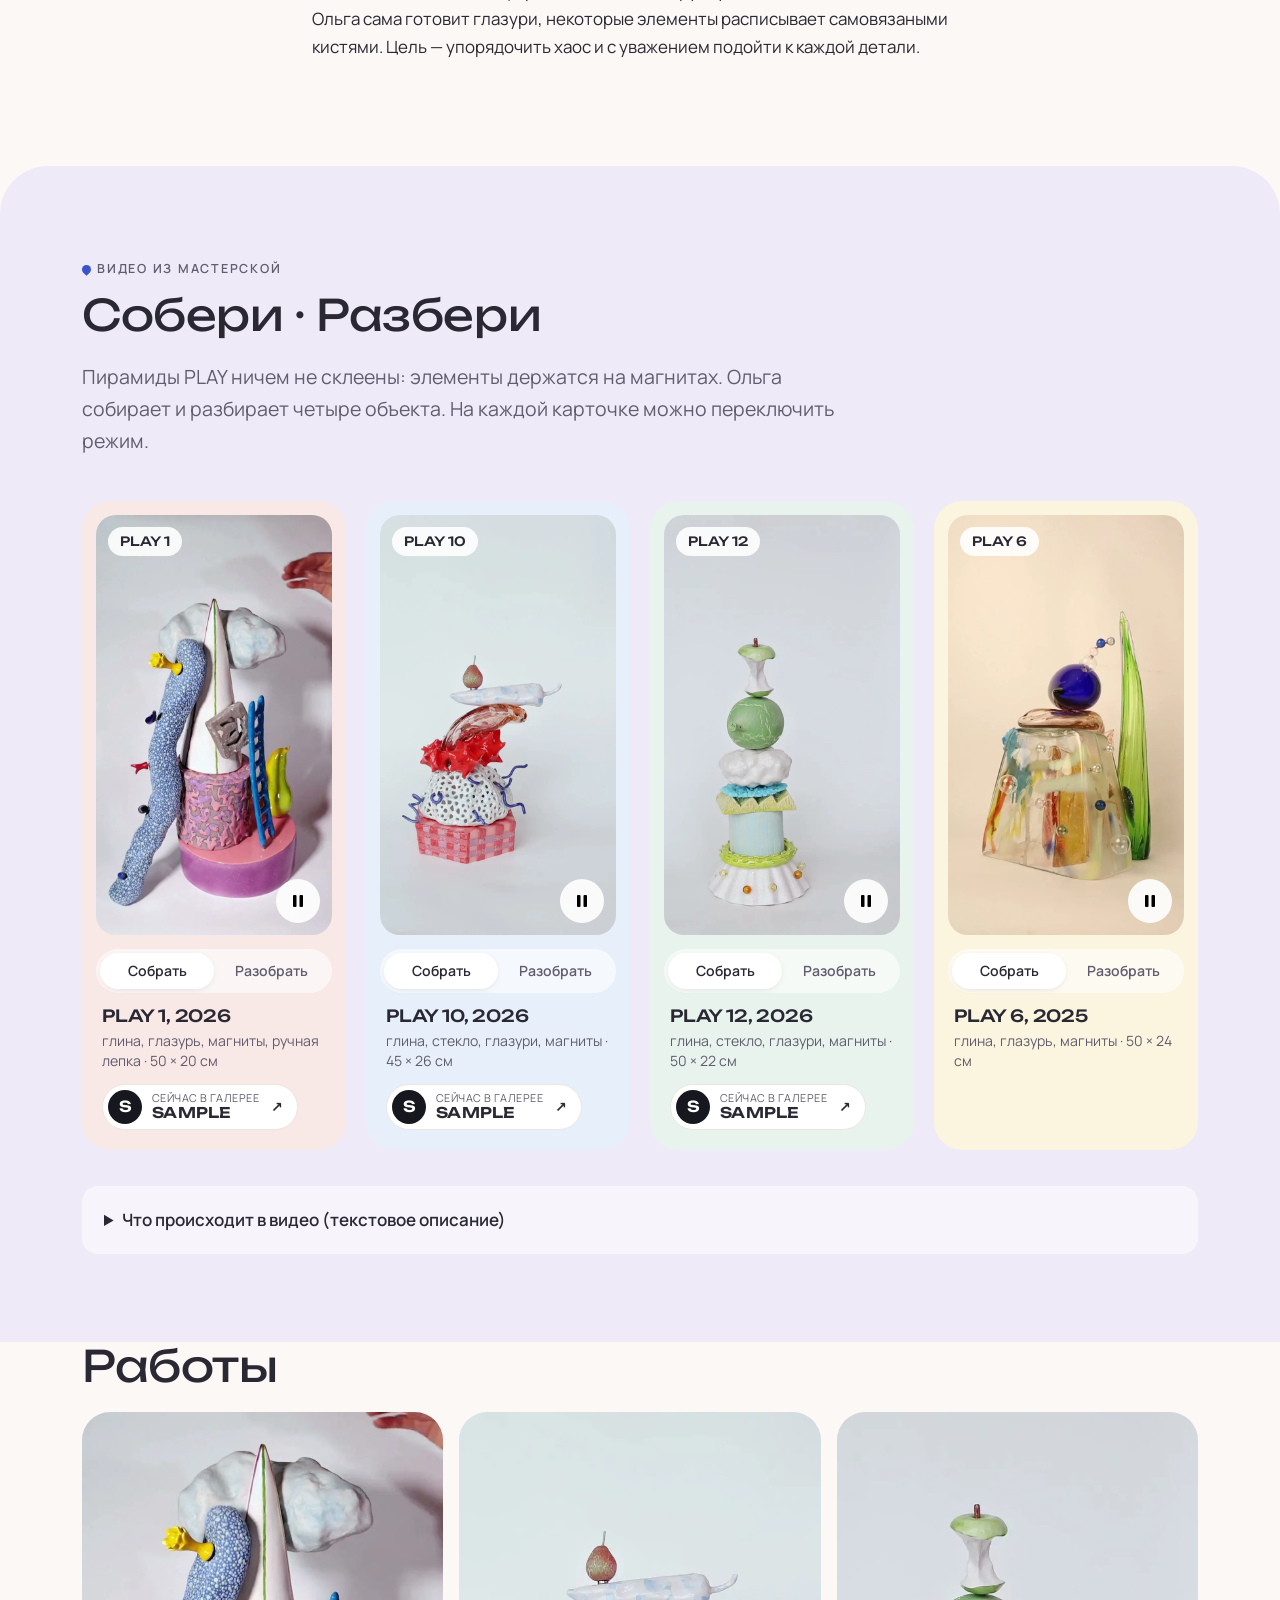
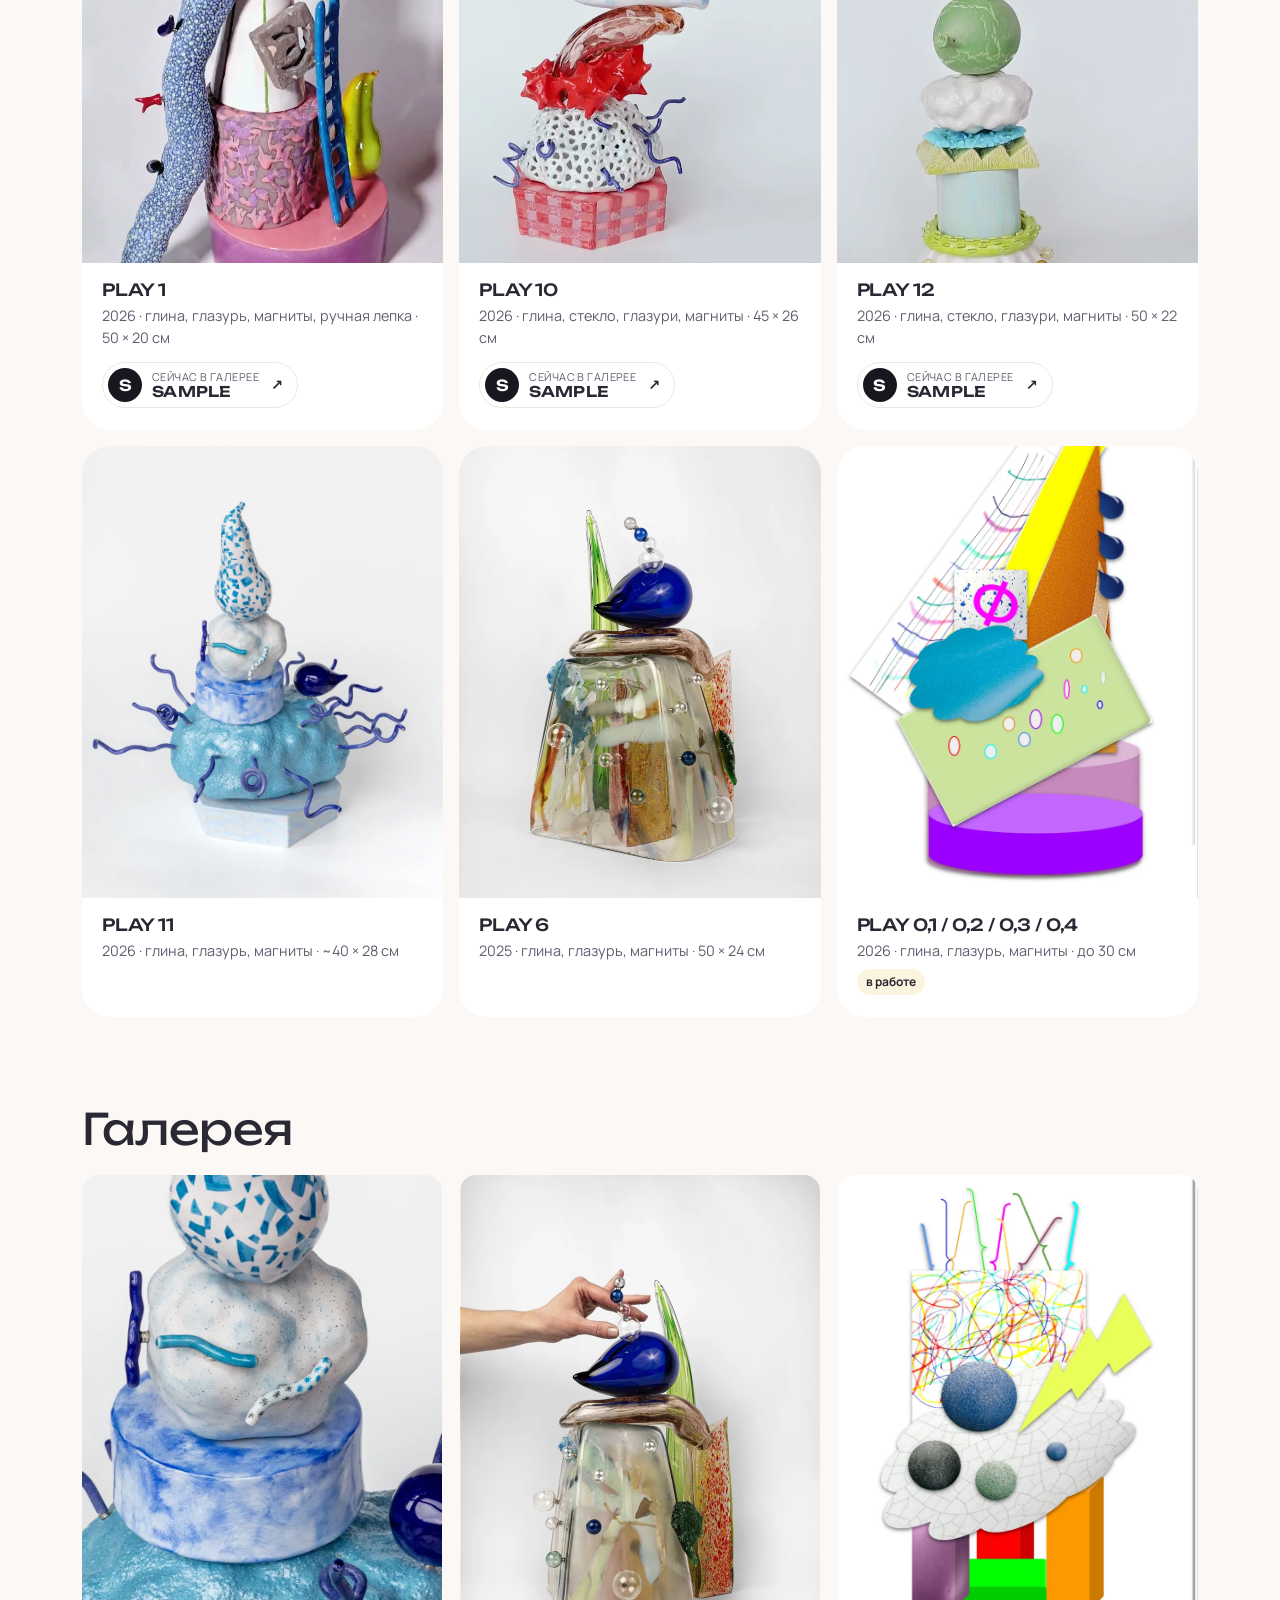
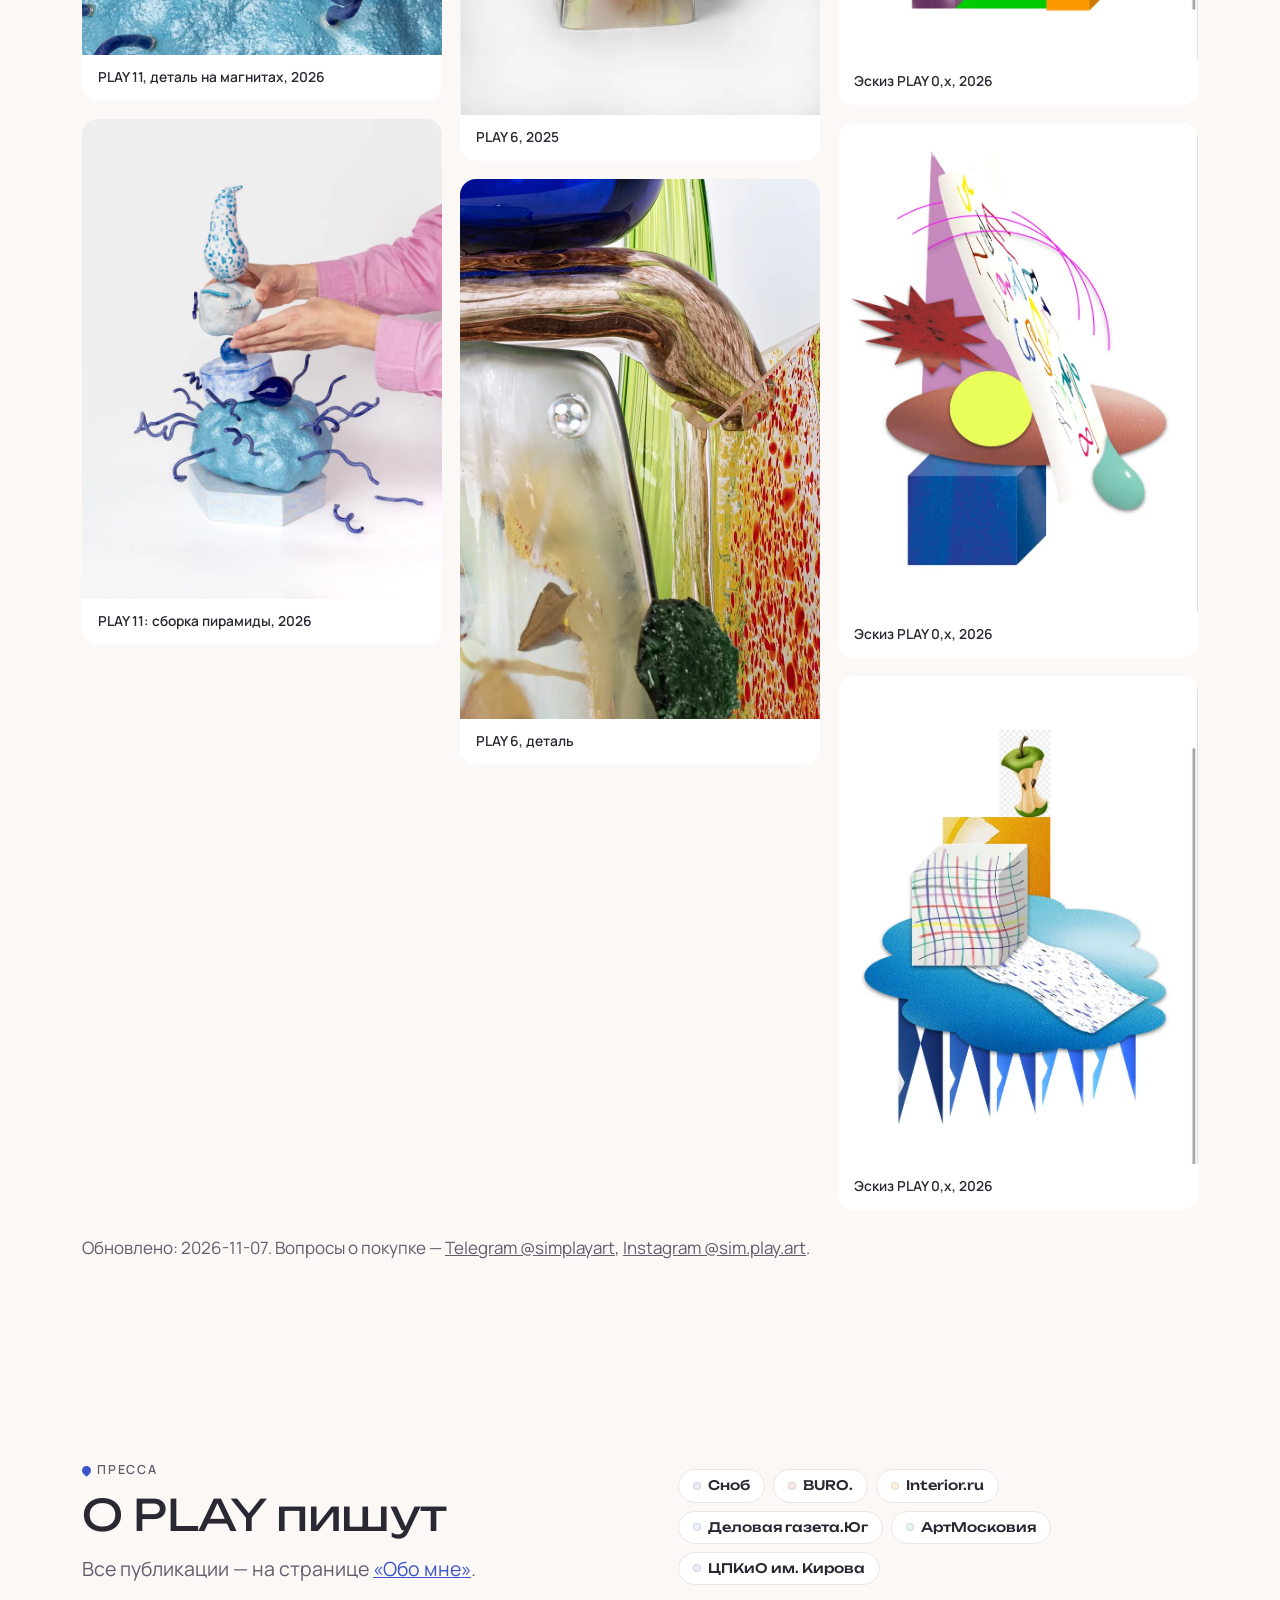
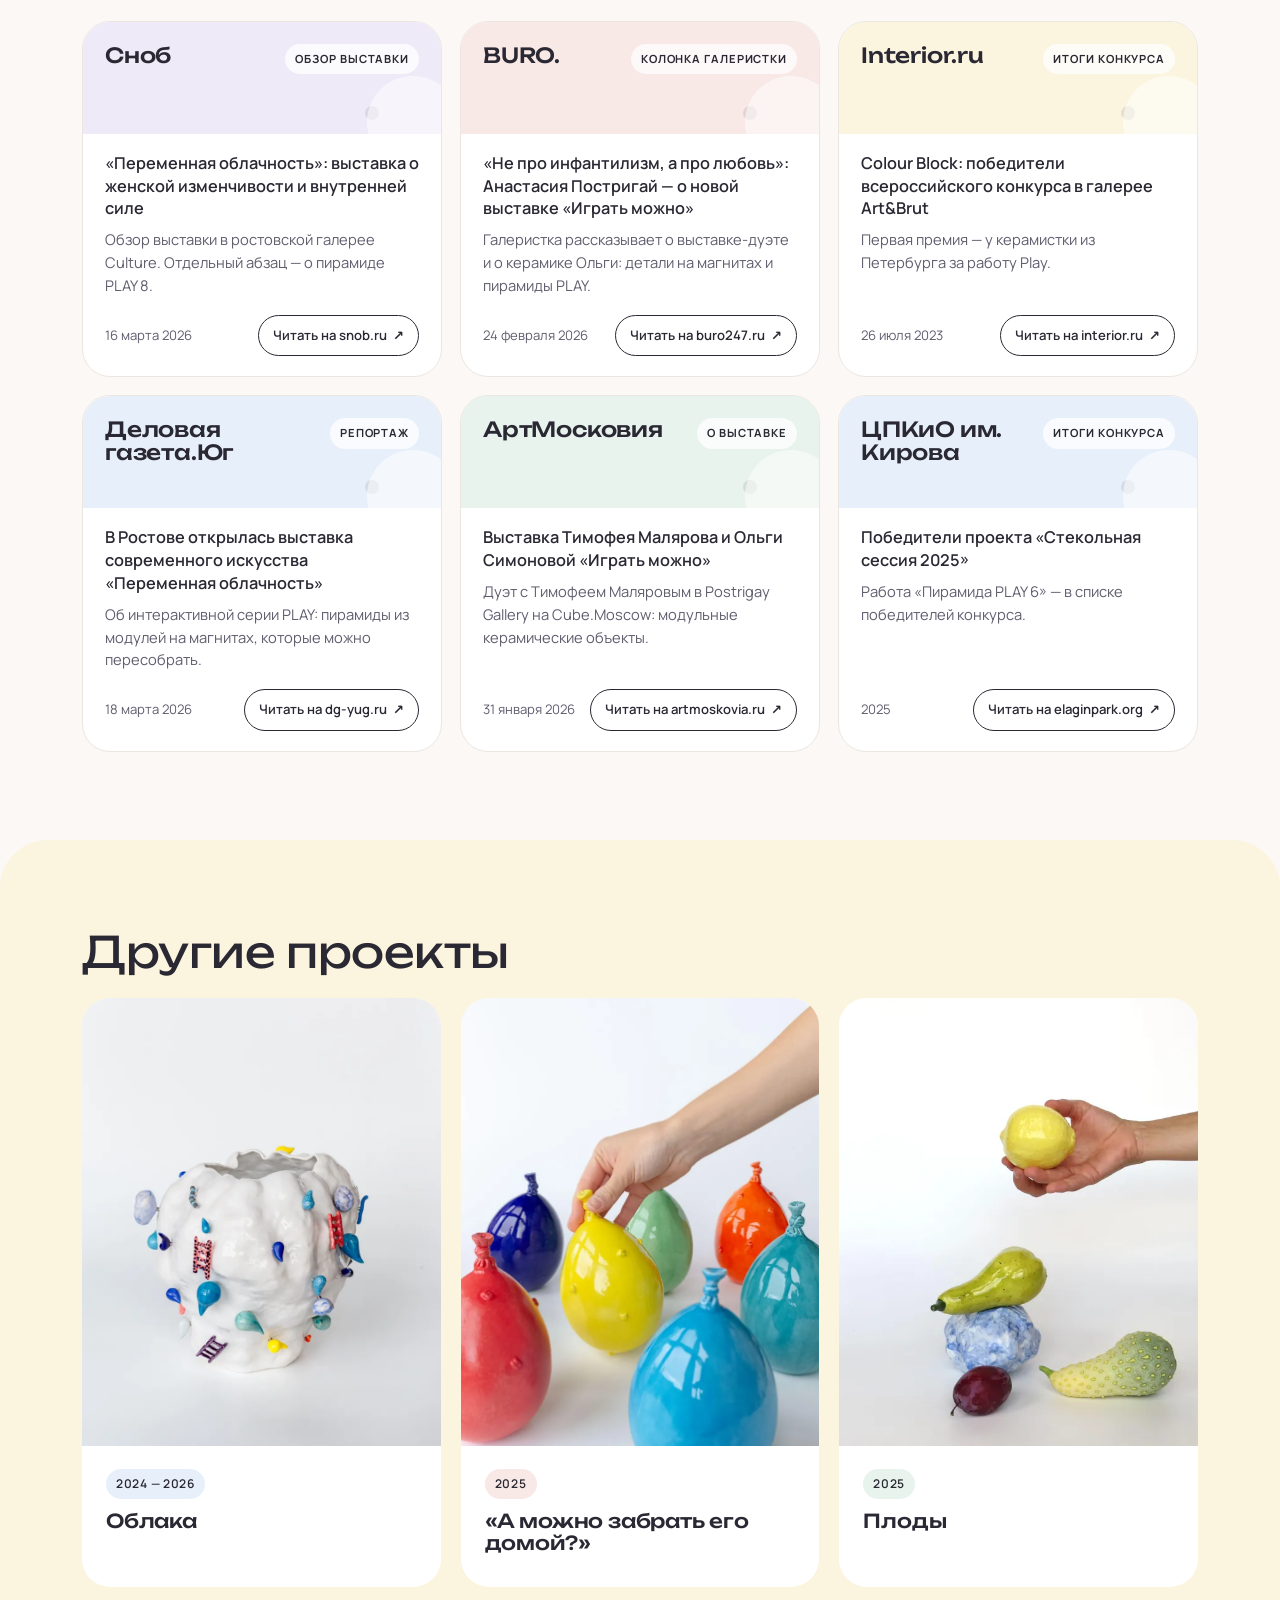
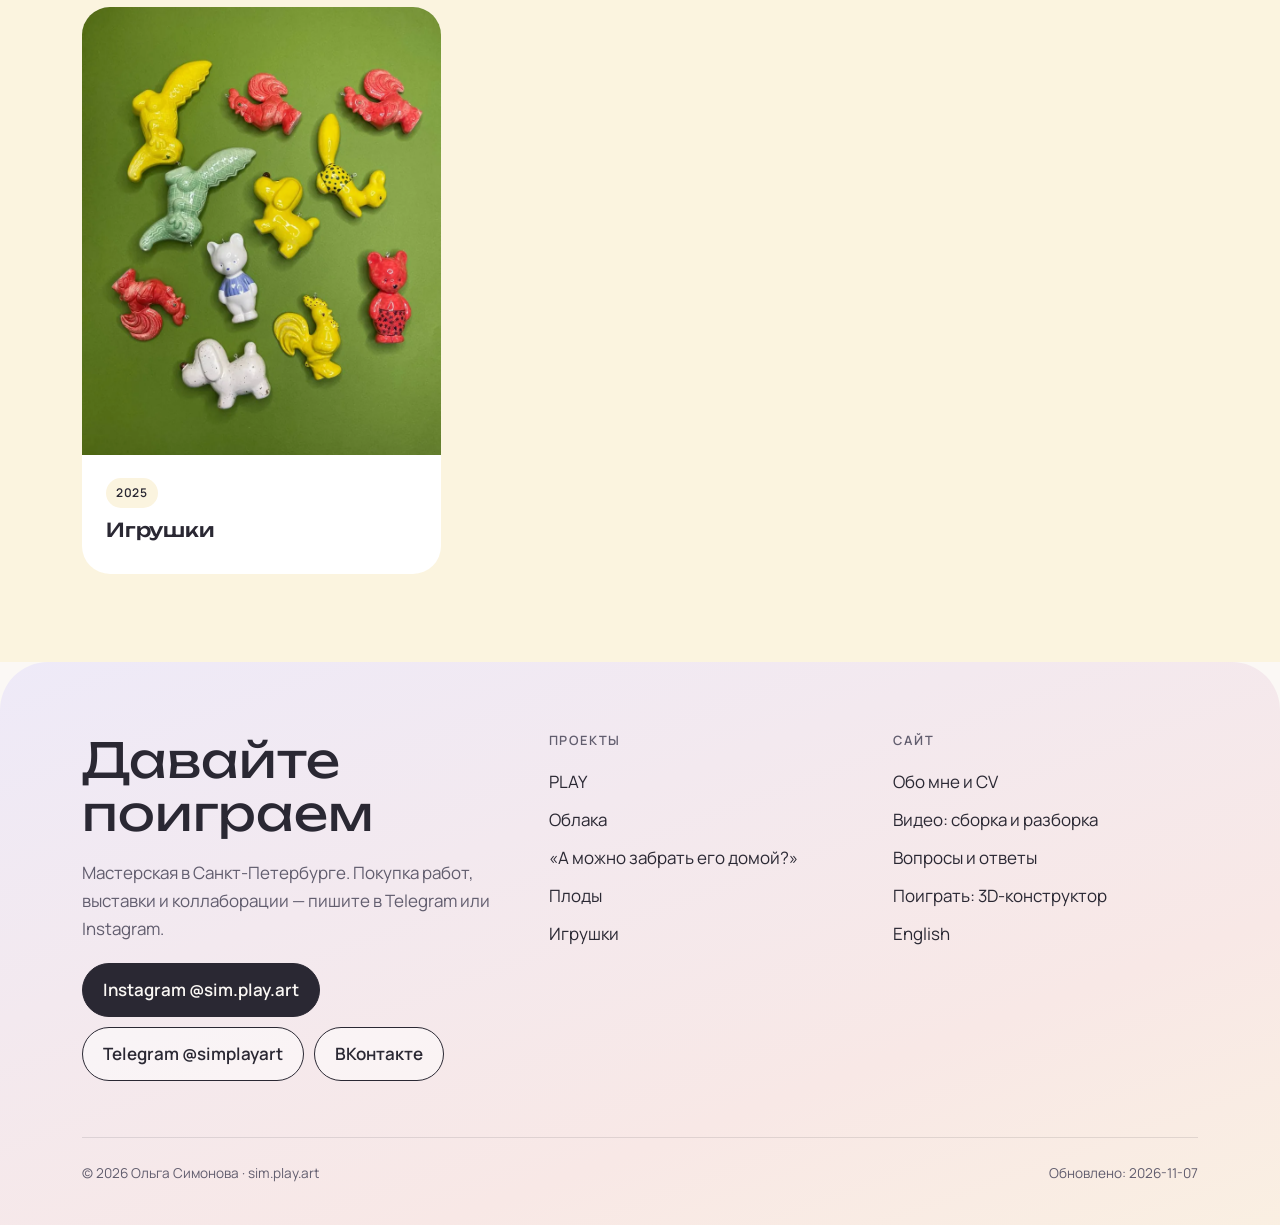
<file: docs/works/play/index.html>
<!doctype html>
<html lang="ru">
<head>
<meta charset="utf-8">
<meta name="viewport" content="width=device-width,initial-scale=1">
<title>PLAY — керамические пирамиды на магнитах · Ольга Симонова (sim.play.art)</title>
<meta name="description" content="PLAY — проект художницы Ольги Симоновой (sim.play.art), который она развивает с 2023 года. Это серия керамических «пирамид» — открытая визуальная система: каждый объект собирается из элементов на магнитах, которые можно соединять, вращать и менять ме">
<link rel="canonical" href="https://simplayart.ru/works/play/">

<meta name="author" content="Ольга Симонова">
<meta property="og:type" content="website">
<meta property="og:site_name" content="sim.play.art — Ольга Симонова">
<meta property="og:title" content="PLAY — керамические пирамиды на магнитах · Ольга Симонова (sim.play.art)">
<meta property="og:description" content="PLAY — проект художницы Ольги Симоновой (sim.play.art), который она развивает с 2023 года. Это серия керамических «пирамид» — открытая визуальная система: каждый объект собирается из элементов на магнитах, которые можно соединять, вращать и менять ме">
<meta property="og:url" content="https://simplayart.ru/works/play/">
<meta property="og:image" content="https://simplayart.ru/img/og-olga-simonova.jpg">
<meta property="og:locale" content="ru_RU">
<meta name="twitter:card" content="summary_large_image">
<meta name="theme-color" content="#FBF8F5">
<link rel="icon" href="data:image/svg+xml,%3Csvg xmlns='http://www.w3.org/2000/svg' viewBox='0 0 32 32'%3E%3Ccircle cx='7' cy='16' r='5' fill='%233B55C9'/%3E%3Ccircle cx='16' cy='16' r='5' fill='%23E27896'/%3E%3Ccircle cx='25' cy='16' r='5' fill='%23BFD86A'/%3E%3C/svg%3E">
<link rel="preconnect" href="https://fonts.googleapis.com"><link rel="preconnect" href="https://fonts.gstatic.com" crossorigin>
<link href="https://fonts.googleapis.com/css2?family=Manrope:wght@400;500;600;700&family=Unbounded:wght@300;400;500&display=swap&subset=cyrillic" rel="stylesheet">
<link rel="stylesheet" href="../../assets/style.css?v=157771bc">
<script type="application/ld+json">{"@context":"https://schema.org","@graph":[{"@type":"WebSite","@id":"https://simplayart.ru/#website","url":"https://simplayart.ru/","name":"Ольга Симонова — художница (sim.play.art)","inLanguage":["ru","en"],"publisher":{"@id":"https://simplayart.ru/#person"},"about":{"@id":"https://simplayart.ru/#person"}},{"@type":"Person","@id":"https://simplayart.ru/#person","name":"Ольга Симонова","alternateName":["sim.play.art","Olga Simonova","SimPlayArt"],"givenName":"Ольга","familyName":"Симонова","jobTitle":"Художница-керамист","description":"Ольга Симонова (sim.play.art) — независимая художница-керамист из Санкт-Петербурга. Создаёт модульные керамические объекты на магнитах: детали можно соединять, вращать и менять местами, а зритель становится соавтором работы. Автор проекта PLAY (с 2023 года), серий «Облака» и «А можно забрать его домой?». Работает независимо, работы представлены в нескольких галереях.","url":"https://simplayart.ru/","image":"https://simplayart.ru/img/olga-simonova-hudozhnitsa-keramist.webp","birthPlace":{"@type":"Place","name":"Псков, Россия"},"homeLocation":{"@type":"Place","name":"Санкт-Петербург, Россия"},"knowsAbout":["керамика","художественная керамика","коллекционный дизайн","глазури","ручная лепка","литьё в гипсовые формы","ceramic art"],"sameAs":["https://www.instagram.com/sim.play.art/","https://t.me/simplayart","https://vk.ru/simplayart","https://sample-art.com/authors/olga-simonova","https://bizar.art/author/olga-simonova-9117"],"subjectOf":[{"@type":"NewsArticle","headline":"«Переменная облачность»: выставка о женской изменчивости и внутренней силе","url":"https://snob.ru/art/peremennaia-oblachnost-vystavka-o-zhenskoi-izmenchivosti-i-vnutrennei-sile/","inLanguage":"ru","publisher":{"@type":"Organization","name":"Сноб","url":"https://snob.ru/"},"datePublished":"2026-03-16T12:00:00+03:00"},{"@type":"NewsArticle","headline":"«Не про инфантилизм, а про любовь»: Анастасия Постригай — о новой выставке «Играть можно»","url":"https://www.buro247.ru/culture/arts/24-feb-2026-postrigay-about-new-exhibition.html","inLanguage":"ru","publisher":{"@type":"Organization","name":"BURO.","url":"https://buro247.ru/"},"datePublished":"2026-02-24T12:00:00+03:00"},{"@type":"NewsArticle","headline":"Colour Block: победители всероссийского конкурса в галерее Art&Brut","url":"https://www.interior.ru/art/15901-color-block-pobediteli-vserossiiskogo-konkursa-v-galeree-artbrut.html","inLanguage":"ru","publisher":{"@type":"Organization","name":"Interior.ru","url":"https://interior.ru/"},"datePublished":"2023-07-26T12:00:00+03:00"},{"@type":"NewsArticle","headline":"В Ростове открылась выставка современного искусства «Переменная облачность»","url":"https://www.dg-yug.ru/article/20234661.html","inLanguage":"ru","publisher":{"@type":"Organization","name":"Деловая газета.Юг","url":"https://dg-yug.ru/"},"datePublished":"2026-03-18T12:00:00+03:00"},{"@type":"NewsArticle","headline":"Выставка Тимофея Малярова и Ольги Симоновой «Играть можно»","url":"https://artmoskovia.ru/vystavka-timofeya-malyarova-i-olgi-simonovoj-igrat-mozhno.html","inLanguage":"ru","publisher":{"@type":"Organization","name":"АртМосковия","url":"https://artmoskovia.ru/"},"datePublished":"2026-01-31T12:00:00+03:00"},{"@type":"NewsArticle","headline":"Работы Козина и Дашевского покажут в Русском музее на выставке об играх","url":"https://www.sobaka.ru/entertainment/art/213723","inLanguage":"ru","publisher":{"@type":"Organization","name":"Собака.ru","url":"https://sobaka.ru/"},"datePublished":"2026-04-23T12:00:00+03:00"},{"@type":"Article","headline":"Q&A: Ольга Симонова","url":"https://design-mate.ru/read/people/anketa/olga-simonova-questionnaire","inLanguage":"ru","publisher":{"@type":"Organization","name":"Design Mate","url":"https://design-mate.ru/"},"datePublished":"2024-02-12T12:00:00+03:00"},{"@type":"Article","headline":"Победители проекта «Стекольная сессия 2025»","url":"https://elaginpark.org/news/pobediteli-proekta-stekolnaya-sessiya-2025/","inLanguage":"ru","publisher":{"@type":"Organization","name":"ЦПКиО им. Кирова","url":"https://elaginpark.org/"}}]},{"@type":"BreadcrumbList","itemListElement":[{"@type":"ListItem","position":1,"name":"Главная","item":"https://simplayart.ru/"},{"@type":"ListItem","position":2,"name":"PLAY","item":"https://simplayart.ru/works/play/"}]},{"@type":"CollectionPage","@id":"https://simplayart.ru/works/play/#page","url":"https://simplayart.ru/works/play/","name":"PLAY — керамические пирамиды на магнитах","description":"PLAY — проект художницы Ольги Симоновой (sim.play.art), который она развивает с 2023 года. Это серия керамических «пирамид» — открытая визуальная система: каждый объект собирается из элементов на магнитах, которые можно соединять, вращать и менять местами. Зритель может стать соавтором и пересобрать работу. Объекты PLAY 1, PLAY 10 и PLAY 12 представлены в галерее SAMPLE.","author":{"@id":"https://simplayart.ru/#person"},"dateModified":"2026-11-07T12:00:00+03:00","inLanguage":"ru","about":{"@type":"CreativeWorkSeries","name":"PLAY","creator":{"@id":"https://simplayart.ru/#person"}},"hasPart":[{"@type":"VisualArtwork","name":"PLAY 1","creator":{"@id":"https://simplayart.ru/#person"},"dateCreated":"2026","artform":"Керамика","artMedium":"глина, глазурь, магниты, ручная лепка","image":"https://simplayart.ru/img/play-1-poster.webp","isPartOf":{"@type":"CreativeWorkSeries","name":"PLAY","url":"https://simplayart.ru/works/play/"},"height":{"@type":"Distance","name":"50 см"},"width":{"@type":"Distance","name":"20 см"},"url":"https://sample-art.com/catalog/Ceramics/olga-simonova/pley-1-6774","offers":[{"@type":"Offer","url":"https://sample-art.com/catalog/Ceramics/olga-simonova/pley-1-6774","availability":"https://schema.org/InStock","seller":{"@type":"ArtGallery","name":"SAMPLE","url":"https://sample-art.com/"}}]},{"@type":"VisualArtwork","name":"PLAY 10","creator":{"@id":"https://simplayart.ru/#person"},"dateCreated":"2026","artform":"Керамика","artMedium":"глина, стекло, глазури, магниты","image":"https://simplayart.ru/img/play-10-poster.webp","isPartOf":{"@type":"CreativeWorkSeries","name":"PLAY","url":"https://simplayart.ru/works/play/"},"height":{"@type":"Distance","name":"45 см"},"width":{"@type":"Distance","name":"26 см"},"url":"https://sample-art.com/catalog/Ceramics/olga-simonova/pley-10-6772","offers":[{"@type":"Offer","url":"https://sample-art.com/catalog/Ceramics/olga-simonova/pley-10-6772","availability":"https://schema.org/InStock","seller":{"@type":"ArtGallery","name":"SAMPLE","url":"https://sample-art.com/"}}]},{"@type":"VisualArtwork","name":"PLAY 12","creator":{"@id":"https://simplayart.ru/#person"},"dateCreated":"2026","artform":"Керамика","artMedium":"глина, стекло, глазури, магниты","image":"https://simplayart.ru/img/play-12-poster.webp","isPartOf":{"@type":"CreativeWorkSeries","name":"PLAY","url":"https://simplayart.ru/works/play/"},"height":{"@type":"Distance","name":"50 см"},"width":{"@type":"Distance","name":"22 см"},"url":"https://sample-art.com/catalog/Ceramics/olga-simonova/pley-12-6771","offers":[{"@type":"Offer","url":"https://sample-art.com/catalog/Ceramics/olga-simonova/pley-12-6771","availability":"https://schema.org/InStock","seller":{"@type":"ArtGallery","name":"SAMPLE","url":"https://sample-art.com/"}}]},{"@type":"VisualArtwork","name":"PLAY 11","creator":{"@id":"https://simplayart.ru/#person"},"dateCreated":"2026","artform":"Керамика","artMedium":"глина, глазурь, магниты","image":"https://simplayart.ru/img/play-11-keramika-2026.webp","isPartOf":{"@type":"CreativeWorkSeries","name":"PLAY","url":"https://simplayart.ru/works/play/"},"height":{"@type":"Distance","name":"40 см"},"width":{"@type":"Distance","name":"28 см"}},{"@type":"VisualArtwork","name":"PLAY 6","creator":{"@id":"https://simplayart.ru/#person"},"dateCreated":"2025","artform":"Керамика","artMedium":"глина, глазурь, магниты","image":"https://simplayart.ru/img/play-6-keramika-steklo-2025.webp","isPartOf":{"@type":"CreativeWorkSeries","name":"PLAY","url":"https://simplayart.ru/works/play/"},"height":{"@type":"Distance","name":"50 см"},"width":{"@type":"Distance","name":"24 см"}},{"@type":"VisualArtwork","name":"PLAY 0,1 / 0,2 / 0,3 / 0,4","creator":{"@id":"https://simplayart.ru/#person"},"dateCreated":"2026","artform":"Керамика","artMedium":"глина, глазурь, магниты","image":"https://simplayart.ru/img/play-0-eskiz-1.webp","isPartOf":{"@type":"CreativeWorkSeries","name":"PLAY","url":"https://simplayart.ru/works/play/"}}]},{"@type":"VideoObject","name":"PLAY 1 — сборка объекта на магнитах · Ольга Симонова","description":"Ольга по одному снимает элементы пирамиды PLAY 1 — голубую «волну» в крапинку, белый конус, облако, синюю лестницу, жёлтую грушу и розовый фактурный цилиндр, — а затем собирает объект обратно на сиреневом основании.","thumbnailUrl":"https://simplayart.ru/img/play-1-poster.webp","contentUrl":"https://simplayart.ru/video/play-1-sborka.mp4","uploadDate":"2026-11-06T12:00:00+03:00","creator":{"@id":"https://simplayart.ru/#person"},"inLanguage":"ru"},{"@type":"VideoObject","name":"PLAY 1 — разборка объекта на магнитах · Ольга Симонова","description":"Ольга по одному снимает элементы пирамиды PLAY 1 — голубую «волну» в крапинку, белый конус, облако, синюю лестницу, жёлтую грушу и розовый фактурный цилиндр, — а затем собирает объект обратно на сиреневом основании.","thumbnailUrl":"https://simplayart.ru/img/play-1-poster.webp","contentUrl":"https://simplayart.ru/video/play-1-razborka.mp4","uploadDate":"2026-11-06T12:00:00+03:00","creator":{"@id":"https://simplayart.ru/#person"},"inLanguage":"ru"},{"@type":"VideoObject","name":"PLAY 10 — сборка объекта на магнитах · Ольга Симонова","description":"PLAY 10 разбирается на розовое клетчатое основание, белый перфорированный купол с синими «червячками» на магнитах, красные цветы-звёзды, розовую стеклянную «волну», белое облако и грушу на вершине — и собирается снова.","thumbnailUrl":"https://simplayart.ru/img/play-10-poster.webp","contentUrl":"https://simplayart.ru/video/play-10-sborka.mp4","uploadDate":"2026-11-06T12:00:00+03:00","creator":{"@id":"https://simplayart.ru/#person"},"inLanguage":"ru"},{"@type":"VideoObject","name":"PLAY 10 — разборка объекта на магнитах · Ольга Симонова","description":"PLAY 10 разбирается на розовое клетчатое основание, белый перфорированный купол с синими «червячками» на магнитах, красные цветы-звёзды, розовую стеклянную «волну», белое облако и грушу на вершине — и собирается снова.","thumbnailUrl":"https://simplayart.ru/img/play-10-poster.webp","contentUrl":"https://simplayart.ru/video/play-10-razborka.mp4","uploadDate":"2026-11-06T12:00:00+03:00","creator":{"@id":"https://simplayart.ru/#person"},"inLanguage":"ru"},{"@type":"VideoObject","name":"PLAY 12 — сборка объекта на магнитах · Ольга Симонова","description":"Пирамида PLAY 12 складывается из белого основания с воланом, салатового кольца с бусинами, голубого цилиндра, зубчатых «воротников», облака, зелёного шара и огрызка яблока на вершине.","thumbnailUrl":"https://simplayart.ru/img/play-12-poster.webp","contentUrl":"https://simplayart.ru/video/play-12-sborka.mp4","uploadDate":"2026-11-06T12:00:00+03:00","creator":{"@id":"https://simplayart.ru/#person"},"inLanguage":"ru"},{"@type":"VideoObject","name":"PLAY 12 — разборка объекта на магнитах · Ольга Симонова","description":"Пирамида PLAY 12 складывается из белого основания с воланом, салатового кольца с бусинами, голубого цилиндра, зубчатых «воротников», облака, зелёного шара и огрызка яблока на вершине.","thumbnailUrl":"https://simplayart.ru/img/play-12-poster.webp","contentUrl":"https://simplayart.ru/video/play-12-razborka.mp4","uploadDate":"2026-11-06T12:00:00+03:00","creator":{"@id":"https://simplayart.ru/#person"},"inLanguage":"ru"},{"@type":"VideoObject","name":"PLAY 6 — сборка объекта на магнитах · Ольга Симонова","description":"PLAY 6 собирается из прозрачной трапеции с цветными включениями, синего шара с бусинами на магнитах, розовой «подушки» и зелёного листа-лезвия.","thumbnailUrl":"https://simplayart.ru/img/play-6-poster.webp","contentUrl":"https://simplayart.ru/video/play-6-sborka.mp4","uploadDate":"2026-11-06T12:00:00+03:00","creator":{"@id":"https://simplayart.ru/#person"},"inLanguage":"ru"},{"@type":"VideoObject","name":"PLAY 6 — разборка объекта на магнитах · Ольга Симонова","description":"PLAY 6 собирается из прозрачной трапеции с цветными включениями, синего шара с бусинами на магнитах, розовой «подушки» и зелёного листа-лезвия.","thumbnailUrl":"https://simplayart.ru/img/play-6-poster.webp","contentUrl":"https://simplayart.ru/video/play-6-razborka.mp4","uploadDate":"2026-11-06T12:00:00+03:00","creator":{"@id":"https://simplayart.ru/#person"},"inLanguage":"ru"}]}</script>
</head>
<body>
<a class="skip" href="#main">К содержанию</a>
<header class="site-head"><div class="wrap head-in">
<a class="logo" href="../../" aria-label="sim.play.art — на главную"><span class="logo-dots"><i></i><i></i><i></i></span>sim.play.art</a>
<button class="burger" aria-label="Меню" aria-expanded="false" aria-controls="nav"><span></span><span></span><span></span></button>
<nav class="nav" id="nav" aria-label="Основная навигация"><a href="../../#projects" aria-current="page">Проекты</a><a href="../../#play-video">Собери · Разбери</a><a href="../../about/">Обо мне</a><a href="../../about/#cv">Выставки</a><a href="../../#buy">Где купить</a><a href="../../play/">Поиграть</a><a class="lang" href="../../en/" hreflang="en" lang="en">EN</a></nav>
</div></header>
<main id="main">
<div class="wrap crumbs"><a href="../../">Главная</a> / <a href="../../#projects">Проекты</a> / PLAY</div>
<section class="series-hero"><div class="wrap two">
<div class="reveal in"><span class="eyebrow">Главный проект · 2023 — …</span><h1>PLAY</h1>
<p class="answer">PLAY — проект художницы Ольги Симоновой (sim.play.art), который она развивает с 2023 года. Это серия керамических «пирамид» — открытая визуальная система: каждый объект собирается из элементов на магнитах, которые можно соединять, вращать и менять местами. Зритель может стать соавтором и пересобрать работу. Объекты PLAY 1, PLAY 10 и PLAY 12 представлены в галерее SAMPLE.</p>
<table class="ftable"><tr><th>Годы</th><td>2023 — по настоящее время</td></tr><tr><th>Материалы</th><td>глина, глазурь, магниты; в PLAY 10 и PLAY 12 — стекло</td></tr><tr><th>Техники</th><td>ручная лепка, литьё в гипсовые формы, авторские глазури, роспись самовязаными кистями</td></tr><tr><th>Размер</th><td>до 50 см в высоту</td></tr><tr><th>Объекты</th><td>PLAY 0,1–0,4 · PLAY 1 · PLAY 6 · PLAY 10 · PLAY 11 · PLAY 12</td></tr><tr><th>Где купить</th><td>PLAY 1, 10 и 12 — в галерее SAMPLE (кнопка у работы); другие — напрямую через Telegram</td></tr></table></div>
<div class="reveal in"><img src="../../img/play-6-keramika-steklo-2025.webp" srcset="../../img/play-6-keramika-steklo-2025-720.webp 720w, ../../img/play-6-keramika-steklo-2025.webp 1365w" sizes="(min-width:900px) 45vw, 100vw" width="1365" height="2048" alt="PLAY — керамика Ольги Симоновой (sim.play.art)" fetchpriority="high"></div>
</div></section>
<section class="section" style="padding-top:24px"><div class="wrap prose reveal"><h2>Идея</h2><p>PLAY — это визуальная открытая система. Каждый объект — керамическая пирамида, в которой Ольга использует метод игры. Игра здесь не про детство, а про возможность пересмотреть рутину и наделить привычное новым смыслом.</p><p>Пирамиды PLAY не зафиксированы: это гибкие и открытые к изменениям конструкции. Они собираются с помощью магнитов и состоят из элементов, которые можно соединять, вращать и менять местами. PLAY — форма диалога, в котором встречаются материал, художница и зритель.</p><h2 style='margin-top:1.2em'>Процесс</h2><p>Работа начинается с эскиза на бумаге и в объёме, затем — материал. Детали отливаются в гипсовых формах или лепятся вручную. Для особенных частей Ольга сама готовит глазури, некоторые элементы расписывает самовязаными кистями. Цель — упорядочить хаос и с уважением подойти к каждой детали.</p></div></section>
<section class="section tint-lilac round-top" id="play-video"><div class="wrap"><div class="section-head reveal"><span class="eyebrow">Видео из мастерской</span>
<h2>Собери · Разбери</h2>
<p class="lead">Пирамиды PLAY ничем не склеены: элементы держатся на магнитах. Ольга собирает и разбирает четыре объекта. На каждой карточке можно переключить режим.</p></div><div class="play-grid"><article class="vcard" style="--c:var(--blush)">
<div class="vframe"><video muted loop playsinline preload="none" poster="../../img/play-1-poster.webp" data-src="../../video/play-1-sborka.mp4" aria-label="PLAY 1: сборка и разборка керамического объекта на магнитах"></video>
<span class="vbadge">PLAY 1</span>
<button class="vplay" aria-label="Пауза / воспроизведение"><svg class="i-pause" viewBox="0 0 16 16"><rect x="3" y="2" width="3.5" height="12" rx="1"/><rect x="9.5" y="2" width="3.5" height="12" rx="1"/></svg><svg class="i-play" viewBox="0 0 16 16"><path d="M4 2.5v11l9.5-5.5z"/></svg></button></div>
<div class="seg" role="group" aria-label="Режим видео">
<button aria-pressed="true" data-src="../../video/play-1-sborka.mp4" data-poster="../../img/play-1-poster.webp">Собрать</button>
<button aria-pressed="false" data-src="../../video/play-1-razborka.mp4" data-poster="../../img/play-1-poster-razborka.webp">Разобрать</button></div>
<div class="vcap"><h3>PLAY 1, 2026</h3><p>глина, глазурь, магниты, ручная лепка · 50 × 20 см</p><div class="gal-btns"><a class="gal-btn" href="https://sample-art.com/catalog/Ceramics/olga-simonova/pley-1-6774" target="_blank" rel="noopener" style="--g:#17171f" aria-label="Сейчас в галерее SAMPLE (откроется сайт галереи)"><i aria-hidden="true">S</i><span><small>Сейчас в галерее</small><b>SAMPLE</b></span><em aria-hidden="true">↗</em></a></div></div>
</article><article class="vcard" style="--c:var(--sky)">
<div class="vframe"><video muted loop playsinline preload="none" poster="../../img/play-10-poster.webp" data-src="../../video/play-10-sborka.mp4" aria-label="PLAY 10: сборка и разборка керамического объекта на магнитах"></video>
<span class="vbadge">PLAY 10</span>
<button class="vplay" aria-label="Пауза / воспроизведение"><svg class="i-pause" viewBox="0 0 16 16"><rect x="3" y="2" width="3.5" height="12" rx="1"/><rect x="9.5" y="2" width="3.5" height="12" rx="1"/></svg><svg class="i-play" viewBox="0 0 16 16"><path d="M4 2.5v11l9.5-5.5z"/></svg></button></div>
<div class="seg" role="group" aria-label="Режим видео">
<button aria-pressed="true" data-src="../../video/play-10-sborka.mp4" data-poster="../../img/play-10-poster.webp">Собрать</button>
<button aria-pressed="false" data-src="../../video/play-10-razborka.mp4" data-poster="../../img/play-10-poster-razborka.webp">Разобрать</button></div>
<div class="vcap"><h3>PLAY 10, 2026</h3><p>глина, стекло, глазури, магниты · 45 × 26 см</p><div class="gal-btns"><a class="gal-btn" href="https://sample-art.com/catalog/Ceramics/olga-simonova/pley-10-6772" target="_blank" rel="noopener" style="--g:#17171f" aria-label="Сейчас в галерее SAMPLE (откроется сайт галереи)"><i aria-hidden="true">S</i><span><small>Сейчас в галерее</small><b>SAMPLE</b></span><em aria-hidden="true">↗</em></a></div></div>
</article><article class="vcard" style="--c:var(--mint)">
<div class="vframe"><video muted loop playsinline preload="none" poster="../../img/play-12-poster.webp" data-src="../../video/play-12-sborka.mp4" aria-label="PLAY 12: сборка и разборка керамического объекта на магнитах"></video>
<span class="vbadge">PLAY 12</span>
<button class="vplay" aria-label="Пауза / воспроизведение"><svg class="i-pause" viewBox="0 0 16 16"><rect x="3" y="2" width="3.5" height="12" rx="1"/><rect x="9.5" y="2" width="3.5" height="12" rx="1"/></svg><svg class="i-play" viewBox="0 0 16 16"><path d="M4 2.5v11l9.5-5.5z"/></svg></button></div>
<div class="seg" role="group" aria-label="Режим видео">
<button aria-pressed="true" data-src="../../video/play-12-sborka.mp4" data-poster="../../img/play-12-poster.webp">Собрать</button>
<button aria-pressed="false" data-src="../../video/play-12-razborka.mp4" data-poster="../../img/play-12-poster-razborka.webp">Разобрать</button></div>
<div class="vcap"><h3>PLAY 12, 2026</h3><p>глина, стекло, глазури, магниты · 50 × 22 см</p><div class="gal-btns"><a class="gal-btn" href="https://sample-art.com/catalog/Ceramics/olga-simonova/pley-12-6771" target="_blank" rel="noopener" style="--g:#17171f" aria-label="Сейчас в галерее SAMPLE (откроется сайт галереи)"><i aria-hidden="true">S</i><span><small>Сейчас в галерее</small><b>SAMPLE</b></span><em aria-hidden="true">↗</em></a></div></div>
</article><article class="vcard" style="--c:var(--butter)">
<div class="vframe"><video muted loop playsinline preload="none" poster="../../img/play-6-poster.webp" data-src="../../video/play-6-sborka.mp4" aria-label="PLAY 6: сборка и разборка керамического объекта на магнитах"></video>
<span class="vbadge">PLAY 6</span>
<button class="vplay" aria-label="Пауза / воспроизведение"><svg class="i-pause" viewBox="0 0 16 16"><rect x="3" y="2" width="3.5" height="12" rx="1"/><rect x="9.5" y="2" width="3.5" height="12" rx="1"/></svg><svg class="i-play" viewBox="0 0 16 16"><path d="M4 2.5v11l9.5-5.5z"/></svg></button></div>
<div class="seg" role="group" aria-label="Режим видео">
<button aria-pressed="true" data-src="../../video/play-6-sborka.mp4" data-poster="../../img/play-6-poster.webp">Собрать</button>
<button aria-pressed="false" data-src="../../video/play-6-razborka.mp4" data-poster="../../img/play-6-poster-razborka.webp">Разобрать</button></div>
<div class="vcap"><h3>PLAY 6, 2025</h3><p>глина, глазурь, магниты · 50 × 24 см</p></div>
</article></div>
<details class="transcript"><summary>Что происходит в видео (текстовое описание)</summary><p><b>PLAY 1.</b> Ольга по одному снимает элементы пирамиды PLAY 1 — голубую «волну» в крапинку, белый конус, облако, синюю лестницу, жёлтую грушу и розовый фактурный цилиндр, — а затем собирает объект обратно на сиреневом основании.</p><p><b>PLAY 10.</b> PLAY 10 разбирается на розовое клетчатое основание, белый перфорированный купол с синими «червячками» на магнитах, красные цветы-звёзды, розовую стеклянную «волну», белое облако и грушу на вершине — и собирается снова.</p><p><b>PLAY 12.</b> Пирамида PLAY 12 складывается из белого основания с воланом, салатового кольца с бусинами, голубого цилиндра, зубчатых «воротников», облака, зелёного шара и огрызка яблока на вершине.</p><p><b>PLAY 6.</b> PLAY 6 собирается из прозрачной трапеции с цветными включениями, синего шара с бусинами на магнитах, розовой «подушки» и зелёного листа-лезвия.</p></details></div></section><section class="section" style="padding-top:0" id="raboty"><div class="wrap"><h2>Работы</h2><div class="works"><article class="work reveal"><img src="../../img/play-1-poster.webp" width="720" height="1280" alt="PLAY 1, 2026: глина, глазурь, магниты, ручная лепка — работа Ольги Симоновой" loading="lazy" decoding="async"><div><h3>PLAY 1</h3><p>2026 · глина, глазурь, магниты, ручная лепка · 50 × 20 см</p><div class="gal-btns"><a class="gal-btn" href="https://sample-art.com/catalog/Ceramics/olga-simonova/pley-1-6774" target="_blank" rel="noopener" style="--g:#17171f" aria-label="Сейчас в галерее SAMPLE (откроется сайт галереи)"><i aria-hidden="true">S</i><span><small>Сейчас в галерее</small><b>SAMPLE</b></span><em aria-hidden="true">↗</em></a></div></div></article><article class="work reveal"><img src="../../img/play-10-poster.webp" width="720" height="1280" alt="PLAY 10, 2026: глина, стекло, глазури, магниты — работа Ольги Симоновой" loading="lazy" decoding="async"><div><h3>PLAY 10</h3><p>2026 · глина, стекло, глазури, магниты · 45 × 26 см</p><div class="gal-btns"><a class="gal-btn" href="https://sample-art.com/catalog/Ceramics/olga-simonova/pley-10-6772" target="_blank" rel="noopener" style="--g:#17171f" aria-label="Сейчас в галерее SAMPLE (откроется сайт галереи)"><i aria-hidden="true">S</i><span><small>Сейчас в галерее</small><b>SAMPLE</b></span><em aria-hidden="true">↗</em></a></div></div></article><article class="work reveal"><img src="../../img/play-12-poster.webp" width="720" height="1280" alt="PLAY 12, 2026: глина, стекло, глазури, магниты — работа Ольги Симоновой" loading="lazy" decoding="async"><div><h3>PLAY 12</h3><p>2026 · глина, стекло, глазури, магниты · 50 × 22 см</p><div class="gal-btns"><a class="gal-btn" href="https://sample-art.com/catalog/Ceramics/olga-simonova/pley-12-6771" target="_blank" rel="noopener" style="--g:#17171f" aria-label="Сейчас в галерее SAMPLE (откроется сайт галереи)"><i aria-hidden="true">S</i><span><small>Сейчас в галерее</small><b>SAMPLE</b></span><em aria-hidden="true">↗</em></a></div></div></article><article class="work reveal"><img src="../../img/play-11-keramika-2026.webp" srcset="../../img/play-11-keramika-2026-720.webp 810w, ../../img/play-11-keramika-2026.webp 1536w" sizes="(min-width:1000px) 33vw, (min-width:620px) 50vw, 100vw" width="1536" height="2048" alt="PLAY 11, 2026: глина, глазурь, магниты — работа Ольги Симоновой" loading="lazy" decoding="async"><div><h3>PLAY 11</h3><p>2026 · глина, глазурь, магниты · ~40 × 28 см</p></div></article><article class="work reveal"><img src="../../img/play-6-keramika-steklo-2025.webp" srcset="../../img/play-6-keramika-steklo-2025-720.webp 720w, ../../img/play-6-keramika-steklo-2025.webp 1365w" sizes="(min-width:1000px) 33vw, (min-width:620px) 50vw, 100vw" width="1365" height="2048" alt="PLAY 6, 2025: глина, глазурь, магниты — работа Ольги Симоновой" loading="lazy" decoding="async"><div><h3>PLAY 6</h3><p>2025 · глина, глазурь, магниты · 50 × 24 см</p></div></article><article class="work reveal"><img src="../../img/play-0-eskiz-1.webp" srcset="../../img/play-0-eskiz-1-720.webp 783w, ../../img/play-0-eskiz-1.webp 1170w" sizes="(min-width:1000px) 33vw, (min-width:620px) 50vw, 100vw" width="1170" height="1614" alt="PLAY 0,1 / 0,2 / 0,3 / 0,4, 2026: глина, глазурь, магниты — работа Ольги Симоновой" loading="lazy" decoding="async"><div><h3>PLAY 0,1 / 0,2 / 0,3 / 0,4</h3><p>2026 · глина, глазурь, магниты · до 30 см</p><span class="status wip">в работе</span></div></article></div></div></section>
<section class="section" style="padding-top:0" id="gallery"><div class="wrap"><h2>Галерея</h2><div class="gallery"><figure class="reveal"><img src="../../img/play-11-detal.webp" srcset="../../img/play-11-detal-720.webp 810w, ../../img/play-11-detal.webp 1536w" sizes="(min-width:1000px) 33vw, (min-width:620px) 50vw, 100vw" width="1536" height="2048" alt="PLAY 11, деталь на магнитах, 2026 — PLAY, Ольга Симонова (sim.play.art)" loading="lazy" decoding="async"><figcaption><b>PLAY 11, деталь на магнитах, 2026</b></figcaption></figure><figure class="reveal"><img src="../../img/play-11-sborka.webp" srcset="../../img/play-11-sborka-720.webp 810w, ../../img/play-11-sborka.webp 1536w" sizes="(min-width:1000px) 33vw, (min-width:620px) 50vw, 100vw" width="1536" height="2048" alt="PLAY 11: сборка пирамиды, 2026 — PLAY, Ольга Симонова (sim.play.art)" loading="lazy" decoding="async"><figcaption><b>PLAY 11: сборка пирамиды, 2026</b></figcaption></figure><figure class="reveal"><img src="../../img/play-6-detal.webp" srcset="../../img/play-6-detal-720.webp 720w, ../../img/play-6-detal.webp 1365w" sizes="(min-width:1000px) 33vw, (min-width:620px) 50vw, 100vw" width="1365" height="2048" alt="PLAY 6, 2025 — PLAY, Ольга Симонова (sim.play.art)" loading="lazy" decoding="async"><figcaption><b>PLAY 6, 2025</b></figcaption></figure><figure class="reveal"><img src="../../img/play-6-steklo-detal.webp" srcset="../../img/play-6-steklo-detal-720.webp 720w, ../../img/play-6-steklo-detal.webp 1157w" sizes="(min-width:1000px) 33vw, (min-width:620px) 50vw, 100vw" width="1157" height="1735" alt="PLAY 6, деталь — PLAY, Ольга Симонова (sim.play.art)" loading="lazy" decoding="async"><figcaption><b>PLAY 6, деталь</b></figcaption></figure><figure class="reveal"><img src="../../img/play-0-eskiz-2.webp" srcset="../../img/play-0-eskiz-2-720.webp 804w, ../../img/play-0-eskiz-2.webp 1170w" sizes="(min-width:1000px) 33vw, (min-width:620px) 50vw, 100vw" width="1170" height="1572" alt="Эскиз PLAY 0,x, 2026 — PLAY, Ольга Симонова (sim.play.art)" loading="lazy" decoding="async"><figcaption><b>Эскиз PLAY 0,x, 2026</b></figcaption></figure><figure class="reveal"><img src="../../img/play-0-eskiz-3.webp" srcset="../../img/play-0-eskiz-3-720.webp 795w, ../../img/play-0-eskiz-3.webp 1170w" sizes="(min-width:1000px) 33vw, (min-width:620px) 50vw, 100vw" width="1170" height="1590" alt="Эскиз PLAY 0,x, 2026 — PLAY, Ольга Симонова (sim.play.art)" loading="lazy" decoding="async"><figcaption><b>Эскиз PLAY 0,x, 2026</b></figcaption></figure><figure class="reveal"><img src="../../img/play-0-eskiz-4.webp" srcset="../../img/play-0-eskiz-4-720.webp 797w, ../../img/play-0-eskiz-4.webp 1170w" sizes="(min-width:1000px) 33vw, (min-width:620px) 50vw, 100vw" width="1170" height="1585" alt="Эскиз PLAY 0,x, 2026 — PLAY, Ольга Симонова (sim.play.art)" loading="lazy" decoding="async"><figcaption><b>Эскиз PLAY 0,x, 2026</b></figcaption></figure></div>
<p class="muted" style="margin-top:24px">Обновлено: 2026-11-07. Вопросы о покупке — <a href="https://t.me/simplayart">Telegram @simplayart</a>, <a href="https://www.instagram.com/sim.play.art/">Instagram @sim.play.art</a>.</p></div></section>
<section class="section press " id="press-play"><div class="wrap">
<div class="press-head"><div><span class="eyebrow">Пресса</span><h2>О PLAY пишут</h2><p class="lead">Все публикации — на странице <a href="../../about/#o-ney-pishut">«Обо мне»</a>.</p></div>
<ul class="press-outlets" aria-label="Издания"><li style="--c:var(--lilac)">Сноб</li><li style="--c:var(--blush)">BURO.</li><li style="--c:var(--butter)">Interior.ru</li><li style="--c:var(--sky)">Деловая газета.Юг</li><li style="--c:var(--mint)">АртМосковия</li><li style="--c:var(--sky)">ЦПКиО им. Кирова</li></ul></div>
<div class="press-grid even"><a class="press-card reveal" href="https://snob.ru/art/peremennaia-oblachnost-vystavka-o-zhenskoi-izmenchivosti-i-vnutrennei-sile/" target="_blank" rel="noopener" style="--c:var(--lilac)"><span class="press-top"><span class="press-outlet">Сноб</span><span class="press-kind">Обзор выставки</span></span><span class="press-title">«Переменная облачность»: выставка о женской изменчивости и внутренней силе</span><span class="press-prev">Обзор выставки в ростовской галерее Culture. Отдельный абзац — о пирамиде PLAY 8.</span><span class="press-foot"><time datetime="2026-03-16">16 марта 2026</time><span class="press-go">Читать на snob.ru <span aria-hidden="true">↗</span></span></span></a><a class="press-card reveal" href="https://www.buro247.ru/culture/arts/24-feb-2026-postrigay-about-new-exhibition.html" target="_blank" rel="noopener" style="--c:var(--blush)"><span class="press-top"><span class="press-outlet">BURO.</span><span class="press-kind">Колонка галеристки</span></span><span class="press-title">«Не про инфантилизм, а про любовь»: Анастасия Постригай — о новой выставке «Играть можно»</span><span class="press-prev">Галеристка рассказывает о выставке-дуэте и о керамике Ольги: детали на магнитах и пирамиды PLAY.</span><span class="press-foot"><time datetime="2026-02-24">24 февраля 2026</time><span class="press-go">Читать на buro247.ru <span aria-hidden="true">↗</span></span></span></a><a class="press-card reveal" href="https://www.interior.ru/art/15901-color-block-pobediteli-vserossiiskogo-konkursa-v-galeree-artbrut.html" target="_blank" rel="noopener" style="--c:var(--butter)"><span class="press-top"><span class="press-outlet">Interior.ru</span><span class="press-kind">Итоги конкурса</span></span><span class="press-title">Colour Block: победители всероссийского конкурса в галерее Art&amp;Brut</span><span class="press-prev">Первая премия — у керамистки из Петербурга за работу Play.</span><span class="press-foot"><time datetime="2023-07-26">26 июля 2023</time><span class="press-go">Читать на interior.ru <span aria-hidden="true">↗</span></span></span></a><a class="press-card reveal" href="https://www.dg-yug.ru/article/20234661.html" target="_blank" rel="noopener" style="--c:var(--sky)"><span class="press-top"><span class="press-outlet">Деловая газета.Юг</span><span class="press-kind">Репортаж</span></span><span class="press-title">В Ростове открылась выставка современного искусства «Переменная облачность»</span><span class="press-prev">Об интерактивной серии PLAY: пирамиды из модулей на магнитах, которые можно пересобрать.</span><span class="press-foot"><time datetime="2026-03-18">18 марта 2026</time><span class="press-go">Читать на dg-yug.ru <span aria-hidden="true">↗</span></span></span></a><a class="press-card reveal" href="https://artmoskovia.ru/vystavka-timofeya-malyarova-i-olgi-simonovoj-igrat-mozhno.html" target="_blank" rel="noopener" style="--c:var(--mint)"><span class="press-top"><span class="press-outlet">АртМосковия</span><span class="press-kind">О выставке</span></span><span class="press-title">Выставка Тимофея Малярова и Ольги Симоновой «Играть можно»</span><span class="press-prev">Дуэт с Тимофеем Маляровым в Postrigay Gallery на Cube.Moscow: модульные керамические объекты.</span><span class="press-foot"><time datetime="2026-01-31">31 января 2026</time><span class="press-go">Читать на artmoskovia.ru <span aria-hidden="true">↗</span></span></span></a><a class="press-card reveal" href="https://elaginpark.org/news/pobediteli-proekta-stekolnaya-sessiya-2025/" target="_blank" rel="noopener" style="--c:var(--sky)"><span class="press-top"><span class="press-outlet">ЦПКиО им. Кирова</span><span class="press-kind">Итоги конкурса</span></span><span class="press-title">Победители проекта «Стекольная сессия 2025»</span><span class="press-prev">Работа «Пирамида PLAY 6» — в списке победителей конкурса.</span><span class="press-foot"><time datetime="2025">2025</time><span class="press-go">Читать на elaginpark.org <span aria-hidden="true">↗</span></span></span></a></div></div></section>
<section class="section tint-butter round-top"><div class="wrap"><h2>Другие проекты</h2><div class="cards"><a class="card reveal" href="../../works/oblaka/" style="--c:var(--sky)"><div class="card-img"><img src="../../img/oblako-snezhny-kom-2026.webp" srcset="../../img/oblako-snezhny-kom-2026-720.webp 810w, ../../img/oblako-snezhny-kom-2026.webp 1536w" sizes="(min-width:1000px) 33vw, (min-width:620px) 50vw, 100vw" width="1536" height="2048" alt="Облака" loading="lazy" decoding="async"></div><div class="card-body"><span class="tag">2024 — 2026</span><h3>Облака</h3></div></a><a class="card reveal" href="../../works/shariki/" style="--c:var(--blush)"><div class="card-img"><img src="../../img/keramicheskie-shariki-a-mozhno-zabrat-ego-domoy.webp" srcset="../../img/keramicheskie-shariki-a-mozhno-zabrat-ego-domoy-720.webp 720w, ../../img/keramicheskie-shariki-a-mozhno-zabrat-ego-domoy.webp 1366w" sizes="(min-width:1000px) 33vw, (min-width:620px) 50vw, 100vw" width="1366" height="2048" alt="«А можно забрать его домой?»" loading="lazy" decoding="async"></div><div class="card-body"><span class="tag">2025</span><h3>«А можно забрать его домой?»</h3></div></a><a class="card reveal" href="../../works/plody/" style="--c:var(--mint)"><div class="card-img"><img src="../../img/plody-keramika-limon-grusha.webp" srcset="../../img/plody-keramika-limon-grusha-720.webp 720w, ../../img/plody-keramika-limon-grusha.webp 1600w" sizes="(min-width:1000px) 33vw, (min-width:620px) 50vw, 100vw" width="1600" height="1600" alt="Плоды" loading="lazy" decoding="async"></div><div class="card-body"><span class="tag">2025</span><h3>Плоды</h3></div></a><a class="card reveal" href="../../works/igrushki/" style="--c:var(--butter)"><div class="card-img"><img src="../../img/elochnye-igrushki-nabor.webp" srcset="../../img/elochnye-igrushki-nabor-720.webp 810w, ../../img/elochnye-igrushki-nabor.webp 960w" sizes="(min-width:1000px) 33vw, (min-width:620px) 50vw, 100vw" width="960" height="1280" alt="Игрушки" loading="lazy" decoding="async"></div><div class="card-body"><span class="tag">2025</span><h3>Игрушки</h3></div></a></div></div></section>
</main>
<footer class="site-foot" id="contact"><div class="wrap">
<div class="foot-grid">
<div><p class="foot-title">Давайте поиграем</p><p class="muted" style="max-width:30em">Мастерская в Санкт-Петербурге. Покупка работ, выставки и коллаборации — пишите в Telegram или Instagram.</p>
<div class="socials"><a class="ig" href="https://www.instagram.com/sim.play.art/" rel="me noopener" target="_blank">Instagram @sim.play.art</a>
<a href="https://t.me/simplayart" rel="me noopener" target="_blank">Telegram @simplayart</a>
<a href="https://vk.ru/simplayart" rel="me noopener" target="_blank">ВКонтакте</a></div></div>
<div class="foot-col"><h4>Проекты</h4><ul><li><a href="../../works/play/">PLAY</a></li><li><a href="../../works/oblaka/">Облака</a></li><li><a href="../../works/shariki/">«А можно забрать его домой?»</a></li><li><a href="../../works/plody/">Плоды</a></li><li><a href="../../works/igrushki/">Игрушки</a></li></ul></div>
<div class="foot-col"><h4>Сайт</h4><ul>
<li><a href="../../about/">Обо мне и CV</a></li>
<li><a href="../../#play-video">Видео: сборка и разборка</a></li>
<li><a href="../../#faq">Вопросы и ответы</a></li>
<li><a href="../../play/">Поиграть: 3D-конструктор</a></li>
<li><a href="../../en/">English</a></li></ul></div>
</div>
<div class="copy"><span>© 2026 Ольга Симонова · sim.play.art</span><span>Обновлено: 2026-11-07</span></div>
</div></footer>
<script src="../../assets/main.js?v=9741487b" defer></script>
</body>
</html>
</file>
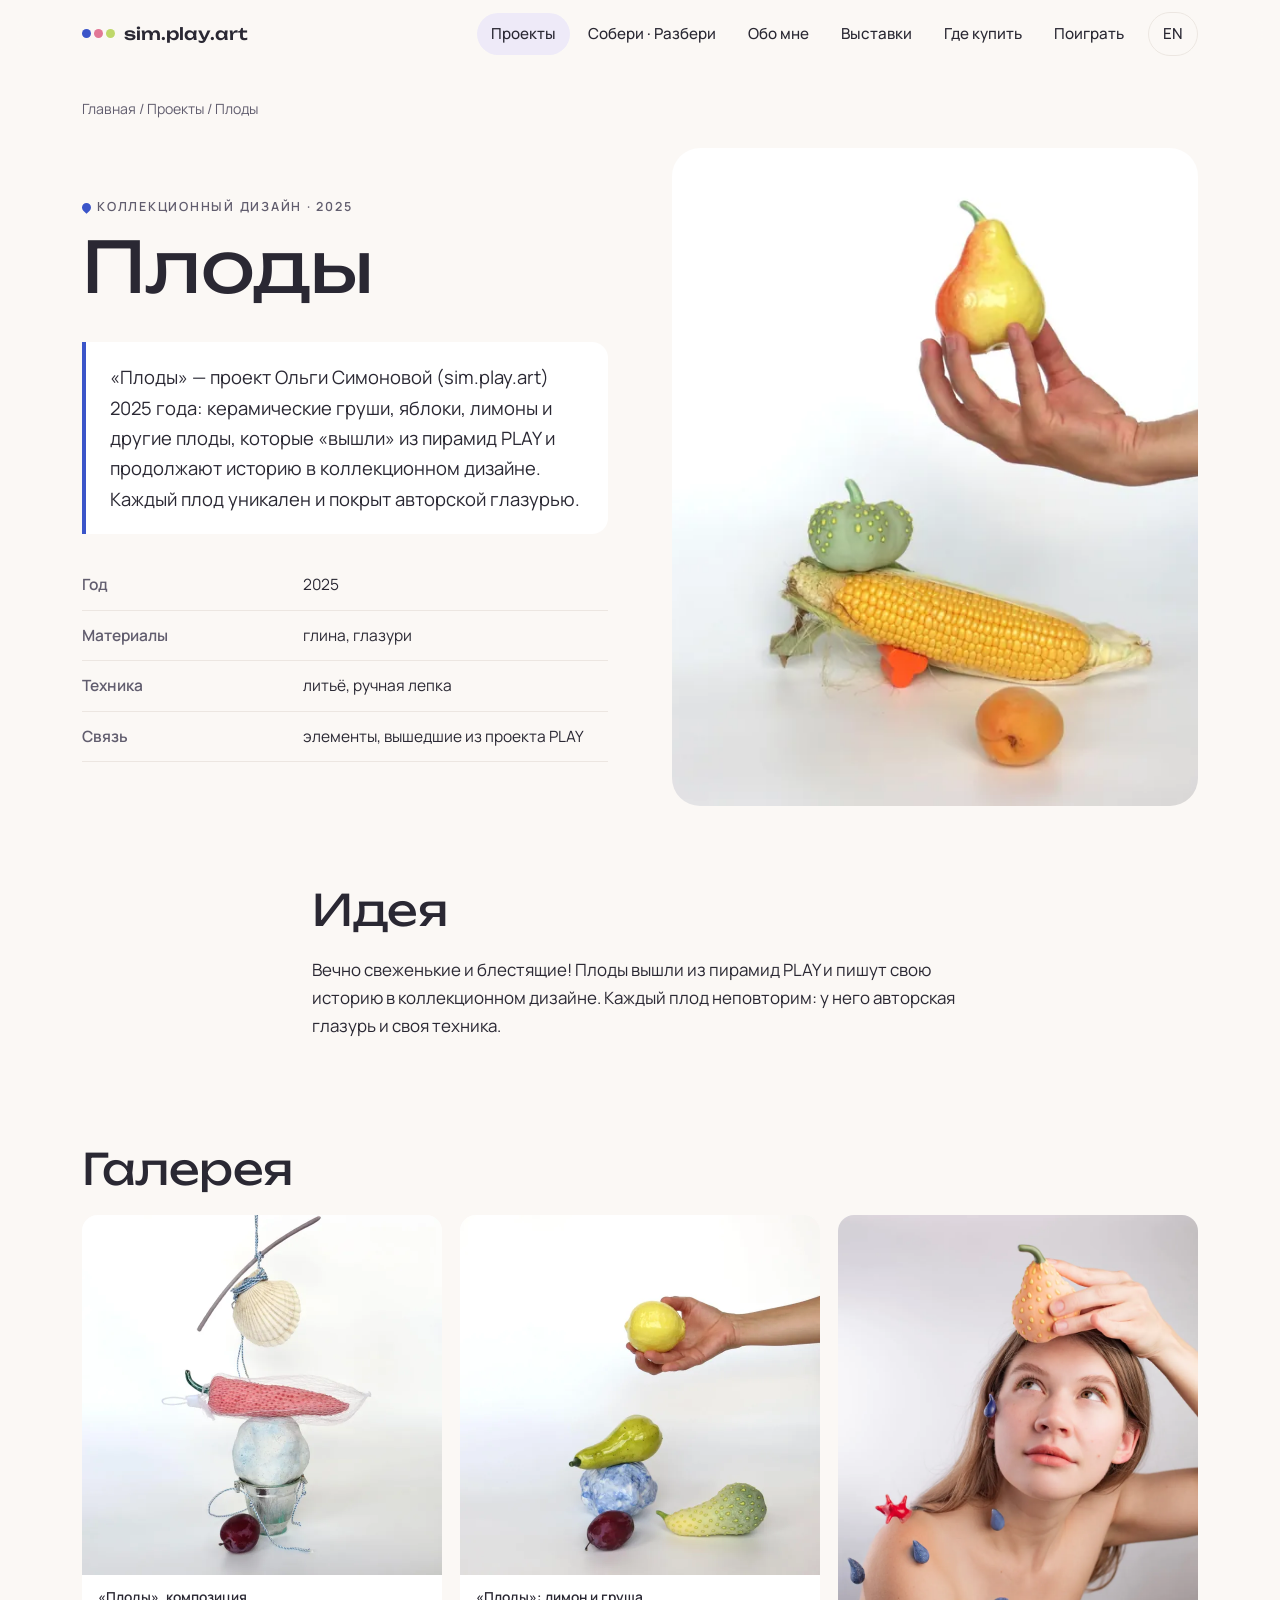
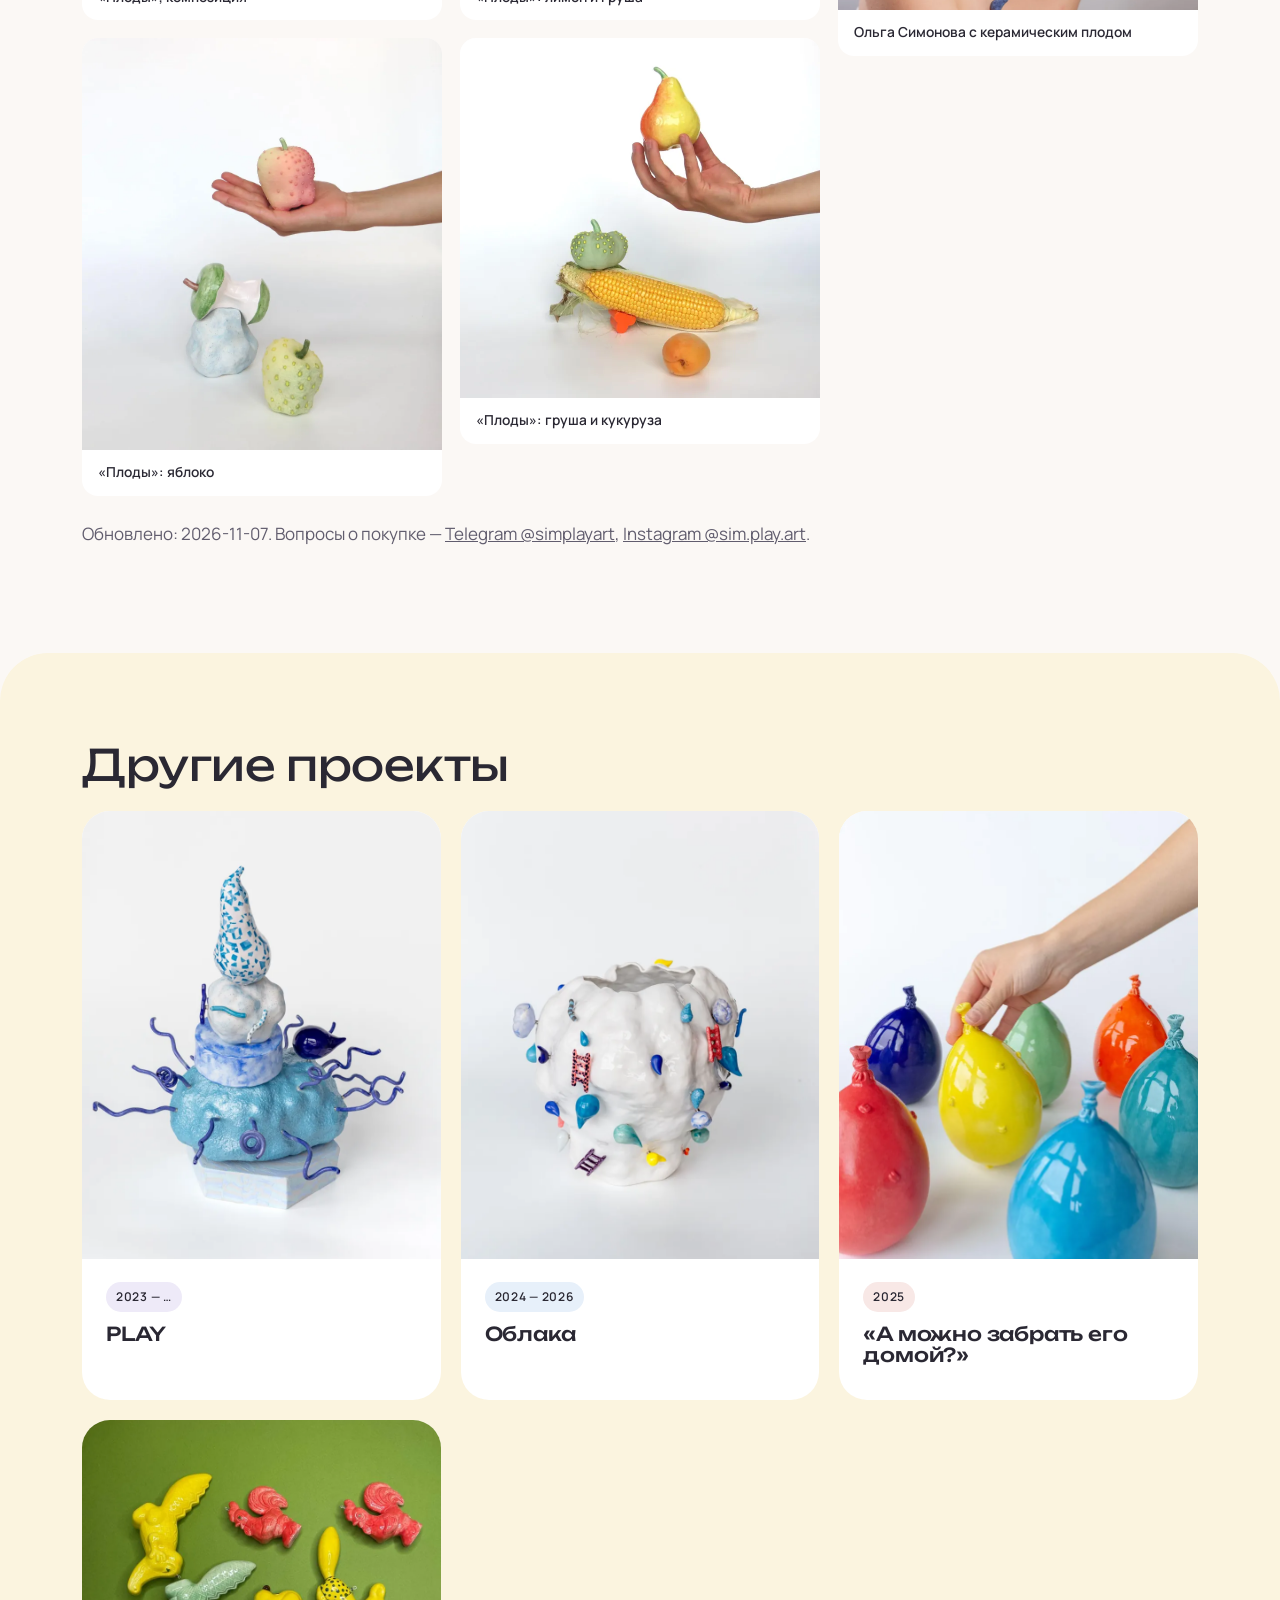
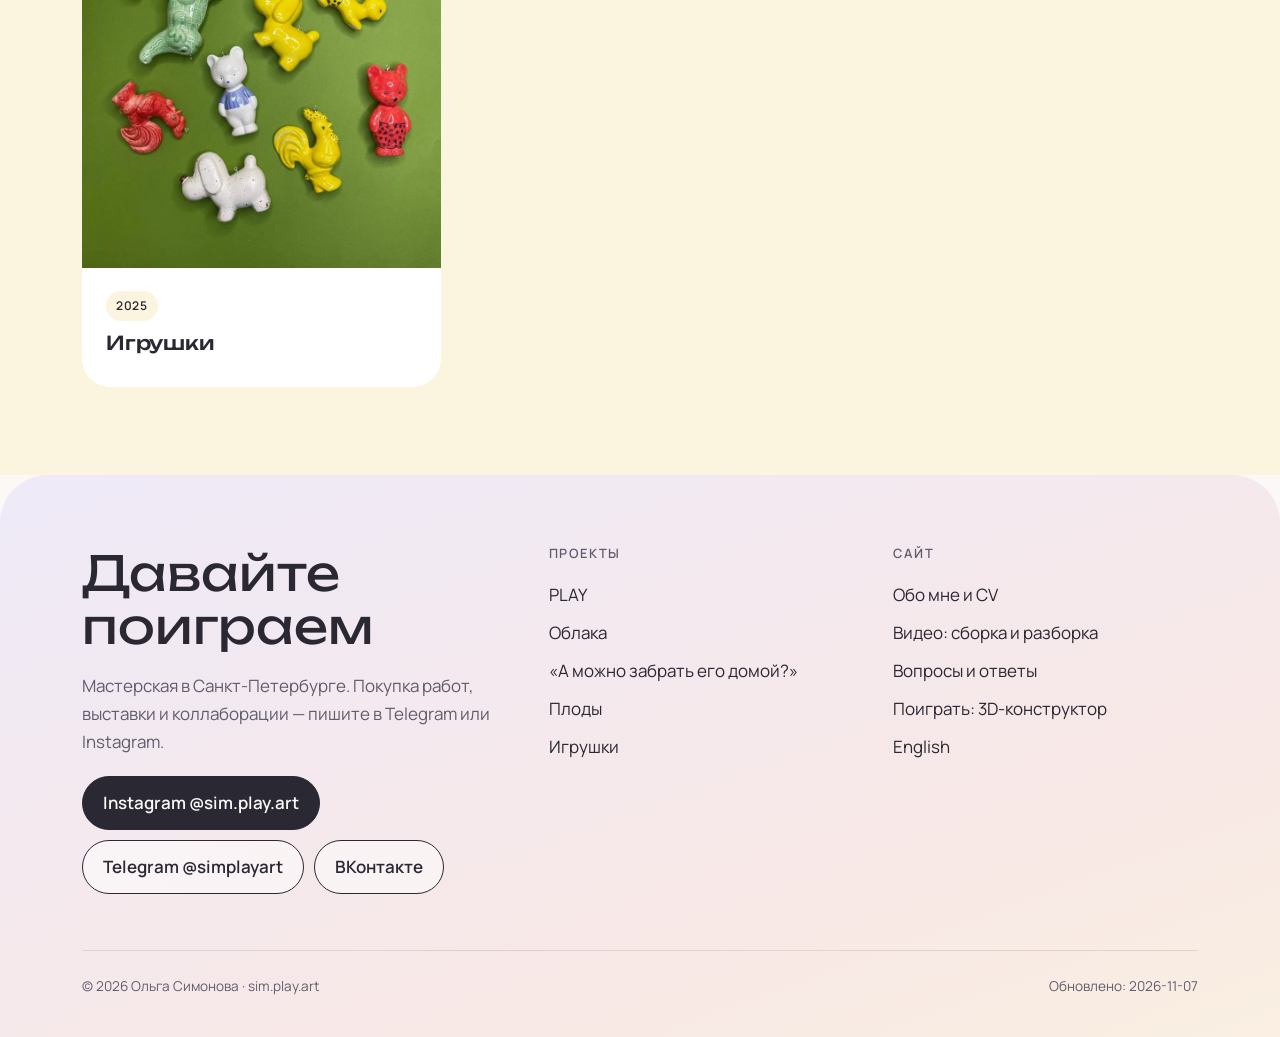
<file: docs/works/plody/index.html>
<!doctype html>
<html lang="ru">
<head>
<meta charset="utf-8">
<meta name="viewport" content="width=device-width,initial-scale=1">
<title>«Плоды» — керамические объекты · Ольга Симонова (sim.play.art)</title>
<meta name="description" content="«Плоды» — проект Ольги Симоновой (sim.play.art) 2025 года: керамические груши, яблоки, лимоны и другие плоды, которые «вышли» из пирамид PLAY и продолжают историю в коллекционном дизайне. Каждый плод уникален и покрыт авторской глазурью.">
<link rel="canonical" href="https://simplayart.ru/works/plody/">

<meta name="author" content="Ольга Симонова">
<meta property="og:type" content="website">
<meta property="og:site_name" content="sim.play.art — Ольга Симонова">
<meta property="og:title" content="«Плоды» — керамические объекты · Ольга Симонова (sim.play.art)">
<meta property="og:description" content="«Плоды» — проект Ольги Симоновой (sim.play.art) 2025 года: керамические груши, яблоки, лимоны и другие плоды, которые «вышли» из пирамид PLAY и продолжают историю в коллекционном дизайне. Каждый плод уникален и покрыт авторской глазурью.">
<meta property="og:url" content="https://simplayart.ru/works/plody/">
<meta property="og:image" content="https://simplayart.ru/img/og-olga-simonova.jpg">
<meta property="og:locale" content="ru_RU">
<meta name="twitter:card" content="summary_large_image">
<meta name="theme-color" content="#FBF8F5">
<link rel="icon" href="data:image/svg+xml,%3Csvg xmlns='http://www.w3.org/2000/svg' viewBox='0 0 32 32'%3E%3Ccircle cx='7' cy='16' r='5' fill='%233B55C9'/%3E%3Ccircle cx='16' cy='16' r='5' fill='%23E27896'/%3E%3Ccircle cx='25' cy='16' r='5' fill='%23BFD86A'/%3E%3C/svg%3E">
<link rel="preconnect" href="https://fonts.googleapis.com"><link rel="preconnect" href="https://fonts.gstatic.com" crossorigin>
<link href="https://fonts.googleapis.com/css2?family=Manrope:wght@400;500;600;700&family=Unbounded:wght@300;400;500&display=swap&subset=cyrillic" rel="stylesheet">
<link rel="stylesheet" href="../../assets/style.css?v=157771bc">
<script type="application/ld+json">{"@context":"https://schema.org","@graph":[{"@type":"WebSite","@id":"https://simplayart.ru/#website","url":"https://simplayart.ru/","name":"Ольга Симонова — художница (sim.play.art)","inLanguage":["ru","en"],"publisher":{"@id":"https://simplayart.ru/#person"},"about":{"@id":"https://simplayart.ru/#person"}},{"@type":"Person","@id":"https://simplayart.ru/#person","name":"Ольга Симонова","alternateName":["sim.play.art","Olga Simonova","SimPlayArt"],"givenName":"Ольга","familyName":"Симонова","jobTitle":"Художница-керамист","description":"Ольга Симонова (sim.play.art) — независимая художница-керамист из Санкт-Петербурга. Создаёт модульные керамические объекты на магнитах: детали можно соединять, вращать и менять местами, а зритель становится соавтором работы. Автор проекта PLAY (с 2023 года), серий «Облака» и «А можно забрать его домой?». Работает независимо, работы представлены в нескольких галереях.","url":"https://simplayart.ru/","image":"https://simplayart.ru/img/olga-simonova-hudozhnitsa-keramist.webp","birthPlace":{"@type":"Place","name":"Псков, Россия"},"homeLocation":{"@type":"Place","name":"Санкт-Петербург, Россия"},"knowsAbout":["керамика","художественная керамика","коллекционный дизайн","глазури","ручная лепка","литьё в гипсовые формы","ceramic art"],"sameAs":["https://www.instagram.com/sim.play.art/","https://t.me/simplayart","https://vk.ru/simplayart","https://sample-art.com/authors/olga-simonova","https://bizar.art/author/olga-simonova-9117"],"subjectOf":[{"@type":"NewsArticle","headline":"«Переменная облачность»: выставка о женской изменчивости и внутренней силе","url":"https://snob.ru/art/peremennaia-oblachnost-vystavka-o-zhenskoi-izmenchivosti-i-vnutrennei-sile/","inLanguage":"ru","publisher":{"@type":"Organization","name":"Сноб","url":"https://snob.ru/"},"datePublished":"2026-03-16T12:00:00+03:00"},{"@type":"NewsArticle","headline":"«Не про инфантилизм, а про любовь»: Анастасия Постригай — о новой выставке «Играть можно»","url":"https://www.buro247.ru/culture/arts/24-feb-2026-postrigay-about-new-exhibition.html","inLanguage":"ru","publisher":{"@type":"Organization","name":"BURO.","url":"https://buro247.ru/"},"datePublished":"2026-02-24T12:00:00+03:00"},{"@type":"NewsArticle","headline":"Colour Block: победители всероссийского конкурса в галерее Art&Brut","url":"https://www.interior.ru/art/15901-color-block-pobediteli-vserossiiskogo-konkursa-v-galeree-artbrut.html","inLanguage":"ru","publisher":{"@type":"Organization","name":"Interior.ru","url":"https://interior.ru/"},"datePublished":"2023-07-26T12:00:00+03:00"},{"@type":"NewsArticle","headline":"В Ростове открылась выставка современного искусства «Переменная облачность»","url":"https://www.dg-yug.ru/article/20234661.html","inLanguage":"ru","publisher":{"@type":"Organization","name":"Деловая газета.Юг","url":"https://dg-yug.ru/"},"datePublished":"2026-03-18T12:00:00+03:00"},{"@type":"NewsArticle","headline":"Выставка Тимофея Малярова и Ольги Симоновой «Играть можно»","url":"https://artmoskovia.ru/vystavka-timofeya-malyarova-i-olgi-simonovoj-igrat-mozhno.html","inLanguage":"ru","publisher":{"@type":"Organization","name":"АртМосковия","url":"https://artmoskovia.ru/"},"datePublished":"2026-01-31T12:00:00+03:00"},{"@type":"NewsArticle","headline":"Работы Козина и Дашевского покажут в Русском музее на выставке об играх","url":"https://www.sobaka.ru/entertainment/art/213723","inLanguage":"ru","publisher":{"@type":"Organization","name":"Собака.ru","url":"https://sobaka.ru/"},"datePublished":"2026-04-23T12:00:00+03:00"},{"@type":"Article","headline":"Q&A: Ольга Симонова","url":"https://design-mate.ru/read/people/anketa/olga-simonova-questionnaire","inLanguage":"ru","publisher":{"@type":"Organization","name":"Design Mate","url":"https://design-mate.ru/"},"datePublished":"2024-02-12T12:00:00+03:00"},{"@type":"Article","headline":"Победители проекта «Стекольная сессия 2025»","url":"https://elaginpark.org/news/pobediteli-proekta-stekolnaya-sessiya-2025/","inLanguage":"ru","publisher":{"@type":"Organization","name":"ЦПКиО им. Кирова","url":"https://elaginpark.org/"}}]},{"@type":"BreadcrumbList","itemListElement":[{"@type":"ListItem","position":1,"name":"Главная","item":"https://simplayart.ru/"},{"@type":"ListItem","position":2,"name":"Плоды","item":"https://simplayart.ru/works/plody/"}]},{"@type":"CollectionPage","@id":"https://simplayart.ru/works/plody/#page","url":"https://simplayart.ru/works/plody/","name":"«Плоды» — керамические объекты","description":"«Плоды» — проект Ольги Симоновой (sim.play.art) 2025 года: керамические груши, яблоки, лимоны и другие плоды, которые «вышли» из пирамид PLAY и продолжают историю в коллекционном дизайне. Каждый плод уникален и покрыт авторской глазурью.","author":{"@id":"https://simplayart.ru/#person"},"dateModified":"2026-11-07T12:00:00+03:00","inLanguage":"ru","about":{"@type":"CreativeWorkSeries","name":"Плоды","creator":{"@id":"https://simplayart.ru/#person"}}}]}</script>
</head>
<body>
<a class="skip" href="#main">К содержанию</a>
<header class="site-head"><div class="wrap head-in">
<a class="logo" href="../../" aria-label="sim.play.art — на главную"><span class="logo-dots"><i></i><i></i><i></i></span>sim.play.art</a>
<button class="burger" aria-label="Меню" aria-expanded="false" aria-controls="nav"><span></span><span></span><span></span></button>
<nav class="nav" id="nav" aria-label="Основная навигация"><a href="../../#projects" aria-current="page">Проекты</a><a href="../../#play-video">Собери · Разбери</a><a href="../../about/">Обо мне</a><a href="../../about/#cv">Выставки</a><a href="../../#buy">Где купить</a><a href="../../play/">Поиграть</a><a class="lang" href="../../en/" hreflang="en" lang="en">EN</a></nav>
</div></header>
<main id="main">
<div class="wrap crumbs"><a href="../../">Главная</a> / <a href="../../#projects">Проекты</a> / Плоды</div>
<section class="series-hero"><div class="wrap two">
<div class="reveal in"><span class="eyebrow">Коллекционный дизайн · 2025</span><h1>Плоды</h1>
<p class="answer">«Плоды» — проект Ольги Симоновой (sim.play.art) 2025 года: керамические груши, яблоки, лимоны и другие плоды, которые «вышли» из пирамид PLAY и продолжают историю в коллекционном дизайне. Каждый плод уникален и покрыт авторской глазурью.</p>
<table class="ftable"><tr><th>Год</th><td>2025</td></tr><tr><th>Материалы</th><td>глина, глазури</td></tr><tr><th>Техника</th><td>литьё, ручная лепка</td></tr><tr><th>Связь</th><td>элементы, вышедшие из проекта PLAY</td></tr></table></div>
<div class="reveal in"><img src="../../img/plody-keramika-grusha-kukuruza.webp" srcset="../../img/plody-keramika-grusha-kukuruza-720.webp 720w, ../../img/plody-keramika-grusha-kukuruza.webp 1600w" sizes="(min-width:900px) 45vw, 100vw" width="1600" height="1600" alt="Плоды — керамика Ольги Симоновой (sim.play.art)" fetchpriority="high"></div>
</div></section>
<section class="section" style="padding-top:24px"><div class="wrap prose reveal"><h2>Идея</h2><p>Вечно свеженькие и блестящие! Плоды вышли из пирамид PLAY и пишут свою историю в коллекционном дизайне. Каждый плод неповторим: у него авторская глазурь и своя техника.</p></div></section>

<section class="section" style="padding-top:0" id="gallery"><div class="wrap"><h2>Галерея</h2><div class="gallery"><figure class="reveal"><img src="../../img/plody-keramika-kompozitsiya.webp" srcset="../../img/plody-keramika-kompozitsiya-720.webp 720w, ../../img/plody-keramika-kompozitsiya.webp 1600w" sizes="(min-width:1000px) 33vw, (min-width:620px) 50vw, 100vw" width="1600" height="1600" alt="«Плоды», композиция — Плоды, Ольга Симонова (sim.play.art)" loading="lazy" decoding="async"><figcaption><b>«Плоды», композиция</b></figcaption></figure><figure class="reveal"><img src="../../img/plody-keramika-yabloko.webp" srcset="../../img/plody-keramika-yabloko-720.webp 945w, ../../img/plody-keramika-yabloko.webp 1792w" sizes="(min-width:1000px) 33vw, (min-width:620px) 50vw, 100vw" width="1792" height="2048" alt="«Плоды»: яблоко — Плоды, Ольга Симонова (sim.play.art)" loading="lazy" decoding="async"><figcaption><b>«Плоды»: яблоко</b></figcaption></figure><figure class="reveal"><img src="../../img/plody-keramika-limon-grusha.webp" srcset="../../img/plody-keramika-limon-grusha-720.webp 720w, ../../img/plody-keramika-limon-grusha.webp 1600w" sizes="(min-width:1000px) 33vw, (min-width:620px) 50vw, 100vw" width="1600" height="1600" alt="«Плоды»: лимон и груша — Плоды, Ольга Симонова (sim.play.art)" loading="lazy" decoding="async"><figcaption><b>«Плоды»: лимон и груша</b></figcaption></figure><figure class="reveal"><img src="../../img/plody-keramika-grusha-kukuruza.webp" srcset="../../img/plody-keramika-grusha-kukuruza-720.webp 720w, ../../img/plody-keramika-grusha-kukuruza.webp 1600w" sizes="(min-width:1000px) 33vw, (min-width:620px) 50vw, 100vw" width="1600" height="1600" alt="«Плоды»: груша и кукуруза — Плоды, Ольга Симонова (sim.play.art)" loading="lazy" decoding="async"><figcaption><b>«Плоды»: груша и кукуруза</b></figcaption></figure><figure class="reveal"><img src="../../img/olga-simonova-portret-s-plodom.webp" srcset="../../img/olga-simonova-portret-s-plodom-720.webp 982w, ../../img/olga-simonova-portret-s-plodom.webp 1862w" sizes="(min-width:1000px) 33vw, (min-width:620px) 50vw, 100vw" width="1862" height="2048" alt="Ольга Симонова с керамическим плодом — Плоды, Ольга Симонова (sim.play.art)" loading="lazy" decoding="async"><figcaption><b>Ольга Симонова с керамическим плодом</b></figcaption></figure></div>
<p class="muted" style="margin-top:24px">Обновлено: 2026-11-07. Вопросы о покупке — <a href="https://t.me/simplayart">Telegram @simplayart</a>, <a href="https://www.instagram.com/sim.play.art/">Instagram @sim.play.art</a>.</p></div></section>

<section class="section tint-butter round-top"><div class="wrap"><h2>Другие проекты</h2><div class="cards"><a class="card reveal" href="../../works/play/" style="--c:var(--lilac)"><div class="card-img"><img src="../../img/play-11-keramika-2026.webp" srcset="../../img/play-11-keramika-2026-720.webp 810w, ../../img/play-11-keramika-2026.webp 1536w" sizes="(min-width:1000px) 33vw, (min-width:620px) 50vw, 100vw" width="1536" height="2048" alt="PLAY" loading="lazy" decoding="async"></div><div class="card-body"><span class="tag">2023 — …</span><h3>PLAY</h3></div></a><a class="card reveal" href="../../works/oblaka/" style="--c:var(--sky)"><div class="card-img"><img src="../../img/oblako-snezhny-kom-2026.webp" srcset="../../img/oblako-snezhny-kom-2026-720.webp 810w, ../../img/oblako-snezhny-kom-2026.webp 1536w" sizes="(min-width:1000px) 33vw, (min-width:620px) 50vw, 100vw" width="1536" height="2048" alt="Облака" loading="lazy" decoding="async"></div><div class="card-body"><span class="tag">2024 — 2026</span><h3>Облака</h3></div></a><a class="card reveal" href="../../works/shariki/" style="--c:var(--blush)"><div class="card-img"><img src="../../img/keramicheskie-shariki-a-mozhno-zabrat-ego-domoy.webp" srcset="../../img/keramicheskie-shariki-a-mozhno-zabrat-ego-domoy-720.webp 720w, ../../img/keramicheskie-shariki-a-mozhno-zabrat-ego-domoy.webp 1366w" sizes="(min-width:1000px) 33vw, (min-width:620px) 50vw, 100vw" width="1366" height="2048" alt="«А можно забрать его домой?»" loading="lazy" decoding="async"></div><div class="card-body"><span class="tag">2025</span><h3>«А можно забрать его домой?»</h3></div></a><a class="card reveal" href="../../works/igrushki/" style="--c:var(--butter)"><div class="card-img"><img src="../../img/elochnye-igrushki-nabor.webp" srcset="../../img/elochnye-igrushki-nabor-720.webp 810w, ../../img/elochnye-igrushki-nabor.webp 960w" sizes="(min-width:1000px) 33vw, (min-width:620px) 50vw, 100vw" width="960" height="1280" alt="Игрушки" loading="lazy" decoding="async"></div><div class="card-body"><span class="tag">2025</span><h3>Игрушки</h3></div></a></div></div></section>
</main>
<footer class="site-foot" id="contact"><div class="wrap">
<div class="foot-grid">
<div><p class="foot-title">Давайте поиграем</p><p class="muted" style="max-width:30em">Мастерская в Санкт-Петербурге. Покупка работ, выставки и коллаборации — пишите в Telegram или Instagram.</p>
<div class="socials"><a class="ig" href="https://www.instagram.com/sim.play.art/" rel="me noopener" target="_blank">Instagram @sim.play.art</a>
<a href="https://t.me/simplayart" rel="me noopener" target="_blank">Telegram @simplayart</a>
<a href="https://vk.ru/simplayart" rel="me noopener" target="_blank">ВКонтакте</a></div></div>
<div class="foot-col"><h4>Проекты</h4><ul><li><a href="../../works/play/">PLAY</a></li><li><a href="../../works/oblaka/">Облака</a></li><li><a href="../../works/shariki/">«А можно забрать его домой?»</a></li><li><a href="../../works/plody/">Плоды</a></li><li><a href="../../works/igrushki/">Игрушки</a></li></ul></div>
<div class="foot-col"><h4>Сайт</h4><ul>
<li><a href="../../about/">Обо мне и CV</a></li>
<li><a href="../../#play-video">Видео: сборка и разборка</a></li>
<li><a href="../../#faq">Вопросы и ответы</a></li>
<li><a href="../../play/">Поиграть: 3D-конструктор</a></li>
<li><a href="../../en/">English</a></li></ul></div>
</div>
<div class="copy"><span>© 2026 Ольга Симонова · sim.play.art</span><span>Обновлено: 2026-11-07</span></div>
</div></footer>
<script src="../../assets/main.js?v=9741487b" defer></script>
</body>
</html>
</file>
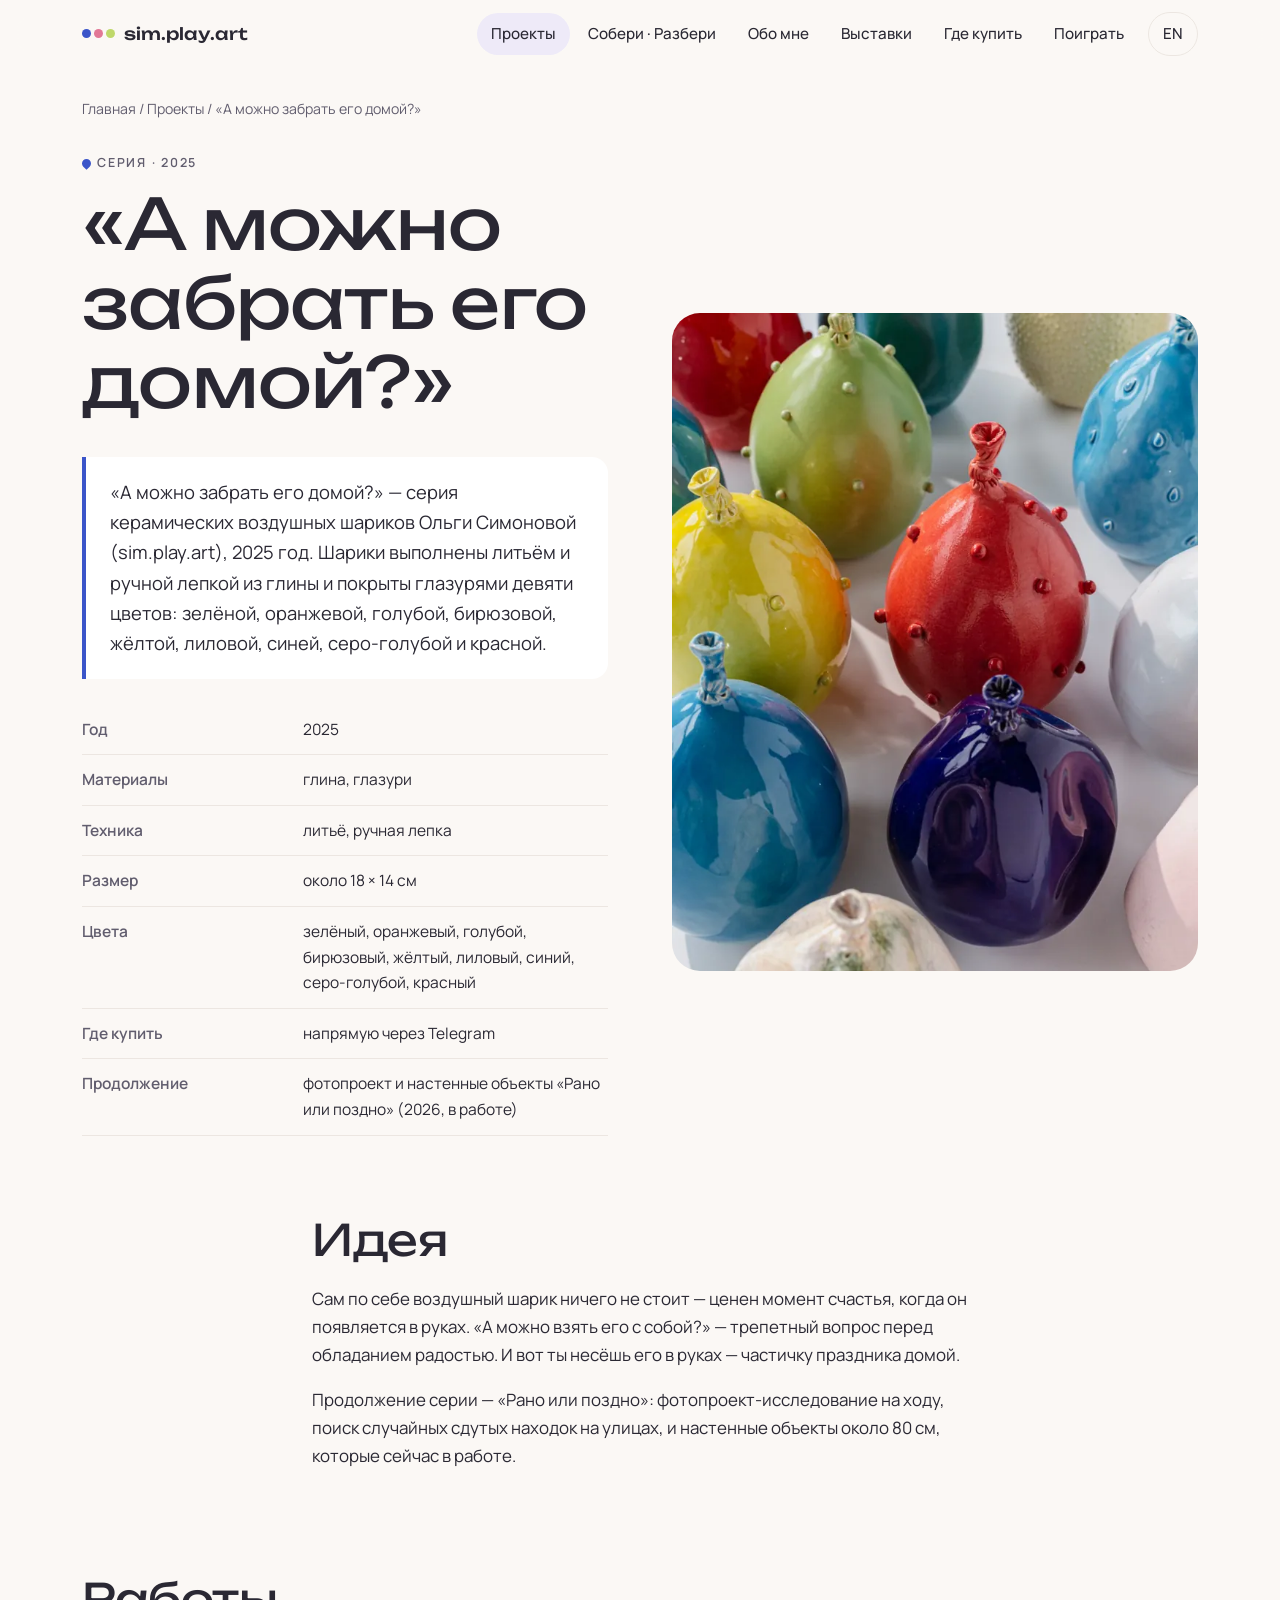
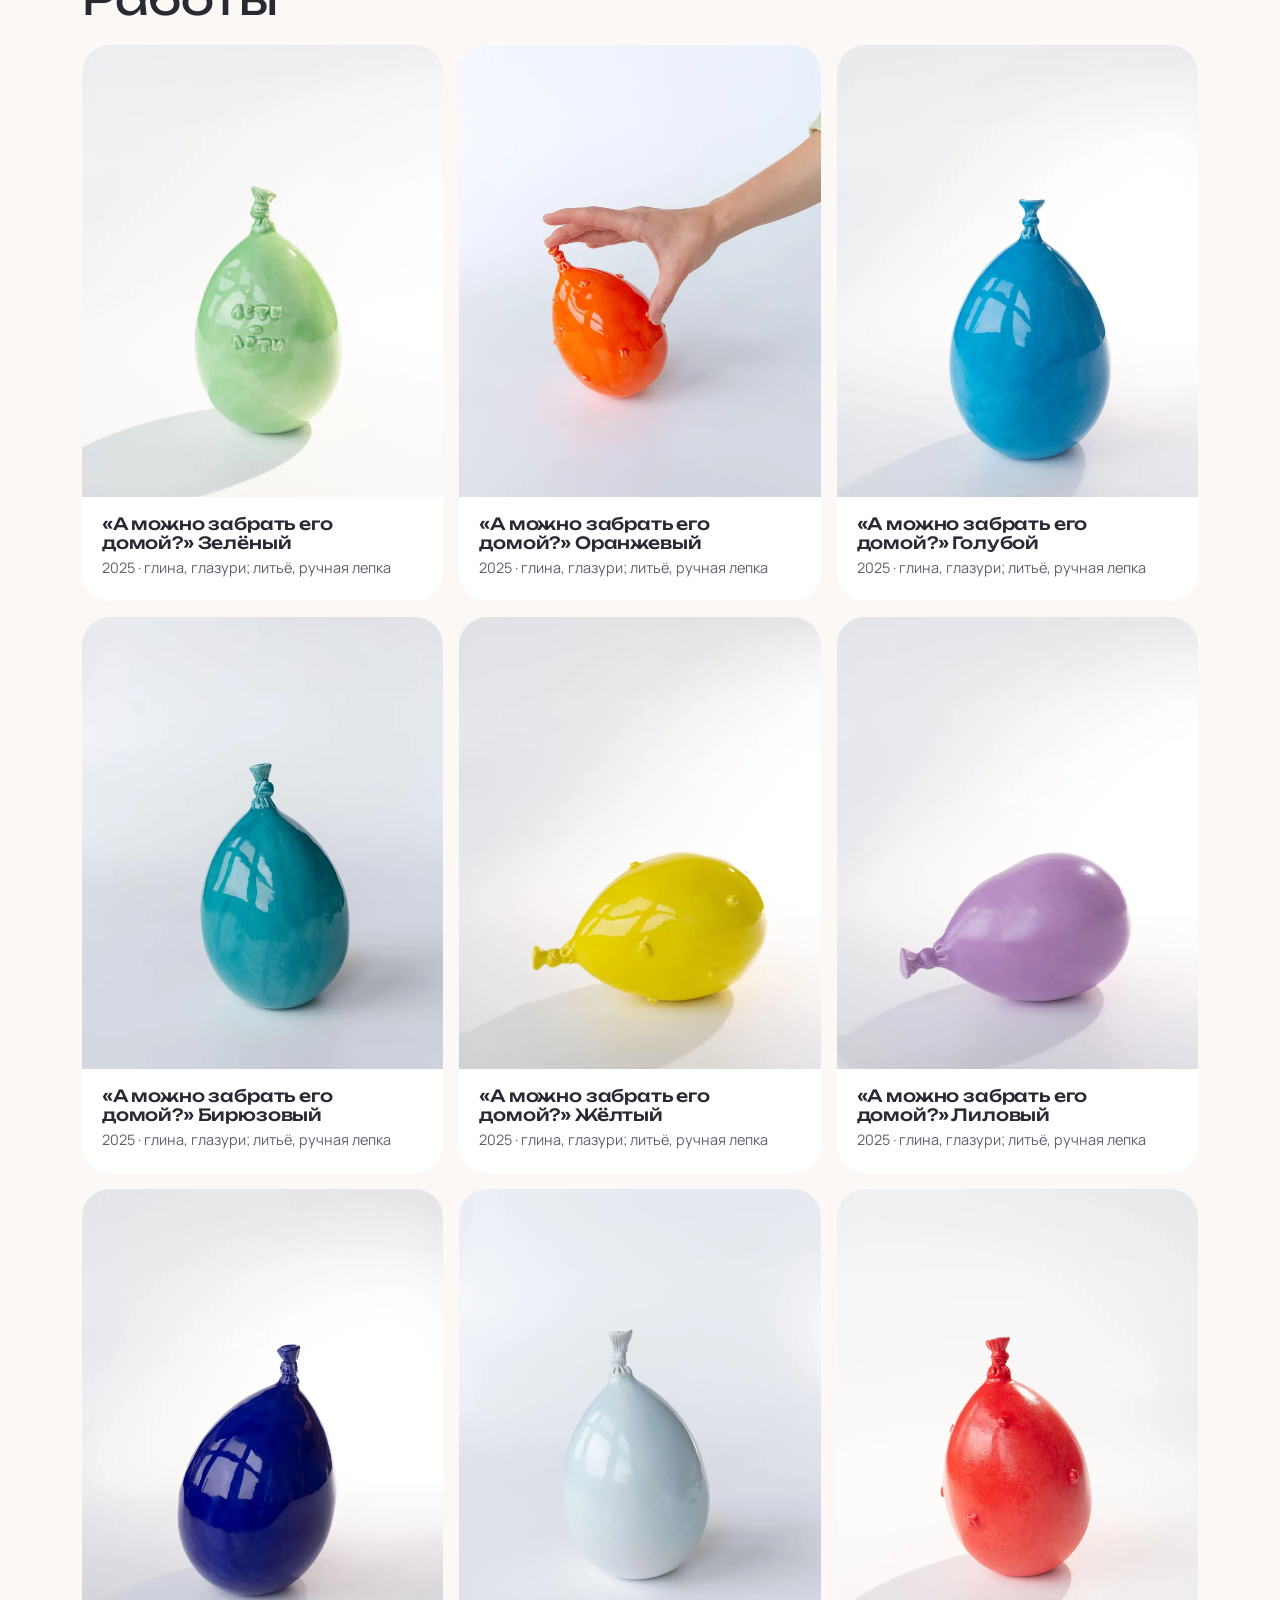
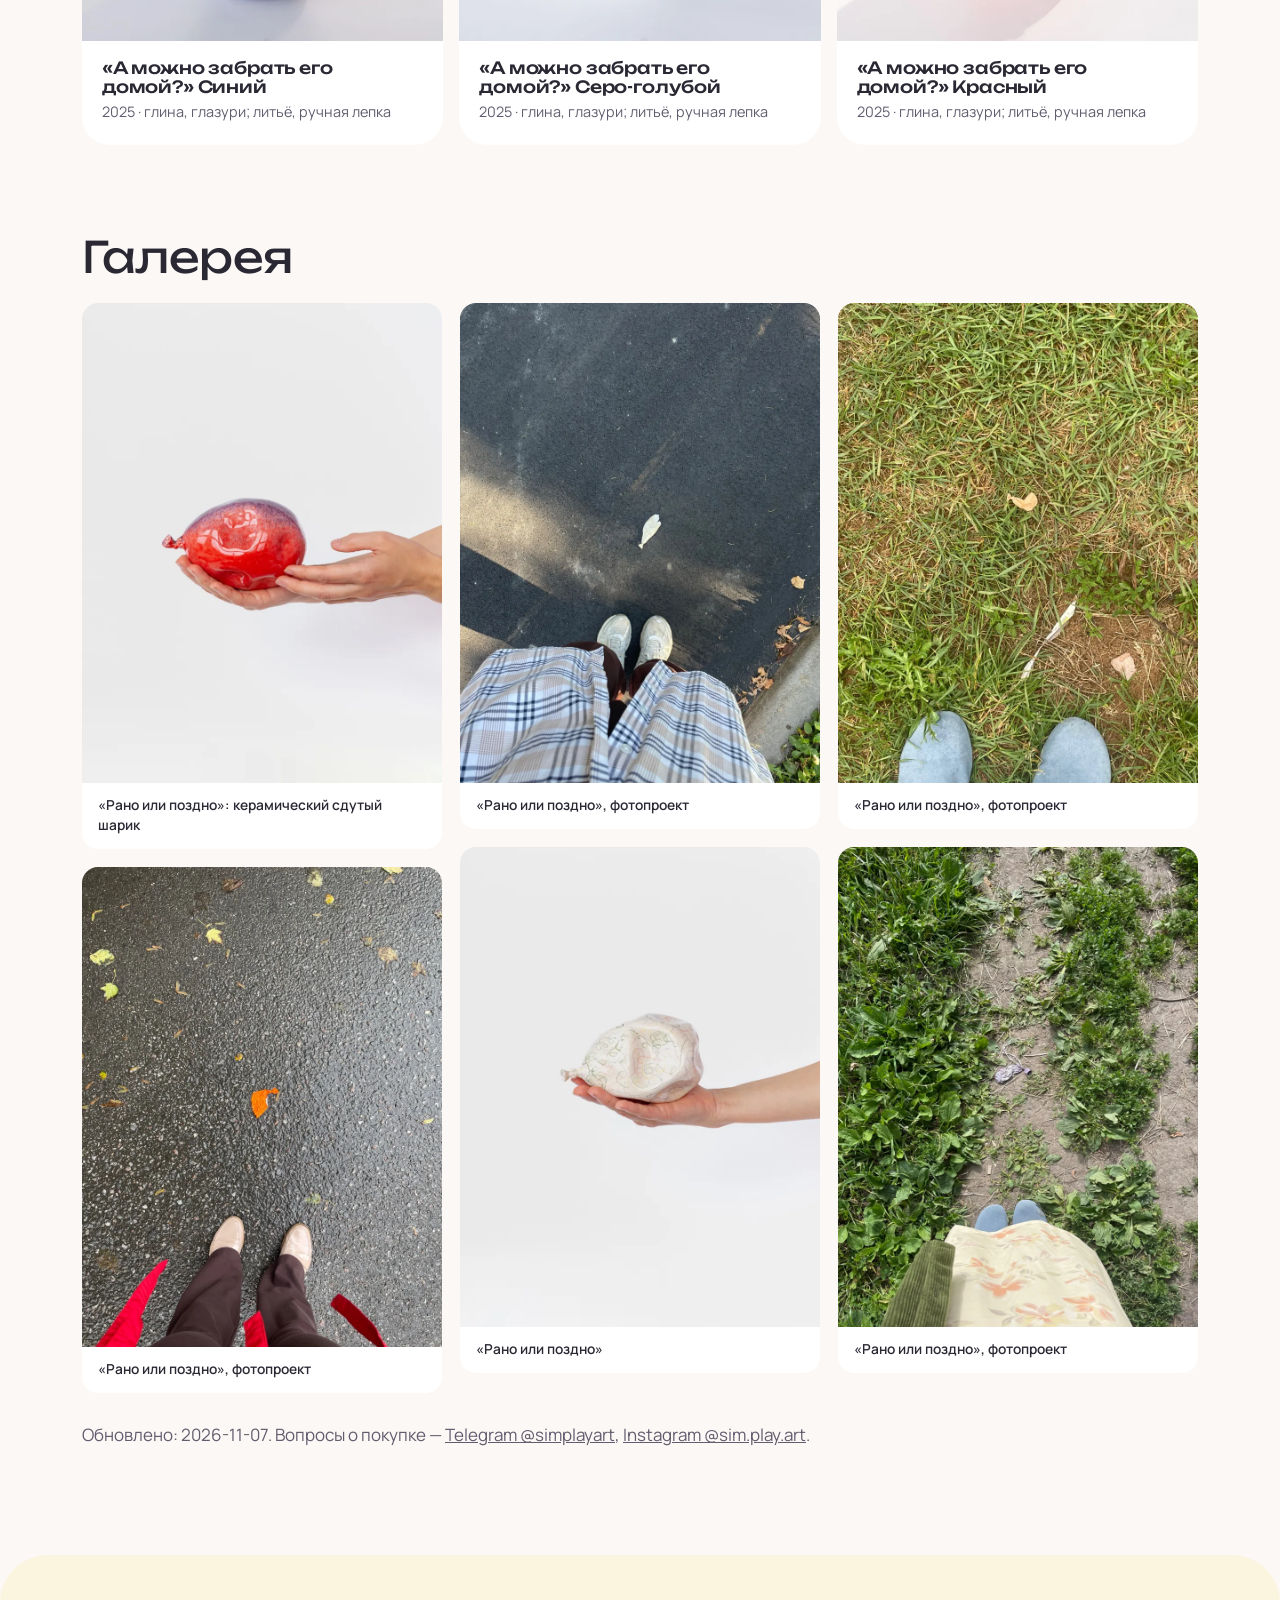
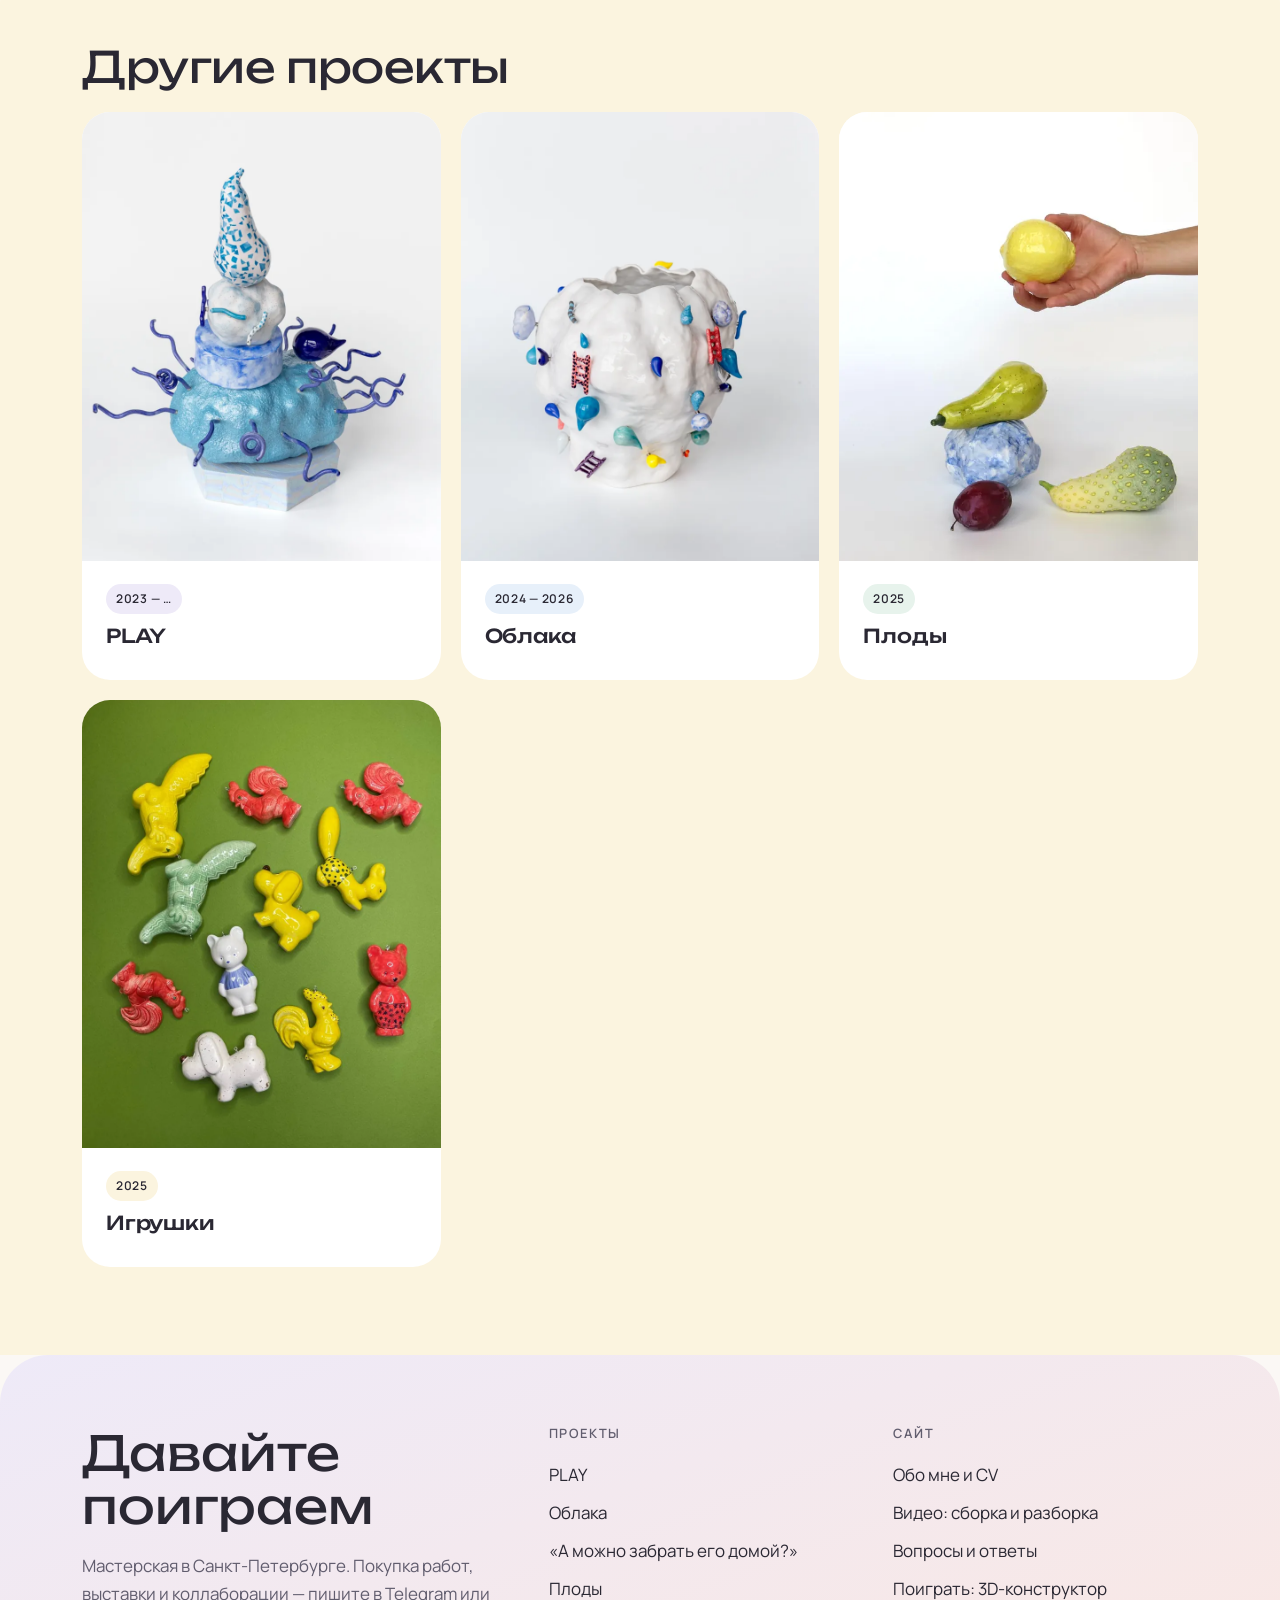
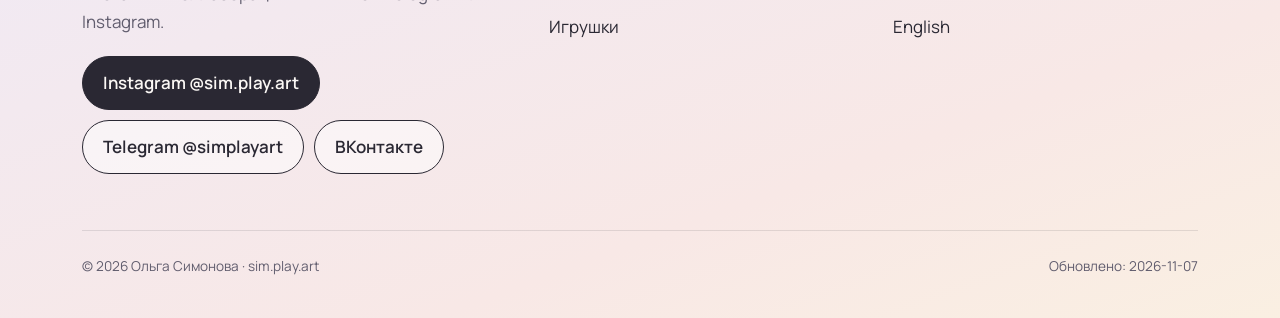
<file: docs/works/shariki/index.html>
<!doctype html>
<html lang="ru">
<head>
<meta charset="utf-8">
<meta name="viewport" content="width=device-width,initial-scale=1">
<title>«А можно забрать его домой?» — керамические воздушные шарики · Ольга Симонова (sim.play.art)</title>
<meta name="description" content="«А можно забрать его домой?» — серия керамических воздушных шариков Ольги Симоновой (sim.play.art), 2025 год. Шарики выполнены литьём и ручной лепкой из глины и покрыты глазурями девяти цветов: зелёной, оранжевой, голубой, бирюзовой, жёлтой, лиловой,">
<link rel="canonical" href="https://simplayart.ru/works/shariki/">

<meta name="author" content="Ольга Симонова">
<meta property="og:type" content="website">
<meta property="og:site_name" content="sim.play.art — Ольга Симонова">
<meta property="og:title" content="«А можно забрать его домой?» — керамические воздушные шарики · Ольга Симонова (sim.play.art)">
<meta property="og:description" content="«А можно забрать его домой?» — серия керамических воздушных шариков Ольги Симоновой (sim.play.art), 2025 год. Шарики выполнены литьём и ручной лепкой из глины и покрыты глазурями девяти цветов: зелёной, оранжевой, голубой, бирюзовой, жёлтой, лиловой,">
<meta property="og:url" content="https://simplayart.ru/works/shariki/">
<meta property="og:image" content="https://simplayart.ru/img/og-olga-simonova.jpg">
<meta property="og:locale" content="ru_RU">
<meta name="twitter:card" content="summary_large_image">
<meta name="theme-color" content="#FBF8F5">
<link rel="icon" href="data:image/svg+xml,%3Csvg xmlns='http://www.w3.org/2000/svg' viewBox='0 0 32 32'%3E%3Ccircle cx='7' cy='16' r='5' fill='%233B55C9'/%3E%3Ccircle cx='16' cy='16' r='5' fill='%23E27896'/%3E%3Ccircle cx='25' cy='16' r='5' fill='%23BFD86A'/%3E%3C/svg%3E">
<link rel="preconnect" href="https://fonts.googleapis.com"><link rel="preconnect" href="https://fonts.gstatic.com" crossorigin>
<link href="https://fonts.googleapis.com/css2?family=Manrope:wght@400;500;600;700&family=Unbounded:wght@300;400;500&display=swap&subset=cyrillic" rel="stylesheet">
<link rel="stylesheet" href="../../assets/style.css?v=157771bc">
<script type="application/ld+json">{"@context":"https://schema.org","@graph":[{"@type":"WebSite","@id":"https://simplayart.ru/#website","url":"https://simplayart.ru/","name":"Ольга Симонова — художница (sim.play.art)","inLanguage":["ru","en"],"publisher":{"@id":"https://simplayart.ru/#person"},"about":{"@id":"https://simplayart.ru/#person"}},{"@type":"Person","@id":"https://simplayart.ru/#person","name":"Ольга Симонова","alternateName":["sim.play.art","Olga Simonova","SimPlayArt"],"givenName":"Ольга","familyName":"Симонова","jobTitle":"Художница-керамист","description":"Ольга Симонова (sim.play.art) — независимая художница-керамист из Санкт-Петербурга. Создаёт модульные керамические объекты на магнитах: детали можно соединять, вращать и менять местами, а зритель становится соавтором работы. Автор проекта PLAY (с 2023 года), серий «Облака» и «А можно забрать его домой?». Работает независимо, работы представлены в нескольких галереях.","url":"https://simplayart.ru/","image":"https://simplayart.ru/img/olga-simonova-hudozhnitsa-keramist.webp","birthPlace":{"@type":"Place","name":"Псков, Россия"},"homeLocation":{"@type":"Place","name":"Санкт-Петербург, Россия"},"knowsAbout":["керамика","художественная керамика","коллекционный дизайн","глазури","ручная лепка","литьё в гипсовые формы","ceramic art"],"sameAs":["https://www.instagram.com/sim.play.art/","https://t.me/simplayart","https://vk.ru/simplayart","https://sample-art.com/authors/olga-simonova","https://bizar.art/author/olga-simonova-9117"],"subjectOf":[{"@type":"NewsArticle","headline":"«Переменная облачность»: выставка о женской изменчивости и внутренней силе","url":"https://snob.ru/art/peremennaia-oblachnost-vystavka-o-zhenskoi-izmenchivosti-i-vnutrennei-sile/","inLanguage":"ru","publisher":{"@type":"Organization","name":"Сноб","url":"https://snob.ru/"},"datePublished":"2026-03-16T12:00:00+03:00"},{"@type":"NewsArticle","headline":"«Не про инфантилизм, а про любовь»: Анастасия Постригай — о новой выставке «Играть можно»","url":"https://www.buro247.ru/culture/arts/24-feb-2026-postrigay-about-new-exhibition.html","inLanguage":"ru","publisher":{"@type":"Organization","name":"BURO.","url":"https://buro247.ru/"},"datePublished":"2026-02-24T12:00:00+03:00"},{"@type":"NewsArticle","headline":"Colour Block: победители всероссийского конкурса в галерее Art&Brut","url":"https://www.interior.ru/art/15901-color-block-pobediteli-vserossiiskogo-konkursa-v-galeree-artbrut.html","inLanguage":"ru","publisher":{"@type":"Organization","name":"Interior.ru","url":"https://interior.ru/"},"datePublished":"2023-07-26T12:00:00+03:00"},{"@type":"NewsArticle","headline":"В Ростове открылась выставка современного искусства «Переменная облачность»","url":"https://www.dg-yug.ru/article/20234661.html","inLanguage":"ru","publisher":{"@type":"Organization","name":"Деловая газета.Юг","url":"https://dg-yug.ru/"},"datePublished":"2026-03-18T12:00:00+03:00"},{"@type":"NewsArticle","headline":"Выставка Тимофея Малярова и Ольги Симоновой «Играть можно»","url":"https://artmoskovia.ru/vystavka-timofeya-malyarova-i-olgi-simonovoj-igrat-mozhno.html","inLanguage":"ru","publisher":{"@type":"Organization","name":"АртМосковия","url":"https://artmoskovia.ru/"},"datePublished":"2026-01-31T12:00:00+03:00"},{"@type":"NewsArticle","headline":"Работы Козина и Дашевского покажут в Русском музее на выставке об играх","url":"https://www.sobaka.ru/entertainment/art/213723","inLanguage":"ru","publisher":{"@type":"Organization","name":"Собака.ru","url":"https://sobaka.ru/"},"datePublished":"2026-04-23T12:00:00+03:00"},{"@type":"Article","headline":"Q&A: Ольга Симонова","url":"https://design-mate.ru/read/people/anketa/olga-simonova-questionnaire","inLanguage":"ru","publisher":{"@type":"Organization","name":"Design Mate","url":"https://design-mate.ru/"},"datePublished":"2024-02-12T12:00:00+03:00"},{"@type":"Article","headline":"Победители проекта «Стекольная сессия 2025»","url":"https://elaginpark.org/news/pobediteli-proekta-stekolnaya-sessiya-2025/","inLanguage":"ru","publisher":{"@type":"Organization","name":"ЦПКиО им. Кирова","url":"https://elaginpark.org/"}}]},{"@type":"BreadcrumbList","itemListElement":[{"@type":"ListItem","position":1,"name":"Главная","item":"https://simplayart.ru/"},{"@type":"ListItem","position":2,"name":"«А можно забрать его домой?»","item":"https://simplayart.ru/works/shariki/"}]},{"@type":"CollectionPage","@id":"https://simplayart.ru/works/shariki/#page","url":"https://simplayart.ru/works/shariki/","name":"«А можно забрать его домой?» — керамические воздушные шарики","description":"«А можно забрать его домой?» — серия керамических воздушных шариков Ольги Симоновой (sim.play.art), 2025 год. Шарики выполнены литьём и ручной лепкой из глины и покрыты глазурями девяти цветов: зелёной, оранжевой, голубой, бирюзовой, жёлтой, лиловой, синей, серо-голубой и красной.","author":{"@id":"https://simplayart.ru/#person"},"dateModified":"2026-11-07T12:00:00+03:00","inLanguage":"ru","about":{"@type":"CreativeWorkSeries","name":"«А можно забрать его домой?»","creator":{"@id":"https://simplayart.ru/#person"}},"hasPart":[{"@type":"VisualArtwork","name":"«А можно забрать его домой?» Зелёный","creator":{"@id":"https://simplayart.ru/#person"},"dateCreated":"2025","artform":"Керамика","artMedium":"глина, глазури; литьё, ручная лепка","image":"https://simplayart.ru/img/keramicheskiy-sharik-zelenyy.webp","isPartOf":{"@type":"CreativeWorkSeries","name":"«А можно забрать его домой?»","url":"https://simplayart.ru/works/shariki/"}},{"@type":"VisualArtwork","name":"«А можно забрать его домой?» Оранжевый","creator":{"@id":"https://simplayart.ru/#person"},"dateCreated":"2025","artform":"Керамика","artMedium":"глина, глазури; литьё, ручная лепка","image":"https://simplayart.ru/img/keramicheskiy-sharik-oranzhevyy.webp","isPartOf":{"@type":"CreativeWorkSeries","name":"«А можно забрать его домой?»","url":"https://simplayart.ru/works/shariki/"}},{"@type":"VisualArtwork","name":"«А можно забрать его домой?» Голубой","creator":{"@id":"https://simplayart.ru/#person"},"dateCreated":"2025","artform":"Керамика","artMedium":"глина, глазури; литьё, ручная лепка","image":"https://simplayart.ru/img/keramicheskiy-sharik-goluboy.webp","isPartOf":{"@type":"CreativeWorkSeries","name":"«А можно забрать его домой?»","url":"https://simplayart.ru/works/shariki/"}},{"@type":"VisualArtwork","name":"«А можно забрать его домой?» Бирюзовый","creator":{"@id":"https://simplayart.ru/#person"},"dateCreated":"2025","artform":"Керамика","artMedium":"глина, глазури; литьё, ручная лепка","image":"https://simplayart.ru/img/keramicheskiy-sharik-biryuzovyy.webp","isPartOf":{"@type":"CreativeWorkSeries","name":"«А можно забрать его домой?»","url":"https://simplayart.ru/works/shariki/"}},{"@type":"VisualArtwork","name":"«А можно забрать его домой?» Жёлтый","creator":{"@id":"https://simplayart.ru/#person"},"dateCreated":"2025","artform":"Керамика","artMedium":"глина, глазури; литьё, ручная лепка","image":"https://simplayart.ru/img/keramicheskiy-sharik-zheltyy.webp","isPartOf":{"@type":"CreativeWorkSeries","name":"«А можно забрать его домой?»","url":"https://simplayart.ru/works/shariki/"}},{"@type":"VisualArtwork","name":"«А можно забрать его домой?» Лиловый","creator":{"@id":"https://simplayart.ru/#person"},"dateCreated":"2025","artform":"Керамика","artMedium":"глина, глазури; литьё, ручная лепка","image":"https://simplayart.ru/img/keramicheskiy-sharik-liloviy.webp","isPartOf":{"@type":"CreativeWorkSeries","name":"«А можно забрать его домой?»","url":"https://simplayart.ru/works/shariki/"}},{"@type":"VisualArtwork","name":"«А можно забрать его домой?» Синий","creator":{"@id":"https://simplayart.ru/#person"},"dateCreated":"2025","artform":"Керамика","artMedium":"глина, глазури; литьё, ручная лепка","image":"https://simplayart.ru/img/keramicheskiy-sharik-siniy.webp","isPartOf":{"@type":"CreativeWorkSeries","name":"«А можно забрать его домой?»","url":"https://simplayart.ru/works/shariki/"}},{"@type":"VisualArtwork","name":"«А можно забрать его домой?» Серо-голубой","creator":{"@id":"https://simplayart.ru/#person"},"dateCreated":"2025","artform":"Керамика","artMedium":"глина, глазури; литьё, ручная лепка","image":"https://simplayart.ru/img/keramicheskiy-sharik-sero-goluboy.webp","isPartOf":{"@type":"CreativeWorkSeries","name":"«А можно забрать его домой?»","url":"https://simplayart.ru/works/shariki/"}},{"@type":"VisualArtwork","name":"«А можно забрать его домой?» Красный","creator":{"@id":"https://simplayart.ru/#person"},"dateCreated":"2025","artform":"Керамика","artMedium":"глина, глазури; литьё, ручная лепка","image":"https://simplayart.ru/img/keramicheskiy-sharik-krasnyy.webp","isPartOf":{"@type":"CreativeWorkSeries","name":"«А можно забрать его домой?»","url":"https://simplayart.ru/works/shariki/"}}]}]}</script>
</head>
<body>
<a class="skip" href="#main">К содержанию</a>
<header class="site-head"><div class="wrap head-in">
<a class="logo" href="../../" aria-label="sim.play.art — на главную"><span class="logo-dots"><i></i><i></i><i></i></span>sim.play.art</a>
<button class="burger" aria-label="Меню" aria-expanded="false" aria-controls="nav"><span></span><span></span><span></span></button>
<nav class="nav" id="nav" aria-label="Основная навигация"><a href="../../#projects" aria-current="page">Проекты</a><a href="../../#play-video">Собери · Разбери</a><a href="../../about/">Обо мне</a><a href="../../about/#cv">Выставки</a><a href="../../#buy">Где купить</a><a href="../../play/">Поиграть</a><a class="lang" href="../../en/" hreflang="en" lang="en">EN</a></nav>
</div></header>
<main id="main">
<div class="wrap crumbs"><a href="../../">Главная</a> / <a href="../../#projects">Проекты</a> / «А можно забрать его домой?»</div>
<section class="series-hero"><div class="wrap two">
<div class="reveal in"><span class="eyebrow">Серия · 2025</span><h1>«А можно забрать его домой?»</h1>
<p class="answer">«А можно забрать его домой?» — серия керамических воздушных шариков Ольги Симоновой (sim.play.art), 2025 год. Шарики выполнены литьём и ручной лепкой из глины и покрыты глазурями девяти цветов: зелёной, оранжевой, голубой, бирюзовой, жёлтой, лиловой, синей, серо-голубой и красной.</p>
<table class="ftable"><tr><th>Год</th><td>2025</td></tr><tr><th>Материалы</th><td>глина, глазури</td></tr><tr><th>Техника</th><td>литьё, ручная лепка</td></tr><tr><th>Размер</th><td>около 18 × 14 см</td></tr><tr><th>Цвета</th><td>зелёный, оранжевый, голубой, бирюзовый, жёлтый, лиловый, синий, серо-голубой, красный</td></tr><tr><th>Где купить</th><td>напрямую через Telegram</td></tr><tr><th>Продолжение</th><td>фотопроект и настенные объекты «Рано или поздно» (2026, в работе)</td></tr></table></div>
<div class="reveal in"><img src="../../img/keramicheskie-shariki-tsvetnye.webp" srcset="../../img/keramicheskie-shariki-tsvetnye-720.webp 720w, ../../img/keramicheskie-shariki-tsvetnye.webp 1365w" sizes="(min-width:900px) 45vw, 100vw" width="1365" height="2048" alt="«А можно забрать его домой?» — керамика Ольги Симоновой (sim.play.art)" fetchpriority="high"></div>
</div></section>
<section class="section" style="padding-top:24px"><div class="wrap prose reveal"><h2>Идея</h2><p>Сам по себе воздушный шарик ничего не стоит — ценен момент счастья, когда он появляется в руках. «А можно взять его с собой?» — трепетный вопрос перед обладанием радостью. И вот ты несёшь его в руках — частичку праздника домой.</p><p>Продолжение серии — «Рано или поздно»: фотопроект-исследование на ходу, поиск случайных сдутых находок на улицах, и настенные объекты около 80 см, которые сейчас в работе.</p></div></section>
<section class="section" style="padding-top:0" id="raboty"><div class="wrap"><h2>Работы</h2><div class="works"><article class="work reveal"><img src="../../img/keramicheskiy-sharik-zelenyy.webp" srcset="../../img/keramicheskiy-sharik-zelenyy-720.webp 720w, ../../img/keramicheskiy-sharik-zelenyy.webp 1366w" sizes="(min-width:1000px) 33vw, (min-width:620px) 50vw, 100vw" width="1366" height="2048" alt="«А можно забрать его домой?» Зелёный, 2025: глина, глазури; литьё, ручная лепка — работа Ольги Симоновой" loading="lazy" decoding="async"><div><h3>«А можно забрать его домой?» Зелёный</h3><p>2025 · глина, глазури; литьё, ручная лепка</p></div></article><article class="work reveal"><img src="../../img/keramicheskiy-sharik-oranzhevyy.webp" srcset="../../img/keramicheskiy-sharik-oranzhevyy-720.webp 720w, ../../img/keramicheskiy-sharik-oranzhevyy.webp 1366w" sizes="(min-width:1000px) 33vw, (min-width:620px) 50vw, 100vw" width="1366" height="2048" alt="«А можно забрать его домой?» Оранжевый, 2025: глина, глазури; литьё, ручная лепка — работа Ольги Симоновой" loading="lazy" decoding="async"><div><h3>«А можно забрать его домой?» Оранжевый</h3><p>2025 · глина, глазури; литьё, ручная лепка</p></div></article><article class="work reveal"><img src="../../img/keramicheskiy-sharik-goluboy.webp" srcset="../../img/keramicheskiy-sharik-goluboy-720.webp 720w, ../../img/keramicheskiy-sharik-goluboy.webp 1366w" sizes="(min-width:1000px) 33vw, (min-width:620px) 50vw, 100vw" width="1366" height="2048" alt="«А можно забрать его домой?» Голубой, 2025: глина, глазури; литьё, ручная лепка — работа Ольги Симоновой" loading="lazy" decoding="async"><div><h3>«А можно забрать его домой?» Голубой</h3><p>2025 · глина, глазури; литьё, ручная лепка</p></div></article><article class="work reveal"><img src="../../img/keramicheskiy-sharik-biryuzovyy.webp" srcset="../../img/keramicheskiy-sharik-biryuzovyy-720.webp 720w, ../../img/keramicheskiy-sharik-biryuzovyy.webp 1366w" sizes="(min-width:1000px) 33vw, (min-width:620px) 50vw, 100vw" width="1366" height="2048" alt="«А можно забрать его домой?» Бирюзовый, 2025: глина, глазури; литьё, ручная лепка — работа Ольги Симоновой" loading="lazy" decoding="async"><div><h3>«А можно забрать его домой?» Бирюзовый</h3><p>2025 · глина, глазури; литьё, ручная лепка</p></div></article><article class="work reveal"><img src="../../img/keramicheskiy-sharik-zheltyy.webp" srcset="../../img/keramicheskiy-sharik-zheltyy-720.webp 720w, ../../img/keramicheskiy-sharik-zheltyy.webp 1366w" sizes="(min-width:1000px) 33vw, (min-width:620px) 50vw, 100vw" width="1366" height="2048" alt="«А можно забрать его домой?» Жёлтый, 2025: глина, глазури; литьё, ручная лепка — работа Ольги Симоновой" loading="lazy" decoding="async"><div><h3>«А можно забрать его домой?» Жёлтый</h3><p>2025 · глина, глазури; литьё, ручная лепка</p></div></article><article class="work reveal"><img src="../../img/keramicheskiy-sharik-liloviy.webp" srcset="../../img/keramicheskiy-sharik-liloviy-720.webp 720w, ../../img/keramicheskiy-sharik-liloviy.webp 1366w" sizes="(min-width:1000px) 33vw, (min-width:620px) 50vw, 100vw" width="1366" height="2048" alt="«А можно забрать его домой?» Лиловый, 2025: глина, глазури; литьё, ручная лепка — работа Ольги Симоновой" loading="lazy" decoding="async"><div><h3>«А можно забрать его домой?» Лиловый</h3><p>2025 · глина, глазури; литьё, ручная лепка</p></div></article><article class="work reveal"><img src="../../img/keramicheskiy-sharik-siniy.webp" srcset="../../img/keramicheskiy-sharik-siniy-720.webp 720w, ../../img/keramicheskiy-sharik-siniy.webp 1366w" sizes="(min-width:1000px) 33vw, (min-width:620px) 50vw, 100vw" width="1366" height="2048" alt="«А можно забрать его домой?» Синий, 2025: глина, глазури; литьё, ручная лепка — работа Ольги Симоновой" loading="lazy" decoding="async"><div><h3>«А можно забрать его домой?» Синий</h3><p>2025 · глина, глазури; литьё, ручная лепка</p></div></article><article class="work reveal"><img src="../../img/keramicheskiy-sharik-sero-goluboy.webp" srcset="../../img/keramicheskiy-sharik-sero-goluboy-720.webp 720w, ../../img/keramicheskiy-sharik-sero-goluboy.webp 1366w" sizes="(min-width:1000px) 33vw, (min-width:620px) 50vw, 100vw" width="1366" height="2048" alt="«А можно забрать его домой?» Серо-голубой, 2025: глина, глазури; литьё, ручная лепка — работа Ольги Симоновой" loading="lazy" decoding="async"><div><h3>«А можно забрать его домой?» Серо-голубой</h3><p>2025 · глина, глазури; литьё, ручная лепка</p></div></article><article class="work reveal"><img src="../../img/keramicheskiy-sharik-krasnyy.webp" srcset="../../img/keramicheskiy-sharik-krasnyy-720.webp 720w, ../../img/keramicheskiy-sharik-krasnyy.webp 1366w" sizes="(min-width:1000px) 33vw, (min-width:620px) 50vw, 100vw" width="1366" height="2048" alt="«А можно забрать его домой?» Красный, 2025: глина, глазури; литьё, ручная лепка — работа Ольги Симоновой" loading="lazy" decoding="async"><div><h3>«А можно забрать его домой?» Красный</h3><p>2025 · глина, глазури; литьё, ручная лепка</p></div></article></div></div></section>
<section class="section" style="padding-top:0" id="gallery"><div class="wrap"><h2>Галерея</h2><div class="gallery"><figure class="reveal"><img src="../../img/rano-ili-pozdno-krasnyy-sharik.webp" srcset="../../img/rano-ili-pozdno-krasnyy-sharik-720.webp 810w, ../../img/rano-ili-pozdno-krasnyy-sharik.webp 1536w" sizes="(min-width:1000px) 33vw, (min-width:620px) 50vw, 100vw" width="1536" height="2048" alt="«Рано или поздно»: керамический сдутый шарик — «А можно забрать его домой?», Ольга Симонова (sim.play.art)" loading="lazy" decoding="async"><figcaption><b>«Рано или поздно»: керамический сдутый шарик</b></figcaption></figure><figure class="reveal"><img src="../../img/rano-ili-pozdno-foto-1.webp" srcset="../../img/rano-ili-pozdno-foto-1-720.webp 810w, ../../img/rano-ili-pozdno-foto-1.webp 1536w" sizes="(min-width:1000px) 33vw, (min-width:620px) 50vw, 100vw" width="1536" height="2048" alt="«Рано или поздно», фотопроект — «А можно забрать его домой?», Ольга Симонова (sim.play.art)" loading="lazy" decoding="async"><figcaption><b>«Рано или поздно», фотопроект</b></figcaption></figure><figure class="reveal"><img src="../../img/rano-ili-pozdno-foto-2.webp" srcset="../../img/rano-ili-pozdno-foto-2-720.webp 810w, ../../img/rano-ili-pozdno-foto-2.webp 1536w" sizes="(min-width:1000px) 33vw, (min-width:620px) 50vw, 100vw" width="1536" height="2048" alt="«Рано или поздно», фотопроект — «А можно забрать его домой?», Ольга Симонова (sim.play.art)" loading="lazy" decoding="async"><figcaption><b>«Рано или поздно», фотопроект</b></figcaption></figure><figure class="reveal"><img src="../../img/rano-ili-pozdno-belyy-sharik.webp" srcset="../../img/rano-ili-pozdno-belyy-sharik-720.webp 810w, ../../img/rano-ili-pozdno-belyy-sharik.webp 1536w" sizes="(min-width:1000px) 33vw, (min-width:620px) 50vw, 100vw" width="1536" height="2048" alt="«Рано или поздно» — «А можно забрать его домой?», Ольга Симонова (sim.play.art)" loading="lazy" decoding="async"><figcaption><b>«Рано или поздно»</b></figcaption></figure><figure class="reveal"><img src="../../img/rano-ili-pozdno-foto-3.webp" srcset="../../img/rano-ili-pozdno-foto-3-720.webp 810w, ../../img/rano-ili-pozdno-foto-3.webp 1536w" sizes="(min-width:1000px) 33vw, (min-width:620px) 50vw, 100vw" width="1536" height="2048" alt="«Рано или поздно», фотопроект — «А можно забрать его домой?», Ольга Симонова (sim.play.art)" loading="lazy" decoding="async"><figcaption><b>«Рано или поздно», фотопроект</b></figcaption></figure><figure class="reveal"><img src="../../img/rano-ili-pozdno-foto-4.webp" srcset="../../img/rano-ili-pozdno-foto-4-720.webp 810w, ../../img/rano-ili-pozdno-foto-4.webp 1536w" sizes="(min-width:1000px) 33vw, (min-width:620px) 50vw, 100vw" width="1536" height="2048" alt="«Рано или поздно», фотопроект — «А можно забрать его домой?», Ольга Симонова (sim.play.art)" loading="lazy" decoding="async"><figcaption><b>«Рано или поздно», фотопроект</b></figcaption></figure></div>
<p class="muted" style="margin-top:24px">Обновлено: 2026-11-07. Вопросы о покупке — <a href="https://t.me/simplayart">Telegram @simplayart</a>, <a href="https://www.instagram.com/sim.play.art/">Instagram @sim.play.art</a>.</p></div></section>

<section class="section tint-butter round-top"><div class="wrap"><h2>Другие проекты</h2><div class="cards"><a class="card reveal" href="../../works/play/" style="--c:var(--lilac)"><div class="card-img"><img src="../../img/play-11-keramika-2026.webp" srcset="../../img/play-11-keramika-2026-720.webp 810w, ../../img/play-11-keramika-2026.webp 1536w" sizes="(min-width:1000px) 33vw, (min-width:620px) 50vw, 100vw" width="1536" height="2048" alt="PLAY" loading="lazy" decoding="async"></div><div class="card-body"><span class="tag">2023 — …</span><h3>PLAY</h3></div></a><a class="card reveal" href="../../works/oblaka/" style="--c:var(--sky)"><div class="card-img"><img src="../../img/oblako-snezhny-kom-2026.webp" srcset="../../img/oblako-snezhny-kom-2026-720.webp 810w, ../../img/oblako-snezhny-kom-2026.webp 1536w" sizes="(min-width:1000px) 33vw, (min-width:620px) 50vw, 100vw" width="1536" height="2048" alt="Облака" loading="lazy" decoding="async"></div><div class="card-body"><span class="tag">2024 — 2026</span><h3>Облака</h3></div></a><a class="card reveal" href="../../works/plody/" style="--c:var(--mint)"><div class="card-img"><img src="../../img/plody-keramika-limon-grusha.webp" srcset="../../img/plody-keramika-limon-grusha-720.webp 720w, ../../img/plody-keramika-limon-grusha.webp 1600w" sizes="(min-width:1000px) 33vw, (min-width:620px) 50vw, 100vw" width="1600" height="1600" alt="Плоды" loading="lazy" decoding="async"></div><div class="card-body"><span class="tag">2025</span><h3>Плоды</h3></div></a><a class="card reveal" href="../../works/igrushki/" style="--c:var(--butter)"><div class="card-img"><img src="../../img/elochnye-igrushki-nabor.webp" srcset="../../img/elochnye-igrushki-nabor-720.webp 810w, ../../img/elochnye-igrushki-nabor.webp 960w" sizes="(min-width:1000px) 33vw, (min-width:620px) 50vw, 100vw" width="960" height="1280" alt="Игрушки" loading="lazy" decoding="async"></div><div class="card-body"><span class="tag">2025</span><h3>Игрушки</h3></div></a></div></div></section>
</main>
<footer class="site-foot" id="contact"><div class="wrap">
<div class="foot-grid">
<div><p class="foot-title">Давайте поиграем</p><p class="muted" style="max-width:30em">Мастерская в Санкт-Петербурге. Покупка работ, выставки и коллаборации — пишите в Telegram или Instagram.</p>
<div class="socials"><a class="ig" href="https://www.instagram.com/sim.play.art/" rel="me noopener" target="_blank">Instagram @sim.play.art</a>
<a href="https://t.me/simplayart" rel="me noopener" target="_blank">Telegram @simplayart</a>
<a href="https://vk.ru/simplayart" rel="me noopener" target="_blank">ВКонтакте</a></div></div>
<div class="foot-col"><h4>Проекты</h4><ul><li><a href="../../works/play/">PLAY</a></li><li><a href="../../works/oblaka/">Облака</a></li><li><a href="../../works/shariki/">«А можно забрать его домой?»</a></li><li><a href="../../works/plody/">Плоды</a></li><li><a href="../../works/igrushki/">Игрушки</a></li></ul></div>
<div class="foot-col"><h4>Сайт</h4><ul>
<li><a href="../../about/">Обо мне и CV</a></li>
<li><a href="../../#play-video">Видео: сборка и разборка</a></li>
<li><a href="../../#faq">Вопросы и ответы</a></li>
<li><a href="../../play/">Поиграть: 3D-конструктор</a></li>
<li><a href="../../en/">English</a></li></ul></div>
</div>
<div class="copy"><span>© 2026 Ольга Симонова · sim.play.art</span><span>Обновлено: 2026-11-07</span></div>
</div></footer>
<script src="../../assets/main.js?v=9741487b" defer></script>
</body>
</html>
</file>
<file: docs/assets/style.css>
/* sim.play.art — нежная светлая палитра по мотивам глазурей Ольги */
:root{
  --milk:#FBF8F5; --paper:#FFFFFF; --ink:#2A2833; --ink-2:#615D6E; --line:#ECE6E1;
  --blush:#F8E8E6; --lilac:#EEEAF8; --sky:#E7F0FA; --mint:#E7F3EC; --butter:#FBF4DF;
  --cobalt:#3B55C9; --cobalt-soft:#D9E0F7; --rose:#E27896; --lime:#BFD86A;
  --radius:28px; --radius-s:16px; --wrap:1180px;
  --f-head:"Unbounded",system-ui,sans-serif; --f-body:"Manrope",system-ui,-apple-system,sans-serif;
}
*{box-sizing:border-box}
html{scroll-behavior:smooth;-webkit-text-size-adjust:100%}
body{margin:0;background:var(--milk);color:var(--ink);font:400 17px/1.65 var(--f-body);-webkit-font-smoothing:antialiased}
img,video{max-width:100%;display:block}
img{height:auto}
a{color:inherit}
p{margin:0 0 1em}
h1,h2,h3{font-family:var(--f-head);font-weight:400;line-height:1.12;letter-spacing:-.01em;margin:0 0 .5em}
h1{font-size:clamp(2.3rem,6vw,4.4rem)}
h2{font-size:clamp(1.7rem,3.6vw,2.7rem)}
h3{font-size:1.2rem;font-weight:500}
.wrap{max-width:var(--wrap);margin:0 auto;padding:0 16px}
@media(min-width:720px){.wrap{padding:0 32px}}
.eyebrow{display:inline-flex;align-items:center;gap:.5em;font:600 .78rem/1 var(--f-body);letter-spacing:.14em;text-transform:uppercase;color:var(--ink-2);margin-bottom:1.2em}
.eyebrow::before{content:"";width:9px;height:9px;border-radius:50% 50% 50% 0;background:var(--cobalt);transform:rotate(-45deg)}
.lead{font-size:clamp(1.05rem,1.6vw,1.22rem);color:var(--ink-2);max-width:42em}
.muted{color:var(--ink-2)}
.skip{position:absolute;left:-999px}.skip:focus{left:16px;top:16px;background:#fff;padding:8px 12px;z-index:99}

/* header */
.site-head{position:sticky;top:0;z-index:50;background:rgba(251,248,245,.86);backdrop-filter:saturate(1.4) blur(14px);-webkit-backdrop-filter:saturate(1.4) blur(14px);border-bottom:1px solid transparent;transition:border-color .3s}
.site-head.scrolled{border-color:var(--line)}
.head-in{display:flex;align-items:center;justify-content:space-between;height:68px}
.logo{font:500 1.05rem/1 var(--f-head);text-decoration:none;display:flex;align-items:center;gap:.55em}
.logo-dots{display:inline-flex;gap:3px}
.logo-dots i{width:9px;height:9px;border-radius:50%;display:block}
.logo-dots i:nth-child(1){background:var(--cobalt)}.logo-dots i:nth-child(2){background:var(--rose)}.logo-dots i:nth-child(3){background:var(--lime)}
.nav{display:flex;gap:4px;align-items:center}
.nav a{text-decoration:none;font-weight:500;font-size:.95rem;padding:8px 14px;border-radius:999px;transition:background .2s}
.nav a:hover,.nav a[aria-current]{background:var(--lilac)}
.nav .lang{border:1px solid var(--line);margin-left:6px}
.burger{display:none;background:none;border:0;padding:10px;cursor:pointer}
.burger span{display:block;width:22px;height:2px;background:var(--ink);margin:5px 0;border-radius:2px;transition:transform .25s,opacity .25s}
@media(max-width:900px){
  .burger{display:block}
  .nav{position:fixed;inset:68px 0 auto 0;flex-direction:column;align-items:stretch;background:var(--milk);padding:12px 16px 24px;border-bottom:1px solid var(--line);transform:translateY(-120%);transition:transform .3s;z-index:40}
  .nav a{padding:14px 16px;font-size:1.05rem}
  body.nav-open .nav{transform:none}
  body.nav-open .burger span:nth-child(1){transform:translateY(7px) rotate(45deg)}
  body.nav-open .burger span:nth-child(2){opacity:0}
  body.nav-open .burger span:nth-child(3){transform:translateY(-7px) rotate(-45deg)}
}

/* buttons */
.btns{display:flex;flex-wrap:wrap;gap:12px;margin-top:1.6em}
.btn{display:inline-flex;align-items:center;gap:.5em;text-decoration:none;font-weight:600;padding:14px 24px;border-radius:999px;border:1.5px solid var(--ink);transition:transform .2s,background .2s,color .2s}
.btn:hover{transform:translateY(-2px)}
.btn-fill{background:var(--ink);color:var(--milk)}
.btn-fill:hover{background:var(--cobalt);border-color:var(--cobalt)}
.btn-ghost:hover{background:var(--paper)}

/* hero */
.hero{position:relative;padding:48px 0 72px;overflow:hidden}
.hero-grid{display:grid;gap:40px;align-items:center}
@media(min-width:900px){.hero-grid{grid-template-columns:1.05fr 1fr;gap:56px}.hero{padding:72px 0 96px}}
.hero h1 .nick{display:block;font-size:.42em;color:var(--cobalt);margin-top:.35em;letter-spacing:.02em}
.hero-media{position:relative;max-width:540px;width:100%;margin:0 auto}
.hero-media img{width:100%;aspect-ratio:4/5;object-fit:cover;object-position:50% 30%;border-radius:200px 200px var(--radius) var(--radius)}
@media(min-width:900px){.hero-media img{aspect-ratio:4/4.6}}
.blob{position:absolute;border-radius:50% 50% 50% 0;transform:rotate(-45deg);pointer-events:none}
.hero .b1{width:56px;height:56px;background:var(--cobalt);top:6%;left:-14px;animation:float 7s ease-in-out infinite}
.hero .b2{width:30px;height:30px;background:var(--rose);bottom:14%;right:-8px;animation:float 9s ease-in-out infinite reverse}
.hero .b3{width:20px;height:20px;background:var(--lime);bottom:4%;left:18%;animation:float 6s ease-in-out infinite}
.hero-bg{position:absolute;inset:0;z-index:-1;background:radial-gradient(60% 50% at 85% 20%,var(--lilac),transparent 70%),radial-gradient(50% 45% at 10% 90%,var(--blush),transparent 70%)}
@keyframes float{0%,100%{translate:0 0}50%{translate:0 -12px}}

/* facts strip */
.facts{display:grid;grid-template-columns:repeat(2,1fr);gap:12px;margin:0}
@media(min-width:900px){.facts{grid-template-columns:repeat(4,1fr)}}
.fact{background:var(--paper);border-radius:var(--radius-s);padding:20px 22px;border:1px solid var(--line)}
.fact b{display:block;font:400 1.9rem/1.1 var(--f-head);color:var(--cobalt);margin-bottom:.25em}
.fact span{font-size:.92rem;color:var(--ink-2);line-height:1.4;display:block}

/* sections */
.section{padding:88px 0}
.section.tint-lilac{background:var(--lilac)}.section.tint-blush{background:var(--blush)}.section.tint-sky{background:var(--sky)}.section.tint-mint{background:var(--mint)}.section.tint-butter{background:var(--butter)}
.section-head{max-width:760px;margin-bottom:44px}
.round-top{border-radius:48px 48px 0 0}
@media(max-width:720px){.section{padding:64px 0}}

/* method */
.quote{font:300 clamp(1.5rem,3.2vw,2.4rem)/1.3 var(--f-head);margin:0 0 48px;max-width:22em}
.quote em{font-style:normal;color:var(--cobalt)}
.steps{display:grid;gap:16px;counter-reset:s;list-style:none;padding:0;margin:0}
@media(min-width:720px){.steps{grid-template-columns:repeat(2,1fr)}}
@media(min-width:1000px){.steps{grid-template-columns:repeat(4,1fr)}}
.steps li{background:var(--paper);border-radius:var(--radius);padding:26px;counter-increment:s}
.steps li::before{content:"0" counter(s);font:500 .85rem/1 var(--f-head);color:var(--cobalt);display:block;margin-bottom:18px}
.steps h3{margin-bottom:.4em}.steps p{margin:0;color:var(--ink-2);font-size:.97rem}

/* project cards */
.cards{display:grid;gap:20px}
@media(min-width:720px){.cards{grid-template-columns:repeat(2,1fr)}}
@media(min-width:1000px){.cards{grid-template-columns:repeat(3,1fr)}}
.card{display:flex;flex-direction:column;text-decoration:none;border-radius:var(--radius);overflow:hidden;background:var(--paper);transition:transform .3s,box-shadow .3s}
.card:hover{transform:translateY(-4px);box-shadow:0 18px 40px -22px rgba(59,85,201,.35)}
.card-img{aspect-ratio:4/5;overflow:hidden;background:var(--c,var(--lilac))}
.card-img img{width:100%;height:100%;object-fit:cover;transition:transform .6s}
.card:hover .card-img img{transform:scale(1.04)}
.card-body{padding:22px 24px 26px}
.card-body h3{margin-bottom:.35em}
.card-body p{margin:0;color:var(--ink-2);font-size:.95rem}
.tag{display:inline-block;font-size:.75rem;font-weight:600;letter-spacing:.06em;text-transform:uppercase;padding:5px 10px;border-radius:999px;background:var(--c,var(--lilac));margin-bottom:12px}

/* play videos */
.play-grid{display:grid;gap:20px;grid-template-columns:repeat(4,minmax(240px,1fr))}
@media(max-width:1100px){.play-grid{grid-auto-flow:column;grid-template-columns:none;grid-auto-columns:min(78vw,300px);overflow-x:auto;scroll-snap-type:x mandatory;padding-bottom:12px;margin:0 -16px;padding-left:16px;padding-right:16px;scrollbar-width:none}.play-grid::-webkit-scrollbar{display:none}.vcard{scroll-snap-align:start}}
.vcard{background:var(--c);border-radius:var(--radius);padding:14px 14px 20px;display:flex;flex-direction:column}
.vframe{position:relative;aspect-ratio:9/16;border-radius:20px;overflow:hidden;background:#fff}
.vframe video,.vframe img{width:100%;height:100%;object-fit:cover}
.vbadge{position:absolute;top:12px;left:12px;background:rgba(255,255,255,.88);backdrop-filter:blur(6px);font:500 .8rem/1 var(--f-head);padding:8px 12px;border-radius:999px}
.vplay{position:absolute;right:12px;bottom:12px;width:44px;height:44px;border-radius:50%;border:0;background:rgba(255,255,255,.9);cursor:pointer;display:grid;place-items:center}
.vplay svg{width:16px;height:16px}
.vplay .i-play{display:none}.vcard.paused .vplay .i-play{display:block}.vcard.paused .vplay .i-pause{display:none}
.seg{display:grid;grid-template-columns:1fr 1fr;background:rgba(255,255,255,.6);border-radius:999px;padding:4px;margin:14px 0 14px}
.seg button{border:0;background:none;font:600 .88rem/1 var(--f-body);padding:11px 8px;border-radius:999px;cursor:pointer;color:var(--ink-2);transition:background .2s,color .2s}
.seg button[aria-pressed="true"]{background:var(--paper);color:var(--ink);box-shadow:0 2px 8px -4px rgba(0,0,0,.2)}
.vcap{padding:0 6px}
.vcap h3{font-size:1.05rem;margin-bottom:.3em}
.vcap p{font-size:.88rem;color:var(--ink-2);margin:0 0 .6em;line-height:1.45}
.vcap a{font-size:.88rem;font-weight:600;color:var(--cobalt);text-decoration:none}
.vcap a:hover{text-decoration:underline}
details.transcript{margin-top:36px;background:rgba(255,255,255,.55);border-radius:var(--radius-s);padding:4px 22px}
details.transcript summary{cursor:pointer;font-weight:600;padding:16px 0}
details.transcript p{color:var(--ink-2);font-size:.95rem}

/* exhibitions */
.ex-list{list-style:none;margin:0;padding:0;border-top:1px solid var(--line)}
.ex-list li{display:grid;grid-template-columns:72px 1fr;gap:16px;padding:16px 0;border-bottom:1px solid var(--line)}
.ex-list .y{font:500 .95rem/1.6 var(--f-head);color:var(--cobalt)}
.ex-list .w{font-weight:600}.ex-list .p{color:var(--ink-2)}
.ex-list .award{display:inline-block;background:var(--butter);font-size:.78rem;font-weight:700;padding:2px 9px;border-radius:999px;margin-left:6px}
.two{display:grid;gap:48px}
@media(min-width:900px){.two{grid-template-columns:1fr 1fr;gap:64px}.two.wide-l{grid-template-columns:1.3fr 1fr}}

/* buy */
.buy{display:grid;gap:16px}
@media(min-width:720px){.buy{grid-template-columns:repeat(3,1fr)}}
.buy a{display:block;text-decoration:none;background:var(--paper);border-radius:var(--radius);padding:26px;transition:transform .2s}
.buy a:hover{transform:translateY(-3px)}
.buy b{display:block;font:500 1.1rem/1.3 var(--f-head);margin-bottom:.4em}
.buy span{color:var(--ink-2);font-size:.95rem}
.buy .arrow{display:block;color:var(--cobalt);font-weight:700;margin-top:14px}

/* faq */
.faq details{border-bottom:1px solid var(--line);padding:4px 0}
.faq summary{list-style:none;cursor:pointer;display:flex;justify-content:space-between;gap:16px;padding:20px 0;font-weight:600;font-size:1.08rem}
.faq summary::-webkit-details-marker{display:none}
.faq summary::after{content:"+";font:300 1.6rem/1 var(--f-head);color:var(--cobalt);transition:transform .25s}
.faq details[open] summary::after{transform:rotate(45deg)}
.faq details p{color:var(--ink-2);padding-right:32px}

/* series page */
.crumbs{font-size:.88rem;color:var(--ink-2);padding-top:28px}
.crumbs a{text-decoration:none}.crumbs a:hover{text-decoration:underline}
.series-hero{padding:28px 0 56px}
.series-hero .two{align-items:center}
.series-hero img{border-radius:var(--radius);width:100%;aspect-ratio:4/5;object-fit:cover}
.answer{font-size:1.15rem;background:var(--paper);border-left:4px solid var(--cobalt);padding:20px 24px;border-radius:0 var(--radius-s) var(--radius-s) 0;margin:0 0 1.4em}
.ftable{width:100%;border-collapse:collapse;font-size:.97rem}
.ftable th,.ftable td{text-align:left;padding:12px 0;border-bottom:1px solid var(--line);vertical-align:top}
.ftable th{font-weight:600;width:42%;color:var(--ink-2)}
.prose{max-width:720px}.prose p{font-size:1.06rem}
.gallery{columns:1;column-gap:18px}
@media(min-width:620px){.gallery{columns:2}}
@media(min-width:1000px){.gallery{columns:3}}
.gallery figure{break-inside:avoid;margin:0 0 18px;background:var(--paper);border-radius:var(--radius-s);overflow:hidden}
.gallery img{width:100%;height:auto}
.gallery figcaption{font-size:.86rem;color:var(--ink-2);padding:12px 16px 14px;line-height:1.45}
.gallery figcaption b{color:var(--ink);font-weight:600}
.works{display:grid;gap:16px}
@media(min-width:720px){.works{grid-template-columns:repeat(2,1fr)}}
@media(min-width:1000px){.works{grid-template-columns:repeat(3,1fr)}}
.work{background:var(--paper);border-radius:var(--radius);overflow:hidden}
.work img{aspect-ratio:4/5;object-fit:cover;width:100%}
.work div{padding:18px 20px 22px}
.work h3{font-size:1.05rem;margin-bottom:.3em}
.work p{margin:0;font-size:.9rem;color:var(--ink-2);line-height:1.5}
.work a{display:inline-block;margin-top:10px;font-weight:600;color:var(--cobalt);text-decoration:none;font-size:.9rem}
.status{display:inline-block;font-size:.75rem;font-weight:700;padding:3px 9px;border-radius:999px;background:var(--mint);margin-top:8px}
.status.wip{background:var(--butter)}

/* about */
.portrait-stack{position:relative}
.portrait-stack img{border-radius:var(--radius);width:100%;aspect-ratio:4/5;object-fit:cover}
.statement{font:300 clamp(1.2rem,2.2vw,1.55rem)/1.5 var(--f-head)}
.cv h3{margin-top:2em;font-size:1rem;letter-spacing:.08em;text-transform:uppercase;color:var(--ink-2);font-family:var(--f-body);font-weight:700}
.cv ul{list-style:none;padding:0;margin:0}
.cv li{padding:10px 0;border-bottom:1px solid var(--line)}
.cv li b{color:var(--cobalt);font-family:var(--f-head);font-weight:500;margin-right:10px}

/* footer */
.site-foot{background:linear-gradient(160deg,var(--lilac) 0%,var(--blush) 70%,var(--butter) 120%);color:var(--ink);padding:72px 0 40px;border-radius:48px 48px 0 0;margin-top:0}
.site-foot a{color:var(--ink);text-decoration:none}
.foot-grid{display:grid;gap:40px}
@media(min-width:900px){.foot-grid{grid-template-columns:1.4fr 1fr 1fr}}
.foot-title{font:400 clamp(1.8rem,4vw,3rem)/1.1 var(--f-head);margin:0 0 .4em}
.socials{display:flex;flex-wrap:wrap;gap:10px;margin-top:20px}
.socials a{border:1.5px solid var(--ink);background:rgba(255,255,255,.5);padding:12px 20px;border-radius:999px;font-weight:600;transition:background .2s,color .2s}
.socials a:hover{background:var(--ink);color:var(--milk)}
.socials a.ig{background:var(--ink);color:var(--milk)}
.socials a.ig:hover{background:var(--cobalt);border-color:var(--cobalt)}
.foot-col h4{font:600 .8rem/1 var(--f-body);letter-spacing:.14em;text-transform:uppercase;color:var(--ink-2);margin:0 0 16px}
.foot-col ul{list-style:none;padding:0;margin:0}.foot-col li{padding:5px 0}
.foot-col a:hover{text-decoration:underline}
.copy{margin-top:56px;padding-top:24px;border-top:1px solid rgba(42,40,51,.12);font-size:.85rem;color:var(--ink-2);display:flex;flex-wrap:wrap;justify-content:space-between;gap:12px}

/* insta strip */
.ig-band{display:grid;gap:28px;align-items:center;background:linear-gradient(120deg,var(--blush),var(--lilac) 55%,var(--sky));border-radius:var(--radius);padding:36px 28px}
@media(min-width:900px){.ig-band{grid-template-columns:1.2fr 1fr;padding:48px 56px}}
.ig-thumbs{display:grid;grid-template-columns:repeat(3,1fr);gap:8px}
.ig-thumbs img{aspect-ratio:1;object-fit:cover;border-radius:14px;width:100%}

/* О ней пишут */
.press-head{display:flex;flex-wrap:wrap;align-items:flex-end;justify-content:space-between;gap:20px 40px;margin-bottom:36px}
.press-head h2{margin-bottom:.3em}.press-head .lead{margin:0;max-width:34em}
.press-head .lead a{color:var(--cobalt)}
.press-outlets{list-style:none;margin:0;padding:0;display:flex;flex-wrap:wrap;gap:8px;max-width:520px}
.press-outlets li{display:inline-flex;align-items:center;gap:7px;font:500 .82rem/1 var(--f-head);padding:9px 14px;border-radius:999px;background:var(--paper);border:1px solid var(--line)}
.press-outlets li::before{content:"";width:8px;height:8px;border-radius:50%;background:var(--c);box-shadow:inset 0 0 0 1px rgba(42,40,51,.12)}
.press-grid{display:grid;gap:18px}
.press-card{position:relative;display:flex;flex-direction:column;text-decoration:none;background:var(--paper);border:1px solid var(--line);border-radius:var(--radius);overflow:hidden;transition:transform .3s,box-shadow .3s,border-color .3s}
.press-card:hover{transform:translateY(-4px);box-shadow:0 18px 40px -22px rgba(59,85,201,.4);border-color:transparent}
.press-card:focus-visible{outline:3px solid var(--cobalt);outline-offset:3px}
.press-top{position:relative;display:flex;align-items:flex-start;justify-content:space-between;gap:12px;background:var(--c);padding:22px 22px 44px;overflow:hidden}
.press-top::after{content:"";position:absolute;right:-18px;bottom:-34px;width:92px;height:92px;border-radius:50%;background:rgba(255,255,255,.55);transition:transform .5s}
.press-top::before{content:"";position:absolute;right:62px;bottom:14px;width:14px;height:14px;border-radius:50%;background:rgba(42,40,51,.1)}
.press-card:hover .press-top::after{transform:scale(1.18) translate(-6px,-4px)}
.press-outlet{position:relative;z-index:1;font:500 1.3rem/1.1 var(--f-head);letter-spacing:-.01em}
.press-kind{position:relative;z-index:1;flex:none;font-size:.7rem;font-weight:700;letter-spacing:.08em;text-transform:uppercase;padding:6px 10px;border-radius:999px;background:rgba(255,255,255,.75);white-space:nowrap}
.press-title{display:-webkit-box;-webkit-line-clamp:3;-webkit-box-orient:vertical;overflow:hidden;font-weight:600;font-size:1.02rem;line-height:1.4;padding:18px 22px 0}
.press-prev{display:-webkit-box;-webkit-line-clamp:3;-webkit-box-orient:vertical;overflow:hidden;color:var(--ink-2);font-size:.92rem;line-height:1.55;padding:8px 22px 0}
.press-foot{margin-top:auto;display:flex;align-items:center;justify-content:space-between;gap:10px;padding:18px 22px 20px}
.press-foot time{font-size:.82rem;color:var(--ink-2);white-space:nowrap}
.press-go{display:inline-flex;align-items:center;gap:6px;font-weight:600;font-size:.82rem;padding:9px 14px;border-radius:999px;border:1.5px solid var(--ink);transition:background .2s,color .2s,border-color .2s;white-space:nowrap}
.press-card:hover .press-go{background:var(--ink);color:var(--milk)}
@media(max-width:719px){
  .press-grid{grid-auto-flow:column;grid-auto-columns:min(84vw,340px);overflow-x:auto;scroll-snap-type:x mandatory;margin:0 -16px;padding:4px 16px 14px;scrollbar-width:none}
  .press-grid::-webkit-scrollbar{display:none}
  .press-card{scroll-snap-align:start}
  .press-outlets{display:none}
  .press-go{padding:8px 12px}
}
@media(min-width:720px){.press-grid{grid-template-columns:repeat(2,1fr)}}
@media(min-width:1000px){
  .press-grid{grid-template-columns:repeat(6,1fr)}
  .press-card{grid-column:span 2}
  .press-top{min-height:112px}
  .press-card.wide{grid-column:span 3}
  .press-card.wide .press-top{padding:28px 28px 64px}
  .press-card.wide .press-outlet{font-size:2rem}
  .press-card.wide .press-title{font:400 1.3rem/1.3 var(--f-head);padding:22px 28px 0}
  .press-card.wide .press-prev{font-size:1rem;padding:10px 28px 0}
  .press-card.wide .press-foot{padding:22px 28px 26px}
  .press-card.wide .press-top::after{width:140px;height:140px;bottom:-56px}
}
/* ссылки на публикации в CV */
.srcs{display:flex;flex-wrap:wrap;gap:6px;margin-top:8px}
.src{display:inline-flex;align-items:center;gap:4px;font-size:.76rem;font-weight:700;text-decoration:none;color:var(--cobalt);background:var(--cobalt-soft);padding:4px 10px;border-radius:999px;transition:background .2s,color .2s}
.src:hover{background:var(--cobalt);color:#fff}
.cv-note{font-size:.88rem;margin:-.4em 0 1em}
/* кнопка «Сейчас в галерее …» у конкретной работы */
.gal-btns{display:flex;flex-wrap:wrap;gap:8px;margin-top:12px}
.work .gal-btns{padding:0;margin-top:14px}
.gal-btns a.gal-btn{display:inline-flex;align-items:center;gap:10px;margin:0;padding:5px 14px 5px 5px;border-radius:999px;background:#fff;border:1px solid var(--line);color:var(--ink);text-decoration:none;font-weight:400;line-height:1.1;position:relative;overflow:hidden;isolation:isolate;transition:color .25s,border-color .25s,transform .2s}
.gal-btn::before{content:"";position:absolute;inset:0;background:var(--g);transform:translateX(-101%);transition:transform .35s cubic-bezier(.2,.7,.2,1);z-index:-1}
.gal-btn i{flex:none;width:34px;height:34px;border-radius:50%;background:var(--g);color:#fff;display:grid;place-items:center;font:600 .95rem/1 var(--f-head);font-style:normal;transition:background .25s,color .25s}
.gal-btn span{display:flex;flex-direction:column;gap:2px}
.gal-btn small{font-size:.68rem;letter-spacing:.04em;text-transform:uppercase;color:var(--ink-2);transition:color .25s}
.gal-btn b{font:600 .92rem/1 var(--f-head);letter-spacing:.02em}
.gal-btn em{font-style:normal;font-weight:700;margin-left:2px;transition:transform .25s}
.gal-btns a.gal-btn:hover,.gal-btns a.gal-btn:focus-visible{color:#fff;border-color:transparent;text-decoration:none;transform:translateY(-1px)}
.gal-btn:hover::before,.gal-btn:focus-visible::before{transform:none}
.gal-btn:hover i,.gal-btn:focus-visible i{background:#fff;color:var(--ink)}
.gal-btn:hover small,.gal-btn:focus-visible small{color:rgba(255,255,255,.8)}
.gal-btn:hover em,.gal-btn:focus-visible em{transform:translate(2px,-2px)}
@media(prefers-reduced-motion:reduce){.gal-btn::before,.gal-btn em{transition:none}}
.reveal{opacity:0;transform:translateY(18px);transition:opacity .8s ease,transform .8s ease}
.reveal.in{opacity:1;transform:none}
@media(prefers-reduced-motion:reduce){.reveal{opacity:1;transform:none;transition:none}.blob{animation:none!important}html{scroll-behavior:auto}}
</file>
<file: docs/assets/play/play.css>
/* Конструктор PLAY — в палитре сайта */
.pa [hidden],.pa-dlg [hidden]{display:none!important}
.pa{display:grid;grid-template-columns:240px minmax(0,1fr) 320px;height:calc(100vh - 68px);height:calc(100dvh - 68px);min-height:600px;border-top:1px solid var(--line);background:var(--milk)}
.pa button{font:inherit;color:inherit;cursor:pointer}
.pa h3{font:600 .74rem/1 var(--f-body);letter-spacing:.12em;text-transform:uppercase;color:var(--ink-2);margin:18px 0 10px}
.pa-left,.pa-right{overflow-y:auto;overscroll-behavior:contain;padding:16px;background:var(--paper)}
.pa-left{border-right:1px solid var(--line)}
.pa-right{border-left:1px solid var(--line);padding-bottom:40px}

/* библиотека деталей */
.pa-cats{display:flex;flex-wrap:wrap;gap:6px;margin-bottom:12px}
.pa-cats button{border:1px solid var(--line);background:var(--milk);border-radius:999px;padding:7px 12px;font-size:.86rem;font-weight:600}
.pa-cats button.on{background:var(--ink);border-color:var(--ink);color:var(--milk)}
.pa-lib{display:grid;grid-template-columns:1fr 1fr;gap:8px}
.pa-piece{display:flex;flex-direction:column;align-items:center;gap:2px;border:1px solid var(--line);background:var(--milk);border-radius:var(--radius-s);padding:6px 4px 9px;transition:transform .15s,border-color .15s,background .15s}
.pa-piece:hover{transform:translateY(-2px);border-color:var(--cobalt);background:var(--lilac)}
.pa-piece img{width:84px;height:84px}
.pa-piece span{font-size:.8rem;line-height:1.2;text-align:center}
.pa-magnet{display:flex;gap:8px;align-items:center;margin-top:16px;font-weight:600;font-size:.9rem}
.pa-magnet input{width:18px;height:18px;accent-color:var(--cobalt)}
.pa-tip{font-size:.8rem;color:var(--ink-2);margin:4px 0 0}

/* сцена */
.pa-stage{position:relative;min-width:0;overflow:hidden;background:var(--milk)}
.pa-stage canvas{display:block;width:100%;height:100%;touch-action:none;outline:none}
.pa-tools{position:absolute;top:12px;left:12px;right:12px;display:flex;flex-wrap:wrap;gap:6px;pointer-events:none}
.pa-tools button{pointer-events:auto;border:1px solid var(--line);background:rgba(255,255,255,.88);backdrop-filter:blur(8px);-webkit-backdrop-filter:blur(8px);border-radius:999px;padding:8px 14px;font-size:.88rem;font-weight:600;min-width:38px}
.pa-tools button:hover:not(:disabled){border-color:var(--cobalt);color:var(--cobalt)}
.pa-tools button:disabled{opacity:.4;cursor:default}
#paRandom{background:var(--ink);color:var(--milk);border-color:var(--ink)}
#paRandom:hover{background:var(--cobalt);color:#fff}
.pa-hint{position:absolute;left:0;right:0;bottom:10px;text-align:center;font-size:.8rem;color:var(--ink-2);margin:0;pointer-events:none;padding:0 12px}
.pa-rec{position:absolute;inset:0;display:grid;place-content:center;justify-items:center;gap:12px;background:rgba(251,248,245,.94);z-index:5}
.pa-rec p{font:400 1.2rem/1.2 var(--f-head);margin:0}
.pa-rec progress{width:240px;accent-color:var(--cobalt)}
.pa-toast{position:absolute;left:50%;bottom:44px;transform:translateX(-50%);background:var(--ink);color:var(--milk);padding:10px 18px;border-radius:999px;font-size:.9rem;font-weight:600;z-index:6;white-space:nowrap;max-width:92%;overflow:hidden;text-overflow:ellipsis}
.pa-nojs{position:absolute;inset:0;display:grid;place-items:center;padding:24px;text-align:center}

.pa-go{position:absolute;right:12px;bottom:12px;z-index:4;border:0;background:var(--cobalt);color:#fff;border-radius:999px;padding:10px 16px;font-weight:700;font-size:.88rem;box-shadow:0 6px 18px rgba(59,85,201,.3)}
@media(min-width:900px){.pa-go{display:none}}

/* правая панель */
.pa-box+.pa-box{margin-top:6px;border-top:1px solid var(--line);padding-top:4px}
.pa-box h3:first-child{margin-top:4px}
#paEmpty p{font-size:.92rem;margin:0}
.pa-selhead{display:flex;align-items:center;justify-content:space-between;gap:8px;margin-bottom:-4px}
.pa-selhead b{font:500 1.05rem/1.2 var(--f-head)}
.pa-selhead span{display:flex;gap:6px}
.pa-selhead button,.pa-snaps button,.pa-mode button,.pa-chip,.pa-exp button{border:1px solid var(--line);background:var(--milk);border-radius:999px;padding:7px 12px;font-size:.84rem;font-weight:600;transition:border-color .15s,background .15s}
.pa-selhead button:hover,.pa-snaps button:hover,.pa-mode button:hover,.pa-chip:hover,.pa-exp button:hover{border-color:var(--cobalt)}
#paDel:hover{border-color:var(--rose);color:#B3123E}
.pa-snaps{display:grid;grid-template-columns:1fr 1fr;gap:6px}
.pa-mode{display:flex;gap:6px;margin-top:8px}
.pa-mode button{flex:1;font-size:.78rem;padding:6px 8px}
.pa-mode button.on,.pa-chip.on{background:var(--cobalt-soft);border-color:var(--cobalt)}
.pa-sliders{display:grid;gap:4px;margin-top:10px}
.pa-sl{display:grid;grid-template-columns:1fr auto;align-items:center;font-size:.84rem;column-gap:8px}
.pa-sl output{font-variant-numeric:tabular-nums;color:var(--ink-2);font-size:.8rem}
.pa-sl input{grid-column:1/-1;width:100%;accent-color:var(--cobalt);margin:2px 0 6px;height:22px}
.pa-chips{display:flex;flex-wrap:wrap;gap:6px}
.pa-prints{display:grid;grid-template-columns:repeat(5,1fr);gap:6px}
.pa-print{display:flex;flex-direction:column;align-items:center;gap:3px;border:0;background:none;padding:0;font-size:.66rem;line-height:1.15;text-align:center}
.pa-print canvas{width:100%;aspect-ratio:1;border-radius:12px;border:2px solid var(--line)}
.pa-print.on canvas{border-color:var(--cobalt);box-shadow:0 0 0 2px var(--cobalt-soft)}
.pa-sws{display:grid;grid-template-columns:repeat(8,1fr);gap:6px}
.pa-sw{aspect-ratio:1;border-radius:50%;border:1px solid rgba(42,40,51,.15);padding:0;position:relative}
.pa-sw.on{box-shadow:0 0 0 2px var(--paper),0 0 0 4px var(--cobalt)}
.pa-sw-custom{background:conic-gradient(#E2382F,#FFE27A,#9BC94A,#7FD3CF,#3B55C9,#A99BE0,#E98AA8,#E2382F);cursor:pointer;display:block;overflow:hidden}
.pa-sw-custom input{opacity:0;position:absolute;inset:0;width:100%;height:100%;cursor:pointer}
#paC2Box.dim{opacity:.45}
.pa-exp{display:grid;grid-template-columns:1fr 1fr;gap:6px}
.pa-exp .pa-main{grid-column:1/-1;background:var(--ink);color:var(--milk);border-color:var(--ink);padding:10px 12px}
.pa-exp .pa-main:hover{background:var(--cobalt);border-color:var(--cobalt)}
.pa-layers{list-style:none;margin:0;padding:0;display:grid;gap:2px}
.pa-layers li{display:flex;align-items:center;gap:10px;padding:7px 10px;border-radius:10px;cursor:pointer;font-size:.9rem}
.pa-layers li:hover{background:var(--milk)}
.pa-layers li.on{background:var(--lilac);font-weight:600}
.pa-layers i{width:14px;height:14px;border-radius:50%;border:1px solid rgba(42,40,51,.2);flex:none}

.pa-note{font-size:.78rem;color:var(--ink-2);margin:10px 0 0;line-height:1.45}
.pa-note a{color:var(--cobalt)}

/* диалог с видео */
.pa-dlg{border:0;border-radius:var(--radius);padding:20px;max-width:min(92vw,520px);background:var(--paper);color:var(--ink)}
.pa-dlg::backdrop{background:rgba(42,40,51,.45)}
.pa-dlg video{width:100%;max-height:62vh;border-radius:var(--radius-s);background:var(--milk)}
.pa-dlg p{font-size:.9rem;margin:12px 0}
.pa-dlg-btns{display:flex;flex-wrap:wrap;gap:10px}
.pa-dlg .btn{padding:11px 20px;font:inherit;font-weight:600;cursor:pointer}

/* текст под конструктором */
.pa-about{padding:56px 0 72px}
.pa-about-grid{display:grid;gap:32px}
@media(min-width:900px){.pa-about-grid{grid-template-columns:1.2fr 1fr;gap:56px}}
.pa-about ol{padding-left:1.2em;margin:0}
.pa-about li{margin-bottom:.5em}
.pa-rules{margin-top:40px;background:var(--paper);border:1px solid var(--line);border-radius:var(--radius);padding:28px}
.pa-rules h2{font-size:1.5rem}
.pa-rules ul{margin:0;padding-left:1.2em}
.pa-rules li{margin-bottom:.45em}

/* планшет и телефон */
@media(max-width:1100px){.pa{grid-template-columns:210px minmax(0,1fr) 290px}.pa-piece img{width:72px;height:72px}}
@media(max-width:899px){
  .pa{display:flex;flex-direction:column;height:auto;min-height:0}
  .pa-stage{order:1;height:62vh;height:62svh;min-height:360px;flex:none}
  .pa-left{order:2;border:0;border-top:1px solid var(--line);overflow:visible}
  .pa-right{order:3;border:0;border-top:1px solid var(--line);overflow:visible}
  .pa-lib{display:flex;overflow-x:auto;gap:8px;padding-bottom:6px;scroll-snap-type:x proximity;-webkit-overflow-scrolling:touch}
  .pa-piece{flex:0 0 96px;scroll-snap-align:start}
  .pa-piece img{width:72px;height:72px}
  .pa-tools button{padding:7px 11px;font-size:.8rem}
  #paDemo{display:none}
  .pa-hint{display:none}
  .pa-sws{grid-template-columns:repeat(8,1fr)}
}
</file>
